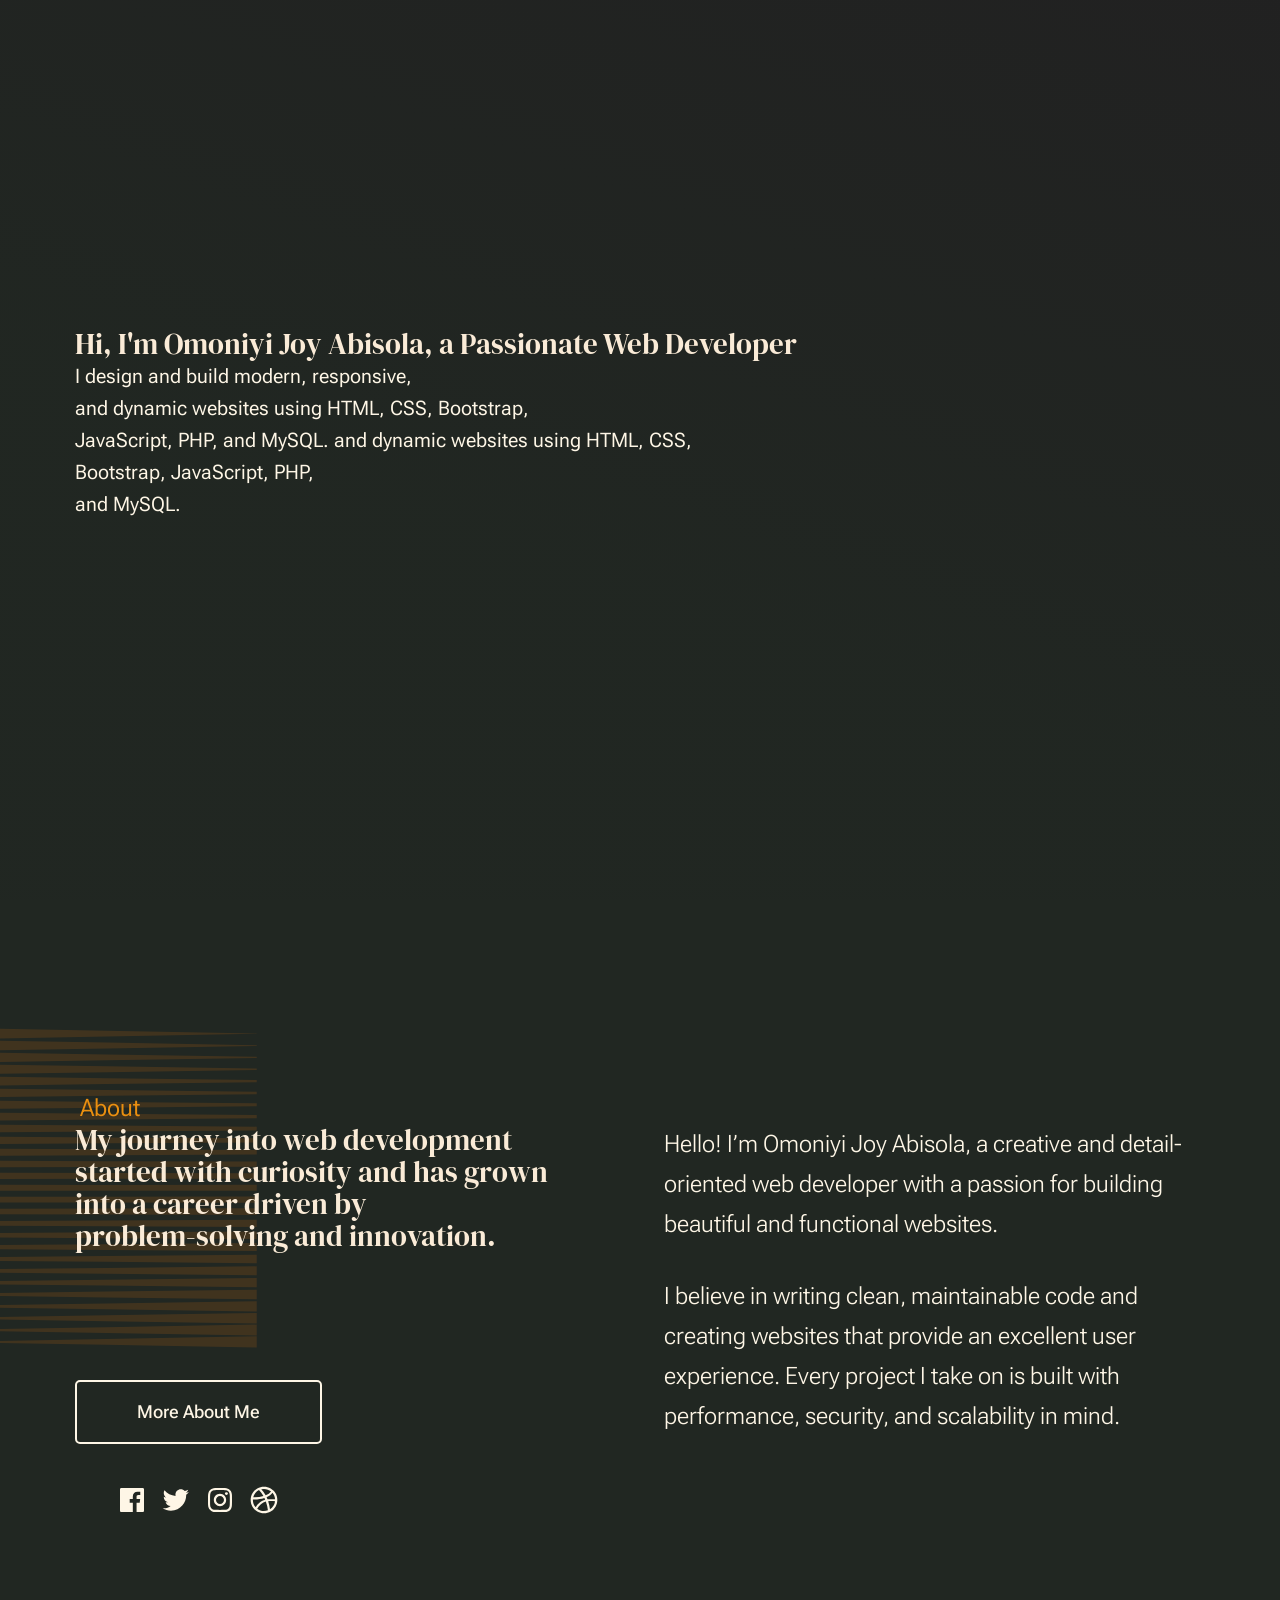
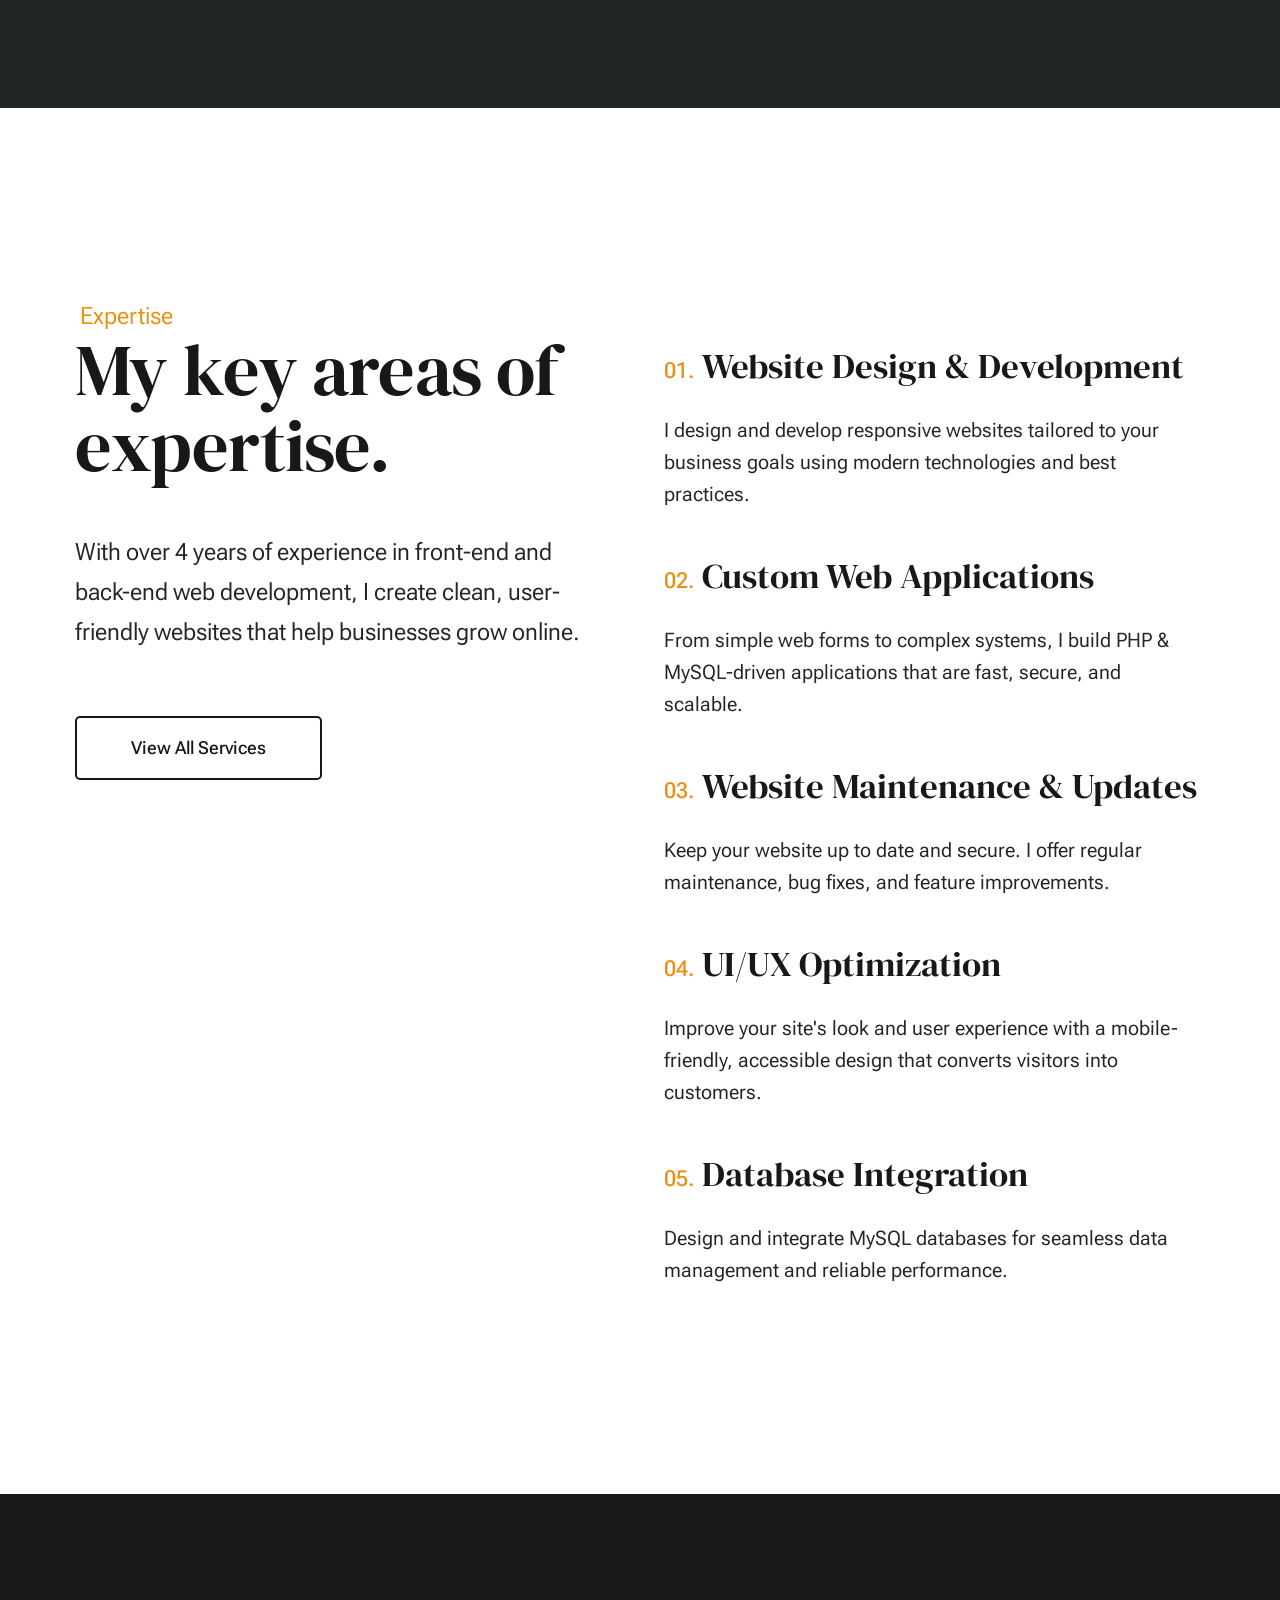
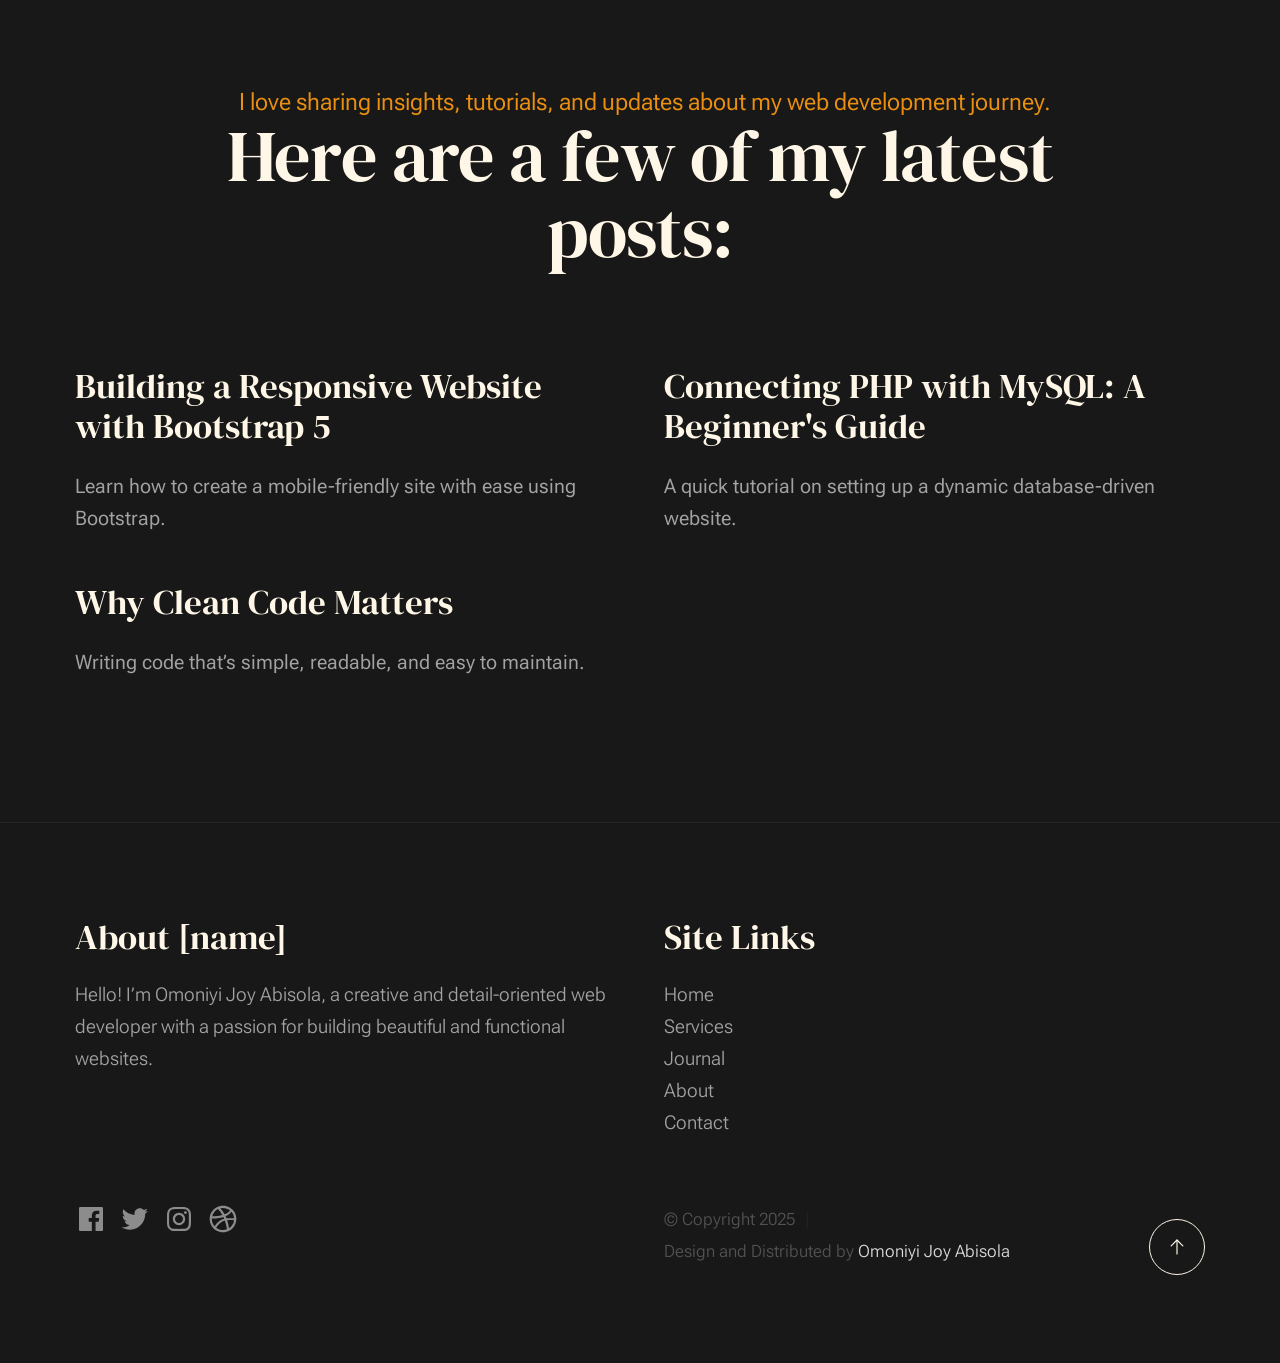
<file: index.html>
<!DOCTYPE html>
<html lang="en" class="no-js" >
<head>

    <!--- basic page needs
    ================================================== -->
    <meta charset="utf-8">
    <meta name="viewport" content="width=device-width, initial-scale=1">
    <title>Joy</title>

    <script>
        document.documentElement.classList.remove('no-js');
        document.documentElement.classList.add('js');
    </script>

    <!-- CSS
    ================================================== -->
    <link rel="stylesheet" href="css/vendor.css">
    <link rel="stylesheet" href="css/styles.css">

    <!-- favicons
    ================================================== -->
    <link rel="apple-touch-icon" sizes="180x180" href="apple-touch-icon.png">
    <link rel="icon" type="image/png" sizes="32x32" href="favicon-32x32.png">
    <link rel="icon" type="image/png" sizes="16x16" href="favicon-16x16.png">
    <link rel="manifest" href="site.webmanifest">

</head>


<body id="top">

    
    <!-- preloader
    ================================================== -->
    <div id="preloader">
        <div id="loader" class="dots-fade">
            <div></div>
            <div></div>
            <div></div>
        </div>
    </div>


    <!-- page wrap
    ================================================== -->
    <div id="page" class="s-pagewrap ss-home">


        <!-- # site header 
        ================================================== -->
        <header class="s-header">

            <div class="row s-header__inner width-sixteen-col">

                <div class="s-header__block">
                    <div class="s-header__logo">
                        <a class="logo" href="index.html">
                            <strong style="color: antiquewhite; margin: 0px; font-family: Monospace; font-size: 40px;">Joy</strong>
                        </a>
                    </div>

                    <a class="s-header__menu-toggle" href="#0"><span>Menu</span></a>
                </div> <!-- end s-header__block -->

                <nav class="s-header__nav">
    
                    <ul class="s-header__menu-links">
                        <li><a href="about.html">About</a></li>
                        <li><a href="services.html">Services</a></li>
                        <li><a href="blog.html">Journal</a></li>
                        <li><a href="contact.html">Contact</a></li>
                    </ul> <!-- s-header__menu-links -->

                    <div class="s-header__contact">
                        <a href="contact.html" class="btn btn--primary s-header__contact-btn">Let's Work Together</a>                        
                    </div> <!-- s-header__contact -->
    
                </nav> <!-- end s-header__nav -->

            </div> <!-- end s-header__inner -->

        </header> <!-- end s-header -->


        <!-- # site main content
        ================================================== -->
        <section id="content" class="s-content">

            <!-- intro
            ----------------------------------------------- -->
            <section id="intro" class="s-intro">

                <div class="row s-intro__content width-sixteen-col">

                    <div class="column lg-12 s-intro__content-inner grid-block">
                        
                        <div class="s-intro__content-text">
                            <h4 style="color: antiquewhite; margin: 0px;">Hi, I'm Omoniyi Joy Abisola, a Passionate Web Developer</h4>
                            <span>
                            I design and build modern, responsive, <br>
                            and dynamic websites using HTML, CSS, Bootstrap,<br>
                             JavaScript, PHP, and MySQL.
                            and dynamic websites using HTML, CSS,<br>
                            Bootstrap, JavaScript, PHP,<br>
                            and MySQL.
                            </span>
                        </div> <!-- s-intro__content-text -->

                        <div class="s-intro__content-media"> 
                            <div class="s-intro__content-media-inner">                               
                                <img src="images/intro-bg.jpg" alt="">
                                <div class="lines">                               
                                    <span></span>                                  
                                </div>
                            </div>
                        </div> <!-- s-intro__content-media -->                      

                        <div class="s-intro__scroll-down">
                            <a href="#about" class="smoothscroll">
                                <div class="scroll-icon">
                                    <svg xmlns="http://www.w3.org/2000/svg" viewBox="0 0 24 24" width="36" height="36" fill="none" stroke="#97b34a" stroke-width="1" stroke-linecap="round" stroke-linejoin="round">&lt;!--!  Atomicons Free 1.00 by @atisalab License - https://atomicons.com/license/ (Icons: CC BY 4.0) Copyright 2021 Atomicons --&gt;<polyline points="7 13 12 18 17 13"></polyline><line x1="12" y1="18" x2="12" y2="6"></line></svg>
                                </div>
                                <span>Scroll for more</span>
                            </a>
                        </div> <!-- s-intro__scroll-down -->
                        
                    </div> <!-- s-intro__content-inner -->

                </div> <!-- s-intro__content -->

            </section> <!-- end s-intro -->

            <!-- about
            ----------------------------------------------- -->
            <section id="about" class="s-about target-section">

                <div class="row s-about__content width-sixteen-col">
                    <div class="column grid-block grid-section-split">

                        <img src="images/geometric_shape.svg" alt="" class="s-about__content-imgbg">

                        <div class="section-header grid-section-split__header">
                            <div class="text-pretitle">About</div>                           
                            <h4 style="color: antiquewhite; margin: 0px;">
                                My journey into web development<br>
                                started with curiosity and has grown<br>
                                into a career driven by <br>
                                problem-solving and innovation.
                            </h4>                           
                        </div> <!-- end section-header -->

                        <div class="s-about__content-main grid-section-split__primary">
                            <p class="attention-getter">
                                Hello! I’m Omoniyi Joy Abisola, a creative and detail-oriented web developer with a passion for building beautiful and functional websites.
                            </p>
                            <p class="attention-getter">
                                I believe in writing clean, maintainable code and creating websites that provide an excellent user experience.
                                Every project I take on is built with performance, security, and scalability in mind.
                            </p>
                        </div> <!-- end s-about__content-main -->

                        <div class="s-about__content-btn grid-section-split__bottom">
                            <a href="about.html" class="btn btn--stroke u-fullwidth">More About Me</a>

                            <ul class="s-about__social social-list">
                                <li>
                                    <a href="#0">
                                        <svg xmlns="http://www.w3.org/2000/svg" width="24" height="24" viewBox="0 0 24 24" style="fill:rgba(0, 0, 0, 1);"><path d="M20,3H4C3.447,3,3,3.448,3,4v16c0,0.552,0.447,1,1,1h8.615v-6.96h-2.338v-2.725h2.338v-2c0-2.325,1.42-3.592,3.5-3.592 c0.699-0.002,1.399,0.034,2.095,0.107v2.42h-1.435c-1.128,0-1.348,0.538-1.348,1.325v1.735h2.697l-0.35,2.725h-2.348V21H20 c0.553,0,1-0.448,1-1V4C21,3.448,20.553,3,20,3z"></path></svg>
                                        <span class="u-screen-reader-text">Facebook</span>
                                    </a>
                                </li>
                                <li>
                                    <a href="#0">
                                        <svg xmlns="http://www.w3.org/2000/svg" width="24" height="24" viewBox="0 0 24 24" style="fill:rgba(0, 0, 0, 1);"><path d="M19.633,7.997c0.013,0.175,0.013,0.349,0.013,0.523c0,5.325-4.053,11.461-11.46,11.461c-2.282,0-4.402-0.661-6.186-1.809 c0.324,0.037,0.636,0.05,0.973,0.05c1.883,0,3.616-0.636,5.001-1.721c-1.771-0.037-3.255-1.197-3.767-2.793 c0.249,0.037,0.499,0.062,0.761,0.062c0.361,0,0.724-0.05,1.061-0.137c-1.847-0.374-3.23-1.995-3.23-3.953v-0.05 c0.537,0.299,1.16,0.486,1.82,0.511C3.534,9.419,2.823,8.184,2.823,6.787c0-0.748,0.199-1.434,0.548-2.032 c1.983,2.443,4.964,4.04,8.306,4.215c-0.062-0.3-0.1-0.611-0.1-0.923c0-2.22,1.796-4.028,4.028-4.028 c1.16,0,2.207,0.486,2.943,1.272c0.91-0.175,1.782-0.512,2.556-0.973c-0.299,0.935-0.936,1.721-1.771,2.22 c0.811-0.088,1.597-0.312,2.319-0.624C21.104,6.712,20.419,7.423,19.633,7.997z"></path></svg>
                                        <span class="u-screen-reader-text">Twitter</span>
                                    </a>
                                </li>
                                <li>
                                    <a href="#0">
                                        <svg xmlns="http://www.w3.org/2000/svg" width="24" height="24" viewBox="0 0 24 24" style="fill:rgba(0, 0, 0, 1);"><path d="M11.999,7.377c-2.554,0-4.623,2.07-4.623,4.623c0,2.554,2.069,4.624,4.623,4.624c2.552,0,4.623-2.07,4.623-4.624 C16.622,9.447,14.551,7.377,11.999,7.377L11.999,7.377z M11.999,15.004c-1.659,0-3.004-1.345-3.004-3.003 c0-1.659,1.345-3.003,3.004-3.003s3.002,1.344,3.002,3.003C15.001,13.659,13.658,15.004,11.999,15.004L11.999,15.004z"></path><circle cx="16.806" cy="7.207" r="1.078"></circle><path d="M20.533,6.111c-0.469-1.209-1.424-2.165-2.633-2.632c-0.699-0.263-1.438-0.404-2.186-0.42 c-0.963-0.042-1.268-0.054-3.71-0.054s-2.755,0-3.71,0.054C7.548,3.074,6.809,3.215,6.11,3.479C4.9,3.946,3.945,4.902,3.477,6.111 c-0.263,0.7-0.404,1.438-0.419,2.186c-0.043,0.962-0.056,1.267-0.056,3.71c0,2.442,0,2.753,0.056,3.71 c0.015,0.748,0.156,1.486,0.419,2.187c0.469,1.208,1.424,2.164,2.634,2.632c0.696,0.272,1.435,0.426,2.185,0.45 c0.963,0.042,1.268,0.055,3.71,0.055s2.755,0,3.71-0.055c0.747-0.015,1.486-0.157,2.186-0.419c1.209-0.469,2.164-1.424,2.633-2.633 c0.263-0.7,0.404-1.438,0.419-2.186c0.043-0.962,0.056-1.267,0.056-3.71s0-2.753-0.056-3.71C20.941,7.57,20.801,6.819,20.533,6.111z M19.315,15.643c-0.007,0.576-0.111,1.147-0.311,1.688c-0.305,0.787-0.926,1.409-1.712,1.711c-0.535,0.199-1.099,0.303-1.67,0.311 c-0.95,0.044-1.218,0.055-3.654,0.055c-2.438,0-2.687,0-3.655-0.055c-0.569-0.007-1.135-0.112-1.669-0.311 c-0.789-0.301-1.414-0.923-1.719-1.711c-0.196-0.534-0.302-1.099-0.311-1.669c-0.043-0.95-0.053-1.218-0.053-3.654 c0-2.437,0-2.686,0.053-3.655c0.007-0.576,0.111-1.146,0.311-1.687c0.305-0.789,0.93-1.41,1.719-1.712 c0.534-0.198,1.1-0.303,1.669-0.311c0.951-0.043,1.218-0.055,3.655-0.055c2.437,0,2.687,0,3.654,0.055 c0.571,0.007,1.135,0.112,1.67,0.311c0.786,0.303,1.407,0.925,1.712,1.712c0.196,0.534,0.302,1.099,0.311,1.669 c0.043,0.951,0.054,1.218,0.054,3.655c0,2.436,0,2.698-0.043,3.654H19.315z"></path></svg>
                                        <span class="u-screen-reader-text">Instagram</span>
                                    </a>
                                </li>
                                <li>
                                    <a href="#0">
                                        <svg xmlns="http://www.w3.org/2000/svg" width="24" height="24" viewBox="0 0 24 24" style="fill: rgba(0, 0, 0, 1);"><path d="M20.66 6.98a9.932 9.932 0 0 0-3.641-3.64C15.486 2.447 13.813 2 12 2s-3.486.447-5.02 1.34c-1.533.893-2.747 2.107-3.64 3.64S2 10.187 2 12s.446 3.487 1.34 5.02a9.924 9.924 0 0 0 3.641 3.64C8.514 21.553 10.187 22 12 22s3.486-.447 5.02-1.34a9.932 9.932 0 0 0 3.641-3.64C21.554 15.487 22 13.813 22 12s-.446-3.487-1.34-5.02zM12 3.66c2 0 3.772.64 5.32 1.919-.92 1.174-2.286 2.14-4.1 2.9-1.002-1.813-2.088-3.327-3.261-4.54A7.715 7.715 0 0 1 12 3.66zM5.51 6.8a8.116 8.116 0 0 1 2.711-2.22c1.212 1.201 2.325 2.7 3.34 4.5-2 .6-4.114.9-6.341.9-.573 0-1.006-.013-1.3-.04A8.549 8.549 0 0 1 5.51 6.8zM3.66 12c0-.054.003-.12.01-.2.007-.08.01-.146.01-.2.254.014.641.02 1.161.02 2.666 0 5.146-.367 7.439-1.1.187.373.381.793.58 1.26-1.32.293-2.674 1.006-4.061 2.14S6.4 16.247 5.76 17.5c-1.4-1.587-2.1-3.42-2.1-5.5zM12 20.34c-1.894 0-3.594-.587-5.101-1.759.601-1.187 1.524-2.322 2.771-3.401 1.246-1.08 2.483-1.753 3.71-2.02a29.441 29.441 0 0 1 1.56 6.62 8.166 8.166 0 0 1-2.94.56zm7.08-3.96a8.351 8.351 0 0 1-2.58 2.621c-.24-2.08-.7-4.107-1.379-6.081.932-.066 1.765-.1 2.5-.1.799 0 1.686.034 2.659.1a8.098 8.098 0 0 1-1.2 3.46zm-1.24-5c-1.16 0-2.233.047-3.22.14a27.053 27.053 0 0 0-.68-1.62c2.066-.906 3.532-2.006 4.399-3.3 1.2 1.414 1.854 3.027 1.96 4.84-.812-.04-1.632-.06-2.459-.06z"></path></svg>
                                        <span class="u-screen-reader-text">Dribbble</span>
                                    </a>
                                </li>
                            </ul> <!-- end s-footer__social -->
                        </div> <!-- end s-about__content-btn -->
                    
                    </div> <!-- content-inner -->
                </div>
                
            </section> <!-- end s-about -->

            <!-- expertise
            ----------------------------------------------- -->
            <section id="expertise" class="s-expertise">

                <div class="row s-expertise__content width-sixteen-col">
                    <div class="column xl-12 grid-block grid-section-split">

                        <div class="section-header grid-section-split__header">
                            <div class="text-pretitle">Expertise</div>                           
                            <h2 class="text-display-title">
                            My key areas of expertise.
                            </h2>     
                            
                            <p class="lead">
                            With over 4 years of experience in front-end and back-end web development, I create clean, user-friendly websites that help businesses grow online.
                            </p>
                        </div> <!-- end section-header -->

                        <div class="s-expertise__content-main grid-section-split__primary">

                            <div class="grid-list-items list-items show-ctr">
                                <div class="grid-list-items__item list-items__item">
                                    <div class="grid-list-items__title list-items__item-header">
                                        <h3 class="list-items__item-title">Website Design & Development</h3>
                                    </div>
                                    <div class="grid-list-items__text list-items__item-text">
                                        <p>
                                        I design and develop responsive websites tailored to your business goals using modern technologies and best practices.
                                        </p>
                                    </div>
                                </div> <!-- list-item -->
                                <div class="grid-list-items__item list-items__item">
                                    <div class="grid-list-items__title list-items__item-header">
                                        <h3 class="list-items__item-title">Custom Web Applications</h3>
                                    </div>
                                    <div class="grid-list-items__text list-items__item-text">
                                        <p>
                                        From simple web forms to complex systems, I build PHP & MySQL-driven applications that are fast, secure, and scalable.
                                        </p>
                                    </div>
                                </div> <!-- list-expertise__item -->
                                <div class="grid-list-items__item list-items__item">
                                    <div class="grid-list-items__title list-items__item-header">
                                        <h3 class="list-items__item-title">Website Maintenance & Updates</h3>
                                    </div>
                                    <div class="grid-list-items__text list-items__item-text">
                                        <p>
                                        Keep your website up to date and secure. I offer regular maintenance, bug fixes, and feature improvements.
                                        </p>
                                    </div>
                                </div> <!-- list-expertise__item -->
                                <div class="grid-list-items__item list-items__item">
                                    <div class="grid-list-items__title list-items__item-header">
                                        <h3 class="list-items__item-title">UI/UX Optimization</h3>
                                    </div>
                                    <div class="grid-list-items__text list-items__item-text">
                                        <p>
                                        Improve your site's look and user experience with a mobile-friendly, accessible design that converts visitors into customers.
                                        </p>
                                    </div>
                                </div> <!-- list-expertise__item -->
                                <div class="grid-list-items__item list-items__item">
                                    <div class="grid-list-items__title list-items__item-header">
                                        <h3 class="list-items__item-title">Database Integration</h3>
                                    </div>
                                    <div class="grid-list-items__text list-items__item-text">
                                        <p>
                                        Design and integrate MySQL databases for seamless data management and reliable performance.
                                        </p>
                                    </div>
                                </div> <!-- list-expertise__item -->

                            </div> <!-- grid-list-items -->
                        </div> <!-- end s-expertise__content-main -->

                        <div class="s-expertise__content-btn grid-section-split__bottom">
                            <a href="services.html" class="btn btn--stroke u-fullwidth">View All Services</a>
                        </div> <!-- end s-about__content-btn -->

                    </div> <!-- end grid-block-->
                </div> <!-- end s-expertise__content -->

            </section> <!-- end s-expertise -->

        <!-- # journal
        ================================================== -->
        <section id="journal" class="s-journal">

            <div class="row s-journal__content width-sixteen-col">
                <div class="column xl-12 grid-block">

                    <div class="grid-full section-header text-center">
                        <div class="text-pretitle">I love sharing insights, tutorials, and updates about my web development journey.</div>                           
                        <h5 class="text-display-title">
                        Here are a few of my latest posts:
                        </h5>  
                    </div> <!-- end section-header --> 

                    <div class="grid-full s-journal__content-main grid-list-items">

                        <div class="grid-list-items__item blog-card">
                            <div class="blog-card__header">
                                <h3 class="blog-card__title">Building a Responsive Website with Bootstrap 5</h3>
                            </div>
                            <div class="blog-card__text">
                                <p>
                                Learn how to create a mobile-friendly site with ease using Bootstrap.
                                </p>
                            </div>
                        </div> <!-- end blog-card -->
                        <div class="grid-list-items__item blog-card">
                            <div class="blog-card__header">
                                <h3 class="blog-card__title">Connecting PHP with MySQL: A Beginner's Guide</h3>
                            </div>
                            <div class="blog-card__text">
                                <p>
                                A quick tutorial on setting up a dynamic database-driven website.
                                </p>
                            </div>
                        </div> <!-- end blog-card -->
                        <div class="grid-list-items__item blog-card">
                            <div class="blog-card__header">
                                <h3 class="blog-card__title">Why Clean Code Matters</h3>
                            </div>
                            <div class="blog-card__text">
                                <p>
                                Writing code that’s simple, readable, and easy to maintain.
                                </p>
                            </div>
                        </div> <!-- end blog card -->

                    </div> <!-- end grid-list-items -->

                </div> <!-- end grid-block-->
            </div> <!-- end s-journal__content -->

        </section> <!-- end s-journal -->


        <!-- # footer 
        ================================================== -->
        <footer class="s-footer">
            <div class="row s-footer__content">
                <div class="column xl-6 lg-6 md-12 s-footer__block s-footer__about">                    
                    <h3>About [name]</h3>
                    <p>
                    Hello! I’m  Omoniyi Joy Abisola, a creative and detail-oriented web developer with a passion for building beautiful and functional websites.
                    </p>               
                </div>                
                <div class="column xl-3 lg-6 md-12 s-footer__block s-footer__site-links">
                    <h3>Site Links</h3>
                    <ul class="link-list">
                        <li><a href="index.html">Home</a></li>
                        <li><a href="services.html">Services</a></li>
                        <li><a href="blog.html">Journal</a></li>
                        <li><a href="about.html">About</a></li>
                        <li><a href="contact.html">Contact</a></li>
                    </ul>
                </div>
            </div>    
            
            <div class="row s-footer__bottom">
                <div class="column xl-6 lg-12">
                    <ul class="s-footer__social social-list">
                        <li>
                            <a href="#0">
                                <svg xmlns="http://www.w3.org/2000/svg" width="24" height="24" viewBox="0 0 24 24" style="fill:rgba(0, 0, 0, 1);"><path d="M20,3H4C3.447,3,3,3.448,3,4v16c0,0.552,0.447,1,1,1h8.615v-6.96h-2.338v-2.725h2.338v-2c0-2.325,1.42-3.592,3.5-3.592 c0.699-0.002,1.399,0.034,2.095,0.107v2.42h-1.435c-1.128,0-1.348,0.538-1.348,1.325v1.735h2.697l-0.35,2.725h-2.348V21H20 c0.553,0,1-0.448,1-1V4C21,3.448,20.553,3,20,3z"></path></svg>
                                <span class="u-screen-reader-text">Facebook</span>
                            </a>
                        </li>
                        <li>
                            <a href="#0">
                                <svg xmlns="http://www.w3.org/2000/svg" width="24" height="24" viewBox="0 0 24 24" style="fill:rgba(0, 0, 0, 1);"><path d="M19.633,7.997c0.013,0.175,0.013,0.349,0.013,0.523c0,5.325-4.053,11.461-11.46,11.461c-2.282,0-4.402-0.661-6.186-1.809 c0.324,0.037,0.636,0.05,0.973,0.05c1.883,0,3.616-0.636,5.001-1.721c-1.771-0.037-3.255-1.197-3.767-2.793 c0.249,0.037,0.499,0.062,0.761,0.062c0.361,0,0.724-0.05,1.061-0.137c-1.847-0.374-3.23-1.995-3.23-3.953v-0.05 c0.537,0.299,1.16,0.486,1.82,0.511C3.534,9.419,2.823,8.184,2.823,6.787c0-0.748,0.199-1.434,0.548-2.032 c1.983,2.443,4.964,4.04,8.306,4.215c-0.062-0.3-0.1-0.611-0.1-0.923c0-2.22,1.796-4.028,4.028-4.028 c1.16,0,2.207,0.486,2.943,1.272c0.91-0.175,1.782-0.512,2.556-0.973c-0.299,0.935-0.936,1.721-1.771,2.22 c0.811-0.088,1.597-0.312,2.319-0.624C21.104,6.712,20.419,7.423,19.633,7.997z"></path></svg>
                                <span class="u-screen-reader-text">Twitter</span>
                            </a>
                        </li>
                        <li>
                            <a href="#0">
                                <svg xmlns="http://www.w3.org/2000/svg" width="24" height="24" viewBox="0 0 24 24" style="fill:rgba(0, 0, 0, 1);"><path d="M11.999,7.377c-2.554,0-4.623,2.07-4.623,4.623c0,2.554,2.069,4.624,4.623,4.624c2.552,0,4.623-2.07,4.623-4.624 C16.622,9.447,14.551,7.377,11.999,7.377L11.999,7.377z M11.999,15.004c-1.659,0-3.004-1.345-3.004-3.003 c0-1.659,1.345-3.003,3.004-3.003s3.002,1.344,3.002,3.003C15.001,13.659,13.658,15.004,11.999,15.004L11.999,15.004z"></path><circle cx="16.806" cy="7.207" r="1.078"></circle><path d="M20.533,6.111c-0.469-1.209-1.424-2.165-2.633-2.632c-0.699-0.263-1.438-0.404-2.186-0.42 c-0.963-0.042-1.268-0.054-3.71-0.054s-2.755,0-3.71,0.054C7.548,3.074,6.809,3.215,6.11,3.479C4.9,3.946,3.945,4.902,3.477,6.111 c-0.263,0.7-0.404,1.438-0.419,2.186c-0.043,0.962-0.056,1.267-0.056,3.71c0,2.442,0,2.753,0.056,3.71 c0.015,0.748,0.156,1.486,0.419,2.187c0.469,1.208,1.424,2.164,2.634,2.632c0.696,0.272,1.435,0.426,2.185,0.45 c0.963,0.042,1.268,0.055,3.71,0.055s2.755,0,3.71-0.055c0.747-0.015,1.486-0.157,2.186-0.419c1.209-0.469,2.164-1.424,2.633-2.633 c0.263-0.7,0.404-1.438,0.419-2.186c0.043-0.962,0.056-1.267,0.056-3.71s0-2.753-0.056-3.71C20.941,7.57,20.801,6.819,20.533,6.111z M19.315,15.643c-0.007,0.576-0.111,1.147-0.311,1.688c-0.305,0.787-0.926,1.409-1.712,1.711c-0.535,0.199-1.099,0.303-1.67,0.311 c-0.95,0.044-1.218,0.055-3.654,0.055c-2.438,0-2.687,0-3.655-0.055c-0.569-0.007-1.135-0.112-1.669-0.311 c-0.789-0.301-1.414-0.923-1.719-1.711c-0.196-0.534-0.302-1.099-0.311-1.669c-0.043-0.95-0.053-1.218-0.053-3.654 c0-2.437,0-2.686,0.053-3.655c0.007-0.576,0.111-1.146,0.311-1.687c0.305-0.789,0.93-1.41,1.719-1.712 c0.534-0.198,1.1-0.303,1.669-0.311c0.951-0.043,1.218-0.055,3.655-0.055c2.437,0,2.687,0,3.654,0.055 c0.571,0.007,1.135,0.112,1.67,0.311c0.786,0.303,1.407,0.925,1.712,1.712c0.196,0.534,0.302,1.099,0.311,1.669 c0.043,0.951,0.054,1.218,0.054,3.655c0,2.436,0,2.698-0.043,3.654H19.315z"></path></svg>
                                <span class="u-screen-reader-text">Instagram</span>
                            </a>
                        </li>
                        <li>
                            <a href="#0">
                                <svg xmlns="http://www.w3.org/2000/svg" width="24" height="24" viewBox="0 0 24 24" style="fill: rgba(0, 0, 0, 1);"><path d="M20.66 6.98a9.932 9.932 0 0 0-3.641-3.64C15.486 2.447 13.813 2 12 2s-3.486.447-5.02 1.34c-1.533.893-2.747 2.107-3.64 3.64S2 10.187 2 12s.446 3.487 1.34 5.02a9.924 9.924 0 0 0 3.641 3.64C8.514 21.553 10.187 22 12 22s3.486-.447 5.02-1.34a9.932 9.932 0 0 0 3.641-3.64C21.554 15.487 22 13.813 22 12s-.446-3.487-1.34-5.02zM12 3.66c2 0 3.772.64 5.32 1.919-.92 1.174-2.286 2.14-4.1 2.9-1.002-1.813-2.088-3.327-3.261-4.54A7.715 7.715 0 0 1 12 3.66zM5.51 6.8a8.116 8.116 0 0 1 2.711-2.22c1.212 1.201 2.325 2.7 3.34 4.5-2 .6-4.114.9-6.341.9-.573 0-1.006-.013-1.3-.04A8.549 8.549 0 0 1 5.51 6.8zM3.66 12c0-.054.003-.12.01-.2.007-.08.01-.146.01-.2.254.014.641.02 1.161.02 2.666 0 5.146-.367 7.439-1.1.187.373.381.793.58 1.26-1.32.293-2.674 1.006-4.061 2.14S6.4 16.247 5.76 17.5c-1.4-1.587-2.1-3.42-2.1-5.5zM12 20.34c-1.894 0-3.594-.587-5.101-1.759.601-1.187 1.524-2.322 2.771-3.401 1.246-1.08 2.483-1.753 3.71-2.02a29.441 29.441 0 0 1 1.56 6.62 8.166 8.166 0 0 1-2.94.56zm7.08-3.96a8.351 8.351 0 0 1-2.58 2.621c-.24-2.08-.7-4.107-1.379-6.081.932-.066 1.765-.1 2.5-.1.799 0 1.686.034 2.659.1a8.098 8.098 0 0 1-1.2 3.46zm-1.24-5c-1.16 0-2.233.047-3.22.14a27.053 27.053 0 0 0-.68-1.62c2.066-.906 3.532-2.006 4.399-3.3 1.2 1.414 1.854 3.027 1.96 4.84-.812-.04-1.632-.06-2.459-.06z"></path></svg>
                                <span class="u-screen-reader-text">Dribbble</span>
                            </a>
                        </li>
                    </ul> <!-- end s-footer__social -->
                </div>
                <div class="column xl-6 lg-12">
                    <p class="ss-copyright">
                        <span>© Copyright 2025</span> 
                        <span>Design and Distributed by <a href="#"> Omoniyi Joy Abisola</a></span>
                    </p>
                </div>

                <div class="ss-go-top">
                    <a class="smoothscroll" title="Back to Top" href="#top">
                        <svg xmlns="http://www.w3.org/2000/svg" viewBox="0 0 24 24" width="36" height="36" fill="none" stroke="#ffffff" stroke-width="1" stroke-linecap="round" stroke-linejoin="round">&lt;!--!  Atomicons Free 1.00 by @atisalab License - https://atomicons.com/license/ (Icons: CC BY 4.0) Copyright 2021 Atomicons --&gt;<polyline points="17 11 12 6 7 11"></polyline><line x1="12" y1="18" x2="12" y2="6"></line></svg>
                    </a>
                </div> <!-- end ss-go-top -->
            </div>
            
        </footer> <!-- end s-footer -->

    </div> <!-- end page-wrap -->

    <!-- Java Script
    ================================================== -->
    <script src="js/plugins.js"></script>
    <script src="js/main.js"></script>

</body>
</html>
</file>
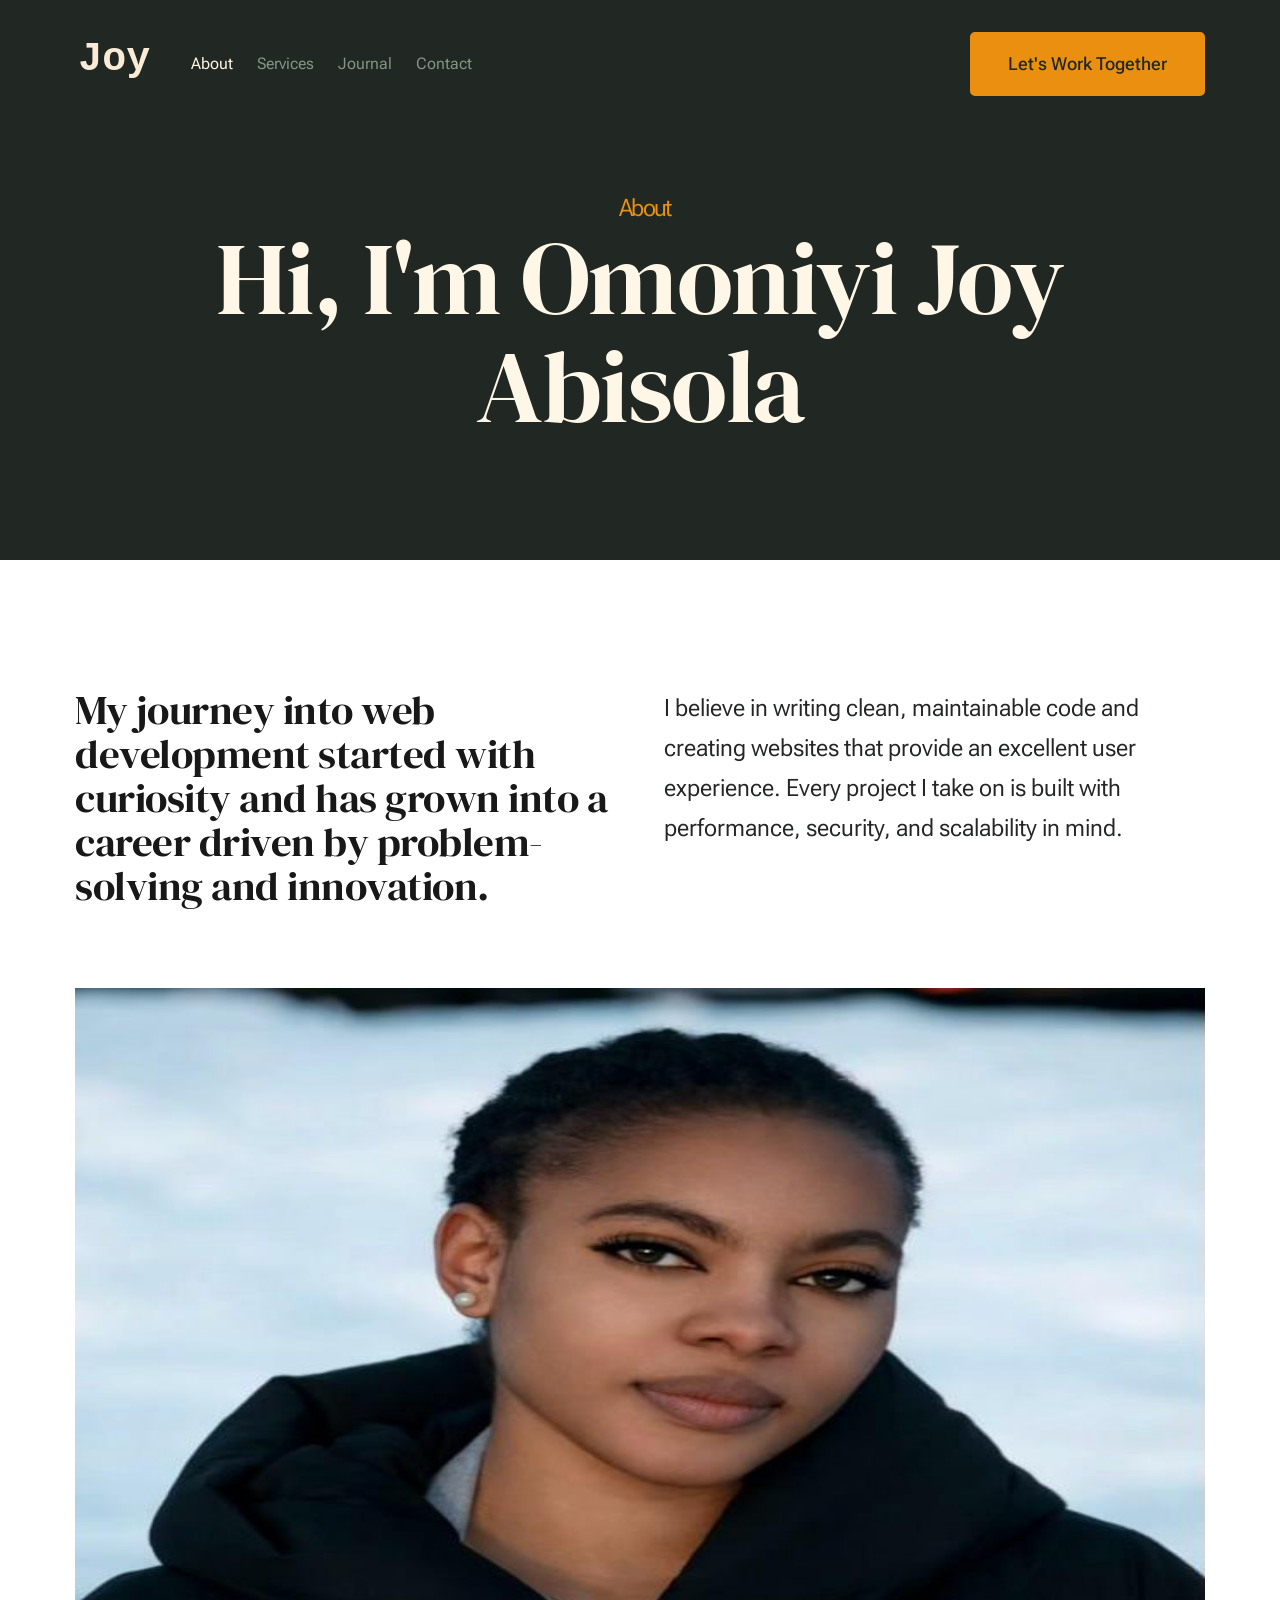
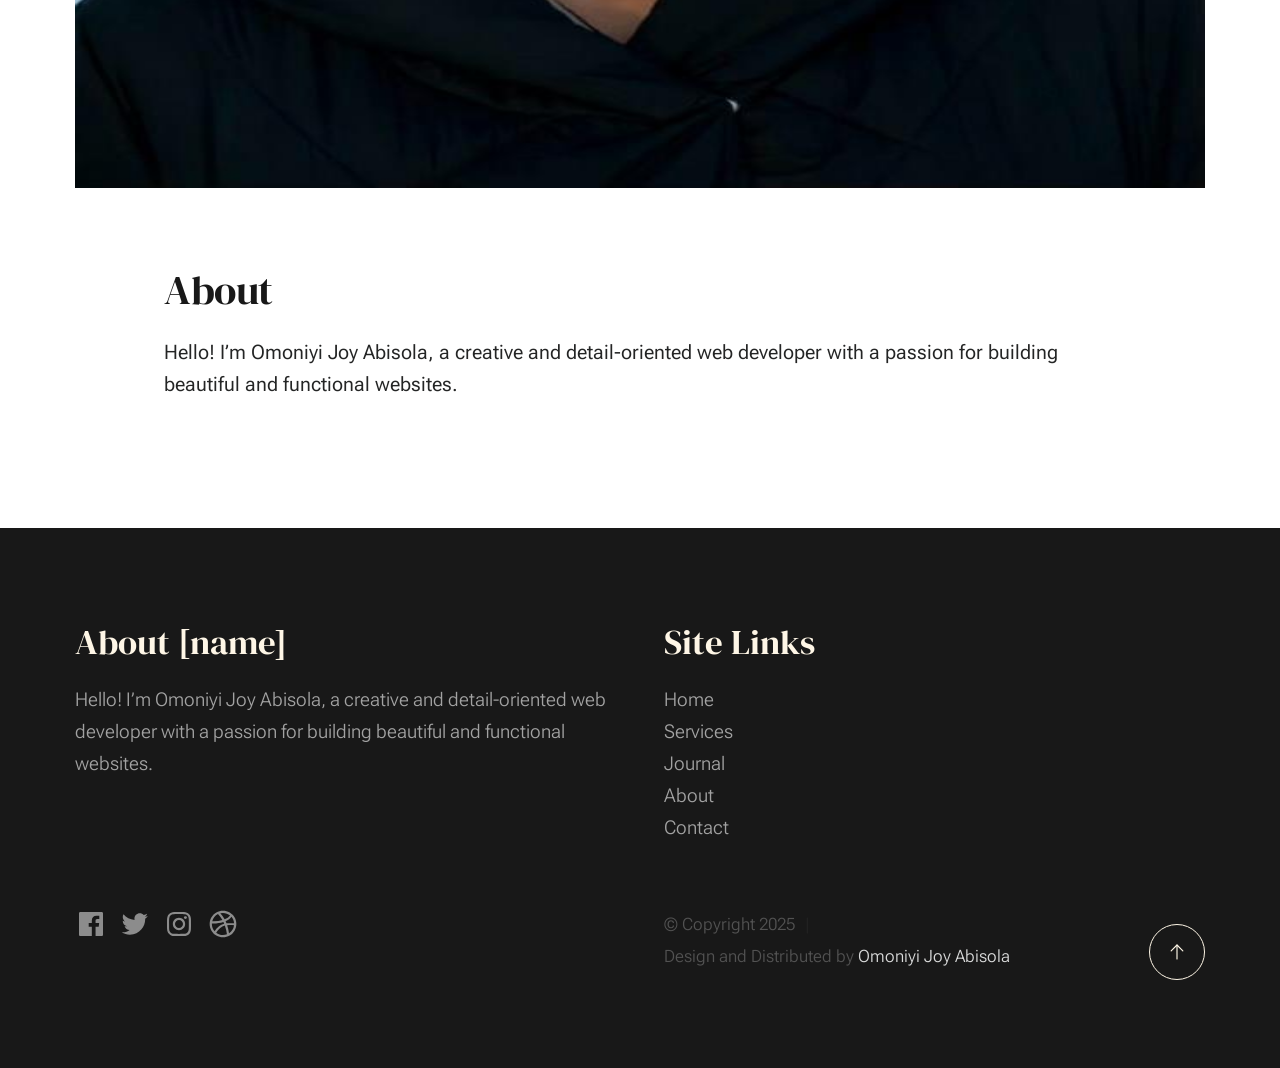
<file: about.html>
<!DOCTYPE html>
<html lang="en" class="no-js" >
<head>

    <!--- basic page needs
    ================================================== -->
    <meta charset="utf-8">
    <meta name="viewport" content="width=device-width, initial-scale=1">
    <title>About - Joy</title>

    <script>
        document.documentElement.classList.remove('no-js');
        document.documentElement.classList.add('js');
    </script>

    <!-- CSS
    ================================================== -->
    <link rel="stylesheet" href="css/vendor.css">
    <link rel="stylesheet" href="css/styles.css">

    <!-- favicons
    ================================================== -->
    <link rel="apple-touch-icon" sizes="180x180" href="apple-touch-icon.png">
    <link rel="icon" type="image/png" sizes="32x32" href="favicon-32x32.png">
    <link rel="icon" type="image/png" sizes="16x16" href="favicon-16x16.png">
    <link rel="manifest" href="site.webmanifest">

</head>


<body id="top">


    <!-- preloader
    ================================================== -->
    <div id="preloader">
        <div id="loader" class="dots-fade">
            <div></div>
            <div></div>
            <div></div>
        </div>
    </div>


    <!-- page wrap
    ================================================== -->
    <div id="page" class="s-pagewrap">


        <!-- # site header 
        ================================================== -->
        <header class="s-header">

            <div class="row s-header__inner width-sixteen-col">

                <div class="s-header__block">
                    <div class="s-header__logo">
                       <a class="logo" href="index.html">
                            <strong style="color: antiquewhite; margin: 0px; font-family: Monospace; font-size: 40px;">Joy</strong>
                        </a>
                    </div>

                    <a class="s-header__menu-toggle" href="#0"><span>Menu</span></a>
                </div> <!-- end s-header__block -->

                <nav class="s-header__nav">
    
                    <ul class="s-header__menu-links">
                        <li class="current"><a href="about.html">About</a></li>
                        <li><a href="services.html">Services</a></li>
                        <li><a href="blog.html">Journal</a></li>
                        <li><a href="contact.html">Contact</a></li>
                    </ul> <!-- s-header__menu-links -->

                    <div class="s-header__contact">
                        <a href="contact.html" class="btn btn--primary s-header__contact-btn">Let's Work Together</a>                        
                    </div> <!-- s-header__contact -->
    
                </nav> <!-- end s-header__nav -->

            </div> <!-- end s-header__inner -->

        </header> <!-- end s-header -->


        <!-- # site main content
        ================================================== -->
        <section id="content" class="s-content">

               <section class="s-pageheader pageheader">
                    <div class="row">
                        <div class="column xl-12">
                            <h1 class="page-title">
                                <span class="page-title__small-type text-pretitle">About</span>
                                Hi, I'm Omoniyi Joy Abisola
                            </h1>
                            
                        </div>
                    </div>
               </section> <!-- end pageheader --> 

               <section class="s-pagecontent pagecontent">

                    <div class="row pageintro">
                        <div class="column xl-6 lg-12">
                            <h2 style="margin: 0px;">My journey into web development started with curiosity and has grown into a career driven by problem-solving and innovation.</h2>
                        </div>
                        <div class="column xl-6 lg-12 u-flexitem-x-right">
                            <p class="lead">
                                I believe in writing clean, maintainable code and creating websites that provide an excellent user experience.
                                Every project I take on is built with performance, security, and scalability in mind.
                            </p>
                        </div>                       
                    </div> <!-- end pageintro -->   
                    
                    <div class="row pagemedia">
                        <d class="column xl-12">
                            <figure class="page-media">                                
                                <img src="images/intro-bg.jpg" style="width: 100%; height: 800px;">
                            </figure>
                        </d>
                    </div> <!-- end pagemedia -->

                    <div class="row width-narrower pagemain">
                        <div class="column xl-12"> 

                            <h2>About</h2>
                            <p>
                            Hello! I’m  Omoniyi Joy Abisola, a creative and detail-oriented web developer with a passion for building beautiful and functional websites.
                            </p>
<!--
                            <h2 class="u-add-bottom">My Values & Beliefs</h2>

                            <div class="grid-list-items list-items">
                                <div class="grid-list-items__item list-items__item u-remove-bottom">
                                    <div class="list-items__item-header">
                                        <h6 class="list-items__item-small-title">Consectetur</h6>
                                    </div>
                                    <p>
                                    Lorem ipsum dolor sit amet consectetur adipisicing elit. Mollitia accusamus consectetur adipisicing elit excepturi corrupti 
                                    nam quae exercitationem cupiditate, provident ipsa delectus vero possimus reprehenderit quas ut officiis tempora voluptatum 
                                    quibusdam consectetur commodi.
                                    </p>
                                </div>
                                <div class="grid-list-items__item list-items__item u-remove-bottom">
                                    <div class="list-items__item-header">
                                        <h6 class="list-items__item-small-title">Adipisicing</h6>
                                    </div>
                                    <p> 
                                    Molestias, autem impedit culpa dolores excepturi, quidem unde ducimus, rerum commodi deserunt earum, minus voluptatum.
                                    Lorem ipsum dolor sit amet consectetur, adipisicing elit. Saepe doloremque provident quas quae exercitationem laboriosam.
                                    </p>
                                </div>
                                <div class="grid-list-items__item list-items__item u-remove-bottom">
                                    <div class="list-items__item-header">
                                        <h6 class="list-items__item-small-title">Doloremque</h6>
                                    </div>
                                    <p>
                                    Mollitia accusamus consectetur. Lorem ipsum dolor sit amet consectetur adipisicing elit. Adipisicing elit excepturi corrupti 
                                    nam quae exercitationem cupiditate, provident ipsa delectus vero possimus reprehenderit quas ut officiis tempora voluptatum 
                                    quibusdam consectetur commodi!
                                    </p>
                                </div>
                                <div class="grid-list-items__item list-items__item u-remove-bottom">
                                    <div class="list-items__item-header">
                                        <h6 class="list-items__item-small-title">Assumenda</h6>
                                    </div>
                                    <p>
                                    Lorem ipsum dolor sit amet consectetur, adipisicing elit. Saepe doloremque provident quas quae exercitationem laboriosam. 
                                    Molestias, autem? Impedit culpa dolores excepturi, quidem unde ducimus, rerum commodi deserunt earum, minus voluptatum?
                                    </p>
                                </div>
                            </div> --> <!--grid-list-items -->

                            <!--
                            <h2>Why Work With Me</h2>
                            <p>
                            Lorem ipsum dolor sit amet consectetur adipisicing elit. Eaque temporibus culpa perferendis expedita assumenda mollitia magnam, 
                            facilis voluptates voluptatum animi numquam quas ea praesentium quaerat maxime sunt odit inventore itaque est et autem sequi nulla. 
                            Distinctio obcaecati nesciunt asperiores dolorum tenetur voluptates, nemo alias doloremque. Quos cumque ipsum laudantium odio vero aut 
                            odit nostrum aliquam? Nostrum in facilis, minus fuga quasi voluptas explicabo possimus incidunt, expedita tempora eius rem nobis sequi. 
                            Doloribus esse sint suscipit quam nisi blanditiis voluptate explicabo.
                            </p>

                            <p>
                            Quibusdam quis autem voluptatibus earum vel ex error ea magni. Rerum quam quos. Aut asperiores sit mollitia. Rem neque et voluptatem 
                            eos quia sed eligendi et. Eaque velit eligendi ut magnam. Cumque ducimus laborum doloribus facere maxime vel earum quidem enim suscipit. 
                            Numquam, corporis accusamus commodi saepe nostrum nesciunt nisi rem necessitatibus unde laboriosam molestias, quam ipsa voluptatum sed 
                            ex cumque facilis assumenda maiores tempore reiciendis enim accusantium?
                            </p>                   

                            <h2>A Few More Words About Myself</h2>
                            <p>
                            Lorem ipsum dolor sit amet consectetur adipisicing elit. Et assumenda debitis aut quidem ad voluptates quibusdam soluta temporibus, 
                            eveniet nobis tempore sunt, provident sapiente accusamus dignissimos voluptatum fugiat nulla dicta nihil molestiae aspernatur error in. 
                            Ut quo porro voluptatum delectus asperiores culpa non cum facere minima nesciunt assumenda, praesentium reprehenderit accusamus, quam 
                            repellat nobis nemo? Ut magnam unde culpa pariatur possimus sunt fugiat ea maxime praesentium eaque quo odio sed eligendi harum dolor, 
                            repellendus reprehenderit facere nihil quam. Saepe, magni.
                            </p>

                        </div> --> <!-- end grid-block-->
                    <!-- </div> end pagemain -->

               <!--</section>  pagecontent 

               <section class="s-testimonials">-->

                    <!--<div class="s-testimonials__header row row-x-center text-center">
                        <div class="column xl-8 lg-12">
        
                            <p class="text-pretitle">
                            Testimonials
                            </p>
                            <h3>
                            Reviews From Real Clients
                            </h3>                        
        
                        </div>
                    </div> end s-testimonials__header -->

                    <!-- <div class="row s-testimonials__content">
                        <div class="column xl-12 testimonials">

                            <div class="swiper-container testimonials__slider page-slider">

                                <div class="swiper-wrapper">
                                    <div class="testimonials__slide swiper-slide">
                                        <p>
                                        Molestiae incidunt consequatur quis ipsa autem nam sit enim magni. Voluptas tempore rem. 
                                        Explicabo a quaerat sint autem dolore ducimus ut consequatur neque. Nisi dolores quaerat fuga rem nihil nostrum.
                                        Laudantium quia consequatur molestias.
                                        </p>
                                        <div class="testimonials__author">
                                            <img src="images/avatars/user-01.jpg" alt="Author image" class="testimonials__avatar">
                                            <cite class="testimonials__cite">
                                                <strong>John Rockefeller</strong>
                                                <span>Standard Oil Co.</span>
                                            </cite>
                                        </div>
                                    </div>
                                    <div class="testimonials__slide swiper-slide">
                                        <p>
                                        Voluptas tempore rem. Molestiae incidunt consequatur quis ipsa autem nam sit enim magni. 
                                        Explicabo a quaerat sint autem dolore ducimus ut consequatur neque. Nisi dolores quaerat fuga rem nihil nostrum.
                                        Laudantium quia consequatur molestias.
                                        </p>
                                        <div class="testimonials__author">
                                            <img src="images/avatars/user-04.jpg" alt="Author image" class="testimonials__avatar">
                                            <cite class="testimonials__cite">
                                                <strong>Andrew Carnegie</strong>
                                                <span>Carnegie Steel Co.</span>
                                            </cite>
                                        </div>
                                    </div>
                                    <div class="testimonials__slide swiper-slide">
                                        <p>
                                        Nisi dolores quaerat fuga rem nihil nostrum. Molestiae incidunt consequatur quis ipsa autem nam sit enim magni. 
                                        Voluptas tempore rem. Explicabo a quaerat sint autem dolore ducimus ut consequatur neque. 
                                        Laudantium quia consequatur molestias.
                                        </p>
                                        <div class="testimonials__author">
                                            <img src="images/avatars/user-06.jpg" alt="Author image" class="testimonials__avatar">
                                            <cite class="testimonials__cite">
                                                <strong>Henry Ford</strong>
                                                <span>Ford Motor Co.</span>
                                            </cite>
                                        </div>
                                    </div>
                                    <div class="testimonials__slide swiper-slide">
                                        <p>
                                        Molestiae incidunt consequatur quis ipsa autem nam sit enim magni. Voluptas tempore rem. 
                                        Explicabo a quaerat sint autem dolore ducimus ut consequatur neque. Nisi dolores quaerat fuga rem nihil nostrum.
                                        Laudantium quia consequatur molestias.
                                        </p>
                                        <div class="testimonials__author">
                                            <img src="images/avatars/user-02.jpg" alt="Author image" class="testimonials__avatar">
                                            <cite class="testimonials__cite">
                                                <strong>John Morgan</strong>
                                                <span>JP Morgan & Co.</span>
                                            </cite>
                                        </div>
                                    </div> 
                                </div> end swiper-wrapper --> 

                            <!--    <div class="swiper-pagination"></div>

                            </div> end testimonials__slider --> 

                        <!--</div>  testimonials -->
                    <!--</div> end s-testimonials__content -->

                <!--</section> end s-testimonials -->

        </section> <!-- s-content-->

        <!-- # cta
        ================================================== -->
         <!-- <section id="cta" class="s-cta">

            <div class="row row-x-center text-center">
                <div class="column xl-8 lg-12">

                    <div class="s-cta__content">
                        <h2 class="text-display-title">
                        Get started with a consultation today.
                        </h2>
                        <p class="lead">
                        Lorem ipsum dolor sit, amet consectetur adipisicing elit. Quis rem, esse doloribus sint eaque at debitis enim vitae minus expedita ratione dignissimos sit nostrum optio sequi. Ipsa at beatae quam.
                        </p>
                        <a href="contact.html" class="btn btn--primary">Let's Work Together</a>
                    </div>

                </div>
            </div>

        </section>end s-cta -->


        <!-- # footer 
        ================================================== -->
        <footer class="s-footer">
            <div class="row s-footer__content">
                <div class="column xl-6 lg-6 md-12 s-footer__block s-footer__about">                    
                    <h3>About [name]</h3>
                    <p>
                    Hello! I’m  Omoniyi Joy Abisola, a creative and detail-oriented web developer with a passion for building beautiful and functional websites.
                    </p>               
                </div>                
                <div class="column xl-3 lg-6 md-12 s-footer__block s-footer__site-links">
                    <h3>Site Links</h3>
                    <ul class="link-list">
                        <li><a href="index.html">Home</a></li>
                        <li><a href="services.html">Services</a></li>
                        <li><a href="blog.html">Journal</a></li>
                        <li><a href="about.html">About</a></li>
                        <li><a href="contact.html">Contact</a></li>
                    </ul>
                </div>
            </div>    
            
            <div class="row s-footer__bottom">
                <div class="column xl-6 lg-12">
                    <ul class="s-footer__social social-list">
                        <li>
                            <a href="#0">
                                <svg xmlns="http://www.w3.org/2000/svg" width="24" height="24" viewBox="0 0 24 24" style="fill:rgba(0, 0, 0, 1);"><path d="M20,3H4C3.447,3,3,3.448,3,4v16c0,0.552,0.447,1,1,1h8.615v-6.96h-2.338v-2.725h2.338v-2c0-2.325,1.42-3.592,3.5-3.592 c0.699-0.002,1.399,0.034,2.095,0.107v2.42h-1.435c-1.128,0-1.348,0.538-1.348,1.325v1.735h2.697l-0.35,2.725h-2.348V21H20 c0.553,0,1-0.448,1-1V4C21,3.448,20.553,3,20,3z"></path></svg>
                                <span class="u-screen-reader-text">Facebook</span>
                            </a>
                        </li>
                        <li>
                            <a href="#0">
                                <svg xmlns="http://www.w3.org/2000/svg" width="24" height="24" viewBox="0 0 24 24" style="fill:rgba(0, 0, 0, 1);"><path d="M19.633,7.997c0.013,0.175,0.013,0.349,0.013,0.523c0,5.325-4.053,11.461-11.46,11.461c-2.282,0-4.402-0.661-6.186-1.809 c0.324,0.037,0.636,0.05,0.973,0.05c1.883,0,3.616-0.636,5.001-1.721c-1.771-0.037-3.255-1.197-3.767-2.793 c0.249,0.037,0.499,0.062,0.761,0.062c0.361,0,0.724-0.05,1.061-0.137c-1.847-0.374-3.23-1.995-3.23-3.953v-0.05 c0.537,0.299,1.16,0.486,1.82,0.511C3.534,9.419,2.823,8.184,2.823,6.787c0-0.748,0.199-1.434,0.548-2.032 c1.983,2.443,4.964,4.04,8.306,4.215c-0.062-0.3-0.1-0.611-0.1-0.923c0-2.22,1.796-4.028,4.028-4.028 c1.16,0,2.207,0.486,2.943,1.272c0.91-0.175,1.782-0.512,2.556-0.973c-0.299,0.935-0.936,1.721-1.771,2.22 c0.811-0.088,1.597-0.312,2.319-0.624C21.104,6.712,20.419,7.423,19.633,7.997z"></path></svg>
                                <span class="u-screen-reader-text">Twitter</span>
                            </a>
                        </li>
                        <li>
                            <a href="#0">
                                <svg xmlns="http://www.w3.org/2000/svg" width="24" height="24" viewBox="0 0 24 24" style="fill:rgba(0, 0, 0, 1);"><path d="M11.999,7.377c-2.554,0-4.623,2.07-4.623,4.623c0,2.554,2.069,4.624,4.623,4.624c2.552,0,4.623-2.07,4.623-4.624 C16.622,9.447,14.551,7.377,11.999,7.377L11.999,7.377z M11.999,15.004c-1.659,0-3.004-1.345-3.004-3.003 c0-1.659,1.345-3.003,3.004-3.003s3.002,1.344,3.002,3.003C15.001,13.659,13.658,15.004,11.999,15.004L11.999,15.004z"></path><circle cx="16.806" cy="7.207" r="1.078"></circle><path d="M20.533,6.111c-0.469-1.209-1.424-2.165-2.633-2.632c-0.699-0.263-1.438-0.404-2.186-0.42 c-0.963-0.042-1.268-0.054-3.71-0.054s-2.755,0-3.71,0.054C7.548,3.074,6.809,3.215,6.11,3.479C4.9,3.946,3.945,4.902,3.477,6.111 c-0.263,0.7-0.404,1.438-0.419,2.186c-0.043,0.962-0.056,1.267-0.056,3.71c0,2.442,0,2.753,0.056,3.71 c0.015,0.748,0.156,1.486,0.419,2.187c0.469,1.208,1.424,2.164,2.634,2.632c0.696,0.272,1.435,0.426,2.185,0.45 c0.963,0.042,1.268,0.055,3.71,0.055s2.755,0,3.71-0.055c0.747-0.015,1.486-0.157,2.186-0.419c1.209-0.469,2.164-1.424,2.633-2.633 c0.263-0.7,0.404-1.438,0.419-2.186c0.043-0.962,0.056-1.267,0.056-3.71s0-2.753-0.056-3.71C20.941,7.57,20.801,6.819,20.533,6.111z M19.315,15.643c-0.007,0.576-0.111,1.147-0.311,1.688c-0.305,0.787-0.926,1.409-1.712,1.711c-0.535,0.199-1.099,0.303-1.67,0.311 c-0.95,0.044-1.218,0.055-3.654,0.055c-2.438,0-2.687,0-3.655-0.055c-0.569-0.007-1.135-0.112-1.669-0.311 c-0.789-0.301-1.414-0.923-1.719-1.711c-0.196-0.534-0.302-1.099-0.311-1.669c-0.043-0.95-0.053-1.218-0.053-3.654 c0-2.437,0-2.686,0.053-3.655c0.007-0.576,0.111-1.146,0.311-1.687c0.305-0.789,0.93-1.41,1.719-1.712 c0.534-0.198,1.1-0.303,1.669-0.311c0.951-0.043,1.218-0.055,3.655-0.055c2.437,0,2.687,0,3.654,0.055 c0.571,0.007,1.135,0.112,1.67,0.311c0.786,0.303,1.407,0.925,1.712,1.712c0.196,0.534,0.302,1.099,0.311,1.669 c0.043,0.951,0.054,1.218,0.054,3.655c0,2.436,0,2.698-0.043,3.654H19.315z"></path></svg>
                                <span class="u-screen-reader-text">Instagram</span>
                            </a>
                        </li>
                        <li>
                            <a href="#0">
                                <svg xmlns="http://www.w3.org/2000/svg" width="24" height="24" viewBox="0 0 24 24" style="fill: rgba(0, 0, 0, 1);"><path d="M20.66 6.98a9.932 9.932 0 0 0-3.641-3.64C15.486 2.447 13.813 2 12 2s-3.486.447-5.02 1.34c-1.533.893-2.747 2.107-3.64 3.64S2 10.187 2 12s.446 3.487 1.34 5.02a9.924 9.924 0 0 0 3.641 3.64C8.514 21.553 10.187 22 12 22s3.486-.447 5.02-1.34a9.932 9.932 0 0 0 3.641-3.64C21.554 15.487 22 13.813 22 12s-.446-3.487-1.34-5.02zM12 3.66c2 0 3.772.64 5.32 1.919-.92 1.174-2.286 2.14-4.1 2.9-1.002-1.813-2.088-3.327-3.261-4.54A7.715 7.715 0 0 1 12 3.66zM5.51 6.8a8.116 8.116 0 0 1 2.711-2.22c1.212 1.201 2.325 2.7 3.34 4.5-2 .6-4.114.9-6.341.9-.573 0-1.006-.013-1.3-.04A8.549 8.549 0 0 1 5.51 6.8zM3.66 12c0-.054.003-.12.01-.2.007-.08.01-.146.01-.2.254.014.641.02 1.161.02 2.666 0 5.146-.367 7.439-1.1.187.373.381.793.58 1.26-1.32.293-2.674 1.006-4.061 2.14S6.4 16.247 5.76 17.5c-1.4-1.587-2.1-3.42-2.1-5.5zM12 20.34c-1.894 0-3.594-.587-5.101-1.759.601-1.187 1.524-2.322 2.771-3.401 1.246-1.08 2.483-1.753 3.71-2.02a29.441 29.441 0 0 1 1.56 6.62 8.166 8.166 0 0 1-2.94.56zm7.08-3.96a8.351 8.351 0 0 1-2.58 2.621c-.24-2.08-.7-4.107-1.379-6.081.932-.066 1.765-.1 2.5-.1.799 0 1.686.034 2.659.1a8.098 8.098 0 0 1-1.2 3.46zm-1.24-5c-1.16 0-2.233.047-3.22.14a27.053 27.053 0 0 0-.68-1.62c2.066-.906 3.532-2.006 4.399-3.3 1.2 1.414 1.854 3.027 1.96 4.84-.812-.04-1.632-.06-2.459-.06z"></path></svg>
                                <span class="u-screen-reader-text">Dribbble</span>
                            </a>
                        </li>
                    </ul> <!-- end s-footer__social -->
                </div>
                <div class="column xl-6 lg-12">
                    <p class="ss-copyright">
                        <span>© Copyright 2025</span> 
                        <span>Design and Distributed by <a href="#">Omoniyi Joy Abisola</a></span>
                    </p>
                </div>

                <div class="ss-go-top">
                    <a class="smoothscroll" title="Back to Top" href="#top">
                        <svg xmlns="http://www.w3.org/2000/svg" viewBox="0 0 24 24" width="36" height="36" fill="none" stroke="#ffffff" stroke-width="1" stroke-linecap="round" stroke-linejoin="round">&lt;!--!  Atomicons Free 1.00 by @atisalab License - https://atomicons.com/license/ (Icons: CC BY 4.0) Copyright 2021 Atomicons --&gt;<polyline points="17 11 12 6 7 11"></polyline><line x1="12" y1="18" x2="12" y2="6"></line></svg>
                    </a>
                </div> <!-- end ss-go-top -->
            </div>
            
        </footer> <!-- end s-footer -->

    </div> <!-- end page-wrap -->

    <!-- Java Script
    ================================================== -->
    <script src="js/plugins.js"></script>
    <script src="js/main.js"></script>

</body>
</html>
</file>
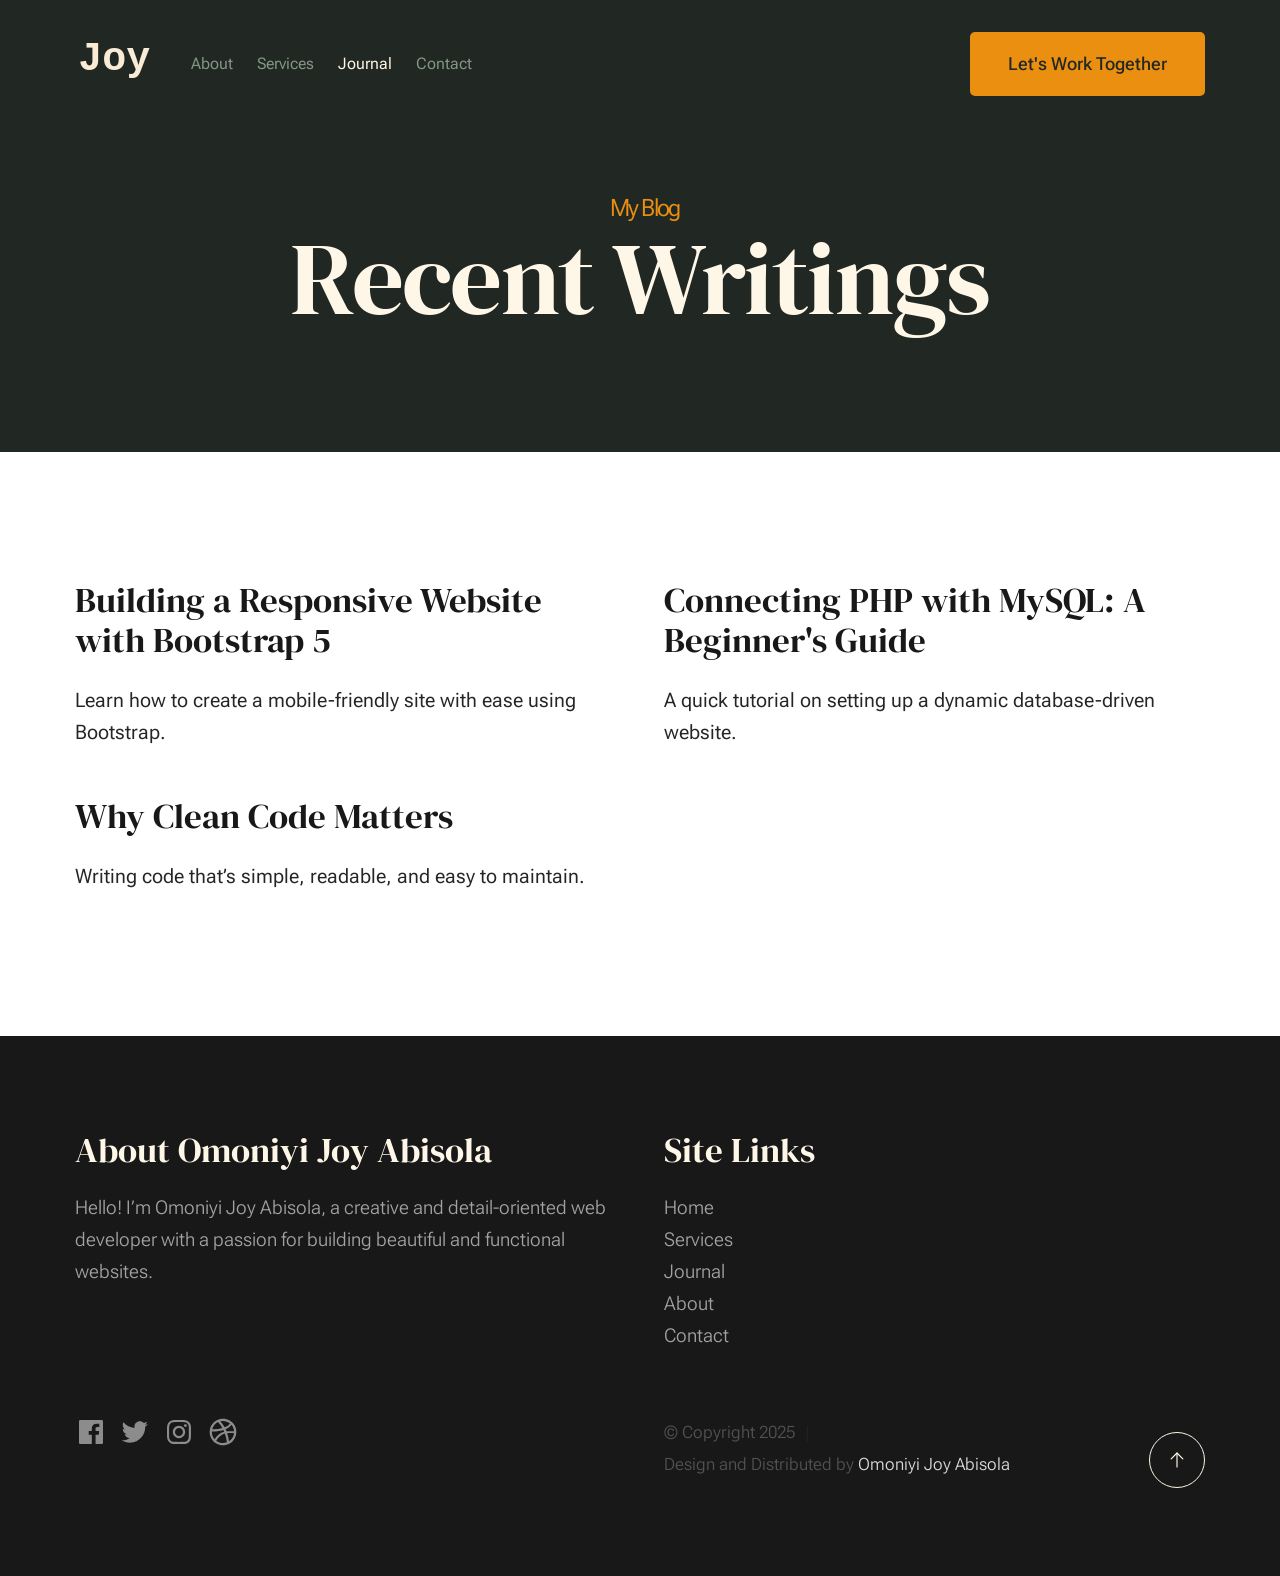
<file: blog.html>
<!DOCTYPE html>
<html lang="en" class="no-js" >
<head>

    <!--- basic page needs
    ================================================== -->
    <meta charset="utf-8">
    <meta name="viewport" content="width=device-width, initial-scale=1">
    <title>Blog - Joy</title>

    <script>
        document.documentElement.classList.remove('no-js');
        document.documentElement.classList.add('js');
    </script>

    <!-- CSS
    ================================================== -->
    <link rel="stylesheet" href="css/vendor.css">
    <link rel="stylesheet" href="css/styles.css">

    <!-- favicons
    ================================================== -->
    <link rel="apple-touch-icon" sizes="180x180" href="apple-touch-icon.png">
    <link rel="icon" type="image/png" sizes="32x32" href="favicon-32x32.png">
    <link rel="icon" type="image/png" sizes="16x16" href="favicon-16x16.png">
    <link rel="manifest" href="site.webmanifest">

</head>


<body id="top">


    <!-- preloader
    ================================================== -->
    <div id="preloader">
        <div id="loader" class="dots-fade">
            <div></div>
            <div></div>
            <div></div>
        </div>
    </div>


    <!-- page wrap
    ================================================== -->
    <div id="page" class="s-pagewrap">

        <!-- # site header 
        ================================================== -->
        <header class="s-header">

            <div class="row s-header__inner width-sixteen-col">

                <div class="s-header__block">
                    <div class="s-header__logo">
                       <a class="logo" href="index.html">
                            <strong style="color: antiquewhite; margin: 0px; font-family: Monospace; font-size: 40px;">Joy</strong>
                        </a>
                    </div>

                    <a class="s-header__menu-toggle" href="#0"><span>Menu</span></a>
                </div> <!-- end s-header__block -->

                <nav class="s-header__nav">
    
                    <ul class="s-header__menu-links">
                        <li><a href="about.html">About</a></li>
                        <li><a href="services.html">Services</a></li>
                        <li class="current"><a href="blog.html">Journal</a></li>
                        <li><a href="contact.html">Contact</a></li>
                    </ul> <!-- s-header__menu-links -->

                    <div class="s-header__contact">
                        <a href="contact.html" class="btn btn--primary s-header__contact-btn">Let's Work Together</a>                        
                    </div> <!-- s-header__contact -->
    
                </nav> <!-- end s-header__nav -->

            </div> <!-- end s-header__inner -->

        </header> <!-- end s-header -->


        <!-- # site main content
        ================================================== -->
        <section id="content" class="s-content">

               <section class="s-pageheader pageheader">
                    <div class="row">
                        <div class="column xl-12">
                            <h1 class="page-title">
                                <span class="page-title__small-type text-pretitle">My Blog</span>
                                Recent Writings
                            </h1>
                        </div>
                    </div>
               </section>   

               <section class="s-pagecontent pagecontent">

                    <div class="row">
                        <div class="column xl-12 grid-block">          
        
                            <!-- <div class="grid-full">         -->
                                <div class="grid-full grid-list-items">

                                    <div class="grid-list-items__item blog-card">
                                        <div class="blog-card__header">
                                            <h3 class="blog-card__title">Building a Responsive Website with Bootstrap 5</h3>
                                        </div>
                                        <div class="blog-card__text">
                                            <p>
                                            Learn how to create a mobile-friendly site with ease using Bootstrap.
                                            </p>
                                        </div>
                                    </div> <!-- end blog-card -->
                                    <div class="grid-list-items__item blog-card">
                                        <div class="blog-card__header">
                                            <h3 class="blog-card__title">Connecting PHP with MySQL: A Beginner's Guide</h3>
                                        </div>
                                        <div class="blog-card__text">
                                            <p>
                                            A quick tutorial on setting up a dynamic database-driven website.
                                            </p>
                                        </div>
                                    </div> <!-- end blog-card -->
                                    <div class="grid-list-items__item blog-card">
                                        <div class="blog-card__header">
                                            <h3 class="blog-card__title">Why Clean Code Matters</h3>
                                        </div>
                                        <div class="blog-card__text">
                                            <p>
                                            Writing code that’s simple, readable, and easy to maintain.
                                            </p>
                                        </div>
                                    </div> <!-- end blog card -->
                                    
        
                                </div> <!-- grid-list-items -->
                            <!-- </div>     -->

                        </div> <!-- end grid-block-->
                    </div> <!-- end row -->

                    <!-- pagination 
                    <div class="row navigation pagination">
                        <div class="column xl-12">
                            <nav class="pgn">
                                <ul>
                                    <li>
                                        <a class="pgn__prev" href="#0">
                                            <svg xmlns="http://www.w3.org/2000/svg" width="24" height="24" viewBox="0 0 24 24"><path d="M12.707 17.293L8.414 13H18v-2H8.414l4.293-4.293-1.414-1.414L4.586 12l6.707 6.707z"/></svg>
                                        </a>
                                    </li>
                                    <li><a class="pgn__num" href="#0">1</a></li>
                                    <li><span class="pgn__num current">2</span></li>
                                    <li><a class="pgn__num" href="#0">3</a></li>
                                    <li><a class="pgn__num" href="#0">4</a></li>
                                    <li><a class="pgn__num" href="#0">5</a></li>
                                    <li><span class="pgn__num dots">…</span></li>
                                    <li><a class="pgn__num" href="#0">8</a></li>
                                    <li>
                                        <a class="pgn__next" href="#0">
                                            <svg xmlns="http://www.w3.org/2000/svg" width="24" height="24" viewBox="0 0 24 24"><path d="M11.293 17.293l1.414 1.414L19.414 12l-6.707-6.707-1.414 1.414L15.586 11H6v2h9.586z"/></svg>
                                        </a>
                                    </li>
                                </ul>
                            </nav>
                        </div>--> <!-- end column -->
                    <!-- </div> end pagination -->

               </section>

        </section> <!-- s-content-->

      


                <!-- # footer 
        ================================================== -->
        <footer class="s-footer">
            <div class="row s-footer__content">
                <div class="column xl-6 lg-6 md-12 s-footer__block s-footer__about">                    
                    <h3>About Omoniyi Joy Abisola</h3>
                    <p>
                    Hello! I’m Omoniyi Joy Abisola, a creative and detail-oriented web developer with a passion for building beautiful and functional websites.
                    </p>               
                </div>                
                <div class="column xl-3 lg-6 md-12 s-footer__block s-footer__site-links">
                    <h3>Site Links</h3>
                    <ul class="link-list">
                        <li><a href="index.html">Home</a></li>
                        <li><a href="services.html">Services</a></li>
                        <li><a href="blog.html">Journal</a></li>
                        <li><a href="about.html">About</a></li>
                        <li><a href="contact.html">Contact</a></li>
                    </ul>
                </div>
            </div>    
            
            <div class="row s-footer__bottom">
                <div class="column xl-6 lg-12">
                    <ul class="s-footer__social social-list">
                        <li>
                            <a href="#0">
                                <svg xmlns="http://www.w3.org/2000/svg" width="24" height="24" viewBox="0 0 24 24" style="fill:rgba(0, 0, 0, 1);"><path d="M20,3H4C3.447,3,3,3.448,3,4v16c0,0.552,0.447,1,1,1h8.615v-6.96h-2.338v-2.725h2.338v-2c0-2.325,1.42-3.592,3.5-3.592 c0.699-0.002,1.399,0.034,2.095,0.107v2.42h-1.435c-1.128,0-1.348,0.538-1.348,1.325v1.735h2.697l-0.35,2.725h-2.348V21H20 c0.553,0,1-0.448,1-1V4C21,3.448,20.553,3,20,3z"></path></svg>
                                <span class="u-screen-reader-text">Facebook</span>
                            </a>
                        </li>
                        <li>
                            <a href="#0">
                                <svg xmlns="http://www.w3.org/2000/svg" width="24" height="24" viewBox="0 0 24 24" style="fill:rgba(0, 0, 0, 1);"><path d="M19.633,7.997c0.013,0.175,0.013,0.349,0.013,0.523c0,5.325-4.053,11.461-11.46,11.461c-2.282,0-4.402-0.661-6.186-1.809 c0.324,0.037,0.636,0.05,0.973,0.05c1.883,0,3.616-0.636,5.001-1.721c-1.771-0.037-3.255-1.197-3.767-2.793 c0.249,0.037,0.499,0.062,0.761,0.062c0.361,0,0.724-0.05,1.061-0.137c-1.847-0.374-3.23-1.995-3.23-3.953v-0.05 c0.537,0.299,1.16,0.486,1.82,0.511C3.534,9.419,2.823,8.184,2.823,6.787c0-0.748,0.199-1.434,0.548-2.032 c1.983,2.443,4.964,4.04,8.306,4.215c-0.062-0.3-0.1-0.611-0.1-0.923c0-2.22,1.796-4.028,4.028-4.028 c1.16,0,2.207,0.486,2.943,1.272c0.91-0.175,1.782-0.512,2.556-0.973c-0.299,0.935-0.936,1.721-1.771,2.22 c0.811-0.088,1.597-0.312,2.319-0.624C21.104,6.712,20.419,7.423,19.633,7.997z"></path></svg>
                                <span class="u-screen-reader-text">Twitter</span>
                            </a>
                        </li>
                        <li>
                            <a href="#0">
                                <svg xmlns="http://www.w3.org/2000/svg" width="24" height="24" viewBox="0 0 24 24" style="fill:rgba(0, 0, 0, 1);"><path d="M11.999,7.377c-2.554,0-4.623,2.07-4.623,4.623c0,2.554,2.069,4.624,4.623,4.624c2.552,0,4.623-2.07,4.623-4.624 C16.622,9.447,14.551,7.377,11.999,7.377L11.999,7.377z M11.999,15.004c-1.659,0-3.004-1.345-3.004-3.003 c0-1.659,1.345-3.003,3.004-3.003s3.002,1.344,3.002,3.003C15.001,13.659,13.658,15.004,11.999,15.004L11.999,15.004z"></path><circle cx="16.806" cy="7.207" r="1.078"></circle><path d="M20.533,6.111c-0.469-1.209-1.424-2.165-2.633-2.632c-0.699-0.263-1.438-0.404-2.186-0.42 c-0.963-0.042-1.268-0.054-3.71-0.054s-2.755,0-3.71,0.054C7.548,3.074,6.809,3.215,6.11,3.479C4.9,3.946,3.945,4.902,3.477,6.111 c-0.263,0.7-0.404,1.438-0.419,2.186c-0.043,0.962-0.056,1.267-0.056,3.71c0,2.442,0,2.753,0.056,3.71 c0.015,0.748,0.156,1.486,0.419,2.187c0.469,1.208,1.424,2.164,2.634,2.632c0.696,0.272,1.435,0.426,2.185,0.45 c0.963,0.042,1.268,0.055,3.71,0.055s2.755,0,3.71-0.055c0.747-0.015,1.486-0.157,2.186-0.419c1.209-0.469,2.164-1.424,2.633-2.633 c0.263-0.7,0.404-1.438,0.419-2.186c0.043-0.962,0.056-1.267,0.056-3.71s0-2.753-0.056-3.71C20.941,7.57,20.801,6.819,20.533,6.111z M19.315,15.643c-0.007,0.576-0.111,1.147-0.311,1.688c-0.305,0.787-0.926,1.409-1.712,1.711c-0.535,0.199-1.099,0.303-1.67,0.311 c-0.95,0.044-1.218,0.055-3.654,0.055c-2.438,0-2.687,0-3.655-0.055c-0.569-0.007-1.135-0.112-1.669-0.311 c-0.789-0.301-1.414-0.923-1.719-1.711c-0.196-0.534-0.302-1.099-0.311-1.669c-0.043-0.95-0.053-1.218-0.053-3.654 c0-2.437,0-2.686,0.053-3.655c0.007-0.576,0.111-1.146,0.311-1.687c0.305-0.789,0.93-1.41,1.719-1.712 c0.534-0.198,1.1-0.303,1.669-0.311c0.951-0.043,1.218-0.055,3.655-0.055c2.437,0,2.687,0,3.654,0.055 c0.571,0.007,1.135,0.112,1.67,0.311c0.786,0.303,1.407,0.925,1.712,1.712c0.196,0.534,0.302,1.099,0.311,1.669 c0.043,0.951,0.054,1.218,0.054,3.655c0,2.436,0,2.698-0.043,3.654H19.315z"></path></svg>
                                <span class="u-screen-reader-text">Instagram</span>
                            </a>
                        </li>
                        <li>
                            <a href="#0">
                                <svg xmlns="http://www.w3.org/2000/svg" width="24" height="24" viewBox="0 0 24 24" style="fill: rgba(0, 0, 0, 1);"><path d="M20.66 6.98a9.932 9.932 0 0 0-3.641-3.64C15.486 2.447 13.813 2 12 2s-3.486.447-5.02 1.34c-1.533.893-2.747 2.107-3.64 3.64S2 10.187 2 12s.446 3.487 1.34 5.02a9.924 9.924 0 0 0 3.641 3.64C8.514 21.553 10.187 22 12 22s3.486-.447 5.02-1.34a9.932 9.932 0 0 0 3.641-3.64C21.554 15.487 22 13.813 22 12s-.446-3.487-1.34-5.02zM12 3.66c2 0 3.772.64 5.32 1.919-.92 1.174-2.286 2.14-4.1 2.9-1.002-1.813-2.088-3.327-3.261-4.54A7.715 7.715 0 0 1 12 3.66zM5.51 6.8a8.116 8.116 0 0 1 2.711-2.22c1.212 1.201 2.325 2.7 3.34 4.5-2 .6-4.114.9-6.341.9-.573 0-1.006-.013-1.3-.04A8.549 8.549 0 0 1 5.51 6.8zM3.66 12c0-.054.003-.12.01-.2.007-.08.01-.146.01-.2.254.014.641.02 1.161.02 2.666 0 5.146-.367 7.439-1.1.187.373.381.793.58 1.26-1.32.293-2.674 1.006-4.061 2.14S6.4 16.247 5.76 17.5c-1.4-1.587-2.1-3.42-2.1-5.5zM12 20.34c-1.894 0-3.594-.587-5.101-1.759.601-1.187 1.524-2.322 2.771-3.401 1.246-1.08 2.483-1.753 3.71-2.02a29.441 29.441 0 0 1 1.56 6.62 8.166 8.166 0 0 1-2.94.56zm7.08-3.96a8.351 8.351 0 0 1-2.58 2.621c-.24-2.08-.7-4.107-1.379-6.081.932-.066 1.765-.1 2.5-.1.799 0 1.686.034 2.659.1a8.098 8.098 0 0 1-1.2 3.46zm-1.24-5c-1.16 0-2.233.047-3.22.14a27.053 27.053 0 0 0-.68-1.62c2.066-.906 3.532-2.006 4.399-3.3 1.2 1.414 1.854 3.027 1.96 4.84-.812-.04-1.632-.06-2.459-.06z"></path></svg>
                                <span class="u-screen-reader-text">Dribbble</span>
                            </a>
                        </li>
                    </ul> <!-- end s-footer__social -->
                </div>
                <div class="column xl-6 lg-12">
                    <p class="ss-copyright">
                        <span>© Copyright 2025</span> 
                        <span>Design and Distributed by <a href="#">Omoniyi Joy Abisola</a></span>
                    </p>
                </div>

                <div class="ss-go-top">
                    <a class="smoothscroll" title="Back to Top" href="#top">
                        <svg xmlns="http://www.w3.org/2000/svg" viewBox="0 0 24 24" width="36" height="36" fill="none" stroke="#ffffff" stroke-width="1" stroke-linecap="round" stroke-linejoin="round">&lt;!--!  Atomicons Free 1.00 by @atisalab License - https://atomicons.com/license/ (Icons: CC BY 4.0) Copyright 2021 Atomicons --&gt;<polyline points="17 11 12 6 7 11"></polyline><line x1="12" y1="18" x2="12" y2="6"></line></svg>
                    </a>
                </div> <!-- end ss-go-top -->
            </div>
            
        </footer> <!-- end s-footer -->

    </div> <!-- end page-wrap -->

    <!-- Java Script
    ================================================== -->
    <script src="js/plugins.js"></script>
    <script src="js/main.js"></script>

</body>
</html>
</file>
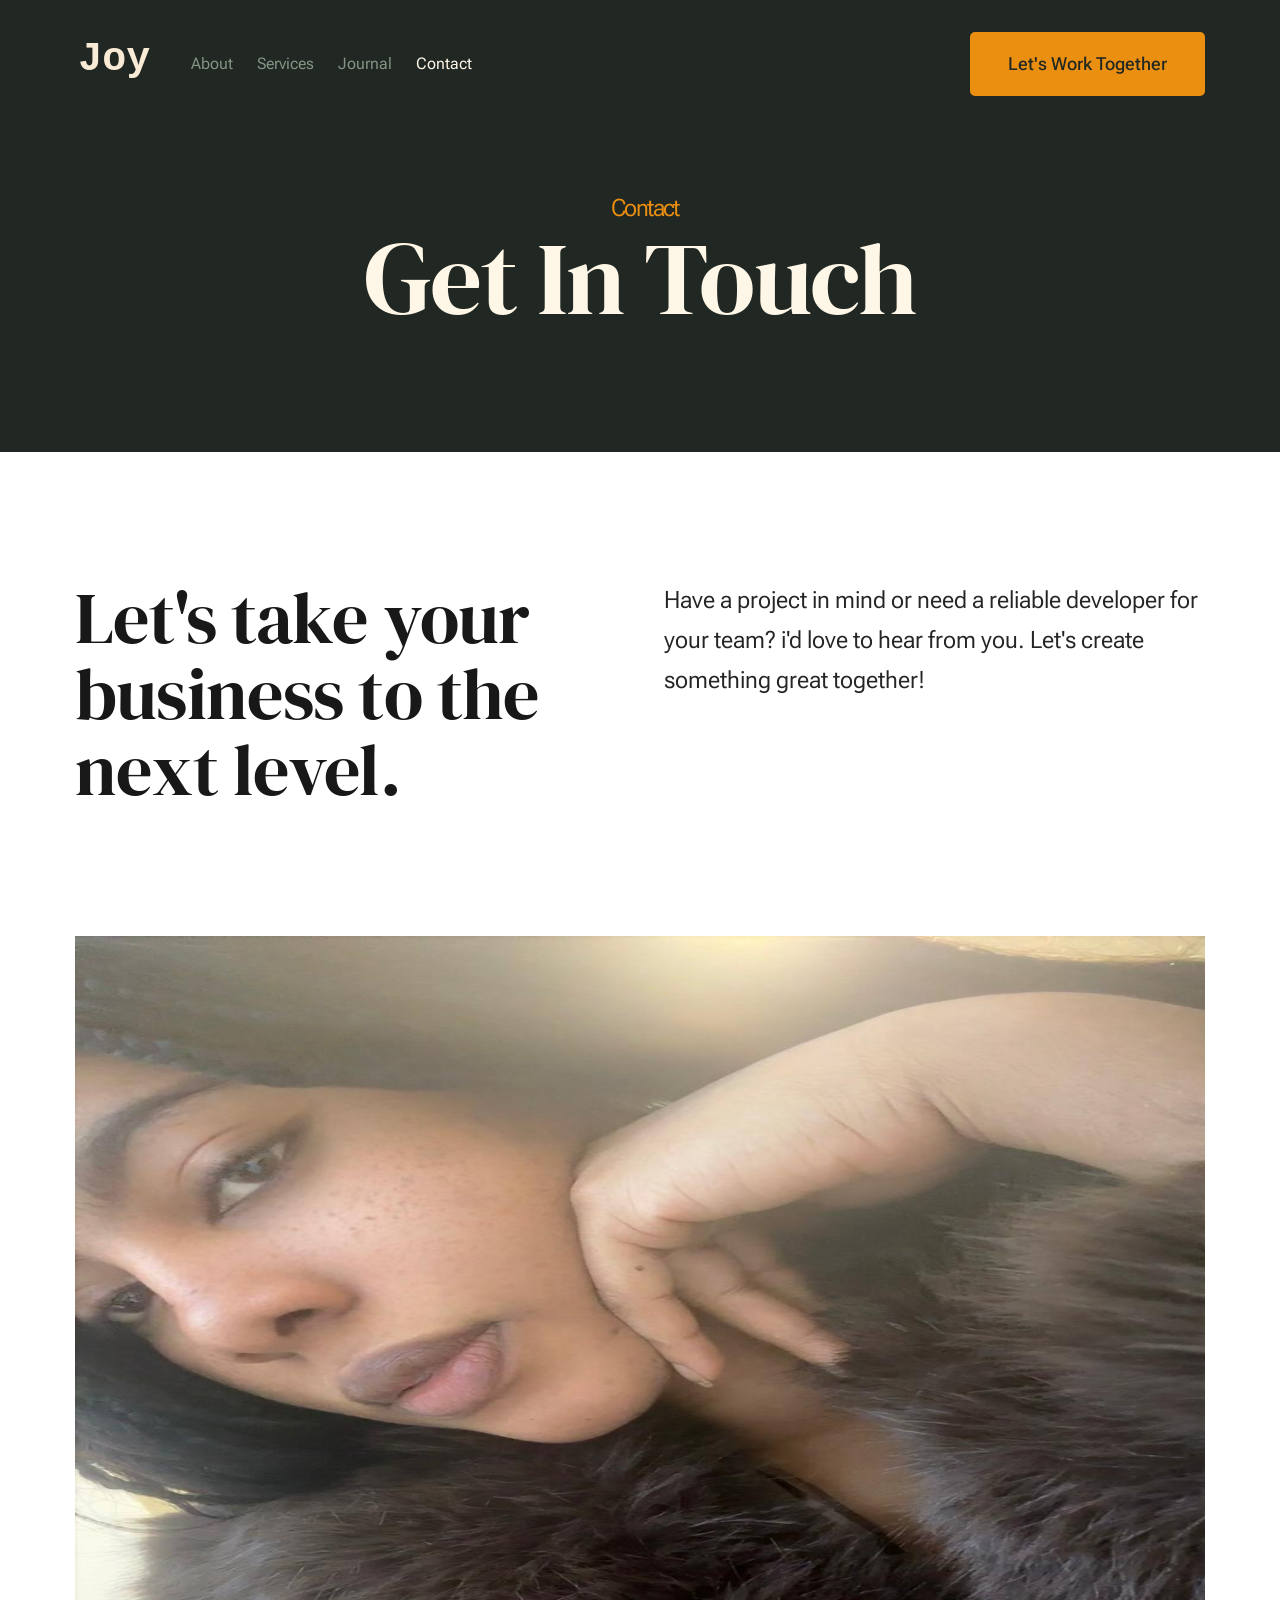
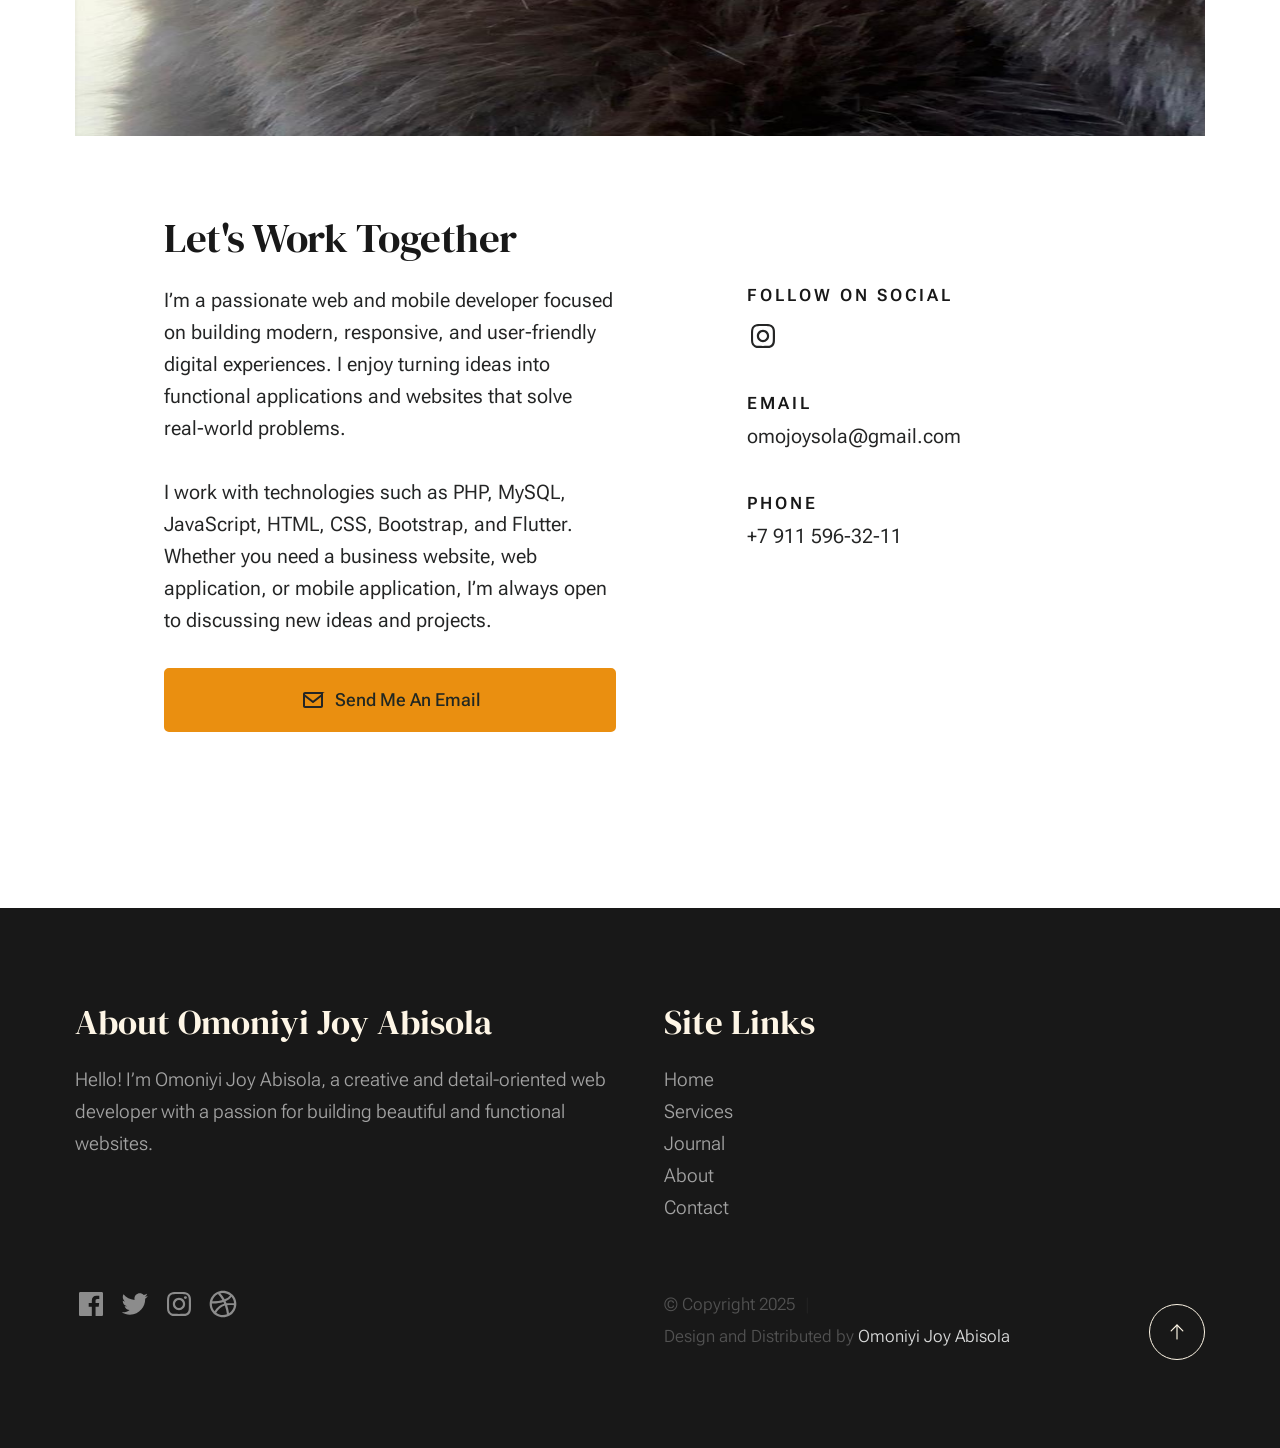
<file: contact.html>
<!DOCTYPE html>
<html lang="en" class="no-js" >
<head>

    <!--- basic page needs
    ================================================== -->
    <meta charset="utf-8">
    <meta name="viewport" content="width=device-width, initial-scale=1">
    <title>Contact - Joy</title>

    <script>
        document.documentElement.classList.remove('no-js');
        document.documentElement.classList.add('js');
    </script>

    <!-- CSS
    ================================================== -->
    <link rel="stylesheet" href="css/vendor.css">
    <link rel="stylesheet" href="css/styles.css">

    <!-- favicons
    ================================================== -->
    <link rel="apple-touch-icon" sizes="180x180" href="apple-touch-icon.png">
    <link rel="icon" type="image/png" sizes="32x32" href="favicon-32x32.png">
    <link rel="icon" type="image/png" sizes="16x16" href="favicon-16x16.png">
    <link rel="manifest" href="site.webmanifest">

</head>


<body id="top">


    <!-- preloader
    ================================================== -->
    <div id="preloader">
        <div id="loader" class="dots-fade">
            <div></div>
            <div></div>
            <div></div>
        </div>
    </div>


    <!-- page wrap
    ================================================== -->
    <div id="page" class="s-pagewrap">


        <!-- # site header 
        ================================================== -->
        <header class="s-header">
            <div class="row s-header__inner width-sixteen-col">

                <div class="s-header__block">
                    <div class="s-header__logo">
                        <a class="logo" href="index.html">
                            <strong style="color: antiquewhite; margin: 0px; font-family: Monospace; font-size: 40px;">Joy</strong>
                        </a>
                    </div>

                    <a class="s-header__menu-toggle" href="#0"><span>Menu</span></a>
                </div> <!-- end s-header__block -->

                <nav class="s-header__nav">
    
                    <ul class="s-header__menu-links">
                        <li><a href="about.html">About</a></li>
                        <li><a href="services.html">Services</a></li>
                        <li><a href="blog.html">Journal</a></li>
                        <li class="current"><a href="contact.html">Contact</a></li>
                    </ul> <!-- s-header__menu-links -->

                    <div class="s-header__contact">
                        <a href="contact.html" class="btn btn--primary s-header__contact-btn">Let's Work Together</a>                        
                    </div> <!-- s-header__contact -->
    
                </nav> <!-- end s-header__nav -->

            </div> <!-- end s-header__inner -->
        </header> <!-- end s-header -->


        <!-- # site main content
        ================================================== -->
        <section id="content" class="s-content">

               <section class="s-pageheader pageheader">
                    <div class="row">
                        <div class="column xl-12">
                            <h1 class="page-title">
                                <span class="page-title__small-type text-pretitle">Contact</span>
                                Get In Touch
                            </h1>                            
                        </div>
                    </div>
               </section> <!--pageheader -->  

               <section class="s-pagecontent pagecontent">

                    <div class="row pageintro">
                        <div class="column xl-6 lg-12">
                            <h2 class="text-display-title">Let's take your business to the next level.</h2>
                        </div>
                        <div class="column xl-6 lg-12 u-flexitem-x-right">
                            <p class="lead">
                            Have a project in mind or need a reliable developer for your team?
                            i'd love to hear from you. Let's create something great together!
                            </p>
                        </div>                       
                    </div> <!-- pageintro -->   
                    
                    <div class="row pagemedia">
                        <d class="column xl-12">
                            <figure class="page-media">                                
                                <img src="images/WhatsApp Image 2026-09-04 at 3.23.21 PM.jpeg" style="width: 100%; height: 800px;">
                            </figure>
                        </d>    
                    </div> <!-- pagemedia --> 

                    <div class="row width-narrower pagemain">
                        <div class="column xl-12">
                            <h2>Let's Work Together</h2>

                            <div class="row">
                                <div class="column xl-6 md-12 contact-cta">     
                                   <p>
    I’m a passionate web and mobile developer focused on building modern, responsive, 
    and user-friendly digital experiences. I enjoy turning ideas into functional 
    applications and websites that solve real-world problems.
</p>

<p>
    I work with technologies such as PHP, MySQL, JavaScript, HTML, CSS, Bootstrap, 
    and Flutter. Whether you need a business website, web application, or mobile 
    application, I’m always open to discussing new ideas and projects.
</p>

<a href="mailto:your-email@example.com" class="btn btn--primary u-fullwidth contact-btn">
    <svg xmlns="http://www.w3.org/2000/svg" width="24" height="24" viewBox="0 0 24 24" style="fill: rgba(0, 0, 0, 1);">
        <path d="M20 4H4c-1.103 0-2 .897-2 2v12c0 1.103.897 2 2 2h16c1.103 0 2-.897 2-2V6c0-1.103.897-2 2-2zm0 2v.511l-8 6.223-8-6.222V6h16zM4 18V9.044l7.386 5.745a.994.994 0 0 0 1.228 0L20 9.044 20.002 18H4z"></path>
    </svg>
    Send Me An Email
</a>

                                </div> 
                                <div class="column xl-5 md-12 u-flexitem-x-right">

                                    <div class="contact-block">
                                        <h6>Follow On Social</h6>
                                        <ul class="contact-social social-list">
                                            <li>
                                                <a href="https://www.instagram.com/iiam_bisola?igsi=MTVwODY3dzIxbTYxbw%3D%3D&utm_source=qr">
                                                    <svg xmlns="http://www.w3.org/2000/svg" width="24" height="24" viewBox="0 0 24 24" style="fill:rgba(0, 0, 0, 1);transform:;-ms-filter:"><path d="M11.999,7.377c-2.554,0-4.623,2.07-4.623,4.623c0,2.554,2.069,4.624,4.623,4.624c2.552,0,4.623-2.07,4.623-4.624 C16.622,9.447,14.551,7.377,11.999,7.377L11.999,7.377z M11.999,15.004c-1.659,0-3.004-1.345-3.004-3.003 c0-1.659,1.345-3.003,3.004-3.003s3.002,1.344,3.002,3.003C15.001,13.659,13.658,15.004,11.999,15.004L11.999,15.004z"></path><circle cx="16.806" cy="7.207" r="1.078"></circle><path d="M20.533,6.111c-0.469-1.209-1.424-2.165-2.633-2.632c-0.699-0.263-1.438-0.404-2.186-0.42 c-0.963-0.042-1.268-0.054-3.71-0.054s-2.755,0-3.71,0.054C7.548,3.074,6.809,3.215,6.11,3.479C4.9,3.946,3.945,4.902,3.477,6.111 c-0.263,0.7-0.404,1.438-0.419,2.186c-0.043,0.962-0.056,1.267-0.056,3.71c0,2.442,0,2.753,0.056,3.71 c0.015,0.748,0.156,1.486,0.419,2.187c0.469,1.208,1.424,2.164,2.634,2.632c0.696,0.272,1.435,0.426,2.185,0.45 c0.963,0.042,1.268,0.055,3.71,0.055s2.755,0,3.71-0.055c0.747-0.015,1.486-0.157,2.186-0.419c1.209-0.469,2.164-1.424,2.633-2.633 c0.263-0.7,0.404-1.438,0.419-2.186c0.043-0.962,0.056-1.267,0.056-3.71s0-2.753-0.056-3.71C20.941,7.57,20.801,6.819,20.533,6.111z M19.315,15.643c-0.007,0.576-0.111,1.147-0.311,1.688c-0.305,0.787-0.926,1.409-1.712,1.711c-0.535,0.199-1.099,0.303-1.67,0.311 c-0.95,0.044-1.218,0.055-3.654,0.055c-2.438,0-2.687,0-3.655-0.055c-0.569-0.007-1.135-0.112-1.669-0.311 c-0.789-0.301-1.414-0.923-1.719-1.711c-0.196-0.534-0.302-1.099-0.311-1.669c-0.043-0.95-0.053-1.218-0.053-3.654 c0-2.437,0-2.686,0.053-3.655c0.007-0.576,0.111-1.146,0.311-1.687c0.305-0.789,0.93-1.41,1.719-1.712 c0.534-0.198,1.1-0.303,1.669-0.311c0.951-0.043,1.218-0.055,3.655-0.055c2.437,0,2.687,0,3.654,0.055 c0.571,0.007,1.135,0.112,1.67,0.311c0.786,0.303,1.407,0.925,1.712,1.712c0.196,0.534,0.302,1.099,0.311,1.669 c0.043,0.951,0.054,1.218,0.054,3.655c0,2.436,0,2.698-0.043,3.654H19.315z"></path></svg>
                                                    <span class="u-screen-reader-text">Instagram</span>
                                                </a>
                                            </li>
                                        </ul> <!-- end s-footer__social -->
                                    </div>

                                    <div class="contact-block">
                                        <h6>Email</h6>
                                        <a href="mailto:#0">omojoysola@gmail.com</a>
                                    </div>

                                    <div class="contact-block">
                                        <h6>Phone</h6>
                                        <ul class="contact-list">
                                            <li><a href="tel:197-543-2345">+7 911 596-32-11</a></li>
                                    </div>

                                </div>
                            </div>
                        </div>                        
                    </div> <!-- end pagemain -->

               </section> <!-- pagecontent -->

<!-- end s-testimonials -->

        </section> <!-- s-content-->

        <!-- # footer 
        ================================================== -->
   <footer class="s-footer">
            <div class="row s-footer__content">
                <div class="column xl-6 lg-6 md-12 s-footer__block s-footer__about">                    
                    <h3>About Omoniyi Joy Abisola</h3>
                    <p>
                    Hello! I’m Omoniyi Joy Abisola, a creative and detail-oriented web developer with a passion for building beautiful and functional websites.
                    </p>               
                </div>                
                <div class="column xl-3 lg-6 md-12 s-footer__block s-footer__site-links">
                    <h3>Site Links</h3>
                    <ul class="link-list">
                        <li><a href="index.html">Home</a></li>
                        <li><a href="services.html">Services</a></li>
                        <li><a href="blog.html">Journal</a></li>
                        <li><a href="about.html">About</a></li>
                        <li><a href="contact.html">Contact</a></li>
                    </ul>
                </div>
            </div>    
            
            <div class="row s-footer__bottom">
                <div class="column xl-6 lg-12">
                    <ul class="s-footer__social social-list">
                        <li>
                            <a href="#0">
                                <svg xmlns="http://www.w3.org/2000/svg" width="24" height="24" viewBox="0 0 24 24" style="fill:rgba(0, 0, 0, 1);"><path d="M20,3H4C3.447,3,3,3.448,3,4v16c0,0.552,0.447,1,1,1h8.615v-6.96h-2.338v-2.725h2.338v-2c0-2.325,1.42-3.592,3.5-3.592 c0.699-0.002,1.399,0.034,2.095,0.107v2.42h-1.435c-1.128,0-1.348,0.538-1.348,1.325v1.735h2.697l-0.35,2.725h-2.348V21H20 c0.553,0,1-0.448,1-1V4C21,3.448,20.553,3,20,3z"></path></svg>
                                <span class="u-screen-reader-text">Facebook</span>
                            </a>
                        </li>
                        <li>
                            <a href="#0">
                                <svg xmlns="http://www.w3.org/2000/svg" width="24" height="24" viewBox="0 0 24 24" style="fill:rgba(0, 0, 0, 1);"><path d="M19.633,7.997c0.013,0.175,0.013,0.349,0.013,0.523c0,5.325-4.053,11.461-11.46,11.461c-2.282,0-4.402-0.661-6.186-1.809 c0.324,0.037,0.636,0.05,0.973,0.05c1.883,0,3.616-0.636,5.001-1.721c-1.771-0.037-3.255-1.197-3.767-2.793 c0.249,0.037,0.499,0.062,0.761,0.062c0.361,0,0.724-0.05,1.061-0.137c-1.847-0.374-3.23-1.995-3.23-3.953v-0.05 c0.537,0.299,1.16,0.486,1.82,0.511C3.534,9.419,2.823,8.184,2.823,6.787c0-0.748,0.199-1.434,0.548-2.032 c1.983,2.443,4.964,4.04,8.306,4.215c-0.062-0.3-0.1-0.611-0.1-0.923c0-2.22,1.796-4.028,4.028-4.028 c1.16,0,2.207,0.486,2.943,1.272c0.91-0.175,1.782-0.512,2.556-0.973c-0.299,0.935-0.936,1.721-1.771,2.22 c0.811-0.088,1.597-0.312,2.319-0.624C21.104,6.712,20.419,7.423,19.633,7.997z"></path></svg>
                                <span class="u-screen-reader-text">Twitter</span>
                            </a>
                        </li>
                        <li>
                            <a href="#0">
                                <svg xmlns="http://www.w3.org/2000/svg" width="24" height="24" viewBox="0 0 24 24" style="fill:rgba(0, 0, 0, 1);"><path d="M11.999,7.377c-2.554,0-4.623,2.07-4.623,4.623c0,2.554,2.069,4.624,4.623,4.624c2.552,0,4.623-2.07,4.623-4.624 C16.622,9.447,14.551,7.377,11.999,7.377L11.999,7.377z M11.999,15.004c-1.659,0-3.004-1.345-3.004-3.003 c0-1.659,1.345-3.003,3.004-3.003s3.002,1.344,3.002,3.003C15.001,13.659,13.658,15.004,11.999,15.004L11.999,15.004z"></path><circle cx="16.806" cy="7.207" r="1.078"></circle><path d="M20.533,6.111c-0.469-1.209-1.424-2.165-2.633-2.632c-0.699-0.263-1.438-0.404-2.186-0.42 c-0.963-0.042-1.268-0.054-3.71-0.054s-2.755,0-3.71,0.054C7.548,3.074,6.809,3.215,6.11,3.479C4.9,3.946,3.945,4.902,3.477,6.111 c-0.263,0.7-0.404,1.438-0.419,2.186c-0.043,0.962-0.056,1.267-0.056,3.71c0,2.442,0,2.753,0.056,3.71 c0.015,0.748,0.156,1.486,0.419,2.187c0.469,1.208,1.424,2.164,2.634,2.632c0.696,0.272,1.435,0.426,2.185,0.45 c0.963,0.042,1.268,0.055,3.71,0.055s2.755,0,3.71-0.055c0.747-0.015,1.486-0.157,2.186-0.419c1.209-0.469,2.164-1.424,2.633-2.633 c0.263-0.7,0.404-1.438,0.419-2.186c0.043-0.962,0.056-1.267,0.056-3.71s0-2.753-0.056-3.71C20.941,7.57,20.801,6.819,20.533,6.111z M19.315,15.643c-0.007,0.576-0.111,1.147-0.311,1.688c-0.305,0.787-0.926,1.409-1.712,1.711c-0.535,0.199-1.099,0.303-1.67,0.311 c-0.95,0.044-1.218,0.055-3.654,0.055c-2.438,0-2.687,0-3.655-0.055c-0.569-0.007-1.135-0.112-1.669-0.311 c-0.789-0.301-1.414-0.923-1.719-1.711c-0.196-0.534-0.302-1.099-0.311-1.669c-0.043-0.95-0.053-1.218-0.053-3.654 c0-2.437,0-2.686,0.053-3.655c0.007-0.576,0.111-1.146,0.311-1.687c0.305-0.789,0.93-1.41,1.719-1.712 c0.534-0.198,1.1-0.303,1.669-0.311c0.951-0.043,1.218-0.055,3.655-0.055c2.437,0,2.687,0,3.654,0.055 c0.571,0.007,1.135,0.112,1.67,0.311c0.786,0.303,1.407,0.925,1.712,1.712c0.196,0.534,0.302,1.099,0.311,1.669 c0.043,0.951,0.054,1.218,0.054,3.655c0,2.436,0,2.698-0.043,3.654H19.315z"></path></svg>
                                <span class="u-screen-reader-text">Instagram</span>
                            </a>
                        </li>
                        <li>
                            <a href="#0">
                                <svg xmlns="http://www.w3.org/2000/svg" width="24" height="24" viewBox="0 0 24 24" style="fill: rgba(0, 0, 0, 1);"><path d="M20.66 6.98a9.932 9.932 0 0 0-3.641-3.64C15.486 2.447 13.813 2 12 2s-3.486.447-5.02 1.34c-1.533.893-2.747 2.107-3.64 3.64S2 10.187 2 12s.446 3.487 1.34 5.02a9.924 9.924 0 0 0 3.641 3.64C8.514 21.553 10.187 22 12 22s3.486-.447 5.02-1.34a9.932 9.932 0 0 0 3.641-3.64C21.554 15.487 22 13.813 22 12s-.446-3.487-1.34-5.02zM12 3.66c2 0 3.772.64 5.32 1.919-.92 1.174-2.286 2.14-4.1 2.9-1.002-1.813-2.088-3.327-3.261-4.54A7.715 7.715 0 0 1 12 3.66zM5.51 6.8a8.116 8.116 0 0 1 2.711-2.22c1.212 1.201 2.325 2.7 3.34 4.5-2 .6-4.114.9-6.341.9-.573 0-1.006-.013-1.3-.04A8.549 8.549 0 0 1 5.51 6.8zM3.66 12c0-.054.003-.12.01-.2.007-.08.01-.146.01-.2.254.014.641.02 1.161.02 2.666 0 5.146-.367 7.439-1.1.187.373.381.793.58 1.26-1.32.293-2.674 1.006-4.061 2.14S6.4 16.247 5.76 17.5c-1.4-1.587-2.1-3.42-2.1-5.5zM12 20.34c-1.894 0-3.594-.587-5.101-1.759.601-1.187 1.524-2.322 2.771-3.401 1.246-1.08 2.483-1.753 3.71-2.02a29.441 29.441 0 0 1 1.56 6.62 8.166 8.166 0 0 1-2.94.56zm7.08-3.96a8.351 8.351 0 0 1-2.58 2.621c-.24-2.08-.7-4.107-1.379-6.081.932-.066 1.765-.1 2.5-.1.799 0 1.686.034 2.659.1a8.098 8.098 0 0 1-1.2 3.46zm-1.24-5c-1.16 0-2.233.047-3.22.14a27.053 27.053 0 0 0-.68-1.62c2.066-.906 3.532-2.006 4.399-3.3 1.2 1.414 1.854 3.027 1.96 4.84-.812-.04-1.632-.06-2.459-.06z"></path></svg>
                                <span class="u-screen-reader-text">Dribbble</span>
                            </a>
                        </li>
                    </ul> <!-- end s-footer__social -->
                </div>
                <div class="column xl-6 lg-12">
                    <p class="ss-copyright">
                        <span>© Copyright 2025</span> 
                        <span>Design and Distributed by <a href="#">Omoniyi Joy Abisola</a></span>
                    </p>
                </div>

                <div class="ss-go-top">
                    <a class="smoothscroll" title="Back to Top" href="#top">
                        <svg xmlns="http://www.w3.org/2000/svg" viewBox="0 0 24 24" width="36" height="36" fill="none" stroke="#ffffff" stroke-width="1" stroke-linecap="round" stroke-linejoin="round">&lt;!--!  Atomicons Free 1.00 by @atisalab License - https://atomicons.com/license/ (Icons: CC BY 4.0) Copyright 2021 Atomicons --&gt;<polyline points="17 11 12 6 7 11"></polyline><line x1="12" y1="18" x2="12" y2="6"></line></svg>
                    </a>
                </div> <!-- end ss-go-top -->
            </div>
            
        </footer> <!-- end s-footer -->

    </div> <!-- end page-wrap -->

    <!-- Java Script
    ================================================== -->
    <script src="js/plugins.js"></script>
    <script src="js/main.js"></script>

</body>
</html>
</file>
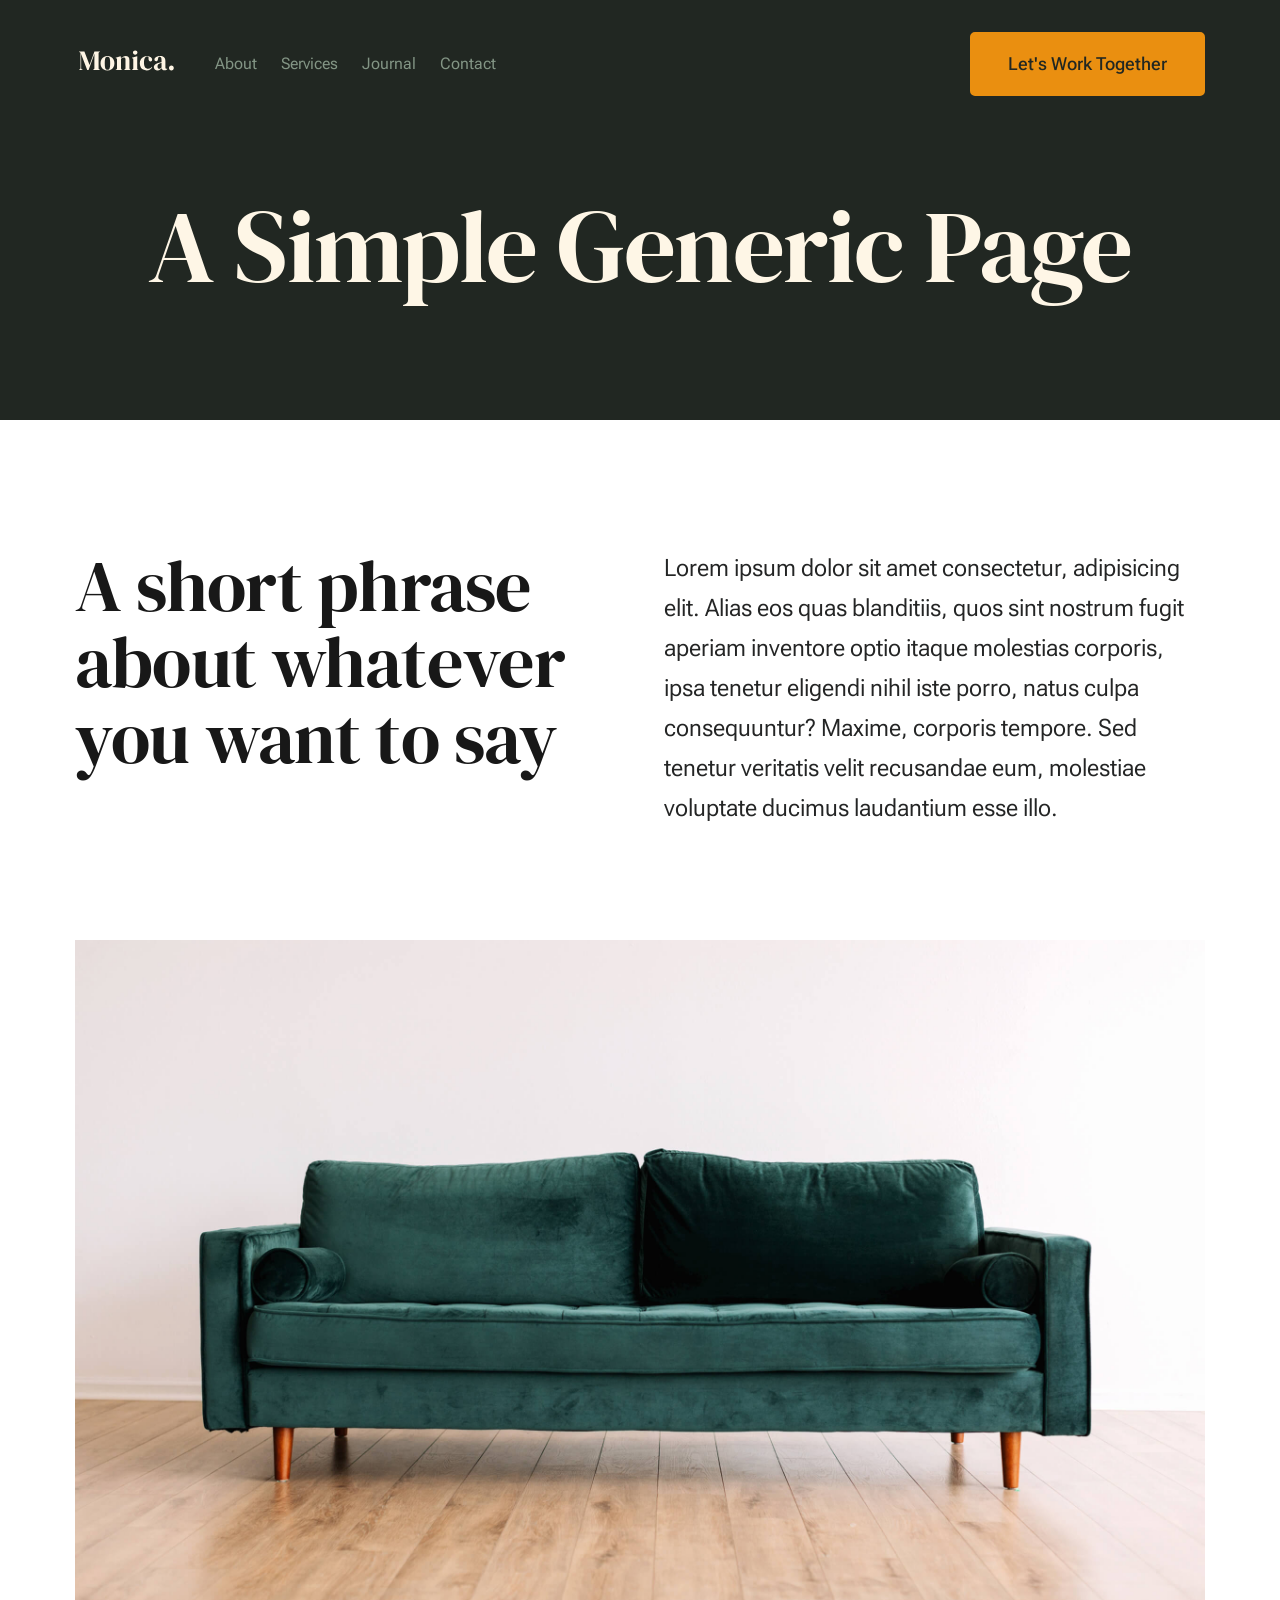
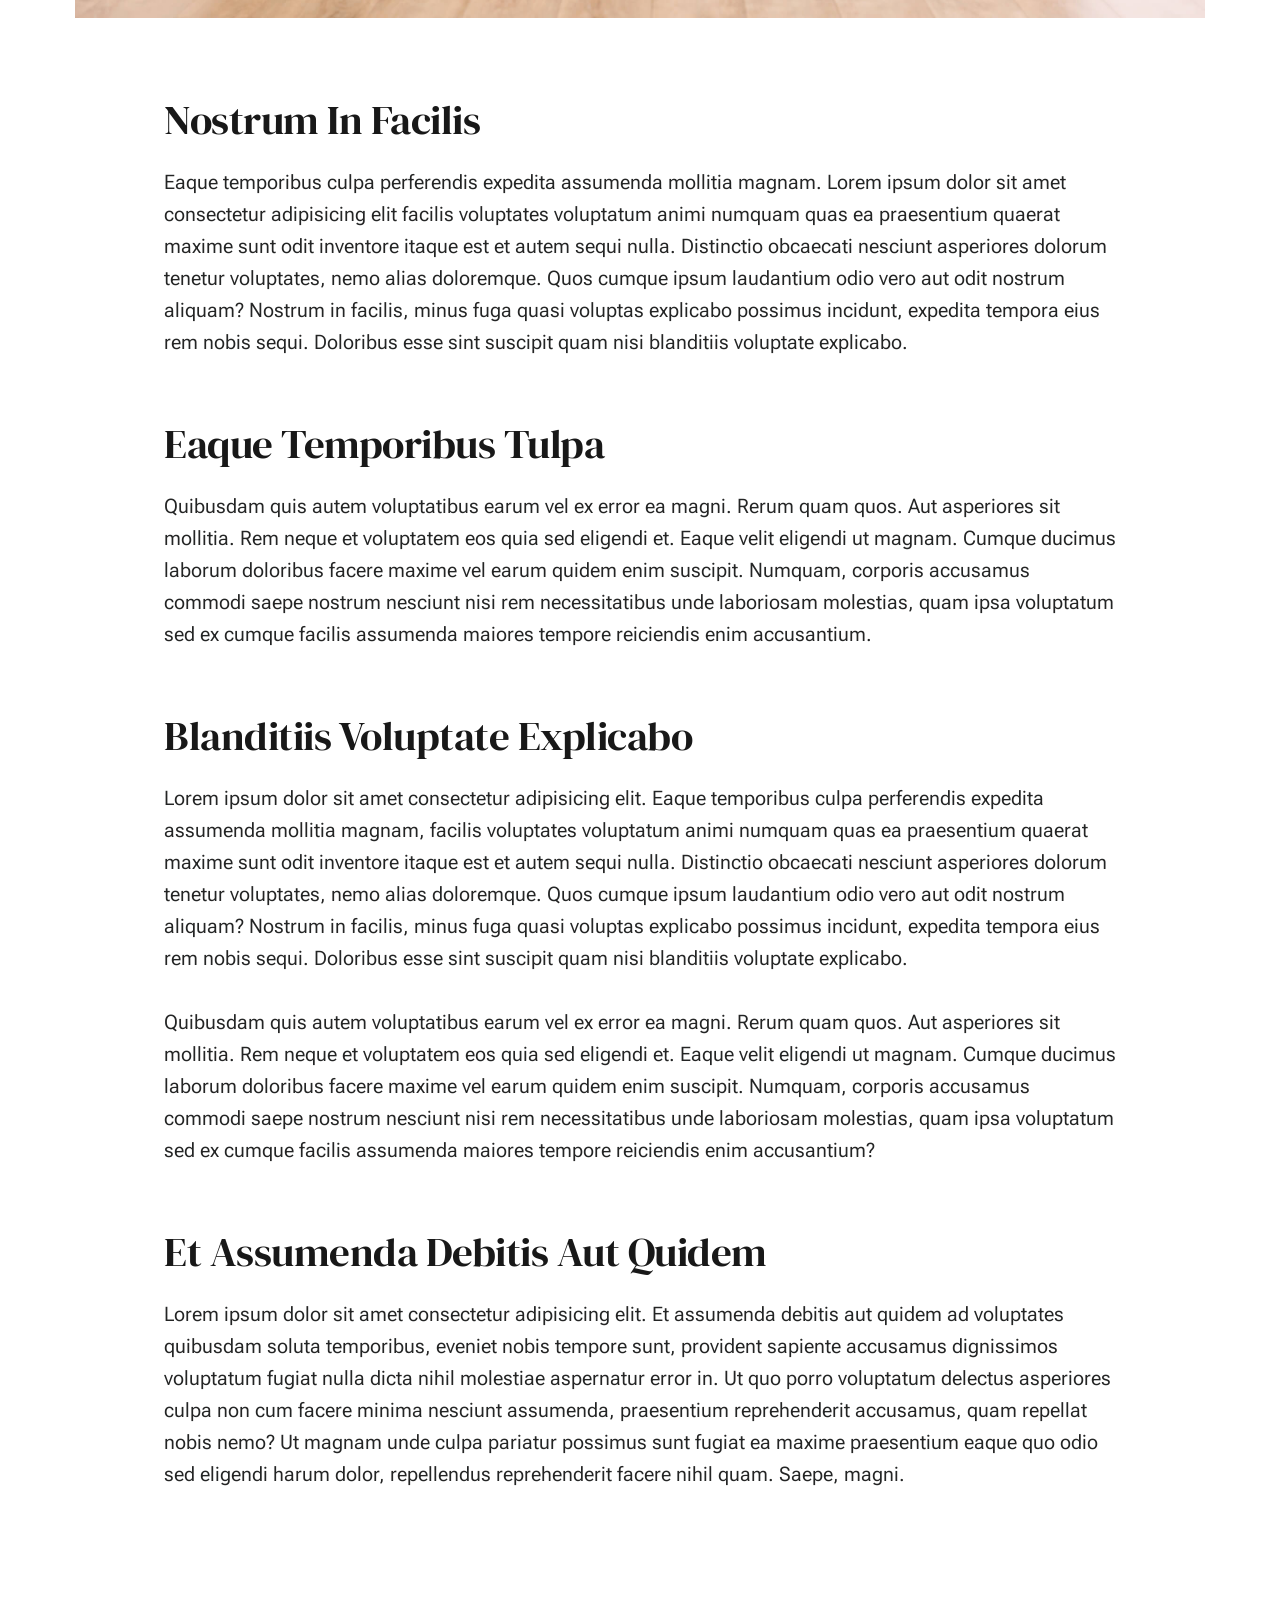
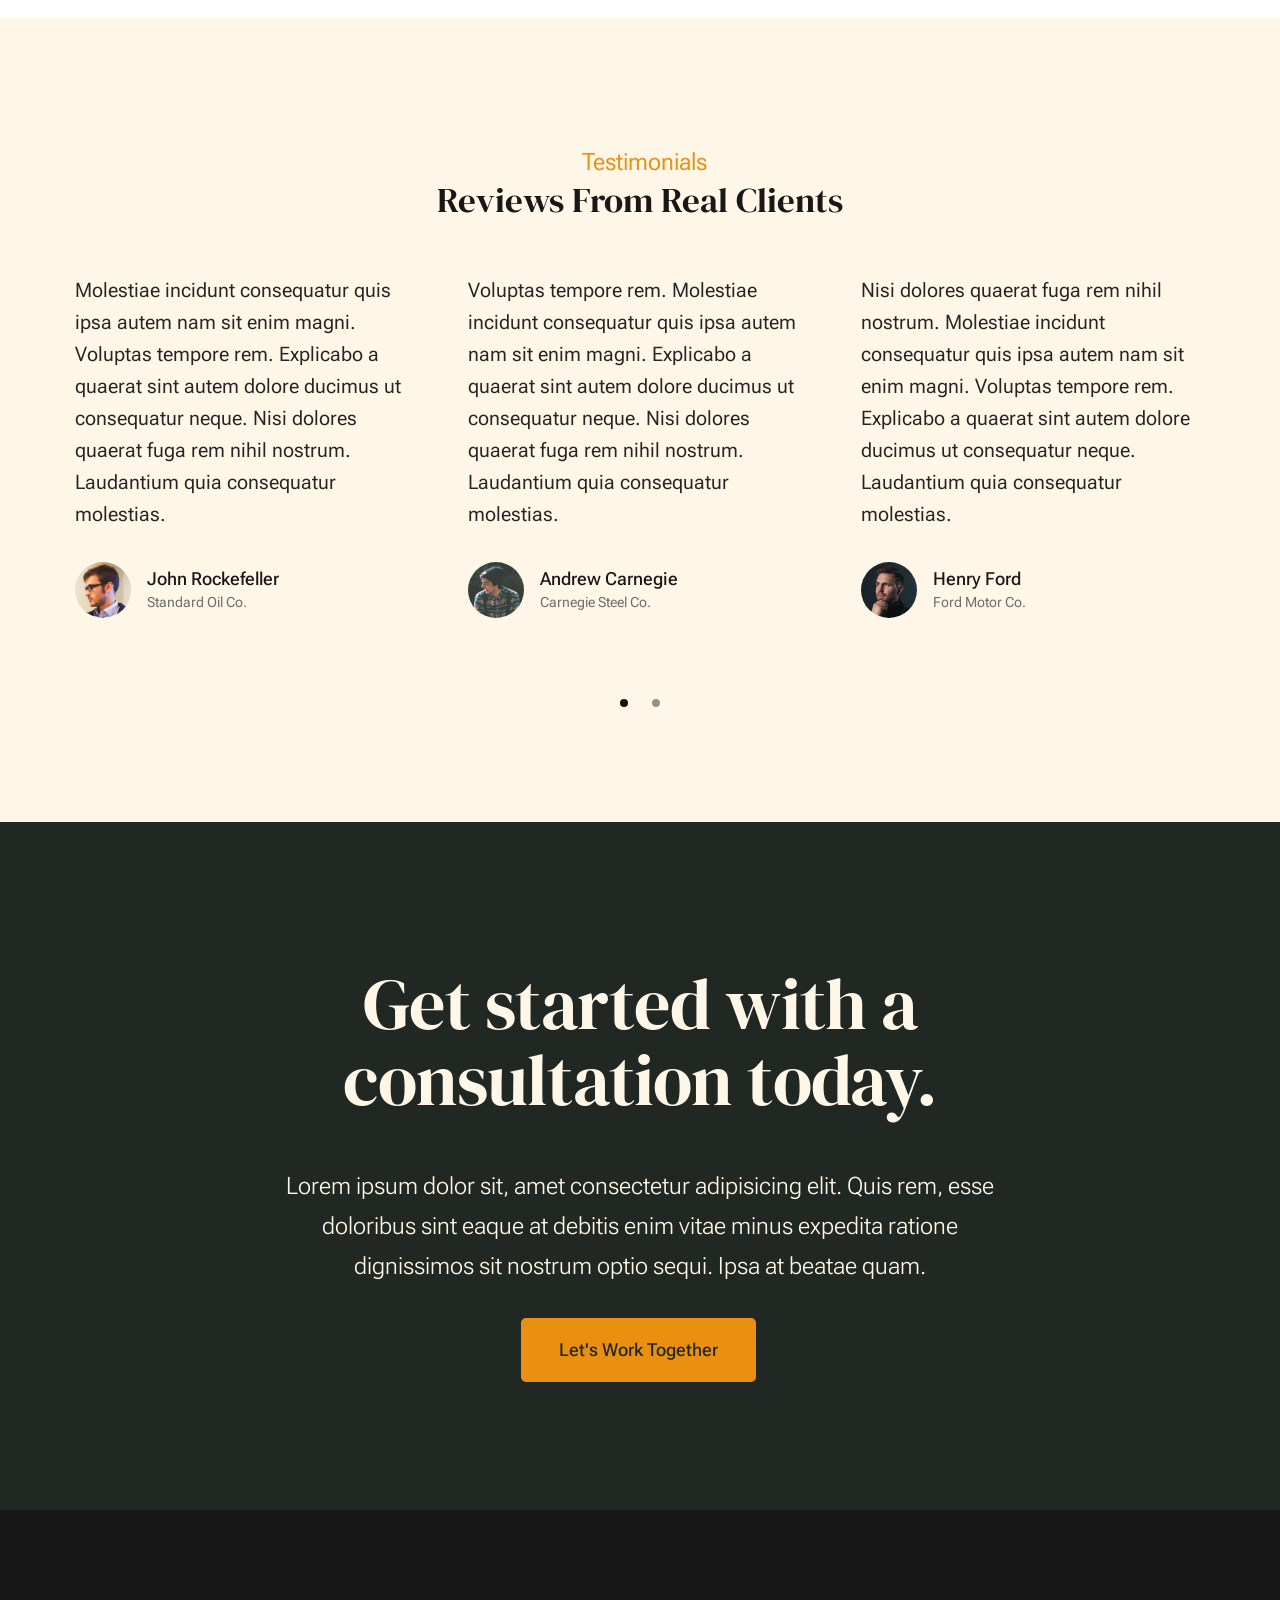
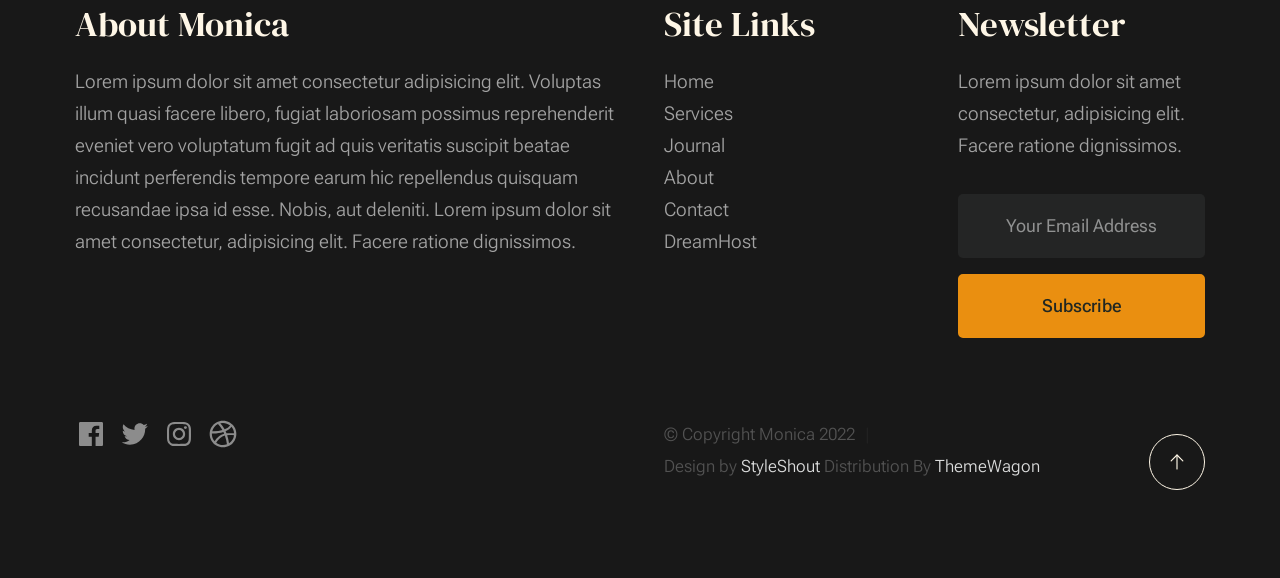
<file: generic.html>
<!DOCTYPE html>
<html lang="en" class="no-js" >
<head>

    <!--- basic page needs
    ================================================== -->
    <meta charset="utf-8">
    <meta name="viewport" content="width=device-width, initial-scale=1">
    <title>Generic - Joy</title>

    <script>
        document.documentElement.classList.remove('no-js');
        document.documentElement.classList.add('js');
    </script>

    <!-- CSS
    ================================================== -->
    <link rel="stylesheet" href="css/vendor.css">
    <link rel="stylesheet" href="css/styles.css">

    <!-- favicons
    ================================================== -->
    <link rel="apple-touch-icon" sizes="180x180" href="apple-touch-icon.png">
    <link rel="icon" type="image/png" sizes="32x32" href="favicon-32x32.png">
    <link rel="icon" type="image/png" sizes="16x16" href="favicon-16x16.png">
    <link rel="manifest" href="site.webmanifest">

</head>


<body id="top">


    <!-- preloader
    ================================================== -->
    <div id="preloader">
        <div id="loader" class="dots-fade">
            <div></div>
            <div></div>
            <div></div>
        </div>
    </div>


    <!-- page wrap
    ================================================== -->
    <div id="page" class="s-pagewrap">


        <!-- # site header 
        ================================================== -->
        <header class="s-header">

            <div class="row s-header__inner width-sixteen-col">

                <div class="s-header__block">
                    <div class="s-header__logo">
                        <a class="logo" href="index.html">
                            <img src="images/logo.svg" alt="Homepage">
                        </a>
                    </div>

                    <a class="s-header__menu-toggle" href="#0"><span>Menu</span></a>
                </div> <!-- end s-header__block -->

                <nav class="s-header__nav">
    
                    <ul class="s-header__menu-links">
                        <li><a href="about.html">About</a></li>
                        <li><a href="services.html">Services</a></li>
                        <li><a href="blog.html">Journal</a></li>
                        <li><a href="contact.html">Contact</a></li>
                    </ul> <!-- s-header__menu-links -->

                    <div class="s-header__contact">
                        <a href="contact.html" class="btn btn--primary s-header__contact-btn">Let's Work Together</a>                        
                    </div> <!-- s-header__contact -->
    
                </nav> <!-- end s-header__nav -->

            </div> <!-- end s-header__inner -->

        </header> <!-- end s-header -->


        <!-- # site main content
        ================================================== -->
        <section id="content" class="s-content">

               <section class="s-pageheader pageheader">
                    <div class="row">
                        <div class="column xl-12">
                            <h1 class="page-title">
                               A Simple Generic Page
                            </h1>
                            
                        </div>
                    </div>
               </section> <!-- end pageheader --> 

               <section class="s-pagecontent pagecontent">

                    <div class="row pageintro">
                        <div class="column xl-6 lg-12">
                            <h2 class="text-display-title">A short phrase about whatever you want to say</h2>
                        </div>
                        <div class="column xl-6 lg-12 u-flexitem-x-right">
                            <p class="lead">
                            Lorem ipsum dolor sit amet consectetur, adipisicing elit. Alias eos quas blanditiis, quos sint nostrum fugit aperiam 
                            inventore optio itaque molestias corporis, ipsa tenetur eligendi nihil iste porro, natus culpa consequuntur? Maxime, 
                            corporis tempore. Sed tenetur veritatis velit recusandae eum, molestiae voluptate ducimus laudantium esse illo. 
                            </p>
                        </div>                       
                    </div> <!-- end pageintro -->   
                    
                    <div class="row pagemedia">
                        <d class="column xl-12">
                            <figure class="page-media">                                
                                <img src="images/sample-1200.jpg" 
                                     srcset="images/sample-2400.jpg 2400w, 
                                             images/sample-1200.jpg 1200w, 
                                             images/sample-600.jpg 600w" sizes="(max-width: 2400px) 100vw, 2400px" alt="">
                            </figure>
                        </d>
                    </div> <!-- end pagemedia -->

                    <div class="row width-narrower pagemain">
                        <div class="column xl-12"> 

                            <h2>Nostrum In Facilis</h2>
                            <p>
                            Eaque temporibus culpa perferendis expedita assumenda mollitia magnam. Lorem ipsum dolor sit amet consectetur adipisicing elit
                            facilis voluptates voluptatum animi numquam quas ea praesentium quaerat maxime sunt odit inventore itaque est et autem sequi nulla. 
                            Distinctio obcaecati nesciunt asperiores dolorum tenetur voluptates, nemo alias doloremque. Quos cumque ipsum laudantium odio vero 
                            aut odit nostrum aliquam? Nostrum in facilis, minus fuga quasi voluptas explicabo possimus incidunt, expedita tempora eius rem nobis sequi. 
                            Doloribus esse sint suscipit quam nisi blanditiis voluptate explicabo.
                            </p>

                            <h2>Eaque Temporibus Tulpa</h2>

                            <p>
                            Quibusdam quis autem voluptatibus earum vel ex error ea magni. Rerum quam quos. Aut asperiores sit mollitia. Rem neque et voluptatem 
                            eos quia sed eligendi et. Eaque velit eligendi ut magnam. Cumque ducimus laborum doloribus facere maxime vel earum quidem enim suscipit. 
                            Numquam, corporis accusamus commodi saepe nostrum nesciunt nisi rem necessitatibus unde laboriosam molestias, quam ipsa voluptatum sed 
                            ex cumque facilis assumenda maiores tempore reiciendis enim accusantium.
                            </p>

                            <h2>Blanditiis Voluptate Explicabo</h2>
                            <p>
                            Lorem ipsum dolor sit amet consectetur adipisicing elit. Eaque temporibus culpa perferendis expedita assumenda mollitia magnam, 
                            facilis voluptates voluptatum animi numquam quas ea praesentium quaerat maxime sunt odit inventore itaque est et autem sequi nulla. 
                            Distinctio obcaecati nesciunt asperiores dolorum tenetur voluptates, nemo alias doloremque. Quos cumque ipsum laudantium odio vero aut 
                            odit nostrum aliquam? Nostrum in facilis, minus fuga quasi voluptas explicabo possimus incidunt, expedita tempora eius rem nobis sequi. 
                            Doloribus esse sint suscipit quam nisi blanditiis voluptate explicabo.
                            </p>

                            <p>
                            Quibusdam quis autem voluptatibus earum vel ex error ea magni. Rerum quam quos. Aut asperiores sit mollitia. Rem neque et voluptatem 
                            eos quia sed eligendi et. Eaque velit eligendi ut magnam. Cumque ducimus laborum doloribus facere maxime vel earum quidem enim suscipit. 
                            Numquam, corporis accusamus commodi saepe nostrum nesciunt nisi rem necessitatibus unde laboriosam molestias, quam ipsa voluptatum sed 
                            ex cumque facilis assumenda maiores tempore reiciendis enim accusantium?
                            </p>                   

                            <h2>Et Assumenda Debitis Aut Quidem</h2>
                            <p>
                            Lorem ipsum dolor sit amet consectetur adipisicing elit. Et assumenda debitis aut quidem ad voluptates quibusdam soluta temporibus, 
                            eveniet nobis tempore sunt, provident sapiente accusamus dignissimos voluptatum fugiat nulla dicta nihil molestiae aspernatur error in. 
                            Ut quo porro voluptatum delectus asperiores culpa non cum facere minima nesciunt assumenda, praesentium reprehenderit accusamus, quam 
                            repellat nobis nemo? Ut magnam unde culpa pariatur possimus sunt fugiat ea maxime praesentium eaque quo odio sed eligendi harum dolor, 
                            repellendus reprehenderit facere nihil quam. Saepe, magni.
                            </p>

                        </div> <!-- end grid-block-->
                    </div> <!-- end pagemain -->

               </section> <!-- pagecontent -->

               <section class="s-testimonials">

                    <div class="s-testimonials__header row row-x-center text-center">
                        <div class="column xl-8 lg-12">
        
                            <p class="text-pretitle">
                            Testimonials
                            </p>
                            <h3>
                            Reviews From Real Clients
                            </h3>                        
        
                        </div>
                    </div> <!--end s-testimonials__header -->

                    <div class="row s-testimonials__content">
                        <div class="column xl-12 testimonials">

                            <div class="swiper-container testimonials__slider page-slider">

                                <div class="swiper-wrapper">
                                    <div class="testimonials__slide swiper-slide">
                                        <p>
                                        Molestiae incidunt consequatur quis ipsa autem nam sit enim magni. Voluptas tempore rem. 
                                        Explicabo a quaerat sint autem dolore ducimus ut consequatur neque. Nisi dolores quaerat fuga rem nihil nostrum.
                                        Laudantium quia consequatur molestias.
                                        </p>
                                        <div class="testimonials__author">
                                            <img src="images/avatars/user-01.jpg" alt="Author image" class="testimonials__avatar">
                                            <cite class="testimonials__cite">
                                                <strong>John Rockefeller</strong>
                                                <span>Standard Oil Co.</span>
                                            </cite>
                                        </div>
                                    </div>
                                    <div class="testimonials__slide swiper-slide">
                                        <p>
                                        Voluptas tempore rem. Molestiae incidunt consequatur quis ipsa autem nam sit enim magni. 
                                        Explicabo a quaerat sint autem dolore ducimus ut consequatur neque. Nisi dolores quaerat fuga rem nihil nostrum.
                                        Laudantium quia consequatur molestias.
                                        </p>
                                        <div class="testimonials__author">
                                            <img src="images/avatars/user-04.jpg" alt="Author image" class="testimonials__avatar">
                                            <cite class="testimonials__cite">
                                                <strong>Andrew Carnegie</strong>
                                                <span>Carnegie Steel Co.</span>
                                            </cite>
                                        </div>
                                    </div>
                                    <div class="testimonials__slide swiper-slide">
                                        <p>
                                        Nisi dolores quaerat fuga rem nihil nostrum. Molestiae incidunt consequatur quis ipsa autem nam sit enim magni. 
                                        Voluptas tempore rem. Explicabo a quaerat sint autem dolore ducimus ut consequatur neque. 
                                        Laudantium quia consequatur molestias.
                                        </p>
                                        <div class="testimonials__author">
                                            <img src="images/avatars/user-06.jpg" alt="Author image" class="testimonials__avatar">
                                            <cite class="testimonials__cite">
                                                <strong>Henry Ford</strong>
                                                <span>Ford Motor Co.</span>
                                            </cite>
                                        </div>
                                    </div>
                                    <div class="testimonials__slide swiper-slide">
                                        <p>
                                        Molestiae incidunt consequatur quis ipsa autem nam sit enim magni. Voluptas tempore rem. 
                                        Explicabo a quaerat sint autem dolore ducimus ut consequatur neque. Nisi dolores quaerat fuga rem nihil nostrum.
                                        Laudantium quia consequatur molestias.
                                        </p>
                                        <div class="testimonials__author">
                                            <img src="images/avatars/user-02.jpg" alt="Author image" class="testimonials__avatar">
                                            <cite class="testimonials__cite">
                                                <strong>John Morgan</strong>
                                                <span>JP Morgan & Co.</span>
                                            </cite>
                                        </div>
                                    </div> 
                                </div> <!-- end swiper-wrapper --> 

                                <div class="swiper-pagination"></div>

                            </div> <!--end testimonials__slider --> 

                        </div> <!-- testimonials -->
                    </div> <!--end s-testimonials__content -->

               </section> <!-- end s-testimonials -->

        </section> <!-- s-content-->

        <!-- # cta
        ================================================== -->
        <section id="cta" class="s-cta">

            <div class="row row-x-center text-center">
                <div class="column xl-8 lg-12">

                    <div class="s-cta__content">
                        <h2 class="text-display-title">
                        Get started with a consultation today.
                        </h2>
                        <p class="lead">
                        Lorem ipsum dolor sit, amet consectetur adipisicing elit. Quis rem, esse doloribus sint eaque at debitis enim vitae minus expedita ratione dignissimos sit nostrum optio sequi. Ipsa at beatae quam.
                        </p>
                        <a href="contact.html" class="btn btn--primary">Let's Work Together</a>
                    </div>

                </div>
            </div>

        </section> <!-- end s-cta -->


        <!-- # footer 
        ================================================== -->
        <footer class="s-footer">
            <div class="row s-footer__content">
                <div class="column xl-6 lg-6 md-12 s-footer__block s-footer__about">                    
                    <h3>About Monica</h3>
                    <p>
                    Lorem ipsum dolor sit amet consectetur adipisicing elit. Voluptas illum quasi facere libero, 
                    fugiat laboriosam possimus reprehenderit eveniet vero voluptatum fugit ad quis veritatis suscipit beatae 
                    incidunt perferendis tempore earum hic repellendus quisquam recusandae ipsa id esse. Nobis, aut deleniti.
                    Lorem ipsum dolor sit amet consectetur, adipisicing elit. Facere ratione dignissimos.
                    </p>               
                </div>                
                <div class="column xl-3 lg-6 md-12 s-footer__block s-footer__site-links">
                    <h3>Site Links</h3>
                    <ul class="link-list">
                        <li><a href="index.html">Home</a></li>
                        <li><a href="services.html">Services</a></li>
                        <li><a href="blog.html">Journal</a></li>
                        <li><a href="about.html">About</a></li>
                        <li><a href="contact.html">Contact</a></li>
                        <li><a href="https://www.dreamhost.com/r.cgi?287326">DreamHost</a></li>
                    </ul>
                </div>
                <div class="column xl-3 lg-6 md-12 tab-12 s-footer__block s-footer__newsletter">
                    <h3>Newsletter</h3>

                    <p>
                    Lorem ipsum dolor sit amet consectetur, adipisicing elit. Facere ratione dignissimos.
                    </p>

                    <div class="subscribe-form">
                        <form id="mc-form" class="mc-form">
                            <input type="email" name="EMAIL" id="mce-EMAIL" class="u-fullwidth text-center" placeholder="Your Email Address" title="The domain portion of the email address is invalid (the portion after the @)." pattern="^([^\x00-\x20\x22\x28\x29\x2c\x2e\x3a-\x3c\x3e\x40\x5b-\x5d\x7f-\xff]+|\x22([^\x0d\x22\x5c\x80-\xff]|\x5c[\x00-\x7f])*\x22)(\x2e([^\x00-\x20\x22\x28\x29\x2c\x2e\x3a-\x3c\x3e\x40\x5b-\x5d\x7f-\xff]+|\x22([^\x0d\x22\x5c\x80-\xff]|\x5c[\x00-\x7f])*\x22))*\x40([^\x00-\x20\x22\x28\x29\x2c\x2e\x3a-\x3c\x3e\x40\x5b-\x5d\x7f-\xff]+|\x5b([^\x0d\x5b-\x5d\x80-\xff]|\x5c[\x00-\x7f])*\x5d)(\x2e([^\x00-\x20\x22\x28\x29\x2c\x2e\x3a-\x3c\x3e\x40\x5b-\x5d\x7f-\xff]+|\x5b([^\x0d\x5b-\x5d\x80-\xff]|\x5c[\x00-\x7f])*\x5d))*(\.\w{2,})+$" required>
                            <input type="submit" name="subscribe" value="Subscribe" class="btn btn--primary btn--small u-fullwidth">
                            <!-- <div style="position: absolute; left: -5000px;" aria-hidden="true"><input type="text" name="b_cdb7b577e41181934ed6a6a44_9a91cfe7b3" tabindex="-1" value=""></div> -->
                            <div class="mc-status"></div>
                        </form>
                    </div>
                </div>
            </div>    
            
            <div class="row s-footer__bottom">
                <div class="column xl-6 lg-12">
                    <ul class="s-footer__social social-list">
                        <li>
                            <a href="#0">
                                <svg xmlns="http://www.w3.org/2000/svg" width="24" height="24" viewBox="0 0 24 24" style="fill:rgba(0, 0, 0, 1);transform:;-ms-filter:"><path d="M20,3H4C3.447,3,3,3.448,3,4v16c0,0.552,0.447,1,1,1h8.615v-6.96h-2.338v-2.725h2.338v-2c0-2.325,1.42-3.592,3.5-3.592 c0.699-0.002,1.399,0.034,2.095,0.107v2.42h-1.435c-1.128,0-1.348,0.538-1.348,1.325v1.735h2.697l-0.35,2.725h-2.348V21H20 c0.553,0,1-0.448,1-1V4C21,3.448,20.553,3,20,3z"></path></svg>
                                <span class="u-screen-reader-text">Facebook</span>
                            </a>
                        </li>
                        <li>
                            <a href="#0">
                                <svg xmlns="http://www.w3.org/2000/svg" width="24" height="24" viewBox="0 0 24 24" style="fill:rgba(0, 0, 0, 1);transform:;-ms-filter:"><path d="M19.633,7.997c0.013,0.175,0.013,0.349,0.013,0.523c0,5.325-4.053,11.461-11.46,11.461c-2.282,0-4.402-0.661-6.186-1.809 c0.324,0.037,0.636,0.05,0.973,0.05c1.883,0,3.616-0.636,5.001-1.721c-1.771-0.037-3.255-1.197-3.767-2.793 c0.249,0.037,0.499,0.062,0.761,0.062c0.361,0,0.724-0.05,1.061-0.137c-1.847-0.374-3.23-1.995-3.23-3.953v-0.05 c0.537,0.299,1.16,0.486,1.82,0.511C3.534,9.419,2.823,8.184,2.823,6.787c0-0.748,0.199-1.434,0.548-2.032 c1.983,2.443,4.964,4.04,8.306,4.215c-0.062-0.3-0.1-0.611-0.1-0.923c0-2.22,1.796-4.028,4.028-4.028 c1.16,0,2.207,0.486,2.943,1.272c0.91-0.175,1.782-0.512,2.556-0.973c-0.299,0.935-0.936,1.721-1.771,2.22 c0.811-0.088,1.597-0.312,2.319-0.624C21.104,6.712,20.419,7.423,19.633,7.997z"></path></svg>
                                <span class="u-screen-reader-text">Twitter</span>
                            </a>
                        </li>
                        <li>
                            <a href="#0">
                                <svg xmlns="http://www.w3.org/2000/svg" width="24" height="24" viewBox="0 0 24 24" style="fill:rgba(0, 0, 0, 1);transform:;-ms-filter:"><path d="M11.999,7.377c-2.554,0-4.623,2.07-4.623,4.623c0,2.554,2.069,4.624,4.623,4.624c2.552,0,4.623-2.07,4.623-4.624 C16.622,9.447,14.551,7.377,11.999,7.377L11.999,7.377z M11.999,15.004c-1.659,0-3.004-1.345-3.004-3.003 c0-1.659,1.345-3.003,3.004-3.003s3.002,1.344,3.002,3.003C15.001,13.659,13.658,15.004,11.999,15.004L11.999,15.004z"></path><circle cx="16.806" cy="7.207" r="1.078"></circle><path d="M20.533,6.111c-0.469-1.209-1.424-2.165-2.633-2.632c-0.699-0.263-1.438-0.404-2.186-0.42 c-0.963-0.042-1.268-0.054-3.71-0.054s-2.755,0-3.71,0.054C7.548,3.074,6.809,3.215,6.11,3.479C4.9,3.946,3.945,4.902,3.477,6.111 c-0.263,0.7-0.404,1.438-0.419,2.186c-0.043,0.962-0.056,1.267-0.056,3.71c0,2.442,0,2.753,0.056,3.71 c0.015,0.748,0.156,1.486,0.419,2.187c0.469,1.208,1.424,2.164,2.634,2.632c0.696,0.272,1.435,0.426,2.185,0.45 c0.963,0.042,1.268,0.055,3.71,0.055s2.755,0,3.71-0.055c0.747-0.015,1.486-0.157,2.186-0.419c1.209-0.469,2.164-1.424,2.633-2.633 c0.263-0.7,0.404-1.438,0.419-2.186c0.043-0.962,0.056-1.267,0.056-3.71s0-2.753-0.056-3.71C20.941,7.57,20.801,6.819,20.533,6.111z M19.315,15.643c-0.007,0.576-0.111,1.147-0.311,1.688c-0.305,0.787-0.926,1.409-1.712,1.711c-0.535,0.199-1.099,0.303-1.67,0.311 c-0.95,0.044-1.218,0.055-3.654,0.055c-2.438,0-2.687,0-3.655-0.055c-0.569-0.007-1.135-0.112-1.669-0.311 c-0.789-0.301-1.414-0.923-1.719-1.711c-0.196-0.534-0.302-1.099-0.311-1.669c-0.043-0.95-0.053-1.218-0.053-3.654 c0-2.437,0-2.686,0.053-3.655c0.007-0.576,0.111-1.146,0.311-1.687c0.305-0.789,0.93-1.41,1.719-1.712 c0.534-0.198,1.1-0.303,1.669-0.311c0.951-0.043,1.218-0.055,3.655-0.055c2.437,0,2.687,0,3.654,0.055 c0.571,0.007,1.135,0.112,1.67,0.311c0.786,0.303,1.407,0.925,1.712,1.712c0.196,0.534,0.302,1.099,0.311,1.669 c0.043,0.951,0.054,1.218,0.054,3.655c0,2.436,0,2.698-0.043,3.654H19.315z"></path></svg>
                                <span class="u-screen-reader-text">Instagram</span>
                            </a>
                        </li>
                        <li>
                            <a href="#0">
                                <svg xmlns="http://www.w3.org/2000/svg" width="24" height="24" viewBox="0 0 24 24" style="fill: rgba(0, 0, 0, 1);transform: ;msFilter:;"><path d="M20.66 6.98a9.932 9.932 0 0 0-3.641-3.64C15.486 2.447 13.813 2 12 2s-3.486.447-5.02 1.34c-1.533.893-2.747 2.107-3.64 3.64S2 10.187 2 12s.446 3.487 1.34 5.02a9.924 9.924 0 0 0 3.641 3.64C8.514 21.553 10.187 22 12 22s3.486-.447 5.02-1.34a9.932 9.932 0 0 0 3.641-3.64C21.554 15.487 22 13.813 22 12s-.446-3.487-1.34-5.02zM12 3.66c2 0 3.772.64 5.32 1.919-.92 1.174-2.286 2.14-4.1 2.9-1.002-1.813-2.088-3.327-3.261-4.54A7.715 7.715 0 0 1 12 3.66zM5.51 6.8a8.116 8.116 0 0 1 2.711-2.22c1.212 1.201 2.325 2.7 3.34 4.5-2 .6-4.114.9-6.341.9-.573 0-1.006-.013-1.3-.04A8.549 8.549 0 0 1 5.51 6.8zM3.66 12c0-.054.003-.12.01-.2.007-.08.01-.146.01-.2.254.014.641.02 1.161.02 2.666 0 5.146-.367 7.439-1.1.187.373.381.793.58 1.26-1.32.293-2.674 1.006-4.061 2.14S6.4 16.247 5.76 17.5c-1.4-1.587-2.1-3.42-2.1-5.5zM12 20.34c-1.894 0-3.594-.587-5.101-1.759.601-1.187 1.524-2.322 2.771-3.401 1.246-1.08 2.483-1.753 3.71-2.02a29.441 29.441 0 0 1 1.56 6.62 8.166 8.166 0 0 1-2.94.56zm7.08-3.96a8.351 8.351 0 0 1-2.58 2.621c-.24-2.08-.7-4.107-1.379-6.081.932-.066 1.765-.1 2.5-.1.799 0 1.686.034 2.659.1a8.098 8.098 0 0 1-1.2 3.46zm-1.24-5c-1.16 0-2.233.047-3.22.14a27.053 27.053 0 0 0-.68-1.62c2.066-.906 3.532-2.006 4.399-3.3 1.2 1.414 1.854 3.027 1.96 4.84-.812-.04-1.632-.06-2.459-.06z"></path></svg>
                                <span class="u-screen-reader-text">Dribbble</span>
                            </a>
                        </li>
                    </ul> <!-- end s-footer__social -->
                </div>
                <div class="column xl-6 lg-12">
                    <p class="ss-copyright">
                        <span>© Copyright Monica 2022</span> 
                        <span>Design by <a href="https://www.styleshout.com/">StyleShout</a> Distribution By <a href="https://themewagon.com">ThemeWagon</a></span>
                    </p>
                </div>

                <div class="ss-go-top">
                    <a class="smoothscroll" title="Back to Top" href="#top">
                        <svg xmlns="http://www.w3.org/2000/svg" viewBox="0 0 24 24" width="36" height="36" fill="none" stroke="#ffffff" stroke-width="1" stroke-linecap="round" stroke-linejoin="round">&lt;!--!  Atomicons Free 1.00 by @atisalab License - https://atomicons.com/license/ (Icons: CC BY 4.0) Copyright 2021 Atomicons --&gt;<polyline points="17 11 12 6 7 11"></polyline><line x1="12" y1="18" x2="12" y2="6"></line></svg>
                    </a>
                </div> <!-- end ss-go-top -->
            </div>
            
        </footer> <!-- end s-footer -->

    </div> <!-- end page-wrap -->

    <!-- Java Script
    ================================================== -->
    <script src="js/plugins.js"></script>
    <script src="js/main.js"></script>

</body>
</html>
</file>
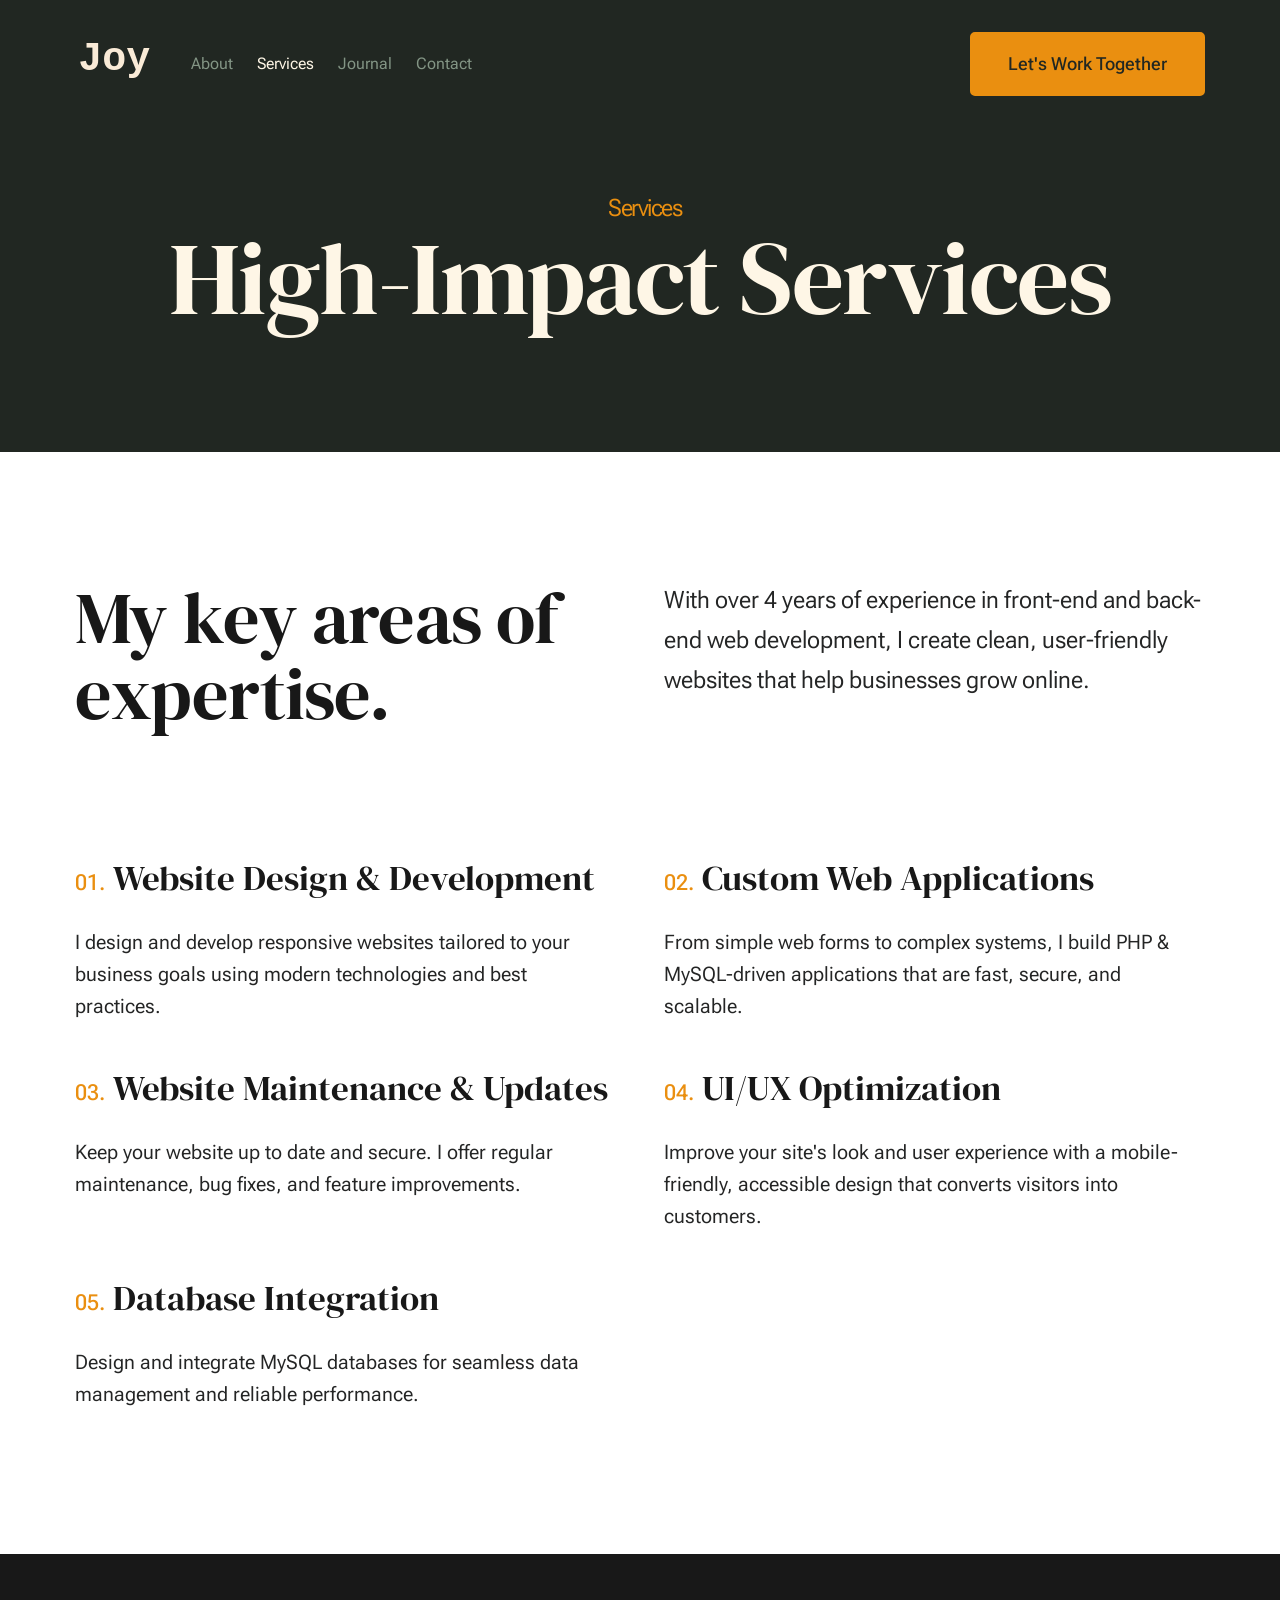
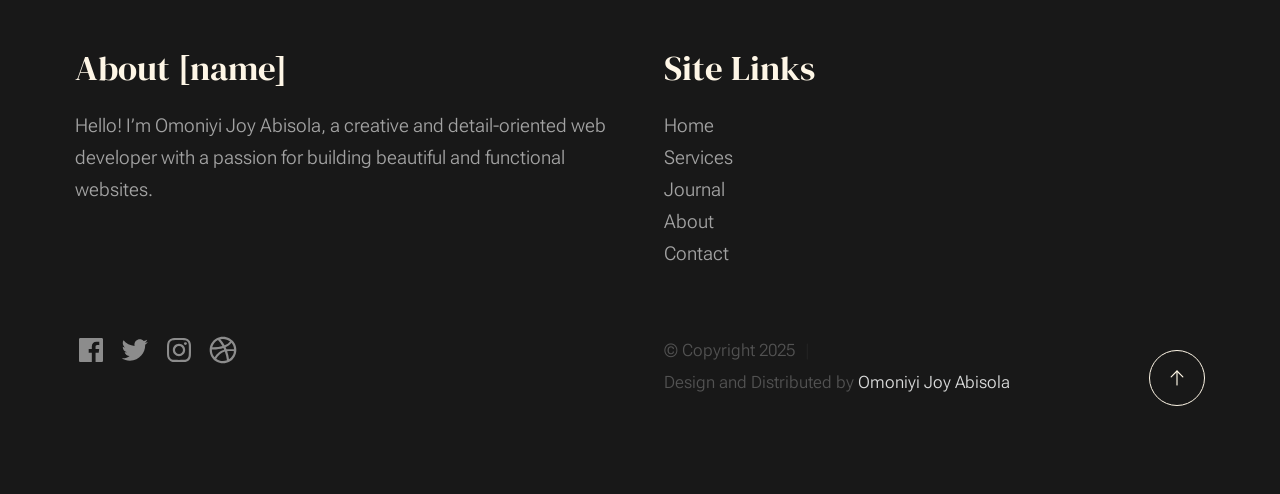
<file: services.html>
<!DOCTYPE html>
<html lang="en" class="no-js" >
<head>

    <!--- basic page needs
    ================================================== -->
    <meta charset="utf-8">
    <meta name="viewport" content="width=device-width, initial-scale=1">
    <title>Services - Joy</title>

    <script>
        document.documentElement.classList.remove('no-js');
        document.documentElement.classList.add('js');
    </script>

    <!-- CSS
    ================================================== -->
    <link rel="stylesheet" href="css/vendor.css">
    <link rel="stylesheet" href="css/styles.css">

    <!-- favicons
    ================================================== -->
    <link rel="apple-touch-icon" sizes="180x180" href="apple-touch-icon.png">
    <link rel="icon" type="image/png" sizes="32x32" href="favicon-32x32.png">
    <link rel="icon" type="image/png" sizes="16x16" href="favicon-16x16.png">
    <link rel="manifest" href="site.webmanifest">

</head>


<body id="top">


    <!-- preloader
    ================================================== -->
    <div id="preloader">
        <div id="loader" class="dots-fade">
            <div></div>
            <div></div>
            <div></div>
        </div>
    </div>


    <!-- page wrap
    ================================================== -->
    <div id="page" class="s-pagewrap">

        <!-- # site header 
        ================================================== -->
        <header class="s-header">

            <div class="row s-header__inner width-sixteen-col">

                <div class="s-header__block">
                    <div class="s-header__logo">
                        <a class="logo" href="index.html">
                            <strong style="color: antiquewhite; margin: 0px; font-family: Monospace; font-size: 40px;">Joy</strong>
                        </a>
                    </div>

                    <a class="s-header__menu-toggle" href="#0"><span>Menu</span></a>
                </div> <!-- end s-header__block -->

                <nav class="s-header__nav">
    
                    <ul class="s-header__menu-links">
                        <li><a href="about.html">About</a></li>
                        <li class="current"><a href="services.html">Services</a></li>
                        <li><a href="blog.html">Journal</a></li>
                        <li><a href="contact.html">Contact</a></li>
                    </ul> <!-- s-header__menu-links -->

                    <div class="s-header__contact">
                        <a href="contact.html" class="btn btn--primary s-header__contact-btn">Let's Work Together</a>                        
                    </div> <!-- s-header__contact -->
    
                </nav> <!-- end s-header__nav -->

            </div> <!-- end s-header__inner -->

        </header> <!-- end s-header -->

        <!-- # site main content
        ================================================== -->
        <section id="content" class="s-content">

               <section class="s-pageheader pageheader">
                    <div class="row">
                        <div class="column xl-12">
                            <h1 class="page-title">
                                <span class="page-title__small-type text-pretitle">Services</span>
                                High-Impact Services
                            </h1>
                            
                        </div>
                    </div>
               </section> <!-- pageheader -->  

               <section class="s-pagecontent pagecontent">

                    <div class="row pageintro">
                        <div class="column xl-6 lg-12">
                            <h2 class="text-display-title">My key areas of expertise.</h2>
                        </div>
                        <div class="column xl-6 lg-12 u-flexitem-x-right">
                            <p class="lead">
                            With over 4 years of experience in front-end and back-end web development, I create clean, user-friendly websites that help businesses grow online.
                            </p>
                        </div>                       
                    </div>  <!-- pageintro -->       

                    <div class="row">
                        <div class="column xl-12 grid-block">             
                            
                            <div class="grid-full grid-list-items list-items show-ctr">
                                
                                <div class="grid-list-items__item list-items__item">
                                    <div class="list-items__item-header">
                                        <h3 class="list-items__item-title">Website Design & Development</h3>
                                    </div>
                                    <div class="list-items__item-text">
                                        <p>
                                        I design and develop responsive websites tailored to your business goals using modern technologies and best practices.
                                        </p>
                                    </div>
                                </div> <!-- end list-items__item -->
                                <div class="grid-list-items__item list-items__item">
                                    <div class="list-items__item-header">
                                        <h3 class="list-items__item-title">Custom Web Applications</h3>
                                    </div>
                                    <div class="list-items__item-text">
                                        <p>
                                            From simple web forms to complex systems, I build PHP & MySQL-driven applications that are fast, secure, and scalable.
                                        </p>
                                    </div>
                                </div> <!-- end list-items__item -->
                                <div class="grid-list-items__item list-items__item">
                                    <div class="list-items__item-header">
                                        <h3 class="list-items__item-title">Website Maintenance & Updates</h3>
                                    </div>
                                    <div class="list-items__item-text">
                                        <p>
                                        Keep your website up to date and secure. I offer regular maintenance, bug fixes, and feature improvements.
                                        </p>
                                    </div>
                                </div> <!-- end list-items__item -->
                                <div class="grid-list-items__item list-items__item">
                                    <div class="list-items__item-header">
                                        <h3 class="list-items__item-title">UI/UX Optimization</h3>
                                    </div>
                                    <div class="list-items__item-text">
                                        <p>
                                        Improve your site's look and user experience with a mobile-friendly, accessible design that converts visitors into customers.
                                        </p>
                                    </div>
                                </div> <!-- end list-items__item -->
                                <div class="grid-list-items__item list-items__item">
                                    <div class="list-items__item-header">
                                        <h3 class="list-items__item-title">Database Integration</h3>
                                    </div>
                                    <div class="list-items__item-text">
                                        <p>
                                        Design and integrate MySQL databases for seamless data management and reliable performance.
                                        </p>
                                    </div>
                                </div> <!-- end list-items__item -->
    
                            </div> <!-- grid-list-items -->
                           

                        </div> <!-- end grid-block-->
                    </div> <!-- end row -->

               </section> <!-- pagecontent -->

              

        </section> <!-- s-content-->

        <!-- # cta
        ================================================== -->


        <!-- # footer 
        ================================================== -->
        <footer class="s-footer">
            <div class="row s-footer__content">
                <div class="column xl-6 lg-6 md-12 s-footer__block s-footer__about">                    
                    <h3>About [name]</h3>
                    <p>
                    Hello! I’m Omoniyi Joy Abisola, a creative and detail-oriented web developer with a passion for building beautiful and functional websites.
                    </p>               
                </div>                
                <div class="column xl-3 lg-6 md-12 s-footer__block s-footer__site-links">
                    <h3>Site Links</h3>
                    <ul class="link-list">
                        <li><a href="index.html">Home</a></li>
                        <li><a href="services.html">Services</a></li>
                        <li><a href="blog.html">Journal</a></li>
                        <li><a href="about.html">About</a></li>
                        <li><a href="contact.html">Contact</a></li>
                    </ul>
                </div>
            </div>    
            
            <div class="row s-footer__bottom">
                <div class="column xl-6 lg-12">
                    <ul class="s-footer__social social-list">
                        <li>
                            <a href="#0">
                                <svg xmlns="http://www.w3.org/2000/svg" width="24" height="24" viewBox="0 0 24 24" style="fill:rgba(0, 0, 0, 1);"><path d="M20,3H4C3.447,3,3,3.448,3,4v16c0,0.552,0.447,1,1,1h8.615v-6.96h-2.338v-2.725h2.338v-2c0-2.325,1.42-3.592,3.5-3.592 c0.699-0.002,1.399,0.034,2.095,0.107v2.42h-1.435c-1.128,0-1.348,0.538-1.348,1.325v1.735h2.697l-0.35,2.725h-2.348V21H20 c0.553,0,1-0.448,1-1V4C21,3.448,20.553,3,20,3z"></path></svg>
                                <span class="u-screen-reader-text">Facebook</span>
                            </a>
                        </li>
                        <li>
                            <a href="#0">
                                <svg xmlns="http://www.w3.org/2000/svg" width="24" height="24" viewBox="0 0 24 24" style="fill:rgba(0, 0, 0, 1);"><path d="M19.633,7.997c0.013,0.175,0.013,0.349,0.013,0.523c0,5.325-4.053,11.461-11.46,11.461c-2.282,0-4.402-0.661-6.186-1.809 c0.324,0.037,0.636,0.05,0.973,0.05c1.883,0,3.616-0.636,5.001-1.721c-1.771-0.037-3.255-1.197-3.767-2.793 c0.249,0.037,0.499,0.062,0.761,0.062c0.361,0,0.724-0.05,1.061-0.137c-1.847-0.374-3.23-1.995-3.23-3.953v-0.05 c0.537,0.299,1.16,0.486,1.82,0.511C3.534,9.419,2.823,8.184,2.823,6.787c0-0.748,0.199-1.434,0.548-2.032 c1.983,2.443,4.964,4.04,8.306,4.215c-0.062-0.3-0.1-0.611-0.1-0.923c0-2.22,1.796-4.028,4.028-4.028 c1.16,0,2.207,0.486,2.943,1.272c0.91-0.175,1.782-0.512,2.556-0.973c-0.299,0.935-0.936,1.721-1.771,2.22 c0.811-0.088,1.597-0.312,2.319-0.624C21.104,6.712,20.419,7.423,19.633,7.997z"></path></svg>
                                <span class="u-screen-reader-text">Twitter</span>
                            </a>
                        </li>
                        <li>
                            <a href="#0">
                                <svg xmlns="http://www.w3.org/2000/svg" width="24" height="24" viewBox="0 0 24 24" style="fill:rgba(0, 0, 0, 1);"><path d="M11.999,7.377c-2.554,0-4.623,2.07-4.623,4.623c0,2.554,2.069,4.624,4.623,4.624c2.552,0,4.623-2.07,4.623-4.624 C16.622,9.447,14.551,7.377,11.999,7.377L11.999,7.377z M11.999,15.004c-1.659,0-3.004-1.345-3.004-3.003 c0-1.659,1.345-3.003,3.004-3.003s3.002,1.344,3.002,3.003C15.001,13.659,13.658,15.004,11.999,15.004L11.999,15.004z"></path><circle cx="16.806" cy="7.207" r="1.078"></circle><path d="M20.533,6.111c-0.469-1.209-1.424-2.165-2.633-2.632c-0.699-0.263-1.438-0.404-2.186-0.42 c-0.963-0.042-1.268-0.054-3.71-0.054s-2.755,0-3.71,0.054C7.548,3.074,6.809,3.215,6.11,3.479C4.9,3.946,3.945,4.902,3.477,6.111 c-0.263,0.7-0.404,1.438-0.419,2.186c-0.043,0.962-0.056,1.267-0.056,3.71c0,2.442,0,2.753,0.056,3.71 c0.015,0.748,0.156,1.486,0.419,2.187c0.469,1.208,1.424,2.164,2.634,2.632c0.696,0.272,1.435,0.426,2.185,0.45 c0.963,0.042,1.268,0.055,3.71,0.055s2.755,0,3.71-0.055c0.747-0.015,1.486-0.157,2.186-0.419c1.209-0.469,2.164-1.424,2.633-2.633 c0.263-0.7,0.404-1.438,0.419-2.186c0.043-0.962,0.056-1.267,0.056-3.71s0-2.753-0.056-3.71C20.941,7.57,20.801,6.819,20.533,6.111z M19.315,15.643c-0.007,0.576-0.111,1.147-0.311,1.688c-0.305,0.787-0.926,1.409-1.712,1.711c-0.535,0.199-1.099,0.303-1.67,0.311 c-0.95,0.044-1.218,0.055-3.654,0.055c-2.438,0-2.687,0-3.655-0.055c-0.569-0.007-1.135-0.112-1.669-0.311 c-0.789-0.301-1.414-0.923-1.719-1.711c-0.196-0.534-0.302-1.099-0.311-1.669c-0.043-0.95-0.053-1.218-0.053-3.654 c0-2.437,0-2.686,0.053-3.655c0.007-0.576,0.111-1.146,0.311-1.687c0.305-0.789,0.93-1.41,1.719-1.712 c0.534-0.198,1.1-0.303,1.669-0.311c0.951-0.043,1.218-0.055,3.655-0.055c2.437,0,2.687,0,3.654,0.055 c0.571,0.007,1.135,0.112,1.67,0.311c0.786,0.303,1.407,0.925,1.712,1.712c0.196,0.534,0.302,1.099,0.311,1.669 c0.043,0.951,0.054,1.218,0.054,3.655c0,2.436,0,2.698-0.043,3.654H19.315z"></path></svg>
                                <span class="u-screen-reader-text">Instagram</span>
                            </a>
                        </li>
                        <li>
                            <a href="#0">
                                <svg xmlns="http://www.w3.org/2000/svg" width="24" height="24" viewBox="0 0 24 24" style="fill: rgba(0, 0, 0, 1);"><path d="M20.66 6.98a9.932 9.932 0 0 0-3.641-3.64C15.486 2.447 13.813 2 12 2s-3.486.447-5.02 1.34c-1.533.893-2.747 2.107-3.64 3.64S2 10.187 2 12s.446 3.487 1.34 5.02a9.924 9.924 0 0 0 3.641 3.64C8.514 21.553 10.187 22 12 22s3.486-.447 5.02-1.34a9.932 9.932 0 0 0 3.641-3.64C21.554 15.487 22 13.813 22 12s-.446-3.487-1.34-5.02zM12 3.66c2 0 3.772.64 5.32 1.919-.92 1.174-2.286 2.14-4.1 2.9-1.002-1.813-2.088-3.327-3.261-4.54A7.715 7.715 0 0 1 12 3.66zM5.51 6.8a8.116 8.116 0 0 1 2.711-2.22c1.212 1.201 2.325 2.7 3.34 4.5-2 .6-4.114.9-6.341.9-.573 0-1.006-.013-1.3-.04A8.549 8.549 0 0 1 5.51 6.8zM3.66 12c0-.054.003-.12.01-.2.007-.08.01-.146.01-.2.254.014.641.02 1.161.02 2.666 0 5.146-.367 7.439-1.1.187.373.381.793.58 1.26-1.32.293-2.674 1.006-4.061 2.14S6.4 16.247 5.76 17.5c-1.4-1.587-2.1-3.42-2.1-5.5zM12 20.34c-1.894 0-3.594-.587-5.101-1.759.601-1.187 1.524-2.322 2.771-3.401 1.246-1.08 2.483-1.753 3.71-2.02a29.441 29.441 0 0 1 1.56 6.62 8.166 8.166 0 0 1-2.94.56zm7.08-3.96a8.351 8.351 0 0 1-2.58 2.621c-.24-2.08-.7-4.107-1.379-6.081.932-.066 1.765-.1 2.5-.1.799 0 1.686.034 2.659.1a8.098 8.098 0 0 1-1.2 3.46zm-1.24-5c-1.16 0-2.233.047-3.22.14a27.053 27.053 0 0 0-.68-1.62c2.066-.906 3.532-2.006 4.399-3.3 1.2 1.414 1.854 3.027 1.96 4.84-.812-.04-1.632-.06-2.459-.06z"></path></svg>
                                <span class="u-screen-reader-text">Dribbble</span>
                            </a>
                        </li>
                    </ul> <!-- end s-footer__social -->
                </div>
                <div class="column xl-6 lg-12">
                    <p class="ss-copyright">
                        <span>© Copyright 2025</span> 
                        <span>Design and Distributed by <a href="#">Omoniyi Joy Abisola</a></span>
                    </p>
                </div>

                <div class="ss-go-top">
                    <a class="smoothscroll" title="Back to Top" href="#top">
                        <svg xmlns="http://www.w3.org/2000/svg" viewBox="0 0 24 24" width="36" height="36" fill="none" stroke="#ffffff" stroke-width="1" stroke-linecap="round" stroke-linejoin="round">&lt;!--!  Atomicons Free 1.00 by @atisalab License - https://atomicons.com/license/ (Icons: CC BY 4.0) Copyright 2021 Atomicons --&gt;<polyline points="17 11 12 6 7 11"></polyline><line x1="12" y1="18" x2="12" y2="6"></line></svg>
                    </a>
                </div> <!-- end ss-go-top -->
            </div>
            
        </footer> <!-- end s-footer -->
    </div> <!-- end page-wrap -->

    <!-- Java Script
    ================================================== -->
    <script src="js/plugins.js"></script>
    <script src="js/main.js"></script>

</body>
</html>
</file>
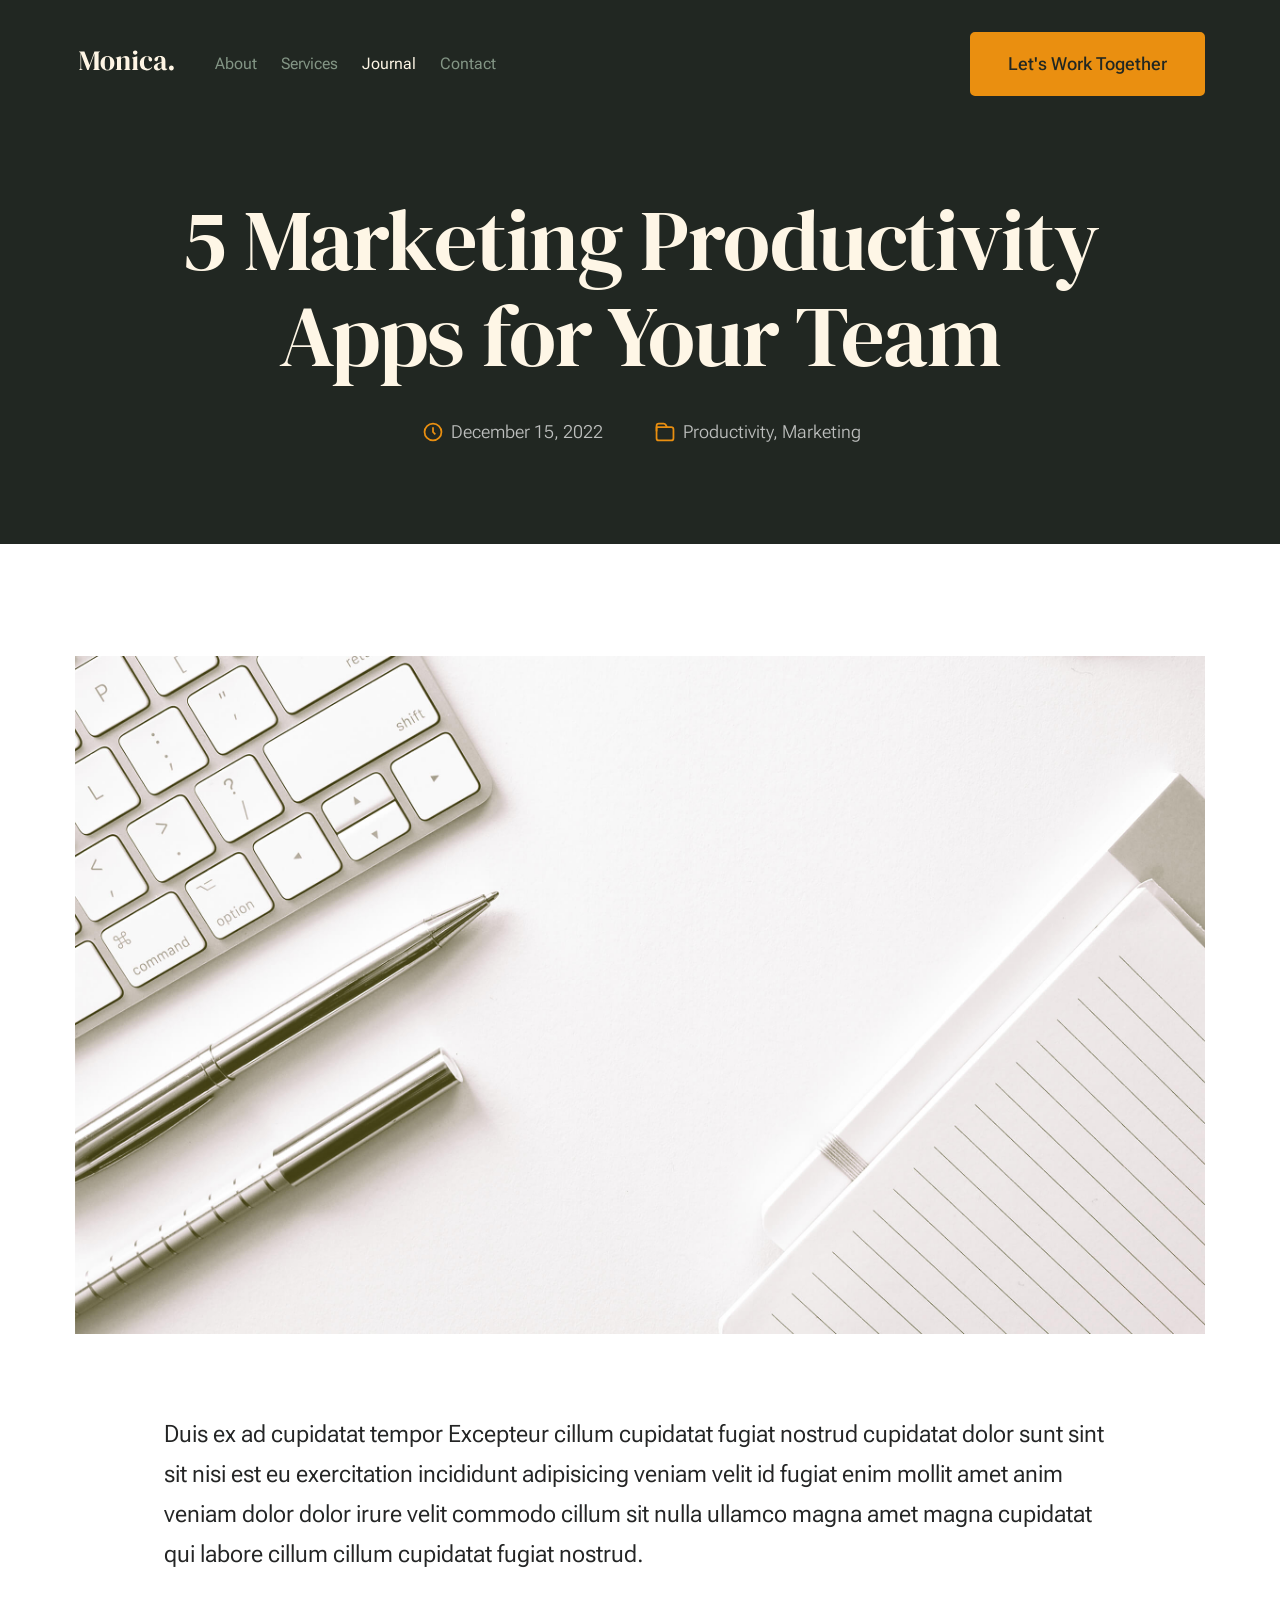
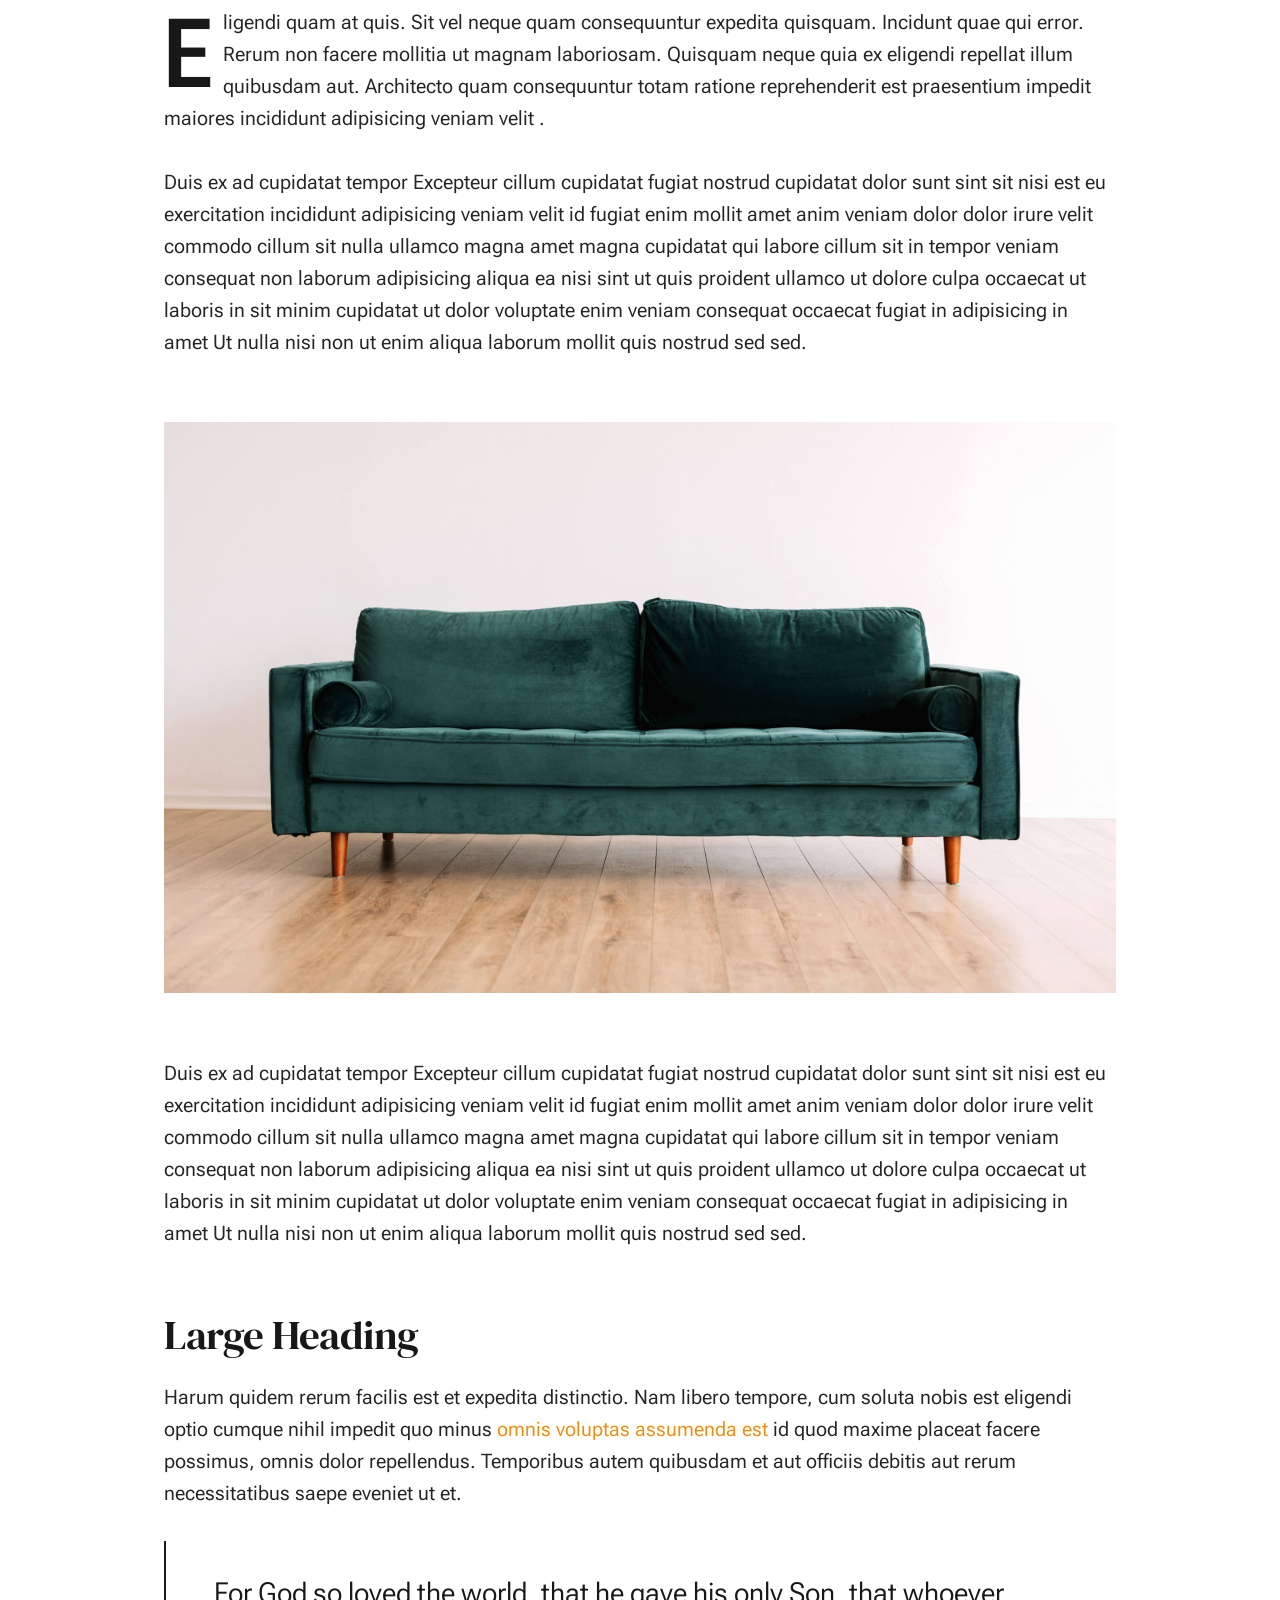
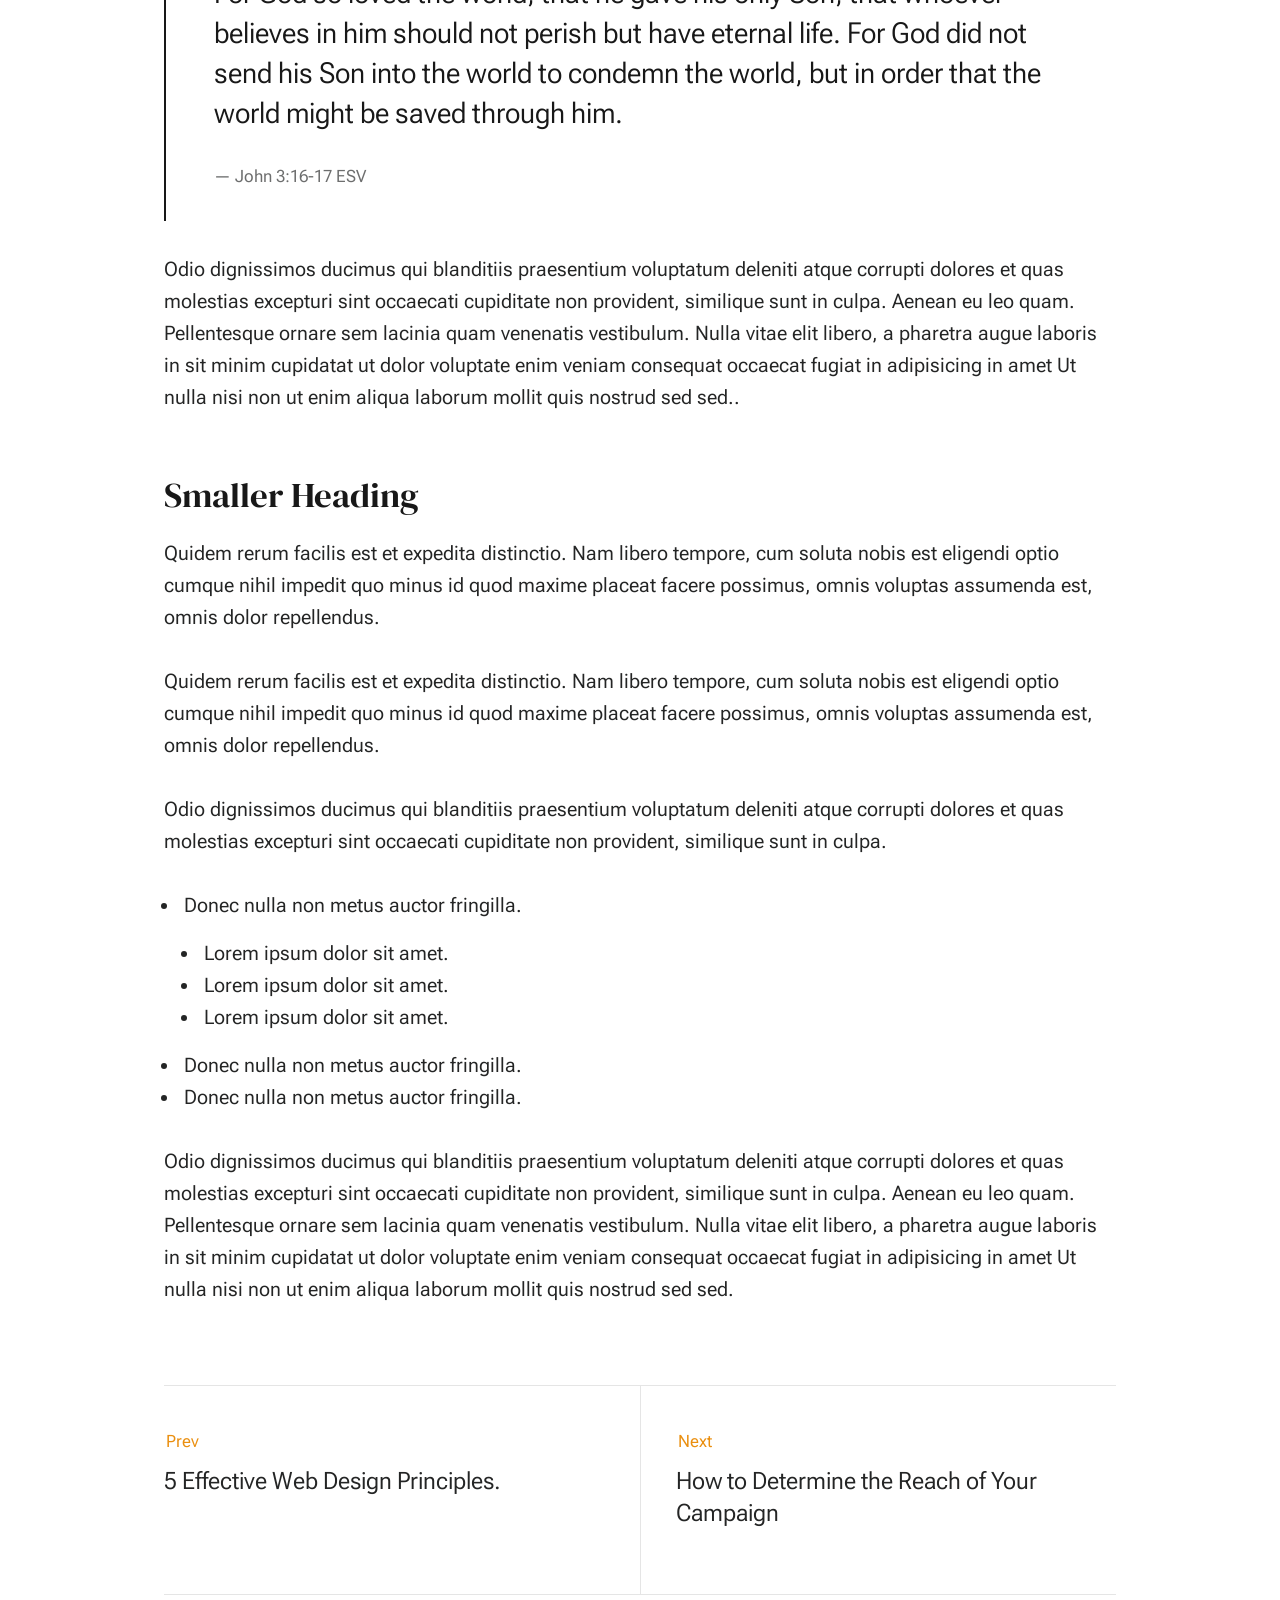
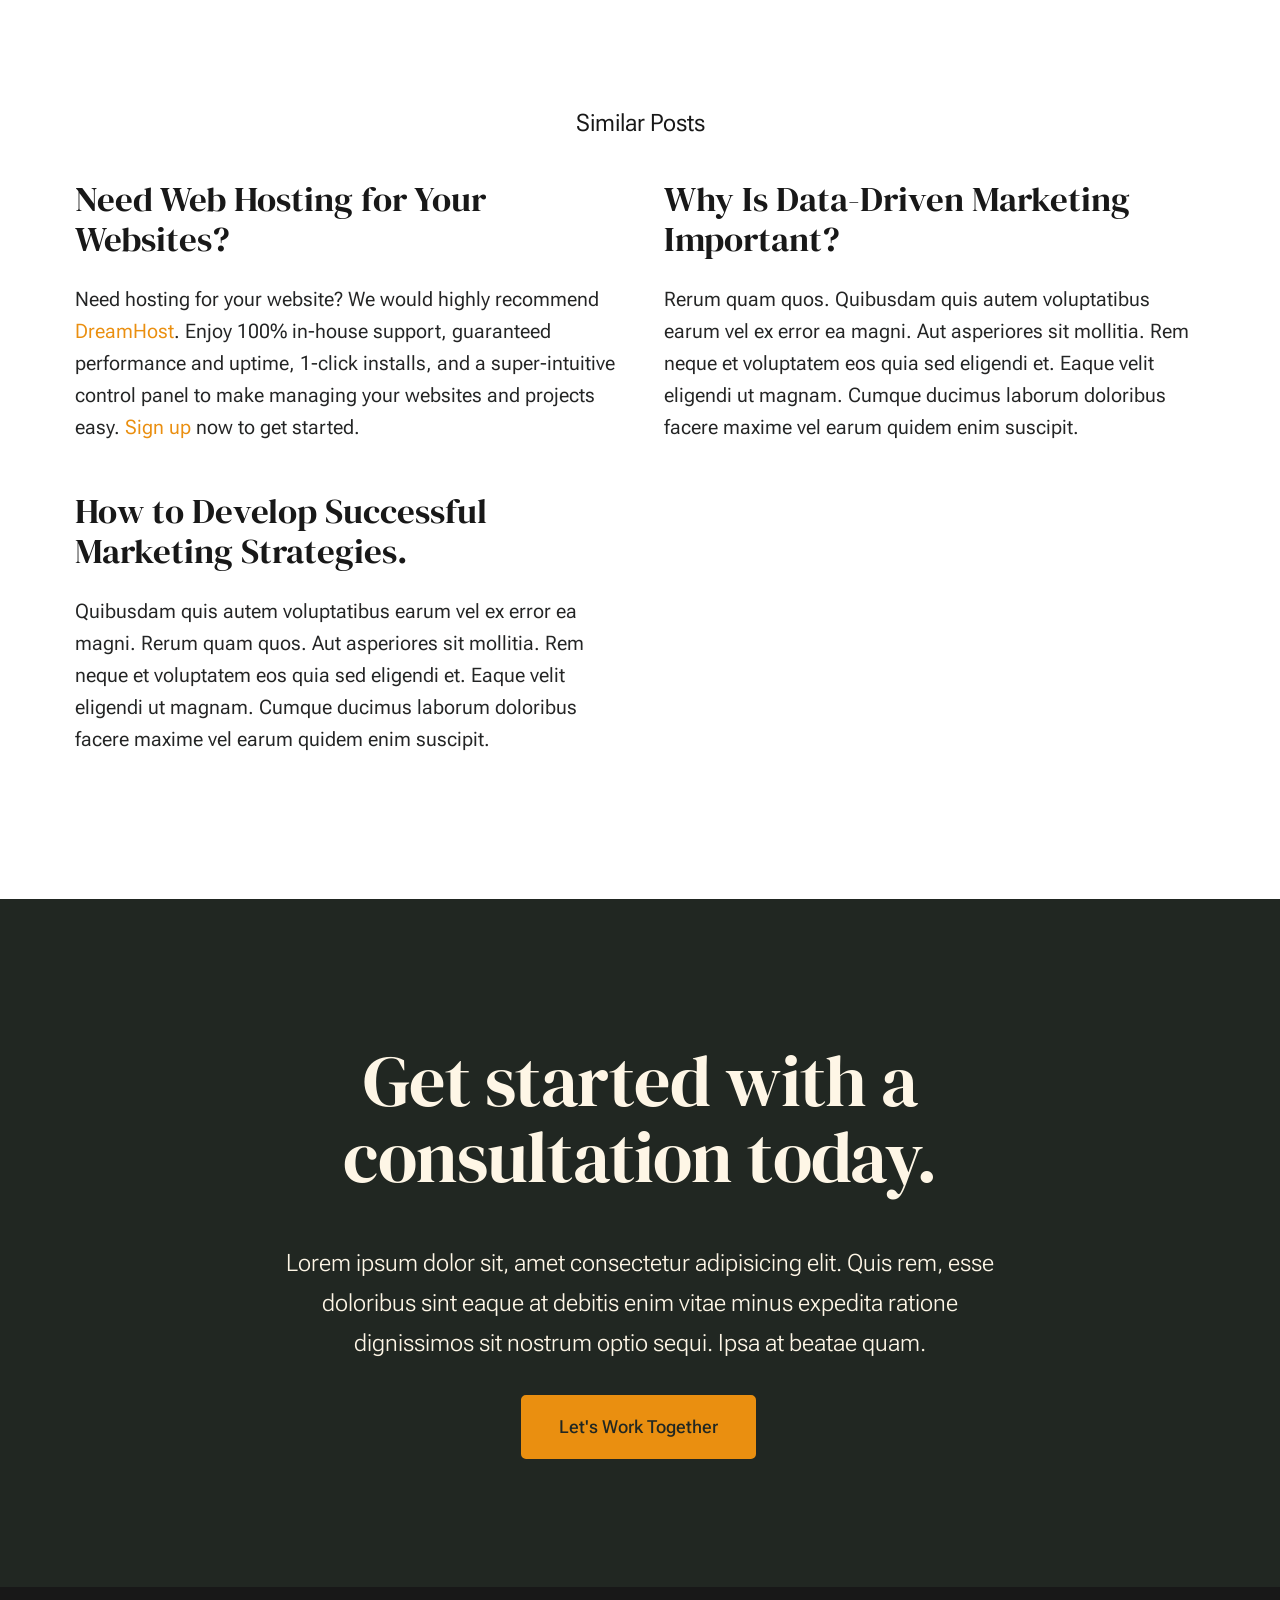
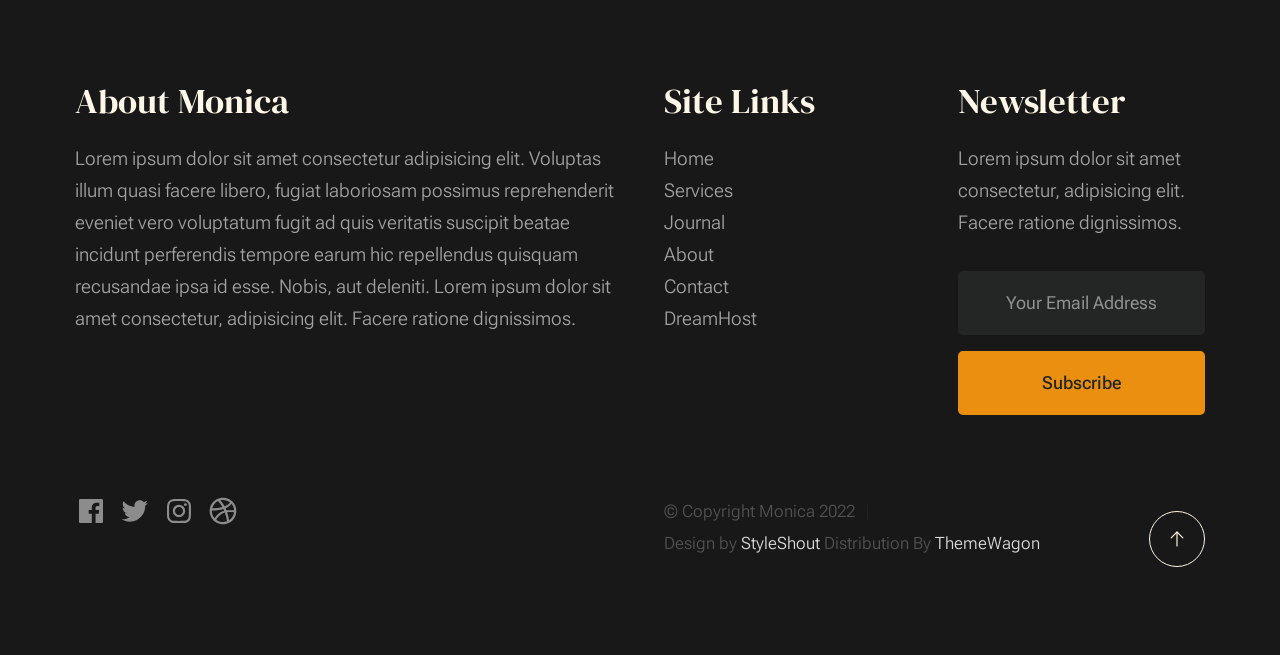
<file: single.html>
<!DOCTYPE html>
<html lang="en" class="no-js" >
<head>

    <!--- basic page needs
    ================================================== -->
    <meta charset="utf-8">
    <meta name="viewport" content="width=device-width, initial-scale=1">
    <title>Single - Monica</title>

    <script>
        document.documentElement.classList.remove('no-js');
        document.documentElement.classList.add('js');
    </script>

    <!-- CSS
    ================================================== -->
    <link rel="stylesheet" href="css/vendor.css">
    <link rel="stylesheet" href="css/styles.css">

    <!-- favicons
    ================================================== -->
    <link rel="apple-touch-icon" sizes="180x180" href="apple-touch-icon.png">
    <link rel="icon" type="image/png" sizes="32x32" href="favicon-32x32.png">
    <link rel="icon" type="image/png" sizes="16x16" href="favicon-16x16.png">
    <link rel="manifest" href="site.webmanifest">

</head>


<body id="top">


    <!-- preloader
    ================================================== -->
    <div id="preloader">
        <div id="loader" class="dots-fade">
            <div></div>
            <div></div>
            <div></div>
        </div>
    </div>


    <!-- page wrap
    ================================================== -->
    <div id="page" class="s-pagewrap">


        <!-- # site header 
        ================================================== -->
        <header class="s-header">

            <div class="row s-header__inner width-sixteen-col">

                <div class="s-header__block">
                    <div class="s-header__logo">
                        <a class="logo" href="index.html">
                            <img src="images/logo.svg" alt="Homepage">
                        </a>
                    </div>

                    <a class="s-header__menu-toggle" href="#0"><span>Menu</span></a>
                </div> <!-- end s-header__block -->

                <nav class="s-header__nav">    
                    <ul class="s-header__menu-links">
                        <li><a href="about.html">About</a></li>
                        <li><a href="services.html">Services</a></li>
                        <li class="current"><a href="blog.html">Journal</a></li>
                        <li><a href="contact.html">Contact</a></li>
                    </ul> <!-- s-header__menu-links -->

                    <div class="s-header__contact">
                        <a href="contact.html" class="btn btn--primary s-header__contact-btn">Let's Work Together</a>
                        
                    </div> <!-- s-header__contact -->    
                </nav> <!-- end s-header__nav -->

            </div> <!-- end s-header__inner -->

        </header> <!-- end s-header -->


        <!-- # site main content
        ================================================== -->
        <article id="content" class="s-content entry">

            <div class="s-pageheader entry__header">
                <div class="row">
                    <div class="column xl-12">

                        <h1 class="entry__title">
                            5 Marketing Productivity Apps for Your Team
                        </h1> <!-- end entry__title -->

                        <div class="entry__meta">
                            <div class="entry__meta-date">
                                <svg width="24" height="24" fill="none" viewBox="0 0 24 24">
                                    <circle cx="12" cy="12" r="7.25" stroke="currentColor" stroke-width="1.5"></circle>
                                    <path stroke="currentColor" stroke-width="1.5" d="M12 8V12L14 14"></path>
                                </svg>
                                December 15, 2022 
                            </div>
                            <div class="entry__meta-cat">
                                <svg width="24" height="24" fill="none" viewBox="0 0 24 24">
                                    <path stroke="currentColor" stroke-linecap="round" stroke-linejoin="round" stroke-width="1.5" d="M19.25 17.25V9.75C19.25 8.64543 18.3546 7.75 17.25 7.75H4.75V17.25C4.75 18.3546 5.64543 19.25 6.75 19.25H17.25C18.3546 19.25 19.25 18.3546 19.25 17.25Z"></path>
                                    <path stroke="currentColor" stroke-linecap="round" stroke-linejoin="round" stroke-width="1.5" d="M13.5 7.5L12.5685 5.7923C12.2181 5.14977 11.5446 4.75 10.8127 4.75H6.75C5.64543 4.75 4.75 5.64543 4.75 6.75V11"></path>
                                </svg>                                      
                                <span class="cat-links">
                                    <a href="blog.html">Productivity</a>
                                    <a href="blog.html">Marketing</a>
                                </span>
                            </div>
                        </div> <!-- end entry__meta -->

                    </div>
                </div>
            </div> <!-- end entry__header --> 

            <div class="s-pagecontent entry__content">

                <div class="row entry__media">
                    <div class="column xl-12">
                        <figure class="featured-image">
                            <img src="images/thumbs/single/standard-1200.jpg" 
                                 srcset="images/thumbs/single/standard-2400.jpg 2400w, 
                                         images/thumbs/single/standard-1200.jpg 1200w, 
                                         images/thumbs/single/standard-600.jpg 600w" sizes="(max-width: 2400px) 100vw, 2400px" alt="">
                        </figure>
                    </div>
                </div> <!-- end entry__media -->

                <div class="row entry__primary width-narrower">
                    <div class="column xl-12"> 

                            <p class="lead">
                            Duis ex ad cupidatat tempor Excepteur cillum cupidatat fugiat nostrud cupidatat dolor 
                            sunt sint sit nisi est eu exercitation incididunt adipisicing veniam velit id fugiat 
                            enim mollit amet anim veniam dolor dolor irure velit commodo cillum sit nulla ullamco 
                            magna amet magna cupidatat qui labore cillum cillum cupidatat fugiat nostrud. </p> 

                            <p class="drop-cap">
                            Eligendi quam at quis. Sit vel neque quam consequuntur expedita quisquam. Incidunt quae 
                            qui error. Rerum non facere mollitia ut magnam laboriosam. Quisquam neque quia ex eligendi 
                            repellat illum quibusdam aut. Architecto quam consequuntur totam ratione reprehenderit est 
                            praesentium impedit maiores incididunt adipisicing veniam velit .
                            </p>
    
                            <p>
                            Duis ex ad cupidatat tempor Excepteur cillum cupidatat fugiat nostrud cupidatat dolor 
                            sunt sint sit nisi est eu exercitation incididunt adipisicing veniam velit id fugiat 
                            enim mollit amet anim veniam dolor dolor irure velit commodo cillum sit nulla ullamco 
                            magna amet magna cupidatat qui labore cillum sit in tempor veniam consequat non laborum 
                            adipisicing aliqua ea nisi sint ut quis proident ullamco ut dolore culpa occaecat ut 
                            laboris in sit minim cupidatat ut dolor voluptate enim veniam consequat occaecat fugiat 
                            in adipisicing in amet Ut nulla nisi non ut enim aliqua laborum mollit quis nostrud sed sed.
                            </p>
            
                            <figure class="alignwide">
                                <img src="images/sample-1200.jpg" 
                                     srcset="images/sample-2400.jpg 2400w, 
                                             images/sample-1200.jpg 1200w, 
                                             images/sample-600.jpg 600w" sizes="(max-width: 2400px) 100vw, 2400px" alt="">
                            </figure>
    
                            <p>
                            Duis ex ad cupidatat tempor Excepteur cillum cupidatat fugiat nostrud cupidatat dolor 
                            sunt sint sit nisi est eu exercitation incididunt adipisicing veniam velit id fugiat 
                            enim mollit amet anim veniam dolor dolor irure velit commodo cillum sit nulla ullamco 
                            magna amet magna cupidatat qui labore cillum sit in tempor veniam consequat non laborum 
                            adipisicing aliqua ea nisi sint ut quis proident ullamco ut dolore culpa occaecat ut 
                            laboris in sit minim cupidatat ut dolor voluptate enim veniam consequat occaecat fugiat 
                            in adipisicing in amet Ut nulla nisi non ut enim aliqua laborum mollit quis nostrud sed sed.
                            </p>
    
                            <h2>Large Heading</h2>
        
                            <p>
                            Harum quidem rerum facilis est et expedita distinctio. Nam libero tempore, cum soluta 
                            nobis est eligendi optio cumque nihil impedit quo minus <a href="http://#">omnis voluptas assumenda est</a> 
                            id quod maxime placeat facere possimus, omnis dolor repellendus. Temporibus autem quibusdam et 
                            aut officiis debitis aut rerum necessitatibus saepe eveniet ut et.</p>
    
                            <blockquote>
                                <p>
                                For God so loved the world, that he gave his only Son, that whoever believes in 
                                him should not perish but have eternal life. For God did not send his Son into 
                                the world to condemn the world, but in order that the world might be 
                                saved through him.
                                </p>
                                <cite>John 3:16-17 ESV</cite>
                            </blockquote>
    
                            <p>
                            Odio dignissimos ducimus qui blanditiis praesentium voluptatum deleniti atque corrupti dolores 
                            et quas molestias excepturi sint occaecati cupiditate non provident, similique sunt in culpa. 
                            Aenean eu leo quam. Pellentesque ornare sem lacinia quam venenatis vestibulum. Nulla vitae elit 
                            libero, a pharetra augue laboris in sit minim cupidatat ut dolor voluptate enim veniam consequat 
                            occaecat fugiat in adipisicing in amet Ut nulla nisi non ut enim aliqua laborum mollit quis nostrud sed sed..</p>
    
                            <h3>Smaller Heading</h3>
    
                            <p>
                            Quidem rerum facilis est et expedita distinctio. Nam libero tempore, cum soluta nobis est 
                            eligendi optio cumque nihil impedit quo minus id quod maxime placeat facere possimus, omnis voluptas 
                            assumenda est, omnis dolor repellendus.
                            </p>
    
                            <p>
                            Quidem rerum facilis est et expedita distinctio. Nam libero tempore, cum soluta nobis est 
                            eligendi optio cumque nihil impedit quo minus id quod maxime placeat facere possimus, omnis voluptas 
                            assumenda est, omnis dolor repellendus.
                            </p>
                                    
                            <p>
                            Odio dignissimos ducimus qui blanditiis praesentium voluptatum deleniti atque corrupti dolores et 
                            quas molestias excepturi sint occaecati cupiditate non provident, similique sunt in culpa.</p>
    
                            <ul>
                                <li>Donec nulla non metus auctor fringilla.
                                    <ul>
                                        <li>Lorem ipsum dolor sit amet.</li>
                                        <li>Lorem ipsum dolor sit amet.</li>
                                        <li>Lorem ipsum dolor sit amet.</li>
                                    </ul>
                                </li>
                                <li>Donec nulla non metus auctor fringilla.</li>
                                <li>Donec nulla non metus auctor fringilla.</li>
                            </ul>
    
                            <p>
                            Odio dignissimos ducimus qui blanditiis praesentium voluptatum deleniti atque corrupti dolores et quas 
                            molestias excepturi sint occaecati cupiditate non provident, similique sunt in culpa. Aenean eu leo quam. 
                            Pellentesque ornare sem lacinia quam venenatis vestibulum. Nulla vitae elit libero, a pharetra augue 
                            laboris in sit minim cupidatat ut dolor voluptate enim veniam consequat occaecat fugiat in adipisicing 
                            in amet Ut nulla nisi non ut enim aliqua laborum mollit quis nostrud sed sed.
                            </p>        

                            <div class="post-nav">
                                <div class="post-nav__prev">
                                    <a href="single-standard.html" rel="prev">
                                        <span>Prev</span>
                                        5 Effective Web Design Principles. 
                                    </a>
                                </div>
                                <div class="post-nav__next">
                                    <a href="single-standard.html" rel="next">
                                        <span>Next</span>
                                        How to Determine the Reach of Your Campaign
                                    </a>
                                </div>
                            </div> <!-- end post-nav -->                                                   
                   
                    </div> <!-- end column-->
                </div> <!-- end entry__primary -->    
                
                <div class="row related-posts">
                    <div class="column xl-12">

                        <h4 class="text-center">Similar Posts</h4>

                        <div class="grid-list-items">
                
                            <div class="grid-list-items__item blog-card">
                                <div class="blog-card__header">
                                    <h3 class="blog-card__title"><a href="https://www.dreamhost.com/r.cgi?287326">Need Web Hosting for Your Websites?</a></h3>
                                </div>
                                <div class="blog-card__text">
                                    <p>
                                    Need hosting for your website? We would highly recommend <a href="https://www.dreamhost.com/r.cgi?287326">DreamHost</a>.
                                    Enjoy 100% in-house support, guaranteed performance and uptime, 1-click installs, and a super-intuitive control 
                                    panel to make managing your websites and projects easy. <a href="https://www.dreamhost.com/r.cgi?287326">Sign up</a> now to get started.
                                    </p>
                                </div>
                            </div> <!-- end blog-card -->
                            <div class="grid-list-items__item blog-card">
                                <div class="blog-card__header">
                                    <h3 class="blog-card__title"><a href="single.html">Why Is Data-Driven Marketing Important?</a></h3>
                                </div>
                                <div class="blog-card__text">
                                    <p>
                                    Rerum quam quos. Quibusdam quis autem voluptatibus earum vel ex error ea magni. Aut asperiores 
                                    sit mollitia. Rem neque et voluptatem eos quia sed eligendi et. Eaque velit eligendi ut 
                                    magnam. Cumque ducimus laborum doloribus facere maxime vel earum quidem enim suscipit.
                                    </p>
                                </div>
                            </div> <!-- end blog-card -->
                            <div class="grid-list-items__item blog-card">
                                <div class="blog-card__header">
                                    <h3 class="blog-card__title"><a href="single.html">How to Develop Successful Marketing Strategies.</a></h3>
                                </div>
                                <div class="blog-card__text">
                                    <p>
                                    Quibusdam quis autem voluptatibus earum vel ex error ea magni. Rerum quam quos. Aut asperiores 
                                    sit mollitia. Rem neque et voluptatem eos quia sed eligendi et. Eaque velit eligendi ut 
                                    magnam. Cumque ducimus laborum doloribus facere maxime vel earum quidem enim suscipit.
                                    </p>
                                </div>
                            </div> <!-- end blog card -->
                        
                        </div> <!-- end grid-list-items -->
                          
                    </div> <!-- end column -->
                </div> <!-- end related-posts --> 

            </div> <!-- end entry__content -->

        </article> <!-- s-content entry-->
        

        <!-- # cta
        ================================================== -->
        <section id="cta" class="s-cta">

            <div class="row row-x-center text-center">
                <div class="column xl-8 lg-12">

                    <div class="s-cta__content">
                        <h2 class="text-display-title">
                        Get started with a consultation today.
                        </h2>
                        <p class="lead">
                        Lorem ipsum dolor sit, amet consectetur adipisicing elit. Quis rem, esse doloribus sint eaque at debitis enim vitae minus expedita ratione dignissimos sit nostrum optio sequi. Ipsa at beatae quam.
                        </p>
                        <a href="contact.html" class="btn btn--primary">Let's Work Together</a>
                    </div>

                </div>
            </div>

        </section> <!-- end s-cta -->


        <!-- # footer 
        ================================================== -->
        <footer class="s-footer">
            <div class="row s-footer__content">
                <div class="column xl-6 lg-6 md-12 s-footer__block s-footer__about">                    
                    <h3>About Monica</h3>
                    <p>
                    Lorem ipsum dolor sit amet consectetur adipisicing elit. Voluptas illum quasi facere libero, 
                    fugiat laboriosam possimus reprehenderit eveniet vero voluptatum fugit ad quis veritatis suscipit beatae 
                    incidunt perferendis tempore earum hic repellendus quisquam recusandae ipsa id esse. Nobis, aut deleniti.
                    Lorem ipsum dolor sit amet consectetur, adipisicing elit. Facere ratione dignissimos.
                    </p>               
                </div>                
                <div class="column xl-3 lg-6 md-12 s-footer__block s-footer__site-links">
                    <h3>Site Links</h3>
                    <ul class="link-list">
                        <li><a href="index.html">Home</a></li>
                        <li><a href="services.html">Services</a></li>
                        <li><a href="blog.html">Journal</a></li>
                        <li><a href="about.html">About</a></li>
                        <li><a href="contact.html">Contact</a></li>
                        <li><a href="https://www.dreamhost.com/r.cgi?287326">DreamHost</a></li>
                    </ul>
                </div>
                <div class="column xl-3 lg-6 md-12 tab-12 s-footer__block s-footer__newsletter">
                    <h3>Newsletter</h3>

                    <p>
                    Lorem ipsum dolor sit amet consectetur, adipisicing elit. Facere ratione dignissimos.
                    </p>

                    <div class="subscribe-form">
                        <form id="mc-form" class="mc-form">
                            <input type="email" name="EMAIL" id="mce-EMAIL" class="u-fullwidth text-center" placeholder="Your Email Address" title="The domain portion of the email address is invalid (the portion after the @)." pattern="^([^\x00-\x20\x22\x28\x29\x2c\x2e\x3a-\x3c\x3e\x40\x5b-\x5d\x7f-\xff]+|\x22([^\x0d\x22\x5c\x80-\xff]|\x5c[\x00-\x7f])*\x22)(\x2e([^\x00-\x20\x22\x28\x29\x2c\x2e\x3a-\x3c\x3e\x40\x5b-\x5d\x7f-\xff]+|\x22([^\x0d\x22\x5c\x80-\xff]|\x5c[\x00-\x7f])*\x22))*\x40([^\x00-\x20\x22\x28\x29\x2c\x2e\x3a-\x3c\x3e\x40\x5b-\x5d\x7f-\xff]+|\x5b([^\x0d\x5b-\x5d\x80-\xff]|\x5c[\x00-\x7f])*\x5d)(\x2e([^\x00-\x20\x22\x28\x29\x2c\x2e\x3a-\x3c\x3e\x40\x5b-\x5d\x7f-\xff]+|\x5b([^\x0d\x5b-\x5d\x80-\xff]|\x5c[\x00-\x7f])*\x5d))*(\.\w{2,})+$" required>
                            <input type="submit" name="subscribe" value="Subscribe" class="btn btn--primary btn--small u-fullwidth">
                            <!-- <div style="position: absolute; left: -5000px;" aria-hidden="true"><input type="text" name="b_cdb7b577e41181934ed6a6a44_9a91cfe7b3" tabindex="-1" value=""></div> -->
                            <div class="mc-status"></div>
                        </form>
                    </div>
                </div>
            </div>    
            
            <div class="row s-footer__bottom">
                <div class="column xl-6 lg-12">
                    <ul class="s-footer__social social-list">
                        <li>
                            <a href="#0">
                                <svg xmlns="http://www.w3.org/2000/svg" width="24" height="24" viewBox="0 0 24 24" style="fill:rgba(0, 0, 0, 1);transform:;-ms-filter:"><path d="M20,3H4C3.447,3,3,3.448,3,4v16c0,0.552,0.447,1,1,1h8.615v-6.96h-2.338v-2.725h2.338v-2c0-2.325,1.42-3.592,3.5-3.592 c0.699-0.002,1.399,0.034,2.095,0.107v2.42h-1.435c-1.128,0-1.348,0.538-1.348,1.325v1.735h2.697l-0.35,2.725h-2.348V21H20 c0.553,0,1-0.448,1-1V4C21,3.448,20.553,3,20,3z"></path></svg>
                                <span class="u-screen-reader-text">Facebook</span>
                            </a>
                        </li>
                        <li>
                            <a href="#0">
                                <svg xmlns="http://www.w3.org/2000/svg" width="24" height="24" viewBox="0 0 24 24" style="fill:rgba(0, 0, 0, 1);transform:;-ms-filter:"><path d="M19.633,7.997c0.013,0.175,0.013,0.349,0.013,0.523c0,5.325-4.053,11.461-11.46,11.461c-2.282,0-4.402-0.661-6.186-1.809 c0.324,0.037,0.636,0.05,0.973,0.05c1.883,0,3.616-0.636,5.001-1.721c-1.771-0.037-3.255-1.197-3.767-2.793 c0.249,0.037,0.499,0.062,0.761,0.062c0.361,0,0.724-0.05,1.061-0.137c-1.847-0.374-3.23-1.995-3.23-3.953v-0.05 c0.537,0.299,1.16,0.486,1.82,0.511C3.534,9.419,2.823,8.184,2.823,6.787c0-0.748,0.199-1.434,0.548-2.032 c1.983,2.443,4.964,4.04,8.306,4.215c-0.062-0.3-0.1-0.611-0.1-0.923c0-2.22,1.796-4.028,4.028-4.028 c1.16,0,2.207,0.486,2.943,1.272c0.91-0.175,1.782-0.512,2.556-0.973c-0.299,0.935-0.936,1.721-1.771,2.22 c0.811-0.088,1.597-0.312,2.319-0.624C21.104,6.712,20.419,7.423,19.633,7.997z"></path></svg>
                                <span class="u-screen-reader-text">Twitter</span>
                            </a>
                        </li>
                        <li>
                            <a href="#0">
                                <svg xmlns="http://www.w3.org/2000/svg" width="24" height="24" viewBox="0 0 24 24" style="fill:rgba(0, 0, 0, 1);transform:;-ms-filter:"><path d="M11.999,7.377c-2.554,0-4.623,2.07-4.623,4.623c0,2.554,2.069,4.624,4.623,4.624c2.552,0,4.623-2.07,4.623-4.624 C16.622,9.447,14.551,7.377,11.999,7.377L11.999,7.377z M11.999,15.004c-1.659,0-3.004-1.345-3.004-3.003 c0-1.659,1.345-3.003,3.004-3.003s3.002,1.344,3.002,3.003C15.001,13.659,13.658,15.004,11.999,15.004L11.999,15.004z"></path><circle cx="16.806" cy="7.207" r="1.078"></circle><path d="M20.533,6.111c-0.469-1.209-1.424-2.165-2.633-2.632c-0.699-0.263-1.438-0.404-2.186-0.42 c-0.963-0.042-1.268-0.054-3.71-0.054s-2.755,0-3.71,0.054C7.548,3.074,6.809,3.215,6.11,3.479C4.9,3.946,3.945,4.902,3.477,6.111 c-0.263,0.7-0.404,1.438-0.419,2.186c-0.043,0.962-0.056,1.267-0.056,3.71c0,2.442,0,2.753,0.056,3.71 c0.015,0.748,0.156,1.486,0.419,2.187c0.469,1.208,1.424,2.164,2.634,2.632c0.696,0.272,1.435,0.426,2.185,0.45 c0.963,0.042,1.268,0.055,3.71,0.055s2.755,0,3.71-0.055c0.747-0.015,1.486-0.157,2.186-0.419c1.209-0.469,2.164-1.424,2.633-2.633 c0.263-0.7,0.404-1.438,0.419-2.186c0.043-0.962,0.056-1.267,0.056-3.71s0-2.753-0.056-3.71C20.941,7.57,20.801,6.819,20.533,6.111z M19.315,15.643c-0.007,0.576-0.111,1.147-0.311,1.688c-0.305,0.787-0.926,1.409-1.712,1.711c-0.535,0.199-1.099,0.303-1.67,0.311 c-0.95,0.044-1.218,0.055-3.654,0.055c-2.438,0-2.687,0-3.655-0.055c-0.569-0.007-1.135-0.112-1.669-0.311 c-0.789-0.301-1.414-0.923-1.719-1.711c-0.196-0.534-0.302-1.099-0.311-1.669c-0.043-0.95-0.053-1.218-0.053-3.654 c0-2.437,0-2.686,0.053-3.655c0.007-0.576,0.111-1.146,0.311-1.687c0.305-0.789,0.93-1.41,1.719-1.712 c0.534-0.198,1.1-0.303,1.669-0.311c0.951-0.043,1.218-0.055,3.655-0.055c2.437,0,2.687,0,3.654,0.055 c0.571,0.007,1.135,0.112,1.67,0.311c0.786,0.303,1.407,0.925,1.712,1.712c0.196,0.534,0.302,1.099,0.311,1.669 c0.043,0.951,0.054,1.218,0.054,3.655c0,2.436,0,2.698-0.043,3.654H19.315z"></path></svg>
                                <span class="u-screen-reader-text">Instagram</span>
                            </a>
                        </li>
                        <li>
                            <a href="#0">
                                <svg xmlns="http://www.w3.org/2000/svg" width="24" height="24" viewBox="0 0 24 24" style="fill: rgba(0, 0, 0, 1);transform: ;msFilter:;"><path d="M20.66 6.98a9.932 9.932 0 0 0-3.641-3.64C15.486 2.447 13.813 2 12 2s-3.486.447-5.02 1.34c-1.533.893-2.747 2.107-3.64 3.64S2 10.187 2 12s.446 3.487 1.34 5.02a9.924 9.924 0 0 0 3.641 3.64C8.514 21.553 10.187 22 12 22s3.486-.447 5.02-1.34a9.932 9.932 0 0 0 3.641-3.64C21.554 15.487 22 13.813 22 12s-.446-3.487-1.34-5.02zM12 3.66c2 0 3.772.64 5.32 1.919-.92 1.174-2.286 2.14-4.1 2.9-1.002-1.813-2.088-3.327-3.261-4.54A7.715 7.715 0 0 1 12 3.66zM5.51 6.8a8.116 8.116 0 0 1 2.711-2.22c1.212 1.201 2.325 2.7 3.34 4.5-2 .6-4.114.9-6.341.9-.573 0-1.006-.013-1.3-.04A8.549 8.549 0 0 1 5.51 6.8zM3.66 12c0-.054.003-.12.01-.2.007-.08.01-.146.01-.2.254.014.641.02 1.161.02 2.666 0 5.146-.367 7.439-1.1.187.373.381.793.58 1.26-1.32.293-2.674 1.006-4.061 2.14S6.4 16.247 5.76 17.5c-1.4-1.587-2.1-3.42-2.1-5.5zM12 20.34c-1.894 0-3.594-.587-5.101-1.759.601-1.187 1.524-2.322 2.771-3.401 1.246-1.08 2.483-1.753 3.71-2.02a29.441 29.441 0 0 1 1.56 6.62 8.166 8.166 0 0 1-2.94.56zm7.08-3.96a8.351 8.351 0 0 1-2.58 2.621c-.24-2.08-.7-4.107-1.379-6.081.932-.066 1.765-.1 2.5-.1.799 0 1.686.034 2.659.1a8.098 8.098 0 0 1-1.2 3.46zm-1.24-5c-1.16 0-2.233.047-3.22.14a27.053 27.053 0 0 0-.68-1.62c2.066-.906 3.532-2.006 4.399-3.3 1.2 1.414 1.854 3.027 1.96 4.84-.812-.04-1.632-.06-2.459-.06z"></path></svg>
                                <span class="u-screen-reader-text">Dribbble</span>
                            </a>
                        </li>
                    </ul> <!-- end s-footer__social -->
                </div>
                <div class="column xl-6 lg-12">
                    <p class="ss-copyright">
                        <span>© Copyright Monica 2022</span> 
                        <span>Design by <a href="https://www.styleshout.com/">StyleShout</a> Distribution By <a href="https://themewagon.com">ThemeWagon</a></span>
                    </p>
                </div>

                <div class="ss-go-top">
                    <a class="smoothscroll" title="Back to Top" href="#top">
                        <svg xmlns="http://www.w3.org/2000/svg" viewBox="0 0 24 24" width="36" height="36" fill="none" stroke="#ffffff" stroke-width="1" stroke-linecap="round" stroke-linejoin="round">&lt;!--!  Atomicons Free 1.00 by @atisalab License - https://atomicons.com/license/ (Icons: CC BY 4.0) Copyright 2021 Atomicons --&gt;<polyline points="17 11 12 6 7 11"></polyline><line x1="12" y1="18" x2="12" y2="6"></line></svg>
                    </a>
                </div> <!-- end ss-go-top -->
            </div>
            
        </footer> <!-- end s-footer -->

    </div> <!-- end page-wrap -->

    <!-- Java Script
    ================================================== -->
    <script src="js/plugins.js"></script>
    <script src="js/main.js"></script>

</body>
</html>
</file>
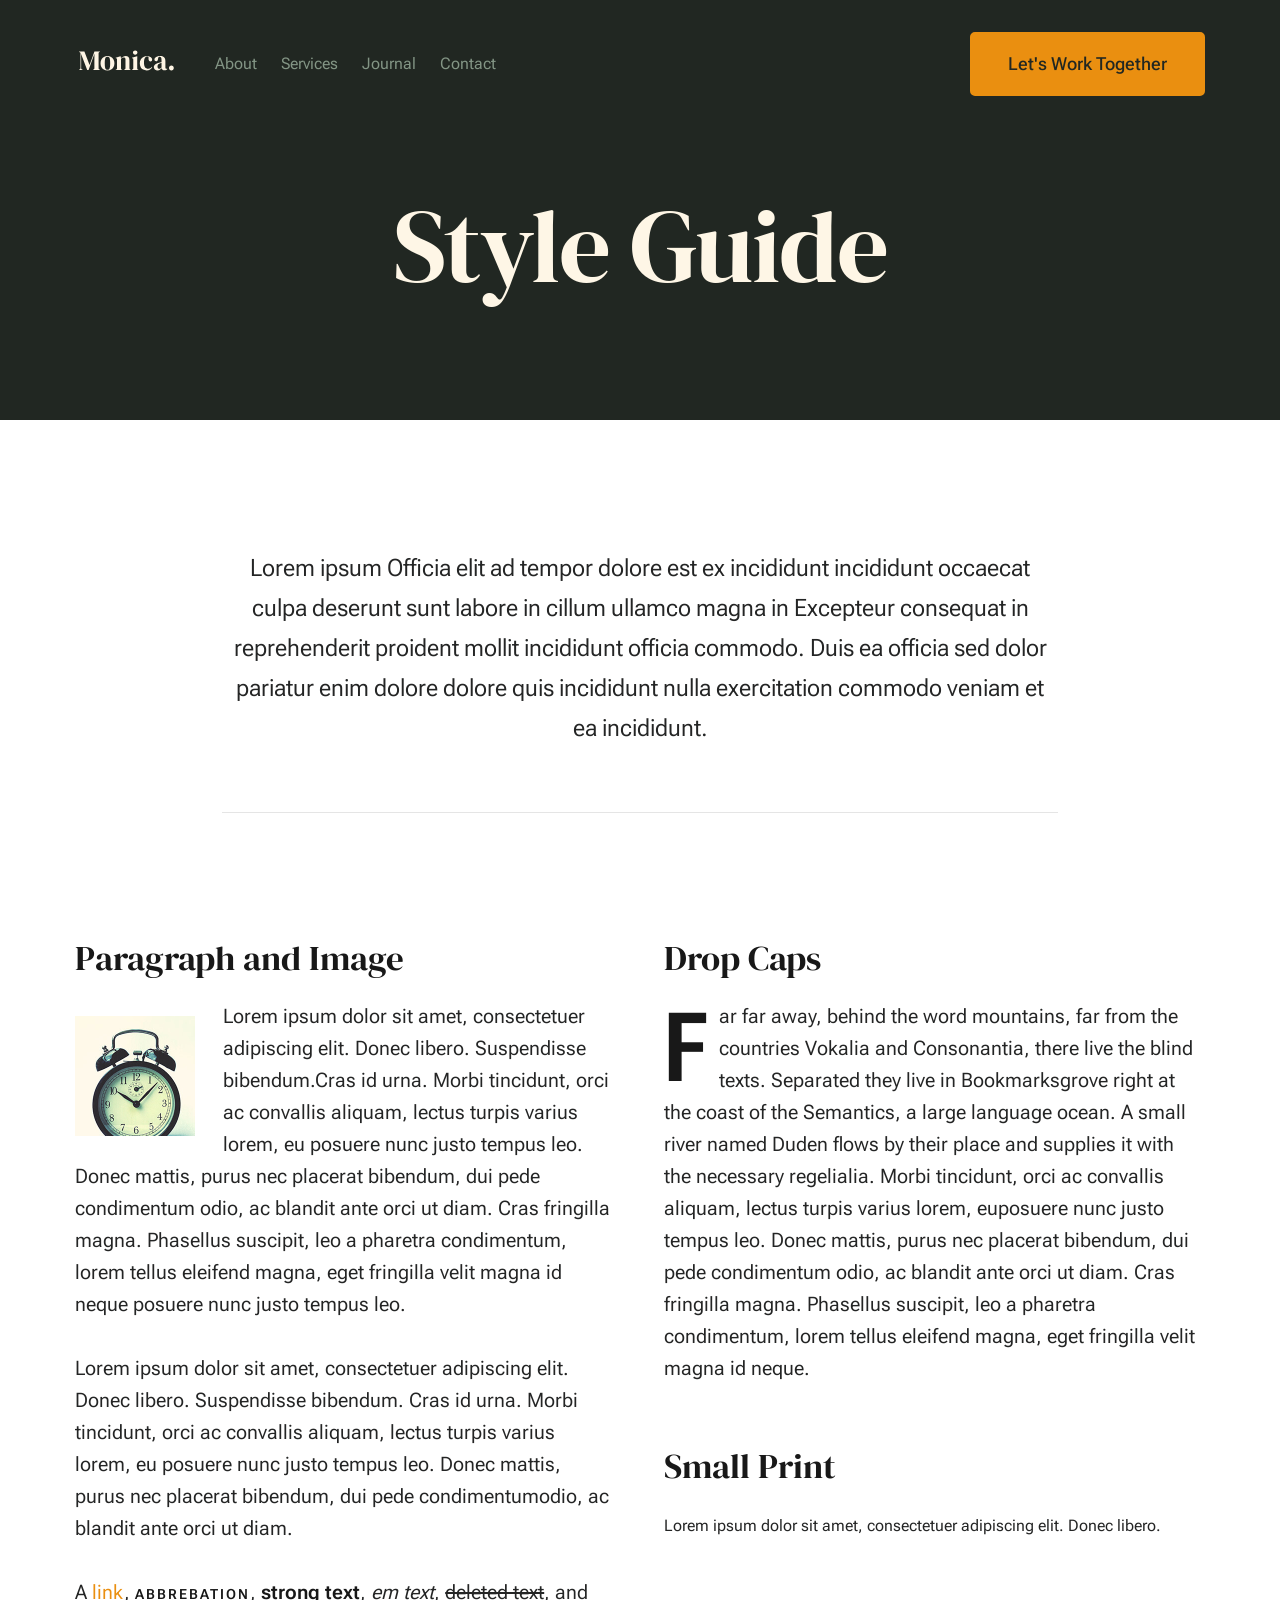
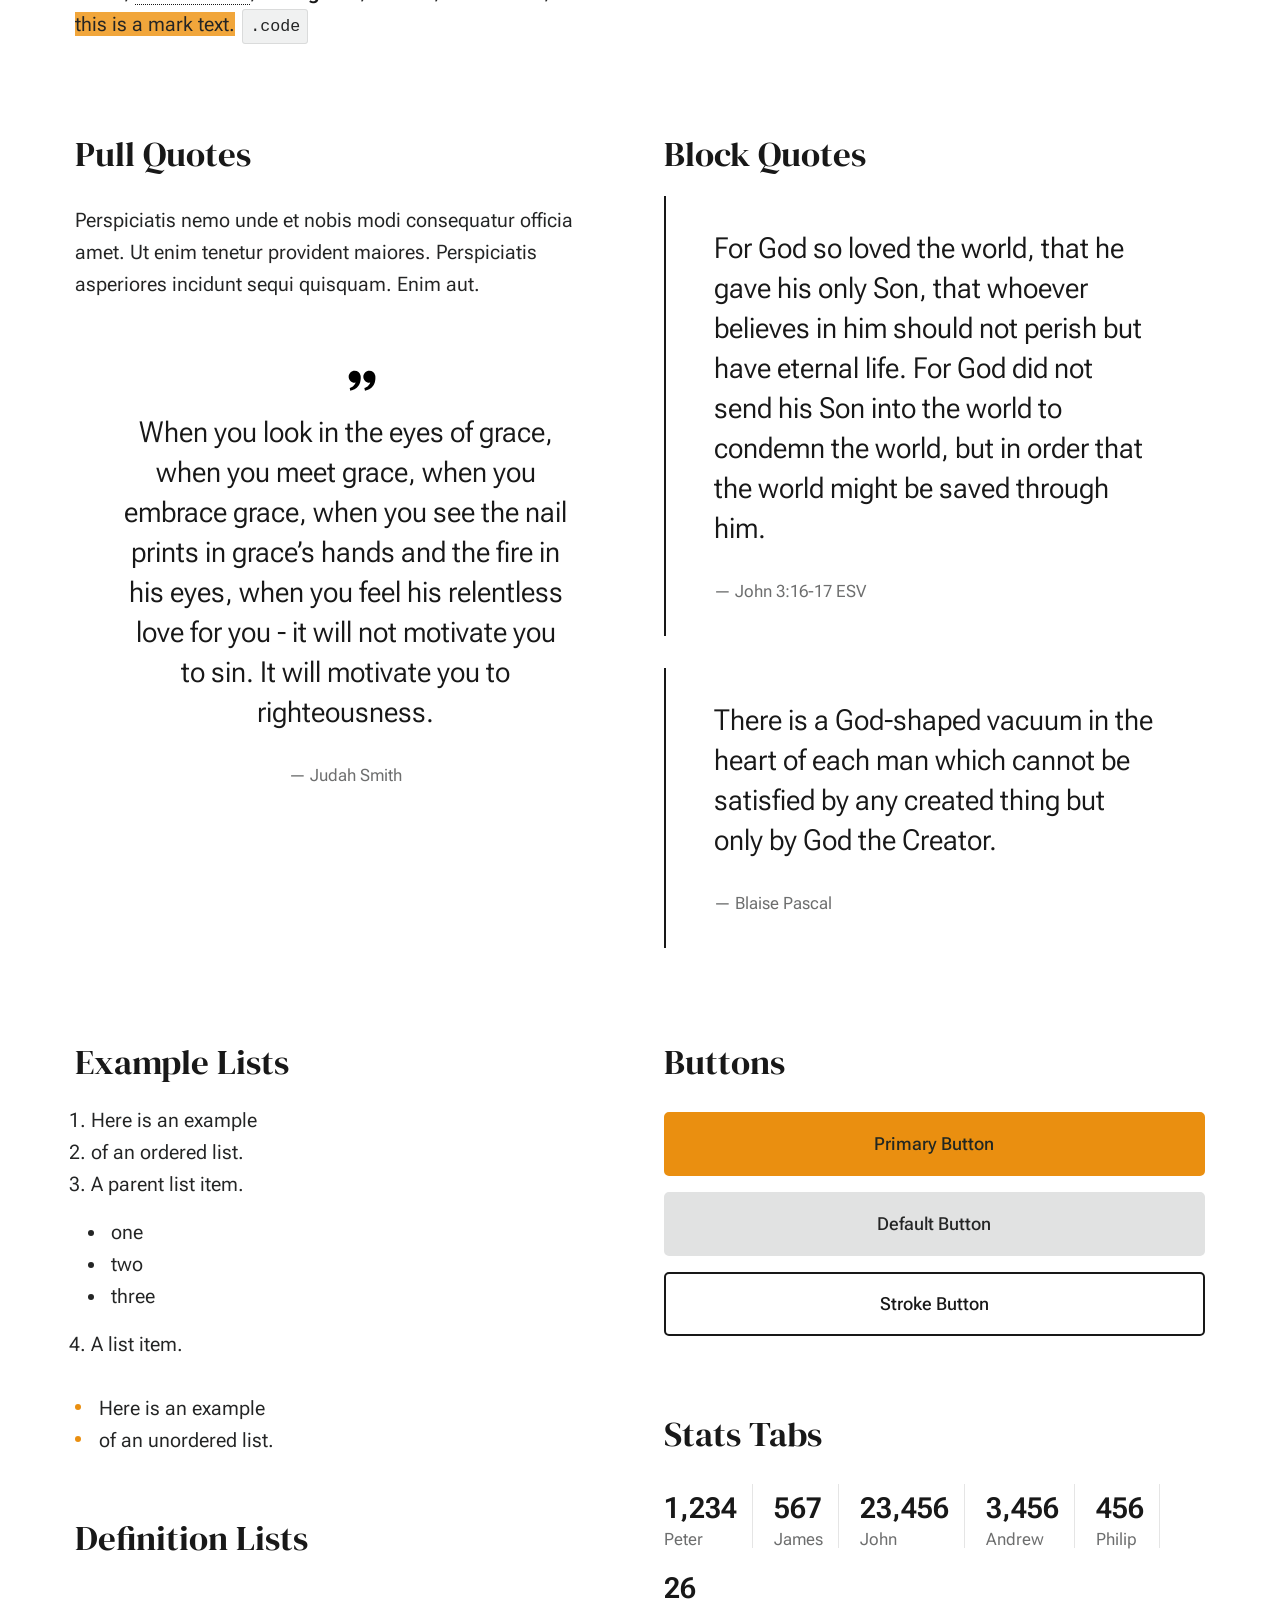
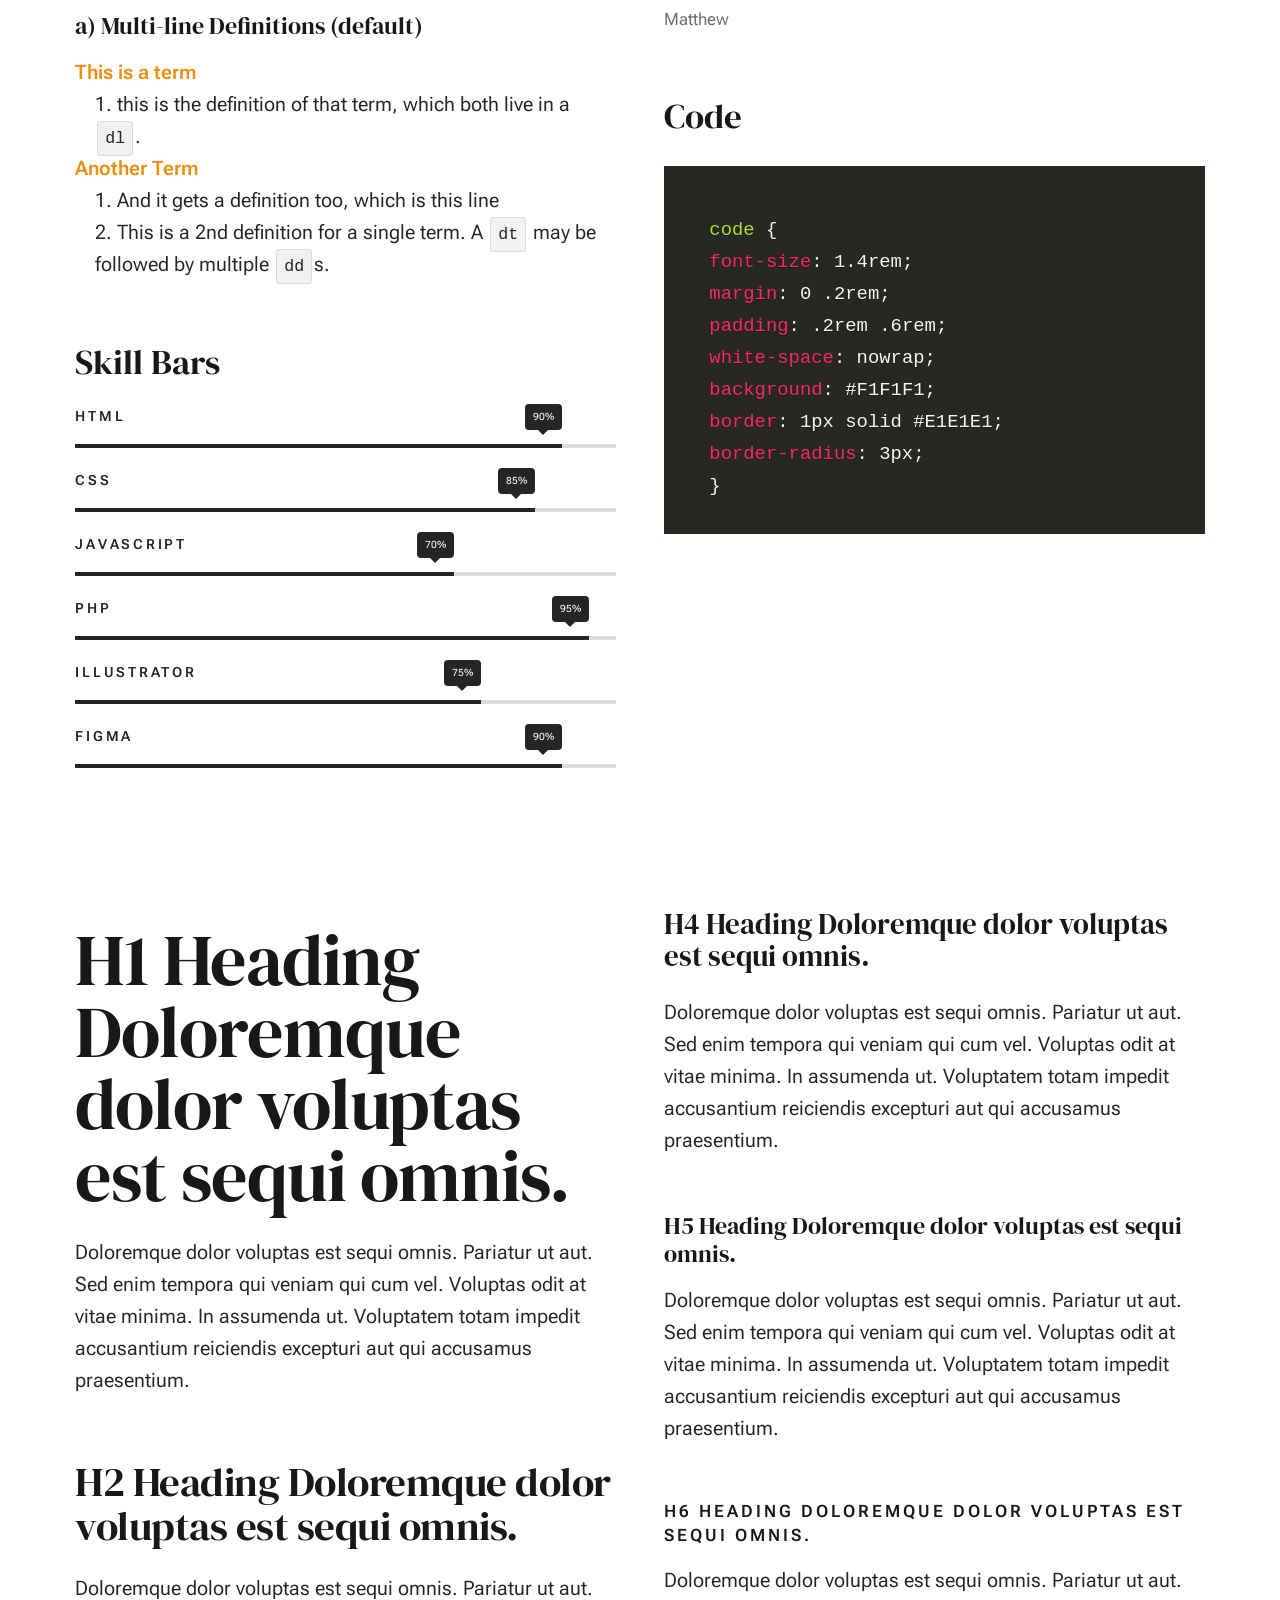
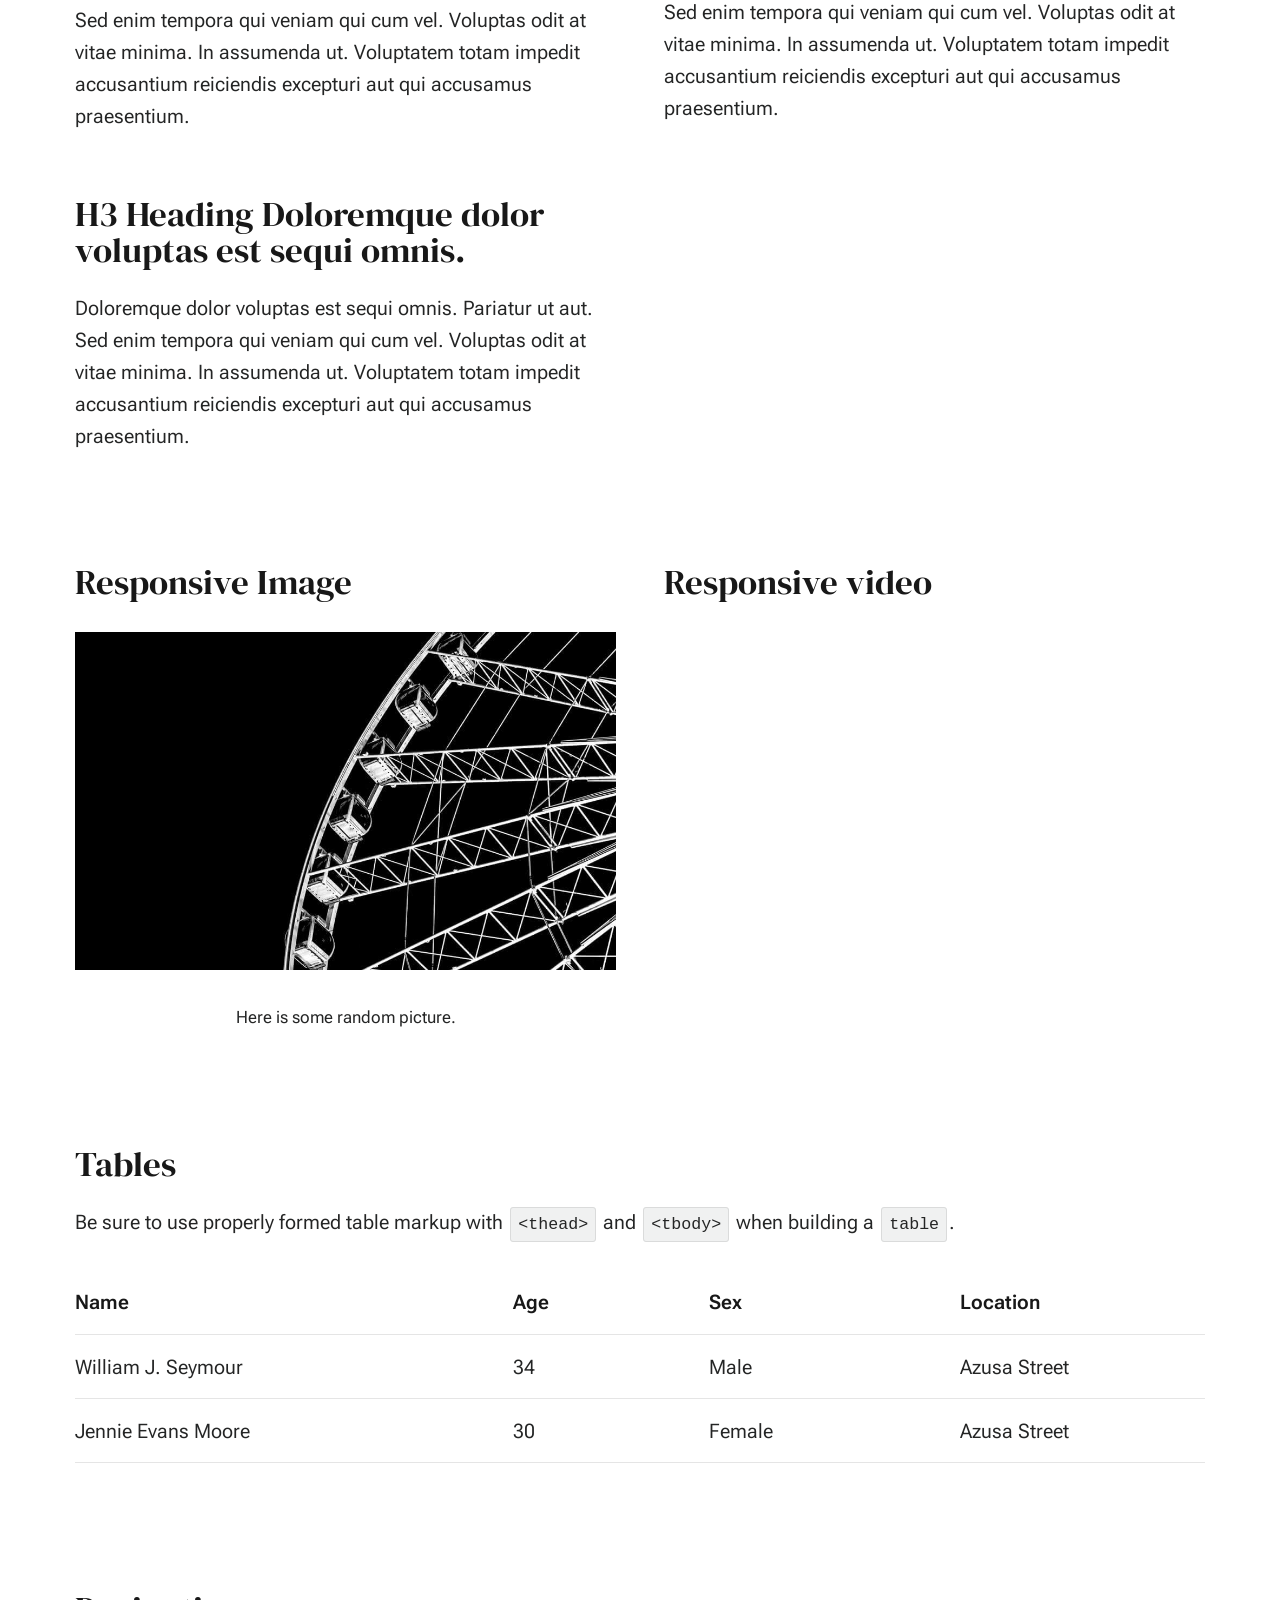
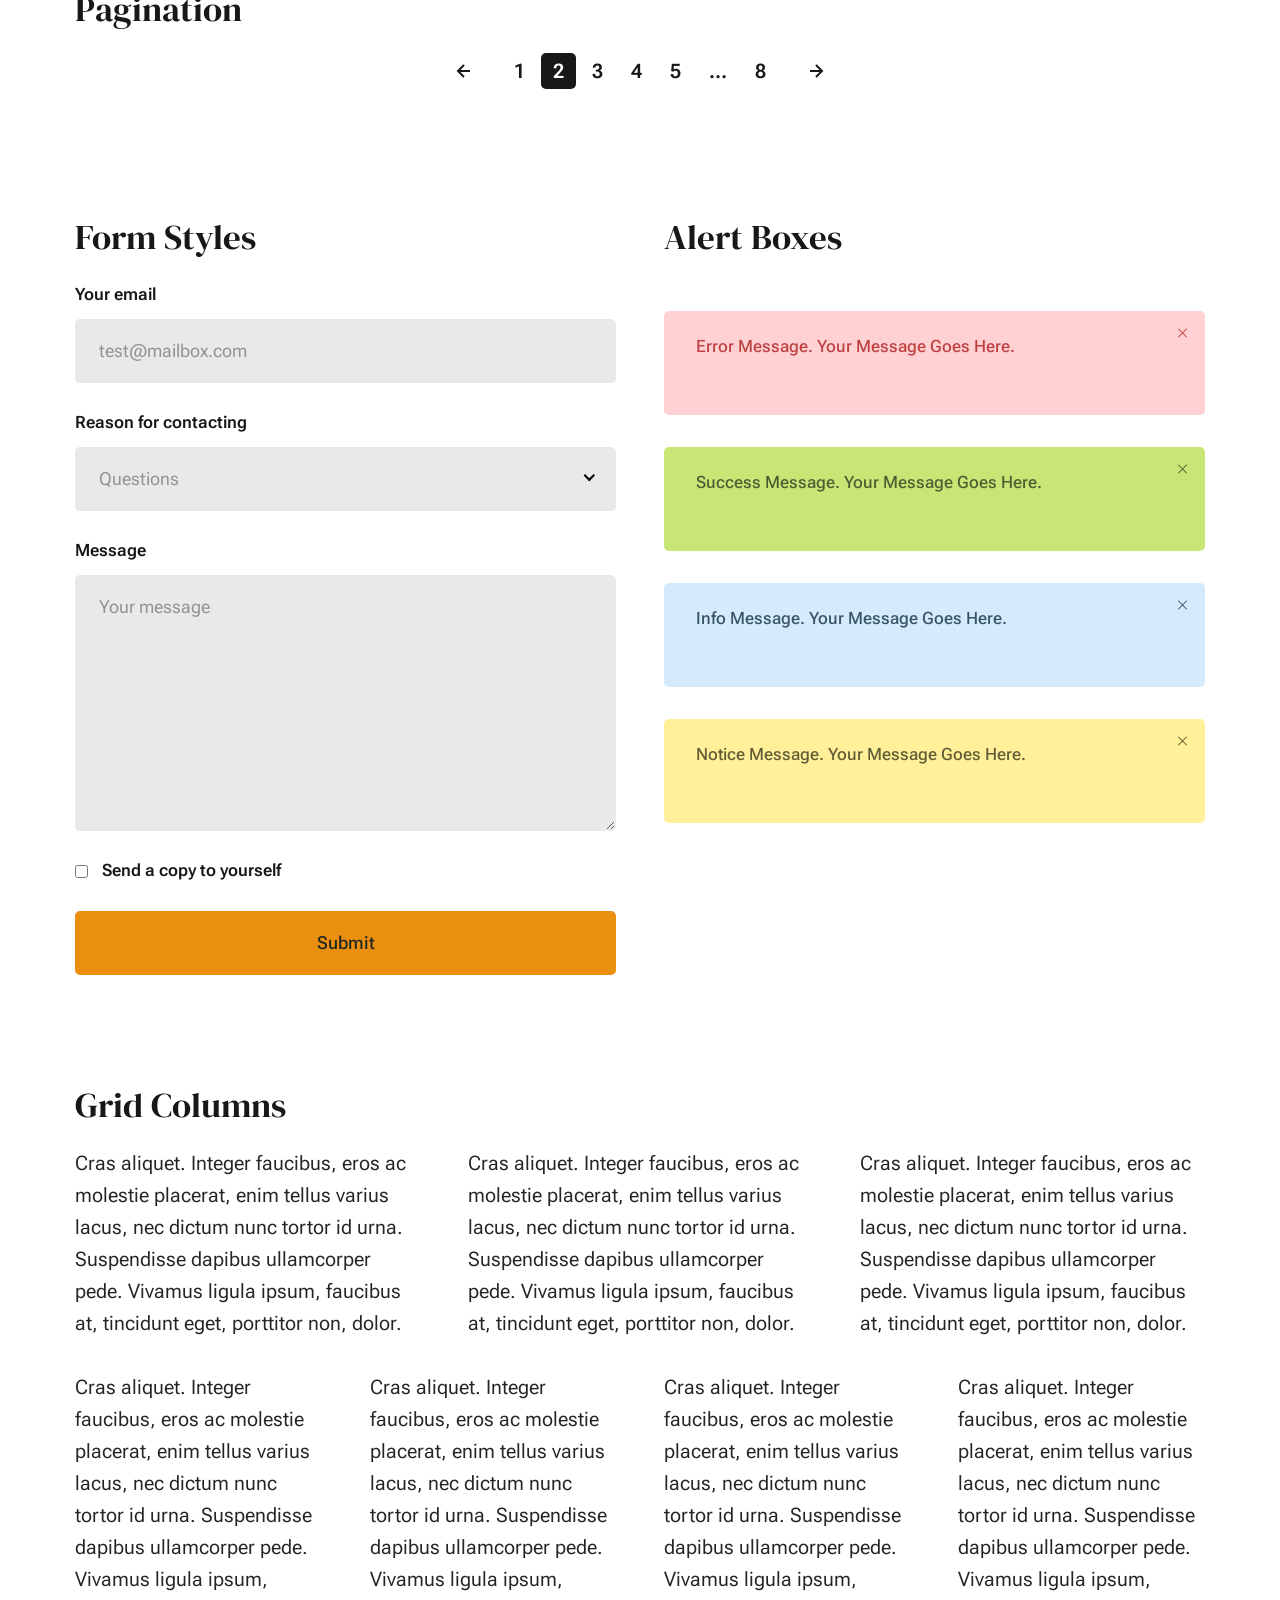
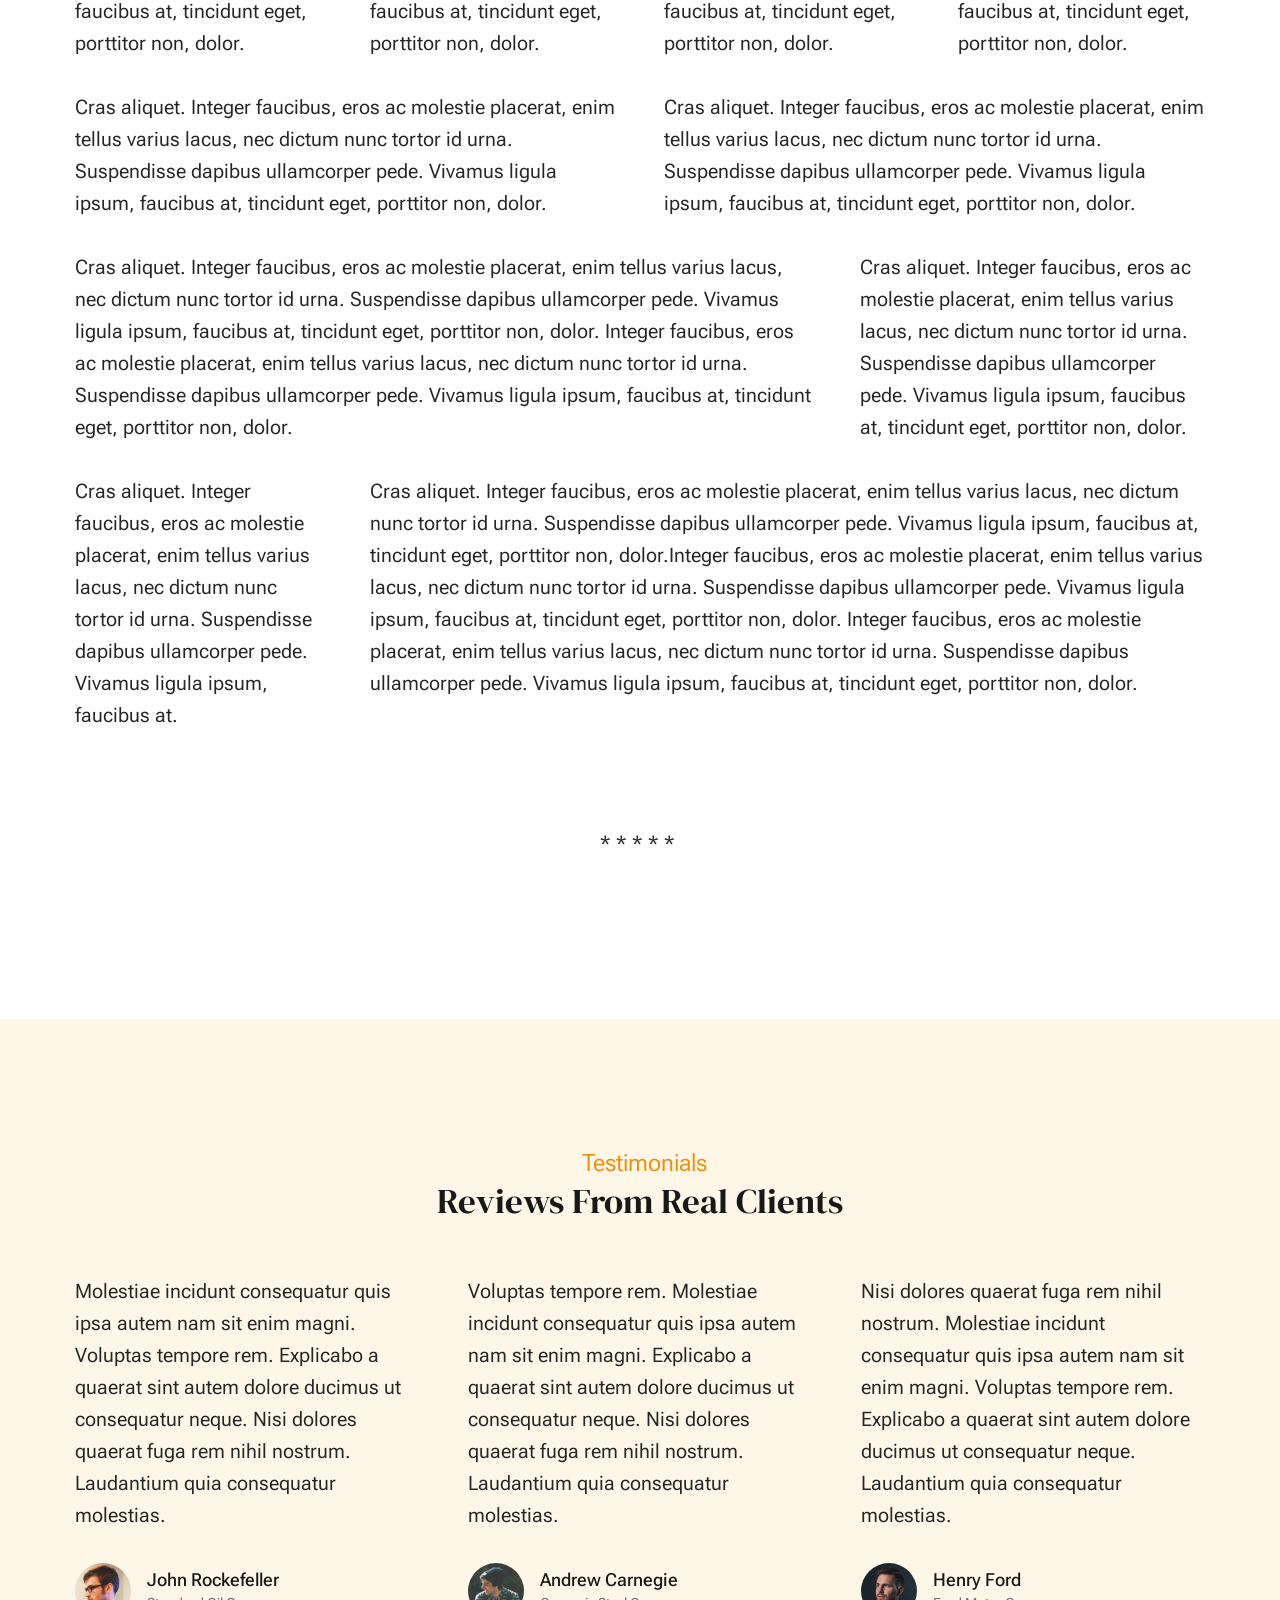
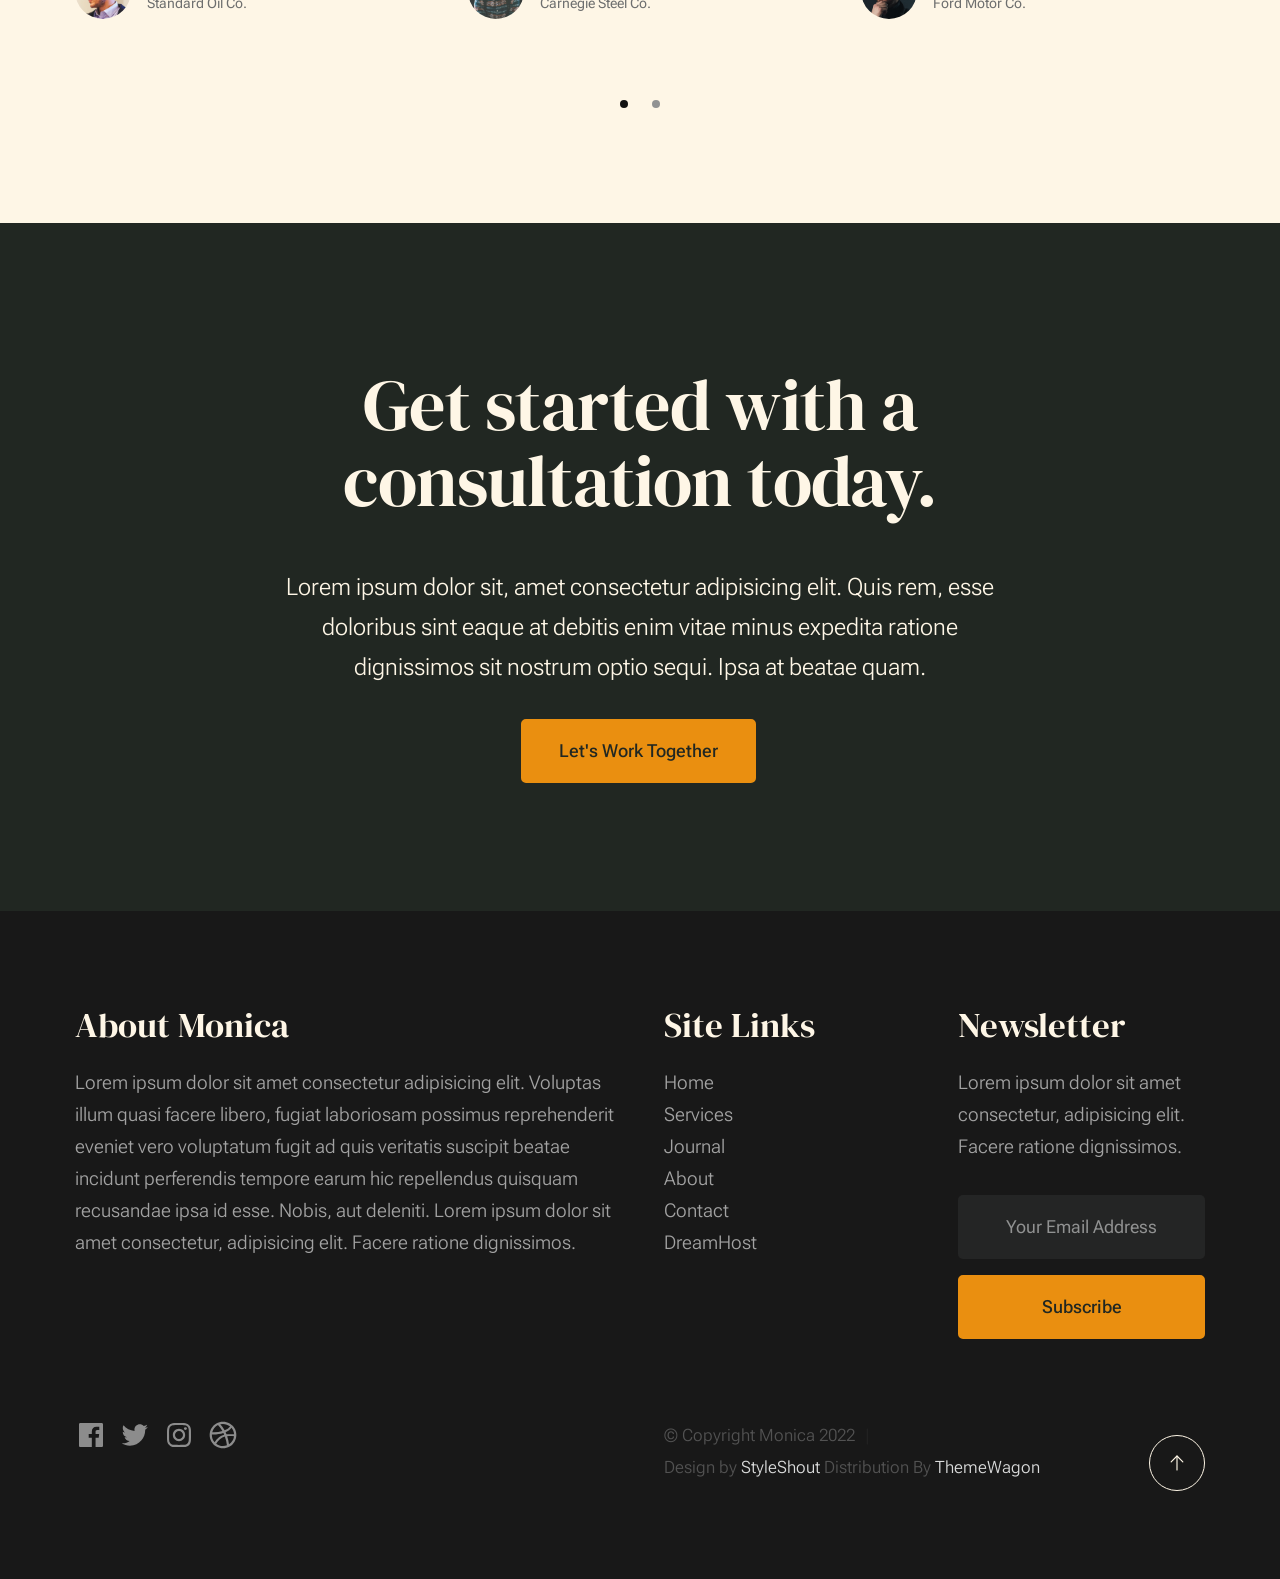
<file: styles.html>
<!DOCTYPE html>
<html lang="en" class="no-js" >
<head>

    <!--- basic page needs
    ================================================== -->
    <meta charset="utf-8">
    <meta name="viewport" content="width=device-width, initial-scale=1">
    <title>Styles - Monica</title>

    <script>
        document.documentElement.classList.remove('no-js');
        document.documentElement.classList.add('js');
    </script>

    <!-- CSS
    ================================================== -->
    <link rel="stylesheet" href="css/vendor.css">
    <link rel="stylesheet" href="css/styles.css">

    <!-- favicons
    ================================================== -->
    <link rel="apple-touch-icon" sizes="180x180" href="apple-touch-icon.png">
    <link rel="icon" type="image/png" sizes="32x32" href="favicon-32x32.png">
    <link rel="icon" type="image/png" sizes="16x16" href="favicon-16x16.png">
    <link rel="manifest" href="site.webmanifest">

</head>


<body id="top">


    <!-- preloader
    ================================================== -->
    <div id="preloader">
        <div id="loader" class="dots-fade">
            <div></div>
            <div></div>
            <div></div>
        </div>
    </div>


    <!-- page wrap
    ================================================== -->
    <div id="page" class="s-pagewrap">


        <!-- # site header 
        ================================================== -->
        <header class="s-header">

            <div class="row s-header__inner width-sixteen-col">

                <div class="s-header__block">
                    <div class="s-header__logo">
                        <a class="logo" href="index.html">
                            <img src="images/logo.svg" alt="Homepage">
                        </a>
                    </div>

                    <a class="s-header__menu-toggle" href="#0"><span>Menu</span></a>
                </div> <!-- end s-header__block -->

                <nav class="s-header__nav">
    
                    <ul class="s-header__menu-links">
                        <li><a href="about.html">About</a></li>
                        <li><a href="services.html">Services</a></li>
                        <li><a href="blog.html">Journal</a></li>
                        <li><a href="contact.html">Contact</a></li>
                    </ul> <!-- s-header__menu-links -->

                    <div class="s-header__contact">
                        <a href="contact.html" class="btn btn--primary s-header__contact-btn">Let's Work Together</a>                        
                    </div> <!-- s-header__contact -->
    
                </nav> <!-- end s-header__nav -->

            </div> <!-- end s-header__inner -->

        </header> <!-- end s-header -->


        <!-- # site main content
        ================================================== -->
        <section id="content" class="s-content">

               <section class="s-pageheader pageheader">
                    <div class="row">
                        <div class="column xl-12">
                            <h1 class="page-title">
                               Style Guide
                            </h1>                            
                        </div>
                    </div>
               </section> <!-- end pageheader --> 

               <section class="s-pagecontent pagecontent">

                    <div class="row row-x-center text-center">

                        <div class="column tab-12 xl-9">
            
                            <p class="lead">Lorem ipsum Officia elit ad tempor dolore est ex incididunt incididunt occaecat culpa deserunt 
                            sunt labore in cillum ullamco magna in Excepteur consequat in reprehenderit proident mollit incididunt officia commodo.
                            Duis ea officia sed dolor pariatur enim dolore dolore quis incididunt nulla exercitation commodo veniam et ea incididunt.
                            </p>
            
                            <hr>
                        </div>
            
                    </div> <!-- end row -->
            
                    <div class="row">
            
                        <div class="column mob-12 md-6 stack-on-900">
            
                            <h3>Paragraph and Image</h3>
            
                            <p><a href="#"><img width="120" height="120" class="u-pull-left" alt="sample-image" src="images/sample-image.jpg"></a>
                            Lorem ipsum dolor sit amet, consectetuer adipiscing elit. Donec libero. Suspendisse bibendum.Cras id urna. Morbi 
                            tincidunt, orci ac convallis aliquam, lectus turpis varius lorem, eu posuere nunc justo tempus leo. Donec mattis, 
                            purus nec placerat bibendum, dui pede condimentum odio, ac blandit ante orci ut diam. Cras fringilla magna. 
                            Phasellus suscipit, leo a pharetra condimentum, lorem tellus eleifend magna, eget fringilla velit magna id 
                            neque posuere nunc justo tempus leo. </p>
            
                            <p>
                            Lorem ipsum dolor sit amet, consectetuer adipiscing elit. Donec libero. Suspendisse bibendum. Cras id urna. 
                            Morbi tincidunt, orci ac convallis aliquam, lectus turpis varius lorem, eu posuere nunc justo tempus leo. 
                            Donec mattis, purus nec placerat bibendum, dui pede condimentumodio, ac blandit ante orci ut diam.	
                            </p>
            
                            <p>A <a href="#">link</a>,
                            <abbr title="this really isn't a very good description">abbrebation</abbr>,
                            <strong>strong text</strong>,
                            <em>em text</em>,
                            <del>deleted text</del>, and
                            <mark>this is a mark text.</mark>
                            <code>.code</code>
                            </p>
            
                        </div>
            
                        <div class="column mob-12 md-6">
            
                            <h3>Drop Caps</h3>
            
                            <p class="drop-cap">Far far away, behind the word mountains, far from the countries Vokalia and Consonantia,
                            there live the blind texts. Separated they live in Bookmarksgrove right at the coast of the
                            Semantics, a large language ocean. A small river named Duden flows by their place and supplies it with the 
                            necessary regelialia. Morbi tincidunt, orci ac convallis aliquam, lectus turpis varius lorem, 
                            euposuere nunc justo tempus leo. Donec mattis, purus nec placerat bibendum, dui pede condimentum odio, 
                            ac blandit ante orci ut diam. Cras fringilla magna. Phasellus suscipit, leo a pharetra condimentum, 
                            lorem tellus eleifend magna, eget fringilla velit magna id neque.
                            </p>
            
                            <h3>Small Print</h3>
            
                            <p><small>Lorem ipsum dolor sit amet, consectetuer adipiscing elit. Donec libero.</small></p>
                            
                    
            
                        </div>
            
                    </div> <!-- end row -->
            
                    <div class="row">
            
                        <div class="column xl-6 md-12">
            
                            <h3 class="u-add-bottom">Pull Quotes</h3>
            
                            <p>
                            Perspiciatis nemo unde et nobis modi consequatur officia amet. Ut enim 
                            tenetur provident maiores. Perspiciatis asperiores incidunt sequi 
                            quisquam. Enim aut. 
                            </p>
            
                            <figure class="pull-quote">
                                <blockquote>
                                    <p>
                                    When you look in the eyes of grace, when you meet grace, 
                                    when you embrace grace, when you see the nail prints in 
                                    grace’s hands and the fire in his eyes, when you feel his 
                                    relentless love for you - it will not motivate you to sin. 
                                    It will motivate you to righteousness.
                                    </p>
            
                                    <footer>
                                        <cite>Judah Smith</cite>
                                    </footer>
                                </blockquote>
                            </figure>
            
            
                        </div>
            
                        <div class="column xl-6 md-12">
            
                            <h3 class="h-add-bottom">Block Quotes</h3>
            
                            <blockquote cite="http://where-i-got-my-info-from.com">
                                <p>
                                For God so loved the world, that he gave his only Son, that whoever believes in 
                                him should not perish but have eternal life. For God did not send his Son into 
                                the world to condemn the world, but in order that the world might be 
                                saved through him.
                                </p>
            
                                <footer>
                                    <cite>
                                        <a href="#0">John 3:16-17 ESV</a>
                                    </cite>
                                </footer>
            
                            </blockquote>
            
                            <blockquote>
                                <p>There is a God-shaped vacuum in the heart of each man which cannot be satisfied 
                                by any created thing but only by God the Creator.</p>
            
                                <footer>
                                    <cite>Blaise Pascal</cite>
                                </footer>
            
                            </blockquote>
            
                        </div>
            
                    </div> <!-- end row -->
            
                    <div class="row u-add-half-bottom">
            
                        <div class="column xl-6 md-12">
            
                            <h3>Example Lists</h3>
            
                            <ol>
                                <li>Here is an example</li>
                                <li>of an ordered list.</li>
                                <li>A parent list item.
                                    <ul>
                                        <li>one</li>
                                        <li>two</li>
                                        <li>three</li>
                                    </ul>
                                    </li>
                                    <li>A list item.</li>
                                </ol>
            
                            <ul class="disc">
                                <li>Here is an example</li>
                                <li>of an unordered list.</li>
                            </ul>
            
                            <h3>Definition Lists</h3>
            
                            <h5>a) Multi-line Definitions (default) </h5>
            
                            <dl class="dictionary-style">
                                <dt><strong>This is a term</strong></dt>
                                    <dd>this is the definition of that term, which both live in a <code>dl</code>.</dd>
                                <dt><strong>Another Term</strong></dt>
                                    <dd>And it gets a definition too, which is this line</dd>
                                    <dd>This is a 2<sup>nd</sup> definition for a single term. A <code>dt</code> may be followed by multiple <code>dd</code>s.</dd>
                            </dl>
            
                            <h3 class="u-add-bottom">Skill Bars</h3>
            
                            <ul class="skill-bars">
                                <li>
                                <div class="progress percent90"><span>90%</span></div>
                                <strong>HTML</strong>
                                </li>
                                <li>
                                <div class="progress percent85"><span>85%</span></div>
                                <strong>CSS</strong>
                                </li>
                                <li>
                                <div class="progress percent70"><span>70%</span></div>
                                <strong>Javascript</strong>
                                </li>
                                <li>
                                <div class="progress percent95"><span>95%</span></div>
                                <strong>PHP</strong>
                                </li>
                                <li>
                                <div class="progress percent75"><span>75%</span></div>
                                <strong>Illustrator</strong>
                                </li>
                                <li>
                                <div class="progress percent90"><span>90%</span></div>
                                <strong>Figma</strong>
                                </li>
                            </ul>
            
                        </div>
            
                        <div class="column xl-6 md-12">
            
                            <h3 class="u-add-bottom">Buttons</h3>
            
                            <p>
                                <a class="btn btn--primary u-fullwidth" href="#0">Primary Button</a>
                                <a class="btn u-fullwidth" href="#0">Default Button</a>
                                <a class="btn btn--stroke u-fullwidth" href="#0">Stroke Button</a>
                            </p>
            
                            <h3>Stats Tabs</h3>
            
                            <ul class="stats-tabs">
                                <li><a href="#0">1,234 <em>Peter</em></a></li>
                                <li><a href="#0">567 <em>James</em></a></li>
                                <li><a href="#0">23,456 <em>John</em></a></li>
                                <li><a href="#0">3,456 <em>Andrew</em></a></li>
                                <li><a href="#0">456 <em>Philip</em></a></li>
                                <li><a href="#0">26 <em>Matthew</em></a></li>
                            </ul>
            
                            <h3 class="u-add-bottom">Code</h3>
            
<pre><code class="language-css">
    code {
    font-size: 1.4rem;
    margin: 0 .2rem;
    padding: .2rem .6rem;
    white-space: nowrap;
    background: #F1F1F1;
    border: 1px solid #E1E1E1;	
    border-radius: 3px;
    }
</code></pre>
            
                        </div>
            
                    </div> <!-- end row -->
            
                    <div class="row u-add-half-bottom">
            
                        <div class="column xl-6 md-12">
                                
                            <h1>H1 Heading Doloremque dolor voluptas est sequi omnis.</h1>
                            <p>Doloremque dolor voluptas est sequi omnis. Pariatur ut aut. Sed enim tempora qui veniam qui cum vel. 
                            Voluptas odit at vitae minima. In assumenda ut. Voluptatem totam impedit accusantium reiciendis excepturi aut qui accusamus praesentium.</p>
            
                            <h2>H2 Heading Doloremque dolor voluptas est sequi omnis.</h2>
                            <p>Doloremque dolor voluptas est sequi omnis. Pariatur ut aut. Sed enim tempora qui veniam qui cum vel. 
                            Voluptas odit at vitae minima. In assumenda ut. Voluptatem totam impedit accusantium reiciendis excepturi aut qui accusamus praesentium.</p>
            
                            <h3>H3 Heading Doloremque dolor voluptas est sequi omnis.</h3>
                            <p>Doloremque dolor voluptas est sequi omnis. Pariatur ut aut. Sed enim tempora qui veniam qui cum vel. 
                            Voluptas odit at vitae minima. In assumenda ut. Voluptatem totam impedit accusantium reiciendis excepturi aut qui accusamus praesentium.</p>
            
                            
                        </div>
            
                        <div class="column xl-6 md-12">
                            <h4>H4 Heading Doloremque dolor voluptas est sequi omnis.</h4>
                            <p>Doloremque dolor voluptas est sequi omnis. Pariatur ut aut. Sed enim tempora qui veniam qui cum vel. 
                            Voluptas odit at vitae minima. In assumenda ut. Voluptatem totam impedit accusantium reiciendis excepturi aut qui accusamus praesentium.</p>
            
                            <h5>H5 Heading Doloremque dolor voluptas est sequi omnis.</h5>
                            <p>Doloremque dolor voluptas est sequi omnis. Pariatur ut aut. Sed enim tempora qui veniam qui cum vel. 
                            Voluptas odit at vitae minima. In assumenda ut. Voluptatem totam impedit accusantium reiciendis excepturi aut qui accusamus praesentium.</p>
            
                            <h6>H6 Heading Doloremque dolor voluptas est sequi omnis.</h6>
                            <p>Doloremque dolor voluptas est sequi omnis. Pariatur ut aut. Sed enim tempora qui veniam qui cum vel. 
                            Voluptas odit at vitae minima. In assumenda ut. Voluptatem totam impedit accusantium reiciendis excepturi aut qui accusamus praesentium.</p>
                
                            
                        </div>
            
                    </div> <!-- end row -->
            
                    <div class="row u-add-half-bottom">
            
                        <div class="column xl-6 md-12">
            
                            <h3 class="u-add-bottom">Responsive Image</h3>
            
                            <figure>
                                <img src="images/wheel-500.jpg" 
                                srcset="images/wheel-1000.jpg 1000w, 
                                images/wheel-500.jpg 500w" 
                                sizes="(max-width: 1000px) 100vw, 1000px" alt="">
            
                                <figcaption>
                                    Here is some random picture.
                                </figcaption>
                            </figure>
            
                        </div>
            
                        <div class="column xl-6 md-12">
            
                            <h3 class="u-add-bottom">Responsive video</h3>
            
                            <div class="video-container">
                            <iframe src="https://player.vimeo.com/video/14592941?color=00a650&title=0&byline=0&portrait=0" width="500" height="281" frameborder="0" webkitallowfullscreen mozallowfullscreen allowfullscreen></iframe> 
                            </div>
            
                        </div>
                        
                    </div> <!-- end row -->
            
                    <div class="row u-add-bottom">
            
                        <div class="column xl-12">
            
                            <h3>Tables</h3>
                            <p>Be sure to use properly formed table markup with <code>&lt;thead&gt;</code> and <code>&lt;tbody&gt;</code> when building a <code>table</code>.</p>
            
                            <div class="table-responsive">
            
                                <table>
                                        <thead>
                                        <tr>
                                            <th>Name</th>
                                            <th>Age</th>
                                            <th>Sex</th>
                                            <th>Location</th>
                                        </tr>
                                        </thead>
                                        <tbody>
                                        <tr>
                                            <td>William J. Seymour</td>
                                            <td>34</td>
                                            <td>Male</td>
                                            <td>Azusa Street</td>
                                        </tr>
                                        <tr>
                                            <td>Jennie Evans Moore</td>
                                            <td>30</td>
                                            <td>Female</td>
                                            <td>Azusa Street</td>
                                        </tr>
                                        </tbody>
                                </table>
            
                            </div>
            
                        </div>
                        
                    </div> <!-- end row -->
            
                    <div class="row">
            
                        <div class="column xl-12">
                            <h3>Pagination</h3>
            
                            <nav class="pgn">
                                <ul>
                                    <li>
                                        <a class="pgn__prev" href="#0">
                                            <svg xmlns="http://www.w3.org/2000/svg" width="24" height="24" viewBox="0 0 24 24"><path d="M12.707 17.293L8.414 13H18v-2H8.414l4.293-4.293-1.414-1.414L4.586 12l6.707 6.707z"/></svg>
                                        </a>
                                    </li>
                                    <li><a class="pgn__num" href="#0">1</a></li>
                                    <li><span class="pgn__num current">2</span></li>
                                    <li><a class="pgn__num" href="#0">3</a></li>
                                    <li><a class="pgn__num" href="#0">4</a></li>
                                    <li><a class="pgn__num" href="#0">5</a></li>
                                    <li><span class="pgn__num dots">…</span></li>
                                    <li><a class="pgn__num" href="#0">8</a></li>
                                    <li>
                                        <a class="pgn__next" href="#0">
                                            <svg xmlns="http://www.w3.org/2000/svg" width="24" height="24" viewBox="0 0 24 24"><path d="M11.293 17.293l1.414 1.414L19.414 12l-6.707-6.707-1.414 1.414L15.586 11H6v2h9.586z"/></svg>
                                        </a>
                                    </li>
                                </ul>
                            </nav>
                        </div>
            
                    </div> <!-- end row -->
            
                    <div class="row">
            
                        <div class="column xl-6 md-12">
            
                            <h3 class="u-add-bottom">Form Styles</h3>
            
                            <form>
                                <div>
                                    <label for="sampleInput">Your email</label>
                                    <input class="u-fullwidth" type="email" placeholder="test@mailbox.com" id="sampleInput">
                                </div>
                                <div>
                                    <label for="sampleRecipientInput">Reason for contacting</label>
                                    <div class="ss-custom-select">
                                        <select class="u-fullwidth" id="sampleRecipientInput">
                                            <option value="Option 1">Questions</option>
                                            <option value="Option 2">Report</option>
                                            <option value="Option 3">Others</option>
                                        </select>
                                    </div>
                                </div>
                                
                                <label for="exampleMessage">Message</label>
                                <textarea class="u-fullwidth" placeholder="Your message" id="exampleMessage"></textarea>
            
                                <label class="u-add-bottom">
                                    <input type="checkbox">
                                    <span class="label-text">Send a copy to yourself</span>
                                </label>
                            
                                <input class="btn--primary u-fullwidth" type="submit" value="Submit">
                            </form>
            
                        </div>
            
                        <div class="column xl-6 md-12">
            
                            <h3>Alert Boxes</h3>
            
                            <br>
                            
                            <div class="alert-box alert-box--error">
                                <p>Error Message. Your Message Goes Here.</p>
                                <span class="alert-box__close"></span>
                            </div><!-- end error -->
                                    
                            <div class="alert-box alert-box--success">
                                <p>Success Message. Your Message Goes Here.</p>
                                <span class="alert-box__close"></span>
                            </div><!-- end success -->
                                    
                            <div class="alert-box alert-box--info">
                                <p>Info Message. Your Message Goes Here.</p>
                                <span class="alert-box__close"></span>
                            </div><!-- end info -->
                                    
                            <div class="alert-box alert-box--notice">
                                <p>Notice Message. Your Message Goes Here.</p>
                                <span class="alert-box__close"></span>
                            </div><!-- end notice -->
                        
                        </div>
            
                    </div> <!-- end row -->
            
                    <div class="row">
            
                        <div class="xl-12 column">
                        <h3 class="half-bottom">Grid Columns</h3>
                        </div>
            
                    </div> <!-- Row End-->
            
                    <!--<h4>1/3 Columns</h4>  -->
            
                    <div class="row">
            
                        <div class="xl-4 md-12 column">
                            <p>
                            Cras aliquet. Integer faucibus, eros ac molestie placerat, enim tellus varius lacus,
                            nec dictum nunc tortor id urna. Suspendisse dapibus ullamcorper pede. Vivamus ligula ipsum,
                            faucibus at, tincidunt eget, porttitor non, dolor. 
                            </p>
                        </div>
            
                        <div class="xl-4 md-12 column">
                            <p>
                            Cras aliquet. Integer faucibus, eros ac molestie placerat, enim tellus varius lacus,
                            nec dictum nunc tortor id urna. Suspendisse dapibus ullamcorper pede. Vivamus ligula ipsum,
                            faucibus at, tincidunt eget, porttitor non, dolor. 
                            </p>
                        </div>
            
                        <div class="xl-4 md-12 column">
                            <p>
                            Cras aliquet. Integer faucibus, eros ac molestie placerat, enim tellus varius lacus,
                            nec dictum nunc tortor id urna. Suspendisse dapibus ullamcorper pede. Vivamus ligula ipsum,
                            faucibus at, tincidunt eget, porttitor non, dolor. 
                            </p>
                        </div>
            
                    </div>
            
                    <!--<h4>1/4 Columns</h4>  -->
            
                    <div class="row">
            
                        <div class="xl-3 md-6 tab-12 column">
                            <p>
                            Cras aliquet. Integer faucibus, eros ac molestie placerat, enim tellus varius lacus,
                            nec dictum nunc tortor id urna. Suspendisse dapibus ullamcorper pede. Vivamus ligula ipsum,
                            faucibus at, tincidunt eget, porttitor non, dolor. 
                            </p>
                        </div>
            
                        <div class="xl-3 md-6 tab-12 column">
                            <p>
                            Cras aliquet. Integer faucibus, eros ac molestie placerat, enim tellus varius lacus,
                            nec dictum nunc tortor id urna. Suspendisse dapibus ullamcorper pede. Vivamus ligula ipsum,
                            faucibus at, tincidunt eget, porttitor non, dolor. 
                            </p>
                        </div>
            
                        <div class="xl-3 md-6 tab-12 column">
                            <p>
                            Cras aliquet. Integer faucibus, eros ac molestie placerat, enim tellus varius lacus,
                            nec dictum nunc tortor id urna. Suspendisse dapibus ullamcorper pede. Vivamus ligula ipsum,
                            faucibus at, tincidunt eget, porttitor non, dolor. 
                            </p>
                        </div>
            
                        <div class="xl-3 md-6 tab-12 column">
                            <p>
                            Cras aliquet. Integer faucibus, eros ac molestie placerat, enim tellus varius lacus,
                            nec dictum nunc tortor id urna. Suspendisse dapibus ullamcorper pede. Vivamus ligula ipsum,
                            faucibus at, tincidunt eget, porttitor non, dolor. 
                            </p>
                        </div>
            
                    </div>
            
                    <!--<h4>1/2 Columns</h4>  -->
            
                    <div class="row">
            
                        <div class="xl-6 tab-12 column">
                            <p>
                            Cras aliquet. Integer faucibus, eros ac molestie placerat, enim tellus varius lacus,
                            nec dictum nunc tortor id urna. Suspendisse dapibus ullamcorper pede. Vivamus ligula ipsum,
                            faucibus at, tincidunt eget, porttitor non, dolor. 
                            </p>
                        </div>
            
                        <div class="xl-6 tab-12 column">
                            <p>
                            Cras aliquet. Integer faucibus, eros ac molestie placerat, enim tellus varius lacus,
                            nec dictum nunc tortor id urna. Suspendisse dapibus ullamcorper pede. Vivamus ligula ipsum,
                            faucibus at, tincidunt eget, porttitor non, dolor. 
                            </p>
                        </div>
            
                    </div>
            
                    <!--<h4>2/3 Columns</h4>  -->
            
                    <div class="row">
            
                        <div class="xl-8 md-7 tab-12 column">
                            <p>
                            Cras aliquet. Integer faucibus, eros ac molestie placerat, enim tellus varius lacus,
                            nec dictum nunc tortor id urna. Suspendisse dapibus ullamcorper pede. Vivamus ligula ipsum,
                            faucibus at, tincidunt eget, porttitor non, dolor. Integer faucibus, eros ac molestie placerat, enim tellus varius lacus,
                            nec dictum nunc tortor id urna. Suspendisse dapibus ullamcorper pede. Vivamus ligula ipsum,
                            faucibus at, tincidunt eget, porttitor non, dolor.
                            </p>
                        </div>
            
                        <div class="xl-4 md-5 tab-12 column">
                            <p>
                            Cras aliquet. Integer faucibus, eros ac molestie placerat, enim tellus varius lacus,
                            nec dictum nunc tortor id urna. Suspendisse dapibus ullamcorper pede. Vivamus ligula ipsum,
                            faucibus at, tincidunt eget, porttitor non, dolor. 
                            </p>
                        </div>
            
                    </div>
            
                    <!--<h4>3/4 Columns</h4>  -->
            
                    <div class="row">
            
                        <div class="xl-3 md-5 tab-12 column">
                            <p>
                            Cras aliquet. Integer faucibus, eros ac molestie placerat, enim tellus varius lacus,
                            nec dictum nunc tortor id urna. Suspendisse dapibus ullamcorper pede. Vivamus ligula ipsum,
                            faucibus at. 
                            </p>
                        </div>
            
                        <div class="xl-9 md-7 tab-12 column">
                            <p>
                            Cras aliquet. Integer faucibus, eros ac molestie placerat, enim tellus varius lacus,
                            nec dictum nunc tortor id urna. Suspendisse dapibus ullamcorper pede. Vivamus ligula ipsum,
                            faucibus at, tincidunt eget, porttitor non, dolor.Integer faucibus, eros ac molestie placerat, enim tellus varius lacus,
                            nec dictum nunc tortor id urna. Suspendisse dapibus ullamcorper pede. Vivamus ligula ipsum,
                            faucibus at, tincidunt eget, porttitor non, dolor. Integer faucibus, eros ac molestie placerat, enim tellus varius lacus,
                            nec dictum nunc tortor id urna. Suspendisse dapibus ullamcorper pede. Vivamus ligula ipsum,
                            faucibus at, tincidunt eget, porttitor non, dolor.
                            </p>
                        </div>
            
                    </div> 
            
                    <hr class="fancy">

               </section> <!-- pagecontent -->

               <section class="s-testimonials">

                    <div class="s-testimonials__header row row-x-center text-center">
                        <div class="column xl-8 lg-12">
        
                            <p class="text-pretitle">
                            Testimonials
                            </p>
                            <h3>
                            Reviews From Real Clients
                            </h3>                        
        
                        </div>
                    </div> <!--end s-testimonials__header -->

                    <div class="row s-testimonials__content">
                        <div class="column xl-12 testimonials">

                            <div class="swiper-container testimonials__slider page-slider">

                                <div class="swiper-wrapper">
                                    <div class="testimonials__slide swiper-slide">
                                        <p>
                                        Molestiae incidunt consequatur quis ipsa autem nam sit enim magni. Voluptas tempore rem. 
                                        Explicabo a quaerat sint autem dolore ducimus ut consequatur neque. Nisi dolores quaerat fuga rem nihil nostrum.
                                        Laudantium quia consequatur molestias.
                                        </p>
                                        <div class="testimonials__author">
                                            <img src="images/avatars/user-01.jpg" alt="Author image" class="testimonials__avatar">
                                            <cite class="testimonials__cite">
                                                <strong>John Rockefeller</strong>
                                                <span>Standard Oil Co.</span>
                                            </cite>
                                        </div>
                                    </div>
                                    <div class="testimonials__slide swiper-slide">
                                        <p>
                                        Voluptas tempore rem. Molestiae incidunt consequatur quis ipsa autem nam sit enim magni. 
                                        Explicabo a quaerat sint autem dolore ducimus ut consequatur neque. Nisi dolores quaerat fuga rem nihil nostrum.
                                        Laudantium quia consequatur molestias.
                                        </p>
                                        <div class="testimonials__author">
                                            <img src="images/avatars/user-04.jpg" alt="Author image" class="testimonials__avatar">
                                            <cite class="testimonials__cite">
                                                <strong>Andrew Carnegie</strong>
                                                <span>Carnegie Steel Co.</span>
                                            </cite>
                                        </div>
                                    </div>
                                    <div class="testimonials__slide swiper-slide">
                                        <p>
                                        Nisi dolores quaerat fuga rem nihil nostrum. Molestiae incidunt consequatur quis ipsa autem nam sit enim magni. 
                                        Voluptas tempore rem. Explicabo a quaerat sint autem dolore ducimus ut consequatur neque. 
                                        Laudantium quia consequatur molestias.
                                        </p>
                                        <div class="testimonials__author">
                                            <img src="images/avatars/user-06.jpg" alt="Author image" class="testimonials__avatar">
                                            <cite class="testimonials__cite">
                                                <strong>Henry Ford</strong>
                                                <span>Ford Motor Co.</span>
                                            </cite>
                                        </div>
                                    </div>
                                    <div class="testimonials__slide swiper-slide">
                                        <p>
                                        Molestiae incidunt consequatur quis ipsa autem nam sit enim magni. Voluptas tempore rem. 
                                        Explicabo a quaerat sint autem dolore ducimus ut consequatur neque. Nisi dolores quaerat fuga rem nihil nostrum.
                                        Laudantium quia consequatur molestias.
                                        </p>
                                        <div class="testimonials__author">
                                            <img src="images/avatars/user-02.jpg" alt="Author image" class="testimonials__avatar">
                                            <cite class="testimonials__cite">
                                                <strong>John Morgan</strong>
                                                <span>JP Morgan & Co.</span>
                                            </cite>
                                        </div>
                                    </div> 
                                </div> <!-- end swiper-wrapper --> 

                                <div class="swiper-pagination"></div>

                            </div> <!--end testimonials__slider --> 

                        </div> <!-- testimonials -->
                    </div> <!--end s-testimonials__content -->

               </section> <!-- end s-testimonials -->

        </section> <!-- s-content-->

        <!-- # cta
        ================================================== -->
        <section id="cta" class="s-cta">

            <div class="row row-x-center text-center">
                <div class="column xl-8 lg-12">

                    <div class="s-cta__content">
                        <h2 class="text-display-title">
                        Get started with a consultation today.
                        </h2>
                        <p class="lead">
                        Lorem ipsum dolor sit, amet consectetur adipisicing elit. Quis rem, esse doloribus sint eaque at debitis enim vitae minus expedita ratione dignissimos sit nostrum optio sequi. Ipsa at beatae quam.
                        </p>
                        <a href="contact.html" class="btn btn--primary">Let's Work Together</a>
                    </div>

                </div>
            </div>

        </section> <!-- end s-cta -->


        <!-- # footer 
        ================================================== -->
        <footer class="s-footer">
            <div class="row s-footer__content">
                <div class="column xl-6 lg-6 md-12 s-footer__block s-footer__about">                    
                    <h3>About Monica</h3>
                    <p>
                    Lorem ipsum dolor sit amet consectetur adipisicing elit. Voluptas illum quasi facere libero, 
                    fugiat laboriosam possimus reprehenderit eveniet vero voluptatum fugit ad quis veritatis suscipit beatae 
                    incidunt perferendis tempore earum hic repellendus quisquam recusandae ipsa id esse. Nobis, aut deleniti.
                    Lorem ipsum dolor sit amet consectetur, adipisicing elit. Facere ratione dignissimos.
                    </p>               
                </div>                
                <div class="column xl-3 lg-6 md-12 s-footer__block s-footer__site-links">
                    <h3>Site Links</h3>
                    <ul class="link-list">
                        <li><a href="index.html">Home</a></li>
                        <li><a href="services.html">Services</a></li>
                        <li><a href="blog.html">Journal</a></li>
                        <li><a href="about.html">About</a></li>
                        <li><a href="contact.html">Contact</a></li>
                        <li><a href="https://www.dreamhost.com/r.cgi?287326">DreamHost</a></li>
                    </ul>
                </div>
                <div class="column xl-3 lg-6 md-12 tab-12 s-footer__block s-footer__newsletter">
                    <h3>Newsletter</h3>

                    <p>
                    Lorem ipsum dolor sit amet consectetur, adipisicing elit. Facere ratione dignissimos.
                    </p>

                    <div class="subscribe-form">
                        <form id="mc-form" class="mc-form">
                            <input type="email" name="EMAIL" id="mce-EMAIL" class="u-fullwidth text-center" placeholder="Your Email Address" title="The domain portion of the email address is invalid (the portion after the @)." pattern="^([^\x00-\x20\x22\x28\x29\x2c\x2e\x3a-\x3c\x3e\x40\x5b-\x5d\x7f-\xff]+|\x22([^\x0d\x22\x5c\x80-\xff]|\x5c[\x00-\x7f])*\x22)(\x2e([^\x00-\x20\x22\x28\x29\x2c\x2e\x3a-\x3c\x3e\x40\x5b-\x5d\x7f-\xff]+|\x22([^\x0d\x22\x5c\x80-\xff]|\x5c[\x00-\x7f])*\x22))*\x40([^\x00-\x20\x22\x28\x29\x2c\x2e\x3a-\x3c\x3e\x40\x5b-\x5d\x7f-\xff]+|\x5b([^\x0d\x5b-\x5d\x80-\xff]|\x5c[\x00-\x7f])*\x5d)(\x2e([^\x00-\x20\x22\x28\x29\x2c\x2e\x3a-\x3c\x3e\x40\x5b-\x5d\x7f-\xff]+|\x5b([^\x0d\x5b-\x5d\x80-\xff]|\x5c[\x00-\x7f])*\x5d))*(\.\w{2,})+$" required>
                            <input type="submit" name="subscribe" value="Subscribe" class="btn btn--primary btn--small u-fullwidth">
                            <!-- <div style="position: absolute; left: -5000px;" aria-hidden="true"><input type="text" name="b_cdb7b577e41181934ed6a6a44_9a91cfe7b3" tabindex="-1" value=""></div> -->
                            <div class="mc-status"></div>
                        </form>
                    </div>
                </div>
            </div>    
            
            <div class="row s-footer__bottom">
                <div class="column xl-6 lg-12">
                    <ul class="s-footer__social social-list">
                        <li>
                            <a href="#0">
                                <svg xmlns="http://www.w3.org/2000/svg" width="24" height="24" viewBox="0 0 24 24" style="fill:rgba(0, 0, 0, 1);transform:;-ms-filter:"><path d="M20,3H4C3.447,3,3,3.448,3,4v16c0,0.552,0.447,1,1,1h8.615v-6.96h-2.338v-2.725h2.338v-2c0-2.325,1.42-3.592,3.5-3.592 c0.699-0.002,1.399,0.034,2.095,0.107v2.42h-1.435c-1.128,0-1.348,0.538-1.348,1.325v1.735h2.697l-0.35,2.725h-2.348V21H20 c0.553,0,1-0.448,1-1V4C21,3.448,20.553,3,20,3z"></path></svg>
                                <span class="u-screen-reader-text">Facebook</span>
                            </a>
                        </li>
                        <li>
                            <a href="#0">
                                <svg xmlns="http://www.w3.org/2000/svg" width="24" height="24" viewBox="0 0 24 24" style="fill:rgba(0, 0, 0, 1);transform:;-ms-filter:"><path d="M19.633,7.997c0.013,0.175,0.013,0.349,0.013,0.523c0,5.325-4.053,11.461-11.46,11.461c-2.282,0-4.402-0.661-6.186-1.809 c0.324,0.037,0.636,0.05,0.973,0.05c1.883,0,3.616-0.636,5.001-1.721c-1.771-0.037-3.255-1.197-3.767-2.793 c0.249,0.037,0.499,0.062,0.761,0.062c0.361,0,0.724-0.05,1.061-0.137c-1.847-0.374-3.23-1.995-3.23-3.953v-0.05 c0.537,0.299,1.16,0.486,1.82,0.511C3.534,9.419,2.823,8.184,2.823,6.787c0-0.748,0.199-1.434,0.548-2.032 c1.983,2.443,4.964,4.04,8.306,4.215c-0.062-0.3-0.1-0.611-0.1-0.923c0-2.22,1.796-4.028,4.028-4.028 c1.16,0,2.207,0.486,2.943,1.272c0.91-0.175,1.782-0.512,2.556-0.973c-0.299,0.935-0.936,1.721-1.771,2.22 c0.811-0.088,1.597-0.312,2.319-0.624C21.104,6.712,20.419,7.423,19.633,7.997z"></path></svg>
                                <span class="u-screen-reader-text">Twitter</span>
                            </a>
                        </li>
                        <li>
                            <a href="#0">
                                <svg xmlns="http://www.w3.org/2000/svg" width="24" height="24" viewBox="0 0 24 24" style="fill:rgba(0, 0, 0, 1);transform:;-ms-filter:"><path d="M11.999,7.377c-2.554,0-4.623,2.07-4.623,4.623c0,2.554,2.069,4.624,4.623,4.624c2.552,0,4.623-2.07,4.623-4.624 C16.622,9.447,14.551,7.377,11.999,7.377L11.999,7.377z M11.999,15.004c-1.659,0-3.004-1.345-3.004-3.003 c0-1.659,1.345-3.003,3.004-3.003s3.002,1.344,3.002,3.003C15.001,13.659,13.658,15.004,11.999,15.004L11.999,15.004z"></path><circle cx="16.806" cy="7.207" r="1.078"></circle><path d="M20.533,6.111c-0.469-1.209-1.424-2.165-2.633-2.632c-0.699-0.263-1.438-0.404-2.186-0.42 c-0.963-0.042-1.268-0.054-3.71-0.054s-2.755,0-3.71,0.054C7.548,3.074,6.809,3.215,6.11,3.479C4.9,3.946,3.945,4.902,3.477,6.111 c-0.263,0.7-0.404,1.438-0.419,2.186c-0.043,0.962-0.056,1.267-0.056,3.71c0,2.442,0,2.753,0.056,3.71 c0.015,0.748,0.156,1.486,0.419,2.187c0.469,1.208,1.424,2.164,2.634,2.632c0.696,0.272,1.435,0.426,2.185,0.45 c0.963,0.042,1.268,0.055,3.71,0.055s2.755,0,3.71-0.055c0.747-0.015,1.486-0.157,2.186-0.419c1.209-0.469,2.164-1.424,2.633-2.633 c0.263-0.7,0.404-1.438,0.419-2.186c0.043-0.962,0.056-1.267,0.056-3.71s0-2.753-0.056-3.71C20.941,7.57,20.801,6.819,20.533,6.111z M19.315,15.643c-0.007,0.576-0.111,1.147-0.311,1.688c-0.305,0.787-0.926,1.409-1.712,1.711c-0.535,0.199-1.099,0.303-1.67,0.311 c-0.95,0.044-1.218,0.055-3.654,0.055c-2.438,0-2.687,0-3.655-0.055c-0.569-0.007-1.135-0.112-1.669-0.311 c-0.789-0.301-1.414-0.923-1.719-1.711c-0.196-0.534-0.302-1.099-0.311-1.669c-0.043-0.95-0.053-1.218-0.053-3.654 c0-2.437,0-2.686,0.053-3.655c0.007-0.576,0.111-1.146,0.311-1.687c0.305-0.789,0.93-1.41,1.719-1.712 c0.534-0.198,1.1-0.303,1.669-0.311c0.951-0.043,1.218-0.055,3.655-0.055c2.437,0,2.687,0,3.654,0.055 c0.571,0.007,1.135,0.112,1.67,0.311c0.786,0.303,1.407,0.925,1.712,1.712c0.196,0.534,0.302,1.099,0.311,1.669 c0.043,0.951,0.054,1.218,0.054,3.655c0,2.436,0,2.698-0.043,3.654H19.315z"></path></svg>
                                <span class="u-screen-reader-text">Instagram</span>
                            </a>
                        </li>
                        <li>
                            <a href="#0">
                                <svg xmlns="http://www.w3.org/2000/svg" width="24" height="24" viewBox="0 0 24 24" style="fill: rgba(0, 0, 0, 1);transform: ;msFilter:;"><path d="M20.66 6.98a9.932 9.932 0 0 0-3.641-3.64C15.486 2.447 13.813 2 12 2s-3.486.447-5.02 1.34c-1.533.893-2.747 2.107-3.64 3.64S2 10.187 2 12s.446 3.487 1.34 5.02a9.924 9.924 0 0 0 3.641 3.64C8.514 21.553 10.187 22 12 22s3.486-.447 5.02-1.34a9.932 9.932 0 0 0 3.641-3.64C21.554 15.487 22 13.813 22 12s-.446-3.487-1.34-5.02zM12 3.66c2 0 3.772.64 5.32 1.919-.92 1.174-2.286 2.14-4.1 2.9-1.002-1.813-2.088-3.327-3.261-4.54A7.715 7.715 0 0 1 12 3.66zM5.51 6.8a8.116 8.116 0 0 1 2.711-2.22c1.212 1.201 2.325 2.7 3.34 4.5-2 .6-4.114.9-6.341.9-.573 0-1.006-.013-1.3-.04A8.549 8.549 0 0 1 5.51 6.8zM3.66 12c0-.054.003-.12.01-.2.007-.08.01-.146.01-.2.254.014.641.02 1.161.02 2.666 0 5.146-.367 7.439-1.1.187.373.381.793.58 1.26-1.32.293-2.674 1.006-4.061 2.14S6.4 16.247 5.76 17.5c-1.4-1.587-2.1-3.42-2.1-5.5zM12 20.34c-1.894 0-3.594-.587-5.101-1.759.601-1.187 1.524-2.322 2.771-3.401 1.246-1.08 2.483-1.753 3.71-2.02a29.441 29.441 0 0 1 1.56 6.62 8.166 8.166 0 0 1-2.94.56zm7.08-3.96a8.351 8.351 0 0 1-2.58 2.621c-.24-2.08-.7-4.107-1.379-6.081.932-.066 1.765-.1 2.5-.1.799 0 1.686.034 2.659.1a8.098 8.098 0 0 1-1.2 3.46zm-1.24-5c-1.16 0-2.233.047-3.22.14a27.053 27.053 0 0 0-.68-1.62c2.066-.906 3.532-2.006 4.399-3.3 1.2 1.414 1.854 3.027 1.96 4.84-.812-.04-1.632-.06-2.459-.06z"></path></svg>
                                <span class="u-screen-reader-text">Dribbble</span>
                            </a>
                        </li>
                    </ul> <!-- end s-footer__social -->
                </div>
                <div class="column xl-6 lg-12">
                    <p class="ss-copyright">
                        <span>© Copyright Monica 2022</span> 
                        <span>Design by <a href="https://www.styleshout.com/">StyleShout</a> Distribution By <a href="https://themewagon.com">ThemeWagon</a></span>
                    </p>
                </div>

                <div class="ss-go-top">
                    <a class="smoothscroll" title="Back to Top" href="#top">
                        <svg xmlns="http://www.w3.org/2000/svg" viewBox="0 0 24 24" width="36" height="36" fill="none" stroke="#ffffff" stroke-width="1" stroke-linecap="round" stroke-linejoin="round">&lt;!--!  Atomicons Free 1.00 by @atisalab License - https://atomicons.com/license/ (Icons: CC BY 4.0) Copyright 2021 Atomicons --&gt;<polyline points="17 11 12 6 7 11"></polyline><line x1="12" y1="18" x2="12" y2="6"></line></svg>
                    </a>
                </div> <!-- end ss-go-top -->
            </div>
            
        </footer> <!-- end s-footer -->

    </div> <!-- end page-wrap -->

    <!-- Java Script
    ================================================== -->
    <script src="js/plugins.js"></script>
    <script src="js/main.js"></script>

</body>
</html>
</file>
<file: css/vendor.css>
/* ===================================================================
 * Monica Third-party Stylesheets
 * Template Ver. 1.0.0
 * 12-13-2022
 * -------------------------------------------------------------------
 *
 * TOC:
 * # PrismJS
 * # Swiper
 *
 * ------------------------------------------------------------------- */


/* ===================================================================
 * # PrismJS 1.20.0
 *   https://prismjs.com/download.html#themes=prism-okaidia&languages=markup+css+clike+javascript+markup-templating+php 
 *   
 *   okaidia theme for JavaScript, CSS and HTML
 *   Loosely based on Monokai textmate theme by http://www.monokai.nl/
 *   @author ocodia
 * ------------------------------------------------------------------- */
code[class*=language-],
pre[class*=language-] {
  color          : #f8f8f2;
  background     : none;
  text-shadow    : 0 1px rgba(0, 0, 0, 0.3);
  font-family    : var(--font-mono);
  font-size      : calc(var(--text-size) * 0.9444);
  text-align     : left;
  white-space    : pre;
  word-spacing   : normal;
  word-break     : normal;
  word-wrap      : normal;
  line-height    : var(--vspace-1);
  -moz-tab-size  : 4;
  -o-tab-size    : 4;
  tab-size       : 4;
  -webkit-hyphens: none;
  -ms-hyphens    : none;
  hyphens        : none;
}

/* Code blocks */
pre[class*=language-] {
  padding : var(--vspace-0_5) 0 var(--vspace-1);
  margin  : var(--vspace-1) 0;
  overflow: auto;
}

:not(pre)>code[class*=language-],
pre[class*=language-] {
  background: #272822;
}

/* Inline code */
:not(pre)>code[class*=language-] {
  padding    : 0.1em;
  white-space: normal;
}

.token.comment,
.token.prolog,
.token.doctype,
.token.cdata {
  color: slategray;
}

.token.punctuation {
  color: #f8f8f2;
}

.token.namespace {
  opacity: 0.7;
}

.token.property,
.token.tag,
.token.constant,
.token.symbol,
.token.deleted {
  color: #f92672;
}

.token.boolean,
.token.number {
  color: #ae81ff;
}

.token.selector,
.token.attr-name,
.token.string,
.token.char,
.token.builtin,
.token.inserted {
  color: #a6e22e;
}

.token.operator,
.token.entity,
.token.url,
.language-css .token.string,
.style .token.string,
.token.variable {
  color: #f8f8f2;
}

.token.atrule,
.token.attr-value,
.token.function,
.token.class-name {
  color: #e6db74;
}

.token.keyword {
  color: #66d9ef;
}

.token.regex,
.token.important {
  color: #fd971f;
}

.token.important,
.token.bold {
  font-weight: bold;
}

.token.italic {
  font-style: italic;
}

.token.entity {
  cursor: help;
}



/* ===================================================================
 * # Swiper 6.4.5
 *   Most modern mobile touch slider and framework with hardware accelerated transitions
 *   https://swiperjs.com
 *
 *   Copyright 2014-2020 Vladimir Kharlampidi
 *
 *   Released under the MIT License
 *
 *   Released on: December 18, 2020
 * ------------------------------------------------------------------- */
@font-face {
  font-family: "swiper-icons";
  src        : url("data:application/font-woff;charset=utf-8;base64, [base64]//wADZ2x5ZgAAAywAAADMAAAD2MHtryVoZWFkAAABbAAAADAAAAA2E2+eoWhoZWEAAAGcAAAAHwAAACQC9gDzaG10eAAAAigAAAAZAAAArgJkABFsb2NhAAAC0AAAAFoAAABaFQAUGG1heHAAAAG8AAAAHwAAACAAcABAbmFtZQAAA/gAAAE5AAACXvFdBwlwb3N0AAAFNAAAAGIAAACE5s74hXjaY2BkYGAAYpf5Hu/j+W2+MnAzMYDAzaX6QjD6/4//Bxj5GA8AuRwMYGkAPywL13jaY2BkYGA88P8Agx4j+/8fQDYfA1AEBWgDAIB2BOoAeNpjYGRgYNBh4GdgYgABEMnIABJzYNADCQAACWgAsQB42mNgYfzCOIGBlYGB0YcxjYGBwR1Kf2WQZGhhYGBiYGVmgAFGBiQQkOaawtDAoMBQxXjg/wEGPcYDDA4wNUA2CCgwsAAAO4EL6gAAeNpj2M0gyAACqxgGNWBkZ2D4/wMA+xkDdgAAAHjaY2BgYGaAYBkGRgYQiAHyGMF8FgYHIM3DwMHABGQrMOgyWDLEM1T9/w8UBfEMgLzE////P/5//f/V/xv+r4eaAAeMbAxwIUYmIMHEgKYAYjUcsDAwsLKxc3BycfPw8jEQA/[base64]/uznmfPFBNODM2K7MTQ45YEAZqGP81AmGGcF3iPqOop0r1SPTaTbVkfUe4HXj97wYE+yNwWYxwWu4v1ugWHgo3S1XdZEVqWM7ET0cfnLGxWfkgR42o2PvWrDMBSFj/IHLaF0zKjRgdiVMwScNRAoWUoH78Y2icB/yIY09An6AH2Bdu/UB+yxopYshQiEvnvu0dURgDt8QeC8PDw7Fpji3fEA4z/PEJ6YOB5hKh4dj3EvXhxPqH/SKUY3rJ7srZ4FZnh1PMAtPhwP6fl2PMJMPDgeQ4rY8YT6Gzao0eAEA409DuggmTnFnOcSCiEiLMgxCiTI6Cq5DZUd3Qmp10vO0LaLTd2cjN4fOumlc7lUYbSQcZFkutRG7g6JKZKy0RmdLY680CDnEJ+UMkpFFe1RN7nxdVpXrC4aTtnaurOnYercZg2YVmLN/d/gczfEimrE/fs/bOuq29Zmn8tloORaXgZgGa78yO9/cnXm2BpaGvq25Dv9S4E9+5SIc9PqupJKhYFSSl47+Qcr1mYNAAAAeNptw0cKwkAAAMDZJA8Q7OUJvkLsPfZ6zFVERPy8qHh2YER+3i/BP83vIBLLySsoKimrqKqpa2hp6+jq6RsYGhmbmJqZSy0sraxtbO3sHRydnEMU4uR6yx7JJXveP7WrDycAAAAAAAH//wACeNpjYGRgYOABYhkgZgJCZgZNBkYGLQZtIJsFLMYAAAw3ALgAeNolizEKgDAQBCchRbC2sFER0YD6qVQiBCv/H9ezGI6Z5XBAw8CBK/m5iQQVauVbXLnOrMZv2oLdKFa8Pjuru2hJzGabmOSLzNMzvutpB3N42mNgZGBg4GKQYzBhYMxJLMlj4GBgAYow/P/PAJJhLM6sSoWKfWCAAwDAjgbRAAB42mNgYGBkAIIbCZo5IPrmUn0hGA0AO8EFTQAA") format("woff");
  font-weight: 400;
  font-style : normal;
}

:root {
  --swiper-theme-color: #007aff;
}

.swiper-container {
  margin-left : auto;
  margin-right: auto;
  position    : relative;
  overflow    : hidden;
  list-style  : none;
  padding     : 0;
  /* Fix of Webkit flickering */
  z-index     : 1;
}

.swiper-container-vertical>.swiper-wrapper {
  flex-direction: column;
}

.swiper-wrapper {
  position           : relative;
  width              : 100%;
  height             : 100%;
  z-index            : 1;
  display            : flex;
  transition-property: transform;
  box-sizing         : content-box;
}

.swiper-container-android .swiper-slide,
.swiper-wrapper {
  transform: translate3d(0px, 0, 0);
}

.swiper-container-multirow>.swiper-wrapper {
  flex-wrap: wrap;
}

.swiper-container-multirow-column>.swiper-wrapper {
  flex-wrap     : wrap;
  flex-direction: column;
}

.swiper-container-free-mode>.swiper-wrapper {
  transition-timing-function: ease-out;
  margin                    : 0 auto;
}

.swiper-slide {
  flex-shrink        : 0;
  width              : 100%;
  height             : 100%;
  position           : relative;
  transition-property: transform;
}

.swiper-slide-invisible-blank {
  visibility: hidden;
}

/* Auto Height */
.swiper-container-autoheight,
.swiper-container-autoheight .swiper-slide {
  height: auto;
}

.swiper-container-autoheight .swiper-wrapper {
  align-items        : flex-start;
  transition-property: transform, height;
}

/* 3D Effects */
.swiper-container-3d {
  perspective: 1200px;
}

.swiper-container-3d .swiper-wrapper,
.swiper-container-3d .swiper-slide,
.swiper-container-3d .swiper-slide-shadow-left,
.swiper-container-3d .swiper-slide-shadow-right,
.swiper-container-3d .swiper-slide-shadow-top,
.swiper-container-3d .swiper-slide-shadow-bottom,
.swiper-container-3d .swiper-cube-shadow {
  transform-style: preserve-3d;
}

.swiper-container-3d .swiper-slide-shadow-left,
.swiper-container-3d .swiper-slide-shadow-right,
.swiper-container-3d .swiper-slide-shadow-top,
.swiper-container-3d .swiper-slide-shadow-bottom {
  position      : absolute;
  left          : 0;
  top           : 0;
  width         : 100%;
  height        : 100%;
  pointer-events: none;
  z-index       : 10;
}

.swiper-container-3d .swiper-slide-shadow-left {
  background-image: linear-gradient(to left, rgba(0, 0, 0, 0.5), rgba(0, 0, 0, 0));
}

.swiper-container-3d .swiper-slide-shadow-right {
  background-image: linear-gradient(to right, rgba(0, 0, 0, 0.5), rgba(0, 0, 0, 0));
}

.swiper-container-3d .swiper-slide-shadow-top {
  background-image: linear-gradient(to top, rgba(0, 0, 0, 0.5), rgba(0, 0, 0, 0));
}

.swiper-container-3d .swiper-slide-shadow-bottom {
  background-image: linear-gradient(to bottom, rgba(0, 0, 0, 0.5), rgba(0, 0, 0, 0));
}

/* CSS Mode */
.swiper-container-css-mode>.swiper-wrapper {
  overflow          : auto;
  scrollbar-width   : none;
  /* For Firefox */
  -ms-overflow-style: none;
  /* For Internet Explorer and Edge */
}

.swiper-container-css-mode>.swiper-wrapper::-webkit-scrollbar {
  display: none;
}

.swiper-container-css-mode>.swiper-wrapper>.swiper-slide {
  scroll-snap-align: start start;
}

.swiper-container-horizontal.swiper-container-css-mode>.swiper-wrapper {
  -ms-scroll-snap-type: x mandatory;
  scroll-snap-type    : x mandatory;
}

.swiper-container-vertical.swiper-container-css-mode>.swiper-wrapper {
  -ms-scroll-snap-type: y mandatory;
  scroll-snap-type    : y mandatory;
}

:root {
  --swiper-navigation-size   : 44px;
  /*
    --swiper-navigation-color: var(--swiper-theme-color);
    */
}

.swiper-button-prev,
.swiper-button-next {
  position       : absolute;
  top            : 50%;
  width          : calc(var(--swiper-navigation-size) / 44 * 27);
  height         : var(--swiper-navigation-size);
  margin-top     : calc(-1 * var(--swiper-navigation-size) / 2);
  z-index        : 10;
  cursor         : pointer;
  display        : flex;
  align-items    : center;
  justify-content: center;
  color          : var(--swiper-navigation-color, var(--swiper-theme-color));
}

.swiper-button-prev.swiper-button-disabled,
.swiper-button-next.swiper-button-disabled {
  opacity       : 0.35;
  cursor        : auto;
  pointer-events: none;
}

.swiper-button-prev:after,
.swiper-button-next:after {
  font-family   : swiper-icons;
  font-size     : var(--swiper-navigation-size);
  text-transform: none !important;
  letter-spacing: 0;
  text-transform: none;
  font-variant  : initial;
  line-height   : 1;
}

.swiper-button-prev,
.swiper-container-rtl .swiper-button-next {
  left : 10px;
  right: auto;
}

.swiper-button-prev:after,
.swiper-container-rtl .swiper-button-next:after {
  content: "prev";
}

.swiper-button-next,
.swiper-container-rtl .swiper-button-prev {
  right: 10px;
  left : auto;
}

.swiper-button-next:after,
.swiper-container-rtl .swiper-button-prev:after {
  content: "next";
}

.swiper-button-prev.swiper-button-white,
.swiper-button-next.swiper-button-white {
  --swiper-navigation-color: #ffffff;
}

.swiper-button-prev.swiper-button-black,
.swiper-button-next.swiper-button-black {
  --swiper-navigation-color: #000000;
}

.swiper-button-lock {
  display: none;
}

:root {
  /*
    --swiper-pagination-color: var(--swiper-theme-color);
    */
}

.swiper-pagination {
  position  : absolute;
  text-align: center;
  transition: 300ms opacity;
  transform : translate3d(0, 0, 0);
  z-index   : 10;
}

.swiper-pagination.swiper-pagination-hidden {
  opacity: 0;
}

/* Common Styles */
.swiper-pagination-fraction,
.swiper-pagination-custom,
.swiper-container-horizontal>.swiper-pagination-bullets {
  bottom: 10px;
  left  : 0;
  width : 100%;
}

/* Bullets */
.swiper-pagination-bullets-dynamic {
  overflow : hidden;
  font-size: 0;
}

.swiper-pagination-bullets-dynamic .swiper-pagination-bullet {
  transform: scale(0.33);
  position : relative;
}

.swiper-pagination-bullets-dynamic .swiper-pagination-bullet-active {
  transform: scale(1);
}

.swiper-pagination-bullets-dynamic .swiper-pagination-bullet-active-main {
  transform: scale(1);
}

.swiper-pagination-bullets-dynamic .swiper-pagination-bullet-active-prev {
  transform: scale(0.66);
}

.swiper-pagination-bullets-dynamic .swiper-pagination-bullet-active-prev-prev {
  transform: scale(0.33);
}

.swiper-pagination-bullets-dynamic .swiper-pagination-bullet-active-next {
  transform: scale(0.66);
}

.swiper-pagination-bullets-dynamic .swiper-pagination-bullet-active-next-next {
  transform: scale(0.33);
}

.swiper-pagination-bullet {
  width        : 8px;
  height       : 8px;
  display      : inline-block;
  border-radius: 100%;
  background   : #000;
  opacity      : 0.2;
}

button.swiper-pagination-bullet {
  border            : none;
  margin            : 0;
  padding           : 0;
  box-shadow        : none;
  -webkit-appearance: none;
  -moz-appearance   : none;
  appearance        : none;
}

.swiper-pagination-clickable .swiper-pagination-bullet {
  cursor: pointer;
}

.swiper-pagination-bullet-active {
  opacity   : 1;
  background: var(--swiper-pagination-color, var(--swiper-theme-color));
}

.swiper-container-vertical>.swiper-pagination-bullets {
  right    : 10px;
  top      : 50%;
  transform: translate3d(0px, -50%, 0);
}

.swiper-container-vertical>.swiper-pagination-bullets .swiper-pagination-bullet {
  margin : 6px 0;
  display: block;
}

.swiper-container-vertical>.swiper-pagination-bullets.swiper-pagination-bullets-dynamic {
  top      : 50%;
  transform: translateY(-50%);
  width    : 8px;
}

.swiper-container-vertical>.swiper-pagination-bullets.swiper-pagination-bullets-dynamic .swiper-pagination-bullet {
  display   : inline-block;
  transition: 200ms transform, 200ms top;
}

.swiper-container-horizontal>.swiper-pagination-bullets .swiper-pagination-bullet {
  margin: 0 4px;
}

.swiper-container-horizontal>.swiper-pagination-bullets.swiper-pagination-bullets-dynamic {
  left       : 50%;
  transform  : translateX(-50%);
  white-space: nowrap;
}

.swiper-container-horizontal>.swiper-pagination-bullets.swiper-pagination-bullets-dynamic .swiper-pagination-bullet {
  transition: 200ms transform, 200ms left;
}

.swiper-container-horizontal.swiper-container-rtl>.swiper-pagination-bullets-dynamic .swiper-pagination-bullet {
  transition: 200ms transform, 200ms right;
}

/* Progress */
.swiper-pagination-progressbar {
  background: rgba(0, 0, 0, 0.25);
  position  : absolute;
}

.swiper-pagination-progressbar .swiper-pagination-progressbar-fill {
  background      : var(--swiper-pagination-color, var(--swiper-theme-color));
  position        : absolute;
  left            : 0;
  top             : 0;
  width           : 100%;
  height          : 100%;
  transform       : scale(0);
  transform-origin: left top;
}

.swiper-container-rtl .swiper-pagination-progressbar .swiper-pagination-progressbar-fill {
  transform-origin: right top;
}

.swiper-container-horizontal>.swiper-pagination-progressbar,
.swiper-container-vertical>.swiper-pagination-progressbar.swiper-pagination-progressbar-opposite {
  width : 100%;
  height: 4px;
  left  : 0;
  top   : 0;
}

.swiper-container-vertical>.swiper-pagination-progressbar,
.swiper-container-horizontal>.swiper-pagination-progressbar.swiper-pagination-progressbar-opposite {
  width : 4px;
  height: 100%;
  left  : 0;
  top   : 0;
}

.swiper-pagination-white {
  --swiper-pagination-color: #ffffff;
}

.swiper-pagination-black {
  --swiper-pagination-color: #000000;
}

.swiper-pagination-lock {
  display: none;
}

/* Scrollbar */
.swiper-scrollbar {
  border-radius   : 10px;
  position        : relative;
  -ms-touch-action: none;
  background      : rgba(0, 0, 0, 0.1);
}

.swiper-container-horizontal>.swiper-scrollbar {
  position: absolute;
  left    : 1%;
  bottom  : 3px;
  z-index : 50;
  height  : 5px;
  width   : 98%;
}

.swiper-container-vertical>.swiper-scrollbar {
  position: absolute;
  right   : 3px;
  top     : 1%;
  z-index : 50;
  width   : 5px;
  height  : 98%;
}

.swiper-scrollbar-drag {
  height       : 100%;
  width        : 100%;
  position     : relative;
  background   : rgba(0, 0, 0, 0.5);
  border-radius: 10px;
  left         : 0;
  top          : 0;
}

.swiper-scrollbar-cursor-drag {
  cursor: move;
}

.swiper-scrollbar-lock {
  display: none;
}

.swiper-zoom-container {
  width          : 100%;
  height         : 100%;
  display        : flex;
  justify-content: center;
  align-items    : center;
  text-align     : center;
}

.swiper-zoom-container>img,
.swiper-zoom-container>svg,
.swiper-zoom-container>canvas {
  max-width    : 100%;
  max-height   : 100%;
  -o-object-fit: contain;
  object-fit   : contain;
}

.swiper-slide-zoomed {
  cursor: move;
}

/* Preloader */
:root {
  /*
    --swiper-preloader-color: var(--swiper-theme-color);
    */
}

.swiper-lazy-preloader {
  width            : 42px;
  height           : 42px;
  position         : absolute;
  left             : 50%;
  top              : 50%;
  margin-left      : -21px;
  margin-top       : -21px;
  z-index          : 10;
  transform-origin : 50%;
  -webkit-animation: swiper-preloader-spin 1s infinite linear;
  animation        : swiper-preloader-spin 1s infinite linear;
  box-sizing       : border-box;
  border           : 4px solid var(--swiper-preloader-color, var(--swiper-theme-color));
  border-radius    : 50%;
  border-top-color : transparent;
}

.swiper-lazy-preloader-white {
  --swiper-preloader-color: #fff;
}

.swiper-lazy-preloader-black {
  --swiper-preloader-color: #000;
}

@-webkit-keyframes swiper-preloader-spin {
  100% {
    transform: rotate(360deg);
  }
}

@keyframes swiper-preloader-spin {
  100% {
    transform: rotate(360deg);
  }
}

/* a11y */
.swiper-container .swiper-notification {
  position      : absolute;
  left          : 0;
  top           : 0;
  pointer-events: none;
  opacity       : 0;
  z-index       : -1000;
}

.swiper-container-fade.swiper-container-free-mode .swiper-slide {
  transition-timing-function: ease-out;
}

.swiper-container-fade .swiper-slide {
  pointer-events     : none;
  transition-property: opacity;
}

.swiper-container-fade .swiper-slide .swiper-slide {
  pointer-events: none;
}

.swiper-container-fade .swiper-slide-active,
.swiper-container-fade .swiper-slide-active .swiper-slide-active {
  pointer-events: auto;
}

.swiper-container-cube {
  overflow: visible;
}

.swiper-container-cube .swiper-slide {
  pointer-events             : none;
  -webkit-backface-visibility: hidden;
  backface-visibility        : hidden;
  z-index                    : 1;
  visibility                 : hidden;
  transform-origin           : 0 0;
  width                      : 100%;
  height                     : 100%;
}

.swiper-container-cube .swiper-slide .swiper-slide {
  pointer-events: none;
}

.swiper-container-cube.swiper-container-rtl .swiper-slide {
  transform-origin: 100% 0;
}

.swiper-container-cube .swiper-slide-active,
.swiper-container-cube .swiper-slide-active .swiper-slide-active {
  pointer-events: auto;
}

.swiper-container-cube .swiper-slide-active,
.swiper-container-cube .swiper-slide-next,
.swiper-container-cube .swiper-slide-prev,
.swiper-container-cube .swiper-slide-next+.swiper-slide {
  pointer-events: auto;
  visibility    : visible;
}

.swiper-container-cube .swiper-slide-shadow-top,
.swiper-container-cube .swiper-slide-shadow-bottom,
.swiper-container-cube .swiper-slide-shadow-left,
.swiper-container-cube .swiper-slide-shadow-right {
  z-index                    : 0;
  -webkit-backface-visibility: hidden;
  backface-visibility        : hidden;
}

.swiper-container-cube .swiper-cube-shadow {
  position  : absolute;
  left      : 0;
  bottom    : 0px;
  width     : 100%;
  height    : 100%;
  background: #000;
  opacity   : 0.6;
  filter    : blur(50px);
  z-index   : 0;
}

.swiper-container-flip {
  overflow: visible;
}

.swiper-container-flip .swiper-slide {
  pointer-events             : none;
  -webkit-backface-visibility: hidden;
  backface-visibility        : hidden;
  z-index                    : 1;
}

.swiper-container-flip .swiper-slide .swiper-slide {
  pointer-events: none;
}

.swiper-container-flip .swiper-slide-active,
.swiper-container-flip .swiper-slide-active .swiper-slide-active {
  pointer-events: auto;
}

.swiper-container-flip .swiper-slide-shadow-top,
.swiper-container-flip .swiper-slide-shadow-bottom,
.swiper-container-flip .swiper-slide-shadow-left,
.swiper-container-flip .swiper-slide-shadow-right {
  z-index                    : 0;
  -webkit-backface-visibility: hidden;
  backface-visibility        : hidden;
}
</file>
<file: css/styles.css>
@charset "UTF-8";
/* =================================================================== 
 * Monica Main Stylesheet
 * Template Ver. 1.0.0
 * 12-13-2022
 * ------------------------------------------------------------------
 *
 * TOC:
 * # SETTINGS
 *		## fonts
 *    	## colors
 *	  	## spacing and typescale
 *		## grid variables
 * # CSS RESET
 * # GRID
 *		## extra large devices
 *		## large devices
 *		## medium devices 
 *		## tablet devices
 *		## mobile devices
 *		## small mobile devices
 *		## additional column stackpoints 
 * # BASE SETUP
 * # UTILITY CLASSES
 * # TYPOGRAPHY 
 *		## additional typography & helper classes
 *		## lists
 *		## media 
 *		## spacing
 * # PRELOADER
 *		## page loaded
 * # FORM 
 *		## style placeholder text
 *		## change autocomplete styles in Chrome
 * # BUTTONS
 * # TABLE
 * # COMPONENTS
 *		## pagination 
 *		## alert box 
 *		## skillbars
 *		## stats tabs
 * # PROJECT-WIDE SHARED STYLES
 *		## list items
 *		## social list
 *		## blog card
 *		## testimonials
 *		## swiper overrides
 * # GRID-BASED LAYOUTS
 *		## grid block
 *		## list grid
 * # PAGE WRAP
 * # SITE HEADER
 *		## logo
 *		## main navigation
 *		## mobile menu toggle
 * # PAGEHEADER & PAGECONTENT
 * # INTRO
 *		## intro content
 *		## intro scroll down
 *		## intro transitions
 * # ABOUT
 * # EXPERTISE
 * # CLIENTS
 *		## clients list
 * # CTA
 * # JOURNAL
 * # FOOTER
 *		## newsletter
 *		## copyright
 *		## go top
 * # BLOG STYLES 
 * # PAGE STYLES 
 *		## services page
 *		## contact page
 *
 * ------------------------------------------------------------------ */


/* ===================================================================
 * # SETTINGS
 *
 *
 * ------------------------------------------------------------------- */

/* ------------------------------------------------------------------- 
 * ## fonts 
 * ------------------------------------------------------------------- */
@import url("https://fonts.googleapis.com/css2?family=DM+Serif+Display&family=Roboto+Flex:opsz,wght@8..144,300;8..144,400;8..144,500;8..144,600&display=swap");

:root {
	--font-1: "Roboto Flex", sans-serif;
	--font-2: "DM Serif Display", Serif;

  /* monospace
   */
	--font-mono: Consolas, "Andale Mono", Courier, "Courier New", monospace;
}

/* ------------------------------------------------------------------- 
 * ## colors
 * ------------------------------------------------------------------- */
:root {
  /* color-1(#EA9010)
   * color-2(#343D35)
   * color-3(#FEF5E4)
   */
	--color-1: hsla(35, 87%, 49%, 1);
	--color-2: hsla(127, 8%, 22%, 1);
	--color-3: hsla(39, 93%, 95%, 1);

  /* theme color variations
   */
	--color-1-lightest             : hsla(35, 87%, 96%, 1);
	--color-1-lighter              : hsla(35, 87%, 69%, 1);
	--color-1-light                : hsla(35, 87%, 59%, 1);
	--color-1-dark                 : hsla(35, 87%, 39%, 1);
	--color-1-darker               : hsla(35, 87%, 29%, 1);
	--color-1-darkest              : hsla(35, 87%, 10%, 1);

	--color-2-lightest             : hsla(127, 8%, 55%, 1);
	--color-2-lighter              : hsla(127, 8%, 42%, 1);
	--color-2-light                : hsla(127, 8%, 32%, 1);
	--color-2-dark                 : hsla(127, 8%, 14%, 1);
	--color-2-darker               : hsla(127, 8%, 2%, 1);
	
	--color-3-light                : hsla(39, 93%, 100%, 1);
	--color-3-dark                 : hsla(39, 93%, 85%, 1);
	--color-3-darker               : hsla(39, 93%, 75%, 1);

  /* feedback colors
   * color-error(#ffd1d2), color-success(#c8e675), 
   * color-info(#d7ecfb), color-notice(#fff099)
   */
	--color-error                  : hsla(359, 100%, 91%, 1);
	--color-success                : hsla(76, 69%, 68%, 1);
	--color-info                   : hsla(205, 82%, 91%, 1);
	--color-notice                 : hsla(51, 100%, 80%, 1);
	--color-error-content          : hsla(359, 50%, 50%, 1);
	--color-success-content        : hsla(76, 29%, 28%, 1);
	--color-info-content           : hsla(205, 32%, 31%, 1);
	--color-notice-content         : hsla(51, 30%, 30%, 1);

  /* shades 
   * generated using 
   * Tint & Shade Generator 
   * (https                     ://maketintsandshades.com/)
   */
	--color-black                  : #000000;
	--color-gray-19                : #121212;
	--color-gray-18                : #242525;
	--color-gray-17                : #363737;
	--color-gray-16                : #484949;
	--color-gray-15                : #5b5c5c;
	--color-gray-14                : #6d6e6e;
	--color-gray-13                : #7f8080;
	--color-gray-12                : #919292;
	--color-gray-11                : #a3a5a5;
	--color-gray-10                : #b5b7b7;
	--color-gray-9                 : #bcbebe;
	--color-gray-8                 : #c4c5c5;
	--color-gray-7                 : #cbcdcd;
	--color-gray-6                 : #d3d4d4;
	--color-gray-5                 : #dadbdb;
	--color-gray-4                 : #e1e2e2;
	--color-gray-3                 : #e9e9e9;
	--color-gray-2                 : #f0f1f1;
	--color-gray-1                 : #f8f8f8;
	--color-white                  : #ffffff;

  /* text
   */
	--color-text                   : var(--color-gray-18);
	--color-text-dark              : #181818;
	--color-text-light             : var(--color-gray-14);
	--color-placeholder            : var(--color-gray-12);

  /* link
   */
	--color-link                   : var(--color-1);
	--color-link-hover             : var(--color-2-lighter);
	--color-link-active            : var(--color-2-lighter);

  /* buttons
   */
	--color-btn                    : var(--color-gray-4);
	--color-btn-text               : var(--color-text);
	--color-btn-hover              : var(--color-gray-5);
	--color-btn-hover-text         : var(--color-text);
	--color-btn-primary            : var(--color-1);
	--color-btn-primary-text       : var(--color-2-dark);
	--color-btn-primary-hover      : var(--color-1-light);
	--color-btn-primary-hover-text : var(--color-2-dark);
	--color-btn-stroke             : var(--color-text-dark);
	--color-btn-stroke-text        : var(--color-text-dark);
	--color-btn-stroke-hover       : var(--color-text-dark);
	--color-btn-stroke-hover-text  : var(--color-white);

  /* preloader
   */
	--color-preloader-bg           : var(--color-2-dark);
	--color-loader                 : var(--color-white);
	--color-loader-light           : var(--color-2-light);

  /* others
   */
	--color-body                   : white;
	--color-border                 : rgba(0, 0, 0, .1);
	--border-radius                : 5px;
}

/* ------------------------------------------------------------------- 
 * ## spacing and typescale
 * ------------------------------------------------------------------- */
:root {
  /* spacing
   * base font size: 20px 
   * vertical space unit : 32px
   */
	--base-size        : 62.5%;
	--multiplier       : 1;
	--base-font-size   : calc(2rem * var(--multiplier));
	--space            : calc(3.2rem * var(--multiplier));

  /* vertical spacing 
   */
	--vspace-0_125     : calc(0.125 * var(--space));
	--vspace-0_25      : calc(0.25 * var(--space));
	--vspace-0_375     : calc(0.375 * var(--space));
	--vspace-0_5       : calc(0.5 * var(--space));
	--vspace-0_625     : calc(0.625 * var(--space));
	--vspace-0_75      : calc(0.75 * var(--space));
	--vspace-0_875     : calc(0.875 * var(--space));
	--vspace-1         : calc(var(--space));
	--vspace-1_25      : calc(1.25 * var(--space));
	--vspace-1_5       : calc(1.5 * var(--space));
	--vspace-1_75      : calc(1.75 * var(--space));
	--vspace-2         : calc(2 * var(--space));
	--vspace-2_5       : calc(2.5 * var(--space));
	--vspace-3         : calc(3 * var(--space));
	--vspace-3_5       : calc(3.5 * var(--space));
	--vspace-4         : calc(4 * var(--space));
	--vspace-4_5       : calc(4.5 * var(--space));
	--vspace-5         : calc(5 * var(--space));
	--vspace-5_5       : calc(5.5 * var(--space));
	--vspace-6         : calc(6 * var(--space));
	--vspace-6_5       : calc(6.5 * var(--space));
	--vspace-7         : calc(7 * var(--space));
	--vspace-7_5       : calc(7.5 * var(--space));
	--vspace-8         : calc(8 * var(--space));
	--vspace-8_5       : calc(8.5 * var(--space));
	--vspace-9         : calc(9 * var(--space));
	--vspace-9_5       : calc(9.5 * var(--space));
	--vspace-10        : calc(10 * var(--space));

  /* type scale
   * ratio 1        :2 | base: 20px
   * -------------------------------------------------------
   *
   * --text-huge-3    = (148.60px)
   * --text-huge-2    = (123.83px)
   * --text-huge-1    = (103.20px)
   * --text-display-3 = (86.00px)
   * --text-display-2 = (71.66px)
   * --text-display-1 = (59.72px)
   * --text-xxxl      = (49.77px)
   * --text-xxl       = (41.47px)
   * --text-xl        = (34.56px)
   * --text-lg        = (28.80px)
   * --text-md        = (24.00px)
   * --text-size      = (20.00px) BASE
   * --text-sm        = (16.67px)
   * --text-xs        = (13.89px)
   *
   * ---------------------------------------------------------
   */
	--text-scale-ratio : 1.2;
	--text-size        : var(--base-font-size);
	--text-xs          : calc((var(--text-size) / var(--text-scale-ratio)) / var(--text-scale-ratio));
	--text-sm          : calc(var(--text-xs) * var(--text-scale-ratio));
	--text-md          : calc(var(--text-sm) * var(--text-scale-ratio) * var(--text-scale-ratio));
	--text-lg          : calc(var(--text-md) * var(--text-scale-ratio));
	--text-xl          : calc(var(--text-lg) * var(--text-scale-ratio));
	--text-xxl         : calc(var(--text-xl) * var(--text-scale-ratio));
	--text-xxxl        : calc(var(--text-xxl) * var(--text-scale-ratio));
	--text-display-1   : calc(var(--text-xxxl) * var(--text-scale-ratio));
	--text-display-2   : calc(var(--text-display-1) * var(--text-scale-ratio));
	--text-display-3   : calc(var(--text-display-2) * var(--text-scale-ratio));
	--text-huge-1      : calc(var(--text-display-3) * var(--text-scale-ratio));
	--text-huge-2      : calc(var(--text-huge-1) * var(--text-scale-ratio));
	--text-huge-3      : calc(var(--text-huge-2) * var(--text-scale-ratio));

  /* default button height
   */
	--vspace-btn       : var(--vspace-2);
}

/* on mobile devices below 600px, change the value of '--multiplier' 
 * to adjust the values of base font size and vertical space unit.
 */
@media screen and (max-width: 600px) {
	:root {
		--multiplier: .9375;
	}
}

/* ------------------------------------------------------------------- 
 * ## grid variables
 * ------------------------------------------------------------------- */
:root {
  
  /* widths for rows and containers
   */
	--width-sixteen-cols: 1760px;
	--width-default     : 1320px;
	--width-wide        : 1600px;
	--width-wider       : 1800px;
	--width-narrow      : 1200px;
	--width-narrower    : 1000px;
	--width-narrowest   : 800px;
	--width-full        : 100%;
	--width-grid-max    : var(--width-default);

  /* gutter
   */
	--gutter            : 2.4rem;
}

/* on large screen devices
 */
@media screen and (max-width: 1000px) {
	:root {
		--gutter: 2.2rem;
	}
}

/* on small devices
 */
@media screen and (max-width: 600px) {
	:root {
		--gutter: 1rem;
	}
}



/* ====================================================================
 * # CSS RESET
 *
 *
 * --------------------------------------------------------------------
 * http://meyerweb.com/eric/tools/css/reset/ 
 * v2.0 | 20110126
 * License: none (public domain)
 * -------------------------------------------------------------------- */
html,
body,
div,
span,
applet,
object,
iframe,
h1,
h2,
h3,
h4,
h5,
h6,
p,
blockquote,
pre,
a,
abbr,
acronym,
address,
big,
cite,
code,
del,
dfn,
em,
img,
ins,
kbd,
q,
s,
samp,
small,
strike,
strong,
sub,
sup,
tt,
var,
b,
u,
i,
center,
dl,
dt,
dd,
ol,
ul,
li,
fieldset,
form,
label,
legend,
table,
caption,
tbody,
tfoot,
thead,
tr,
th,
td,
article,
aside,
canvas,
details,
embed,
figure,
figcaption,
footer,
header,
hgroup,
menu,
nav,
output,
ruby,
section,
summary,
time,
mark,
audio,
video {
	margin        : 0;
	padding       : 0;
	border        : 0;
	font-size     : 100%;
	font          : inherit;
	vertical-align: baseline;
}

/* HTML5 display-role reset for older browsers */
article,
aside,
details,
figcaption,
figure,
footer,
header,
hgroup,
menu,
nav,
section {
	display: block;
}

body {
	line-height: 1;
}

ol,
ul {
	list-style: none;
}

blockquote,
q {
	quotes: none;
}

blockquote:before,
blockquote:after,
q:before,
q:after {
	content: "";
	content: none;
}

table {
	border-collapse: collapse;
	border-spacing : 0;
}


/* ===================================================================
 * # GRID v5.0.0
 *
 *
 * -------------------------------------------------------------------
 * - Grid system based on the flex display property.
 *
 * - Grid breakpoints are based on MAXIMUM WIDTH media queries, 
 *   meaning they apply to that one breakpoint and ALL THOSE BELOW IT.
 *
 * - Grid columns without a specified width will automatically layout 
 *   as equal width columns.
 *
 * - On viewports 400px and below, all grid columns will stacked 
 *   vertically
 *
 * ------------------------------------------------------------------- */

/* row 
 */
.row {
	display  : flex;
	flex-flow: row wrap;
	width    : min(92%, var(--width-grid-max));
	margin   : 0 auto;
}

.row .row {
	width       : auto;
	margin-left : calc(var(--gutter) * -1);
	margin-right: calc(var(--gutter) * -1);
}

/* column
 */
.column {
	flex   : 1;
	padding: 0 var(--gutter);
}

.collapse>.column,
.column.collapse {
	padding: 0;
}

/* row utility classes
 */
.row.row-wrap {
	flex-wrap: wrap;
}

.row.row-nowrap {
	flex-wrap: nowrap;
}

.row.row-y-top {
	align-items: flex-start;
}

.row.row-y-bottom {
	align-items: flex-end;
}

.row.row-y-center {
	align-items: center;
}

.row.row-stretch {
	align-items: stretch;
}

.row.row-baseline {
	align-items: baseline;
}

.row.row-x-left {
	justify-content: flex-start;
}

.row.row-x-right {
	justify-content: flex-end;
}

.row.row-x-center {
	justify-content: center;
}

.row.row-center {
	align-items    : center;
	justify-content: center;
}

/* ------------------------- -------------------------------------------
 * ## extra large devices (1201px and above)
 * -------------------------------------------------------------------- */
.xl-1 {
	flex : none;
	width: 8.3333333333%;
}

.xl-2 {
	flex : none;
	width: 16.6666666667%;
}

.xl-3 {
	flex : none;
	width: 25%;
}

.xl-4 {
	flex : none;
	width: 33.3333333333%;
}

.xl-5 {
	flex : none;
	width: 41.6666666667%;
}

.xl-6 {
	flex : none;
	width: 50%;
}

.xl-7 {
	flex : none;
	width: 58.3333333333%;
}

.xl-8 {
	flex : none;
	width: 66.6666666667%;
}

.xl-9 {
	flex : none;
	width: 75%;
}

.xl-10 {
	flex : none;
	width: 83.3333333333%;
}

.xl-11 {
	flex : none;
	width: 91.6666666667%;
}

.xl-12 {
	flex : none;
	width: 100%;
}

/* --------------------------------------------------------------------
 * ## large devices (1001px to 1200px)
 * -------------------------------------------------------------------- */
@media screen and (max-width: 1200px) {
	.lg-1 {
		flex : none;
		width: 8.3333333333%;
	}

	.lg-2 {
		flex : none;
		width: 16.6666666667%;
	}

	.lg-3 {
		flex : none;
		width: 25%;
	}

	.lg-4 {
		flex : none;
		width: 33.3333333333%;
	}

	.lg-5 {
		flex : none;
		width: 41.6666666667%;
	}

	.lg-6 {
		flex : none;
		width: 50%;
	}

	.lg-7 {
		flex : none;
		width: 58.3333333333%;
	}

	.lg-8 {
		flex : none;
		width: 66.6666666667%;
	}

	.lg-9 {
		flex : none;
		width: 75%;
	}

	.lg-10 {
		flex : none;
		width: 83.3333333333%;
	}

	.lg-11 {
		flex : none;
		width: 91.6666666667%;
	}

	.lg-12 {
		flex : none;
		width: 100%;
	}
}

/* --------------------------------------------------------------------
 * ## medium devices (801px to 1000px)
 * -------------------------------------------------------------------- */
@media screen and (max-width: 1000px) {
	.md-1 {
		flex : none;
		width: 8.3333333333%;
	}

	.md-2 {
		flex : none;
		width: 16.6666666667%;
	}

	.md-3 {
		flex : none;
		width: 25%;
	}

	.md-4 {
		flex : none;
		width: 33.3333333333%;
	}

	.md-5 {
		flex : none;
		width: 41.6666666667%;
	}

	.md-6 {
		flex : none;
		width: 50%;
	}

	.md-7 {
		flex : none;
		width: 58.3333333333%;
	}

	.md-8 {
		flex : none;
		width: 66.6666666667%;
	}

	.md-9 {
		flex : none;
		width: 75%;
	}

	.md-10 {
		flex : none;
		width: 83.3333333333%;
	}

	.md-11 {
		flex : none;
		width: 91.6666666667%;
	}

	.md-12 {
		flex : none;
		width: 100%;
	}
}

/* --------------------------------------------------------------------
 * ## tablet devices (601px to 800px)  
 * -------------------------------------------------------------------- */
@media screen and (max-width: 800px) {
	.tab-1 {
		flex : none;
		width: 8.3333333333%;
	}

	.tab-2 {
		flex : none;
		width: 16.6666666667%;
	}

	.tab-3 {
		flex : none;
		width: 25%;
	}

	.tab-4 {
		flex : none;
		width: 33.3333333333%;
	}

	.tab-5 {
		flex : none;
		width: 41.6666666667%;
	}

	.tab-6 {
		flex : none;
		width: 50%;
	}

	.tab-7 {
		flex : none;
		width: 58.3333333333%;
	}

	.tab-8 {
		flex : none;
		width: 66.6666666667%;
	}

	.tab-9 {
		flex : none;
		width: 75%;
	}

	.tab-10 {
		flex : none;
		width: 83.3333333333%;
	}

	.tab-11 {
		flex : none;
		width: 91.6666666667%;
	}

	.tab-12 {
		flex : none;
		width: 100%;
	}
}

/* --------------------------------------------------------------------
 * ## mobile devices (401px to 600px)  
 * -------------------------------------------------------------------- */
@media screen and (max-width: 600px) {
	.row {
		width        : 100%;
		padding-left : 6vw;
		padding-right: 6vw;
	}

	.row .row {
		padding-left : 0;
		padding-right: 0;
	}

	.mob-1 {
		flex : none;
		width: 8.3333333333%;
	}

	.mob-2 {
		flex : none;
		width: 16.6666666667%;
	}

	.mob-3 {
		flex : none;
		width: 25%;
	}

	.mob-4 {
		flex : none;
		width: 33.3333333333%;
	}

	.mob-5 {
		flex : none;
		width: 41.6666666667%;
	}

	.mob-6 {
		flex : none;
		width: 50%;
	}

	.mob-7 {
		flex : none;
		width: 58.3333333333%;
	}

	.mob-8 {
		flex : none;
		width: 66.6666666667%;
	}

	.mob-9 {
		flex : none;
		width: 75%;
	}

	.mob-10 {
		flex : none;
		width: 83.3333333333%;
	}

	.mob-11 {
		flex : none;
		width: 91.6666666667%;
	}

	.mob-12 {
		flex : none;
		width: 100%;
	}
}

/* --------------------------------------------------------------------
 * ## small mobile devices (up to 400px)
 * -------------------------------------------------------------------- */

/* stack columns vertically
 */
@media screen and (max-width: 400px) {
	.row .row {
		margin-left : 0;
		margin-right: 0;
	}

	.column {
		flex        : none;
		width       : 100%;
		margin-left : 0;
		margin-right: 0;
		padding     : 0;
	}
}

/* --------------------------------------------------------------------
 * ## additional column stackpoints 
 * -------------------------------------------------------------------- */
@media screen and (max-width: 900px) {
	.stack-on-900 {
		flex        : none;
		width       : 100%;
		margin-left : 0;
		margin-right: 0;
	}
}

@media screen and (max-width: 700px) {
	.stack-on-700 {
		flex        : none;
		width       : 100%;
		margin-left : 0;
		margin-right: 0;
	}
}

@media screen and (max-width: 550px) {
	.stack-on-550 {
		flex        : none;
		width       : 100%;
		margin-left : 0;
		margin-right: 0;
	}
}


/* ===================================================================
 * # BASE SETUP
 *
 *
 * ------------------------------------------------------------------- */
html {
	font-size : var(--base-size);
	box-sizing: border-box;
}

*,
*::before,
*::after {
	box-sizing: inherit;
}

html,
body {
	height: 100%;
}

body {
	background-color          : var(--color-body);
	-webkit-overflow-scrolling: touch;
	-webkit-text-size-adjust  : 100%;
	-webkit-font-smoothing    : antialiased;
	-moz-osx-font-smoothing   : grayscale;
}

p {
	font-size     : inherit;
	text-rendering: optimizeLegibility;
}

a {
	text-decoration: none;
}

svg,
img,
video {
	max-width: 100%;
	height   : auto;
}

pre {
	overflow: auto;
}

div,
dl,
dt,
dd,
ul,
ol,
li,
h1,
h2,
h3,
h4,
h5,
h6,
pre,
form,
p,
blockquote,
th,
td {
	margin : 0;
	padding: 0;
}

input[type=email],
input[type=number],
input[type=search],
input[type=text],
input[type=tel],
input[type=url],
input[type=password],
textarea {
	-webkit-appearance: none;
	-moz-appearance   : none;
	appearance        : none;
}


/* ===================================================================
 * # UTILITY CLASSES
 *
 *
 * ------------------------------------------------------------------- */

/* flex item alignment classes
 */
.u-flexitem-center {
	margin    : auto;
	align-self: center;
}

.u-flexitem-left {
	margin-right: auto;
	align-self  : center;
}

.u-flexitem-right {
	margin-left: auto;
	align-self : center;
}

.u-flexitem-x-center {
	margin-right: auto;
	margin-left : auto;
}

.u-flexitem-x-left {
	margin-right: auto;
}

.u-flexitem-x-right {
	margin-left: auto;
}

.u-flexitem-y-center {
	align-self: center;
}

.u-flexitem-y-top {
	align-self: flex-start;
}

.u-flexitem-y-bottom {
	align-self: flex-end;
}

/* misc helper classes
 */
.u-screen-reader-text {
	clip             : rect(1px, 1px, 1px, 1px);
	-webkit-clip-path: inset(50%);
	clip-path        : inset(50%);
	height           : 1px;
	width            : 1px;
	margin           : -1px;
	overflow         : hidden;
	padding          : 0;
	border           : 0;
	position         : absolute;
	word-wrap        : normal !important;
}

.u-clearfix:after {
	content: "";
	display: table;
	clear  : both;
}

.u-flex-center {
	align-items    : center;
	justify-content: center;
}

.u-hidden {
	display: none;
}

.u-invisible {
	visibility: hidden;
}

.u-antialiased {
	-webkit-font-smoothing : antialiased;
	-moz-osx-font-smoothing: grayscale;
}

.u-overflow-hidden {
	overflow: hidden;
}

.u-remove-top {
	margin-top: 0;
}

.u-remove-bottom {
	margin-bottom: 0;
}

.u-add-half-bottom {
	margin-bottom: var(--vspace-0_5);
}

.u-add-bottom {
	margin-bottom: var(--vspace-1);
}

.u-no-border {
	border: none;
}

.u-fullwidth {
	width: 100%;
}

.u-pull-left {
	float: left;
}

.u-pull-right {
	float: right;
}


/* ===================================================================
 * # TYPOGRAPHY 
 *
 *
 * ------------------------------------------------------------------- 
 * type scale - ratio 1:2 | base: 20px
 * -------------------------------------------------------------------
 *
 * --text-huge-3    = (148.60px)
 * --text-huge-2    = (123.83px)
 * --text-huge-1    = (103.20px)
 * --text-display-3 = (86.00px)
 * --text-display-2 = (71.66px)
 * --text-display-1 = (59.72px)
 * --text-xxxl      = (49.77px)
 * --text-xxl       = (41.47px)
 * --text-xl        = (34.56px)
 * --text-lg        = (28.80px)
 * --text-md        = (24.00px)
 * --text-size      = (20.00px) BASE
 * --text-sm        = (16.67px)
 * --text-xs        = (13.89px)
 *
 * -------------------------------------------------------------------- */

/* --------------------------------------------------------------------
 * ## base type styles
 * -------------------------------------------------------------------- */
body {
	font-family: var(--font-1);
	font-size  : var(--base-font-size);
	font-weight: 400;
	line-height: var(--vspace-1);
	color      : var(--color-text);
}

/* links
 */
a {
	color     : var(--color-link);
	transition: all 0.3s ease-in-out;
}

a:focus,
a:hover,
a:active {
	color: var(--color-link-hover);
}

a:hover,
a:active {
	outline: 0;
}

/* headings
 */
h1,
h2,
h3,
h4,
h5,
h6,
.h1,
.h2,
.h3,
.h4,
.h5,
.h6 {
	font-family           : var(--font-2);
	font-weight           : 400;
	color                 : var(--color-text-dark);
	font-variant-ligatures: common-ligatures;
	text-rendering        : optimizeLegibility;
}

h1,
.h1 {
	margin-top   : var(--vspace-2_5);
	margin-bottom: var(--vspace-0_75);
}

h2,
.h2,
h3,
.h3,
h4,
.h4 {
	margin-top   : var(--vspace-2);
	margin-bottom: var(--vspace-0_75);
}

h5,
.h5,
h6,
.h6 {
	margin-top   : var(--vspace-1_75);
	margin-bottom: var(--vspace-0_5);
}

h1,
.h1 {
	font-size     : var(--text-display-2);
	line-height   : calc(2.25 * var(--space));
	letter-spacing: -0.015em;
}

@media screen and (max-width: 500px) {

	h1,
	.h1 {
		font-size  : var(--text-xxxl);
		line-height: calc(1.625 * var(--space));
	}
}

h2,
.h2 {
	font-size     : var(--text-xxl);
	line-height   : calc(1.375 * var(--space));
	letter-spacing: -0.012em;
}

h3,
.h3 {
	font-size  : var(--text-xl);
	line-height: calc(1.125 * var(--space));
}

h4,
.h4 {
	font-size  : var(--text-lg);
	line-height: var(--vspace-1);
}

h5,
.h5 {
	font-size  : var(--text-md);
	line-height: var(--vspace-0_875);
}

h6,
.h6 {
	font-family   : var(--font-1);
	font-weight   : 600;
	font-size     : var(--text-sm);
	line-height   : var(--vspace-0_75);
	text-transform: uppercase;
	letter-spacing: 0.3rem;
}

/* emphasis, italic,
 * strong, bold and small text
 */
em,
i,
strong,
b {
	font-size  : inherit;
	line-height: inherit;
}

em,
i {
	font-style: italic;
}

strong,
b {
	font-weight: 600;
	color      : var(--color-text-dark);
}

small {
	font-size  : 80%;
	font-weight: 400;
	line-height: var(--vspace-0_5);
}

/* blockquotes
 */
blockquote {
	margin     : 0 0 var(--vspace-1) 0;
	padding    : var(--vspace-1) var(--vspace-1_5);
	border-left: 2px solid var(--color-text-dark);
	position   : relative;
}

blockquote p {
	font-family: var(--font-1);
	font-weight: 400;
	font-size  : var(--text-lg);
	font-style : normal;
	line-height: var(--vspace-1_25);
	color      : var(--color-text-dark);
	padding    : 0;
}

blockquote cite {
	display    : block;
	font-family: var(--font-1);
	font-weight: 400;
	font-size  : var(--text-sm);
	line-height: var(--vspace-0_75);
	font-style : normal;
}

blockquote cite:before {
	content: "— ";
}

blockquote cite,
blockquote cite a,
blockquote cite a:visited {
	color : var(--color-text-light);
	border: none;
}

@media screen and (max-width: 500px) {
	blockquote {
		padding: var(--vspace-0_75) var(--vspace-0_75);
	}

	blockquote p {
		font-size  : var(--text-md);
		line-height: var(--vspace-1);
	}
}

/* figures
 */
figure img,
p img {
	margin        : 0;
	vertical-align: bottom;
}

figure {
	display     : block;
	margin-left : 0;
	margin-right: 0;
}

figure img+figcaption {
	margin-top: var(--vspace-1);
}

figcaption {
	/* font-style: italic; */
	font-size    : var(--text-sm);
	text-align   : center;
	margin-bottom: 0;
}

/* preformatted, code
 */
var,
kbd,
samp,
code,
pre {
	font-family: var(--font-mono);
}

pre {
	padding   : var(--vspace-0_75) var(--vspace-1) var(--vspace-1);
	background: var(--color-gray-2);
	overflow-x: auto;
}

code {
	font-size    : var(--text-sm);
	line-height  : 1.6rem;
	margin       : 0 0.2rem;
	padding      : calc((var(--vspace-1) - 1.6rem) / 2 - 0.1rem) 0.7rem;
	white-space  : nowrap;
	background   : var(--color-gray-2);
	border       : 1px solid var(--color-gray-5);
	color        : var(--color-text);
	border-radius: 3px;
}

pre>code {
	display    : block;
	white-space: pre;
	line-height: var(--vspace-1);
	padding    : 0;
	margin     : 0;
	border     : none;
}

/* deleted text, abbreviation,
 * & mark text
 */
del {
	text-decoration: line-through;
}

abbr {
	font-family   : var(--font-1);
	font-weight   : 600;
	font-variant  : small-caps;
	text-transform: lowercase;
	letter-spacing: 0.1em;
	color         : var(--color-text-dark);
}

abbr[title],
dfn[title] {
	border-bottom  : 1px dotted;
	cursor         : help;
	text-decoration: none;
}

mark {
	background: var(--color-1-light);
	color     : var(--color-text);
}

/* horizontal rule
 */
hr {
	border      : solid var(--color-border);
	border-width: 0.1rem 0 0;
	clear       : both;
	margin      : var(--vspace-2) 0 calc(var(--vspace-2) - 1px);
	height      : 0;
}

hr.fancy {
	border    : none;
	margin    : var(--vspace-2) 0;
	height    : var(--vspace-1);
	text-align: center;
}

hr.fancy::before {
	content       : "*****";
	letter-spacing: 0.3em;
}

/* --------------------------------------------------------------------
 * ## additional typography & helper classes
 * -------------------------------------------------------------------- */
.lead,
.attention-getter {
	font-family: var(--font-1);
	font-size  : var(--text-md);
	line-height: var(--vspace-1_25);
}

@media screen and (max-width: 800px) {

	.lead,
	.attention-getter {
		font-size  : calc(var(--text-size) * 1.1);
		line-height: calc(1.125 * var(--space));
	}
}

.pull-quote {
	position  : relative;
	padding   : 0;
	margin-top: 0;
	text-align: center;
}

.pull-quote blockquote {
	border     : none;
	margin     : 0 auto;
	max-width  : 62rem;
	padding-top: var(--vspace-2_5);
	position   : relative;
}

.pull-quote blockquote p {
	font-weight: 400;
	color      : var(--color-text-dark);
}

.pull-quote blockquote:before {
	content          : "";
	display          : block;
	height           : var(--vspace-1);
	width            : var(--vspace-1);
	background-repeat: no-repeat;
	background       : center center;
	background-size  : contain;
	background-image : url(../images/icons/icon-quote.svg);
	transform        : translate(-50%, 0, 0);
	position         : absolute;
	top              : var(--vspace-1);
	left             : 50%;
}

.drop-cap:first-letter {
	float         : left;
	font-family   : var(--font-1);
	font-weight   : 600;
	font-size     : calc(3 * var(--space));
	line-height   : 1;
	padding       : 0 0.125em 0 0;
	text-transform: uppercase;
	background    : transparent;
	color         : var(--color-text-dark);
}

.text-center {
	text-align: center;
}

.text-left {
	text-align: left;
}

.text-right {
	text-align: right;
}

/* --------------------------------------------------------------------
 * ## lists
 * -------------------------------------------------------------------- */
ol {
	list-style: decimal;
}

ul {
	list-style: disc;
}

li {
	display: list-item;
}

ol,
ul {
	margin-left: 1.6rem;
}

ul li {
	padding-left: 0.4rem;
}

ul ul,
ul ol,
ol ol,
ol ul {
	margin: 1.6rem 0 1.6rem 1.6rem;
}

ul.disc li {
	display   : list-item;
	list-style: none;
	padding   : 0 0 0 0.8rem;
	position  : relative;
}

ul.disc li::before {
	content       : "";
	display       : inline-block;
	width         : 6px;
	height        : 6px;
	border-radius : 50%;
	background    : var(--color-1);
	position      : absolute;
	left          : -0.8em;
	top           : calc(50% - 4px);
	vertical-align: middle;
}

dt {
	margin: 0;
	color : var(--color-1);
}

dt strong {
	color: var(--color-1);
}

dd {
	margin: 0 0 0 2rem;
}

/* definition list line style 
 */
.lining dt,
.lining dd {
	display: inline;
	margin : 0;
}

.lining dt+dt:before,
.lining dd+dt:before {
	content    : "\a";
	white-space: pre;
}

.lining dd+dd:before {
	content: ", ";
}

.lining dd+dd:before {
	content: ", ";
}

.lining dd:before {
	content    : ": ";
	margin-left: -0.2em;
}

/* definition list dictionary style 
 */
.dictionary-style dt {
	display      : inline;
	counter-reset: definitions;
}

.dictionary-style dt+dt:before {
	content    : ", ";
	margin-left: -0.2em;
}

.dictionary-style dd {
	display          : block;
	counter-increment: definitions;
}

.dictionary-style dd:before {
	content: counter(definitions, decimal) ". ";
}

/* ------------------------------------------------------------------- 
 * ## media 
 * ------------------------------------------------------------------- */

/* floated image
 */
img.u-pull-right {
	margin: var(--vspace-0_5) 0 var(--vspace-0_5) var(--vspace-0_875);
}

img.u-pull-left {
	margin: var(--vspace-0_5) var(--vspace-0_875) var(--vspace-0_5) 0;
}

/* responsive video container
 */
.video-container {
	--aspect-ratio: 16/9;
	position      : relative;
	height        : 0;
	overflow      : hidden;
	padding-bottom: calc(100% / (var(--aspect-ratio)));
}

.video-container iframe,
.video-container object,
.video-container embed,
.video-container video {
	position: absolute;
	top     : 0;
	left    : 0;
	width   : 100%;
	height  : 100%;
}

/* --------------------------------------------------------------------
 * ## spacing
 * -------------------------------------------------------------------- */
fieldset,
button,
.btn {
	margin-bottom: var(--vspace-0_5);
}

input,
textarea,
select,
pre,
blockquote,
figure,
figcaption,
table,
p,
ul,
ol,
dl,
form,
img,
.video-container,
.ss-custom-select {
	margin-bottom: var(--vspace-1);
}



/* ===================================================================
 * # PRELOADER
 * 
 * 
 * -------------------------------------------------------------------
 * - markup:
 *
 * <div id="preloader">
 *     <div id="loader" class="dots-fade">
 *         <div></div>
 *         <div></div>
 *         <div></div>
 *     </div>
 * </div>
 *
 * - loader class:
 * <dots-fade | dots-jump | dots-pulse>
 *
 * ------------------------------------------------------------------- */
#preloader {
	position       : fixed;
	display        : flex;
	flex-flow      : row wrap;
	justify-content: center;
	align-items    : center;
	background     : var(--color-preloader-bg);
	z-index        : 500;
	height         : 100vh;
	width          : 100%;
	opacity        : 1;
	overflow       : hidden;
}

.no-js #preloader {
	display: none;
}

#loader {
	position: relative;
	width   : 4px;
	height  : 4px;
	padding : 0;
	display : inline-block;
}

#loader>div {
	content      : "";
	background   : var(--color-loader);
	width        : 4px;
	height       : 4px;
	position     : absolute;
	top          : 0;
	left         : 0;
	border-radius: 50%;
}

#loader>div:nth-of-type(1) {
	left: 15px;
}

#loader>div:nth-of-type(3) {
	left: -15px;
}

/* dots jump */
.dots-jump>div {
	-webkit-animation      : dots-jump 1.2s infinite ease;
	animation              : dots-jump 1.2s infinite ease;
	-webkit-animation-delay: 0.2s;
	animation-delay        : 0.2s;
}

.dots-jump>div:nth-of-type(1) {
	-webkit-animation-delay: 0.4s;
	animation-delay        : 0.4s;
}

.dots-jump>div:nth-of-type(3) {
	-webkit-animation-delay: 0s;
	animation-delay        : 0s;
}

@-webkit-keyframes dots-jump {
	0% {
		top: 0;
	}

	40% {
		top: -6px;
	}

	80% {
		top: 0;
	}
}

@keyframes dots-jump {
	0% {
		top: 0;
	}

	40% {
		top: -6px;
	}

	80% {
		top: 0;
	}
}

/* dots fade */
.dots-fade>div {
	-webkit-animation      : dots-fade 1.6s infinite ease;
	animation              : dots-fade 1.6s infinite ease;
	-webkit-animation-delay: 0.4s;
	animation-delay        : 0.4s;
}

.dots-fade>div:nth-of-type(1) {
	-webkit-animation-delay: 0.8s;
	animation-delay        : 0.8s;
}

.dots-fade>div:nth-of-type(3) {
	-webkit-animation-delay: 0s;
	animation-delay        : 0s;
}

@-webkit-keyframes dots-fade {
	0% {
		opacity: 1;
	}

	40% {
		opacity: 0.2;
	}

	80% {
		opacity: 1;
	}
}

@keyframes dots-fade {
	0% {
		opacity: 1;
	}

	40% {
		opacity: 0.2;
	}

	80% {
		opacity: 1;
	}
}

/* dots pulse */
.dots-pulse>div {
	-webkit-animation      : dots-pulse 1.2s infinite ease;
	animation              : dots-pulse 1.2s infinite ease;
	-webkit-animation-delay: 0.2s;
	animation-delay        : 0.2s;
}

.dots-pulse>div:nth-of-type(1) {
	-webkit-animation-delay: 0.4s;
	animation-delay        : 0.4s;
}

.dots-pulse>div:nth-of-type(3) {
	-webkit-animation-delay: 0s;
	animation-delay        : 0s;
}

@-webkit-keyframes dots-pulse {
	0% {
		transform: scale(1);
	}

	40% {
		transform: scale(1.3);
	}

	80% {
		transform: scale(1);
	}
}

@keyframes dots-pulse {
	0% {
		transform: scale(1);
	}

	40% {
		transform: scale(1.3);
	}

	80% {
		transform: scale(1);
	}
}

/* ------------------------------------------------------------------- 
 * ## page loaded
 * ------------------------------------------------------------------- */
.ss-loaded #preloader {
	opacity   : 0;
	visibility: hidden;
	transition: all 0.6s 0.9s ease-in-out;
}

.ss-loaded #preloader #loader {
	opacity   : 0;
	transition: opacity 0.6s ease-in-out;
}



/* ===================================================================
 * # FORM 
 *
 *
 * ------------------------------------------------------------------- */
fieldset {
	border : none;
	padding: 0;
}

input[type=email],
input[type=number],
input[type=search],
input[type=text],
input[type=tel],
input[type=url],
input[type=password],
textarea,
select {
	--input-height     : var(--vspace-2);
	--input-line-height: var(--vspace-1);
	--input-vpadding   : calc(((var(--input-height) - var(--input-line-height)) / 2) - 1px);
	display            : block;
	height             : var(--input-height);
	padding            : var(--input-vpadding) calc(2.4rem - 1px);
	border             : 0;
	outline            : 0;
	color              : var(--color-placeholder);
	font-family        : var(--font-1);
	font-size          : var(--text-sm);
	font-size          : calc(var(--text-size) * 0.8889);
	line-height        : var(--input-line-height);
	max-width          : 100%;
	background-color   : var(--color-gray-3);
	border             : 1px solid transparent;
	transition         : all 0.3s ease-in-out;
	border-radius      : var(--border-radius);
}

.ss-custom-select {
	position: relative;
	padding : 0;
}

.ss-custom-select select {
	-webkit-appearance: none;
	-moz-appearance   : none;
	appearance        : none;
	text-indent       : 0.01px;
	text-overflow     : "";
	margin            : 0;
	vertical-align    : middle;
}

.ss-custom-select select option {
	padding-left : 2rem;
	padding-right: 2rem;
}

.ss-custom-select select::-ms-expand {
	display: none;
}

.ss-custom-select::after {
	border-bottom   : 2px solid rgb(0, 0, 0);
	border-right    : 2px solid rgb(0, 0, 0);
	content         : "";
	display         : block;
	height          : 8px;
	width           : 8px;
	margin-top      : -7px;
	pointer-events  : none;
	position        : absolute;
	right           : 2.4rem;
	top             : 50%;
	transition      : all 0.15s ease-in-out;
	transform-origin: 66% 66%;
	transform       : rotate(45deg);
}

textarea {
	min-height: calc(8 * var(--space));
}

input[type=email]:focus,
input[type=number]:focus,
input[type=search]:focus,
input[type=text]:focus,
input[type=tel]:focus,
input[type=url]:focus,
input[type=password]:focus,
textarea:focus,
select:focus {
	color           : var(--color-black);
	background-color: white;
	box-shadow      : 0 0 5px var(--color-1);
	border          : 1px solid var(--color-1-light);
}

label,
legend {
	font-family  : var(--font-1);
	font-weight  : 600;
	font-size    : var(--text-sm);
	line-height  : var(--vspace-0_5);
	margin-bottom: var(--vspace-0_5);
	color        : var(--color-text-dark);
	display      : block;
}

input[type=checkbox],
input[type=radio] {
	display: inline;
}

label>.label-text {
	display    : inline-block;
	margin-left: 1rem;
	font-family: var(--font-1);
	line-height: inherit;
}

label>input[type=checkbox],
label>input[type=radio] {
	margin  : 0;
	position: relative;
	top     : 2px;
}

/* ------------------------------------------------------------------- 
 * ## style placeholder text
 * ------------------------------------------------------------------- */

::-moz-placeholder {
	/* Mozilla Firefox 19+ */
	color  : var(--color-placeholder);
	opacity: 1;
}

:-ms-input-placeholder {
	/* Internet Explorer 10-11 */
	color: var(--color-placeholder);
}

::placeholder {
	/* Most modern browsers support this now. */
	color: var(--color-placeholder);
}

/* ------------------------------------------------------------------- 
 * ## change autocomplete styles in Chrome
 * ------------------------------------------------------------------- */
input:-webkit-autofill,
input:-webkit-autofill:hover,
input:-webkit-autofill:focus,
textarea:-webkit-autofill,
textarea:-webkit-autofill:hover,
textarea:-webkit-autofill:focus,
select:-webkit-autofill,
select:-webkit-autofill:hover,
select:-webkit-autofill:focus {
	-webkit-text-fill-color: var(--color-1);
	-webkit-transition     : background-color 5000s ease-in-out 0s;
	transition             : background-color 5000s ease-in-out 0s;
}

/* ===================================================================
 * # BUTTONS
 *
 *
 * ------------------------------------------------------------------- */
.btn,
button,
input[type=submit],
input[type=reset],
input[type=button] {
	--btn-height           : var(--vspace-btn);
	display                : inline-block;
	font-family            : var(--font-1);
	font-weight            : 500;
	font-size              : calc(var(--text-size) * 0.9);
	height                 : var(--btn-height);
	line-height            : calc(var(--btn-height) - 4px);
	padding                : 0 3.6rem;
	margin                 : 0 0.4rem var(--vspace-0_5) 0;
	color                  : var(--color-btn-text);
	text-decoration        : none;
	text-align             : center;
	white-space            : nowrap;
	cursor                 : pointer;
	transition             : all 0.3s;
	border-radius          : var(--border-radius);
	background-color       : var(--color-btn);
	border                 : 2px solid var(--color-btn);
	-webkit-font-smoothing : antialiased;
	-moz-osx-font-smoothing: grayscale;
}

.btn:focus,
button:focus,
input[type=submit]:focus,
input[type=reset]:focus,
input[type=button]:focus,
.btn:hover,
button:hover,
input[type=submit]:hover,
input[type=reset]:hover,
input[type=button]:hover {
	background-color: var(--color-btn-hover);
	border-color    : var(--color-btn-hover);
	color           : var(--color-btn-hover-text);
	outline         : 0;
}

/* button primary
 */
.btn.btn--primary,
button.btn--primary,
input[type=submit].btn--primary,
input[type=reset].btn--primary,
input[type=button].btn--primary {
	background  : var(--color-btn-primary);
	border-color: var(--color-btn-primary);
	color       : var(--color-btn-primary-text);
}

.btn.btn--primary:focus,
button.btn--primary:focus,
input[type=submit].btn--primary:focus,
input[type=reset].btn--primary:focus,
input[type=button].btn--primary:focus,
.btn.btn--primary:hover,
button.btn--primary:hover,
input[type=submit].btn--primary:hover,
input[type=reset].btn--primary:hover,
input[type=button].btn--primary:hover {
	background  : var(--color-btn-primary-hover);
	border-color: var(--color-btn-primary-hover);
	color       : var(--color-btn-primary-hover-text);
}

/* button modifiers
 */
.btn.u-fullwidth,
button.u-fullwidth {
	width       : 100%;
	margin-right: 0;
}

.btn--small,
button.btn--small {
	--btn-height: calc(var(--vspace-btn) - 1.6rem);
}

.btn--medium,
button.btn--medium {
	--btn-height: calc(var(--vspace-btn) + .8rem);
}

.btn--large,
button.btn--large {
	--btn-height: calc(var(--vspace-btn) + 1.6rem);
}

.btn--stroke,
button.btn--stroke {
	background: transparent !important;
	border    : 2px solid var(--color-btn-stroke);
	color     : var(--color-btn-stroke-text);
}

.btn--stroke:focus,
button.btn--stroke:focus,
.btn--stroke:hover,
button.btn--stroke:hover {
	background: var(--color-btn-stroke-hover) !important;
	border    : 2px solid var(--color-btn-stroke-hover);
	color     : var(--color-btn-stroke-hover-text);
}

.btn--pill,
button.btn--pill {
	padding-left : 3.2rem !important;
	padding-right: 3.2rem !important;
	border-radius: 1000px !important;
}


/* ===================================================================
 * # TABLE
 *
 *
 * ------------------------------------------------------------------- */
table {
	border-width   : 0;
	width          : 100%;
	max-width      : 100%;
	font-family    : var(--font-1);
	border-collapse: collapse;
}

th,
td {
	padding      : var(--vspace-0_5) 3.2rem calc(var(--vspace-0_5) - 1px);
	text-align   : left;
	border-bottom: 1px solid var(--color-border);
}

th {
	padding    : var(--vspace-0_5) 3.2rem;
	color      : var(--color-text-dark);
	font-family: var(--font-1);
	font-weight: 600;
}

th:first-child,
td:first-child {
	padding-left: 0;
}

th:last-child,
td:last-child {
	padding-right: 0;
}

.table-responsive {
	overflow-x                : auto;
	-webkit-overflow-scrolling: touch;
}



/* ===================================================================
 * # COMPONENTS
 *
 *
 * ------------------------------------------------------------------- */

/* -------------------------------------------------------------------
 * ## pagination 
 * ------------------------------------------------------------------- */
.pgn {
	--pgn-num-height: calc(var(--vspace-1) + .4rem);
	margin          : 0 auto var(--vspace-1);
	text-align      : center;
}

.pgn ul {
	display        : inline-flex;
	flex-flow      : row wrap;
	justify-content: center;
	list-style     : none;
	margin-left    : 0;
	position       : relative;
	padding        : 0 6rem;
}

.pgn ul li {
	margin : 0;
	padding: 0;
}

.pgn__num {
	font-family  : var(--font-1);
	font-weight  : 600;
	font-size    : var(--text-size);
	line-height  : var(--vspace-1);
	display      : block;
	padding      : 0.2rem 1.2rem;
	height       : var(--pgn-num-height);
	margin       : 0.2rem 0.2rem;
	color        : var(--color-text-dark);
	border-radius: var(--border-radius);
	transition   : all, 0.3s, ease-in-out;
}

.pgn__num:focus,
.pgn__num:hover {
	background: var(--color-text-dark);
	color     : var(--color-white);
}

.pgn .current,
.pgn .current:focus,
.pgn .current:hover {
	background: var(--color-text-dark);
	color     : var(--color-white);
}

.pgn .inactive,
.pgn .inactive:focus,
.pgn .inactive:hover {
	opacity: 0.4;
	cursor : default;
}

.pgn__prev,
.pgn__next {
	display        : inline-flex;
	flex-flow      : row wrap;
	justify-content: center;
	align-items    : center;
	height         : var(--pgn-num-height);
	width          : 4.8rem;
	line-height    : var(--vspace-1);
	border-radius  : 4px;
	padding        : 0;
	margin         : 0;
	opacity        : 1;
	font           : 0/0 a;
	text-shadow    : none;
	color          : transparent;
	transition     : all, 0.3s, ease-in-out;
	position       : absolute;
	top            : 50%;
	transform      : translate(0, -50%);
}

.pgn__prev:focus,
.pgn__prev:hover,
.pgn__next:focus,
.pgn__next:hover {
	background: var(--color-text-dark);
}

.pgn__prev svg,
.pgn__next svg {
	height    : 2.4rem;
	width     : 2.4rem;
	transition: all, 0.3s, ease-in-out;
}

.pgn__prev svg path,
.pgn__next svg path {
	fill: var(--color-text-dark);
}

.pgn__prev:focus svg path,
.pgn__prev:hover svg path,
.pgn__next:focus svg path,
.pgn__next:hover svg path {
	fill: white;
}

.pgn__prev {
	left: 0;
}

.pgn__next {
	right: 0;
}

.pgn__prev.inactive,
.pgn__next.inactive {
	opacity: 0.4;
	cursor : default;
}

.pgn__prev.inactive:focus,
.pgn__prev.inactive:hover,
.pgn__next.inactive:focus,
.pgn__next.inactive:hover {
	background-color: transparent;
}

/* ------------------------------------------------------------------- 
 * responsive:
 * pagination
 * ------------------------------------------------------------------- */
@media screen and (max-width: 600px) {
	.pgn ul {
		padding: 0 5.2rem;
	}
}

/* ------------------------------------------------------------------- 
 * ## alert box 
 * ------------------------------------------------------------------- */
.alert-box {
	padding      : var(--vspace-0_75) 4rem var(--vspace-0_75) 3.2rem;
	margin-bottom: var(--vspace-1);
	border-radius: var(--border-radius);
	font-family  : var(--font-1);
	font-weight  : 500;
	font-size    : var(--text-sm);
	line-height  : var(--vspace-0_75);
	opacity      : 1;
	visibility   : visible;
	position     : relative;
}

.alert-box__close {
	position: absolute;
	display : block;
	right   : 1.6rem;
	top     : 1.6rem;
	cursor  : pointer;
	width   : 12px;
	height  : 12px;
}

.alert-box__close::before,
.alert-box__close::after {
	content : "";
	display : inline-block;
	width   : 1px;
	height  : 12px;
	position: absolute;
	top     : 0;
	left    : 5px;
}

.alert-box__close::before {
	transform: rotate(45deg);
}

.alert-box__close::after {
	transform: rotate(-45deg);
}

.alert-box--error {
	background-color: var(--color-error);
	color           : var(--color-error-content);
}

.alert-box--error .alert-box__close::before,
.alert-box--error .alert-box__close::after {
	background-color: var(--color-error-content);
}

.alert-box--success {
	background-color: var(--color-success);
	color           : var(--color-success-content);
}

.alert-box--success .alert-box__close::before,
.alert-box--success .alert-box__close::after {
	background-color: var(--color-success-content);
}

.alert-box--info {
	background-color: var(--color-info);
	color           : var(--color-info-content);
}

.alert-box--info .alert-box__close::before,
.alert-box--info .alert-box__close::after {
	background-color: var(--color-info-content);
}

.alert-box--notice {
	background-color: var(--color-notice);
	color           : var(--color-notice-content);
}

.alert-box--notice .alert-box__close::before,
.alert-box--notice .alert-box__close::after {
	background-color: var(--color-notice-content);
}

.alert-box.hideit {
	opacity   : 0;
	visibility: hidden;
	transition: all 0.5s;
}

/* ------------------------------------------------------------------- 
 * ## skillbars
 * ------------------------------------------------------------------- */
.skill-bars {
	list-style: none;
	margin    : var(--vspace-2) 0 var(--vspace-1);
}

.skill-bars li {
	height       : 0.4rem;
	background   : var(--color-gray-5);
	width        : 100%;
	margin-bottom: calc(var(--vspace-2) - 0.4rem);
	padding      : 0;
	position     : relative;
}

.skill-bars li strong {
	position      : absolute;
	left          : 0;
	top           : calc(var(--vspace-1) * 1.25 * -1);
	font-family   : var(--font-1);
	font-weight   : 600;
	color         : var(--color-text);
	text-transform: uppercase;
	letter-spacing: 0.2em;
	font-size     : var(--text-xs);
	line-height   : var(--vspace-0_75);
}

.skill-bars li .progress {
	background: var(--color-text);
	position  : relative;
	height    : 100%;
}

.skill-bars li .progress span {
	display      : block;
	font-family  : var(--font-1);
	color        : white;
	font-size    : 1rem;
	line-height  : 1;
	background   : var(--color-text);
	padding      : var(--vspace-0_25);
	border-radius: 4px;
	position     : absolute;
	right        : 0;
	top          : calc((var(--vspace-1) + 0.8rem) * -1);
}

.skill-bars li .progress span::after {
	position        : absolute;
	left            : 50%;
	bottom          : -10px;
	margin-left     : -5px;
	width           : 0;
	height          : 0;
	border          : 5px solid transparent;
	border-top-color: var(--color-text, var(--color-black));
	content         : "";
}

.skill-bars li .percent5 {
	width: 5%;
}

.skill-bars li .percent10 {
	width: 10%;
}

.skill-bars li .percent15 {
	width: 15%;
}

.skill-bars li .percent20 {
	width: 20%;
}

.skill-bars li .percent25 {
	width: 25%;
}

.skill-bars li .percent30 {
	width: 30%;
}

.skill-bars li .percent35 {
	width: 35%;
}

.skill-bars li .percent40 {
	width: 40%;
}

.skill-bars li .percent45 {
	width: 45%;
}

.skill-bars li .percent50 {
	width: 50%;
}

.skill-bars li .percent55 {
	width: 55%;
}

.skill-bars li .percent60 {
	width: 60%;
}

.skill-bars li .percent65 {
	width: 65%;
}

.skill-bars li .percent70 {
	width: 70%;
}

.skill-bars li .percent75 {
	width: 75%;
}

.skill-bars li .percent80 {
	width: 80%;
}

.skill-bars li .percent85 {
	width: 85%;
}

.skill-bars li .percent90 {
	width: 90%;
}

.skill-bars li .percent95 {
	width: 95%;
}

.skill-bars li .percent100 {
	width: 100%;
}

/* --------------------------------------------------------------------
 * ## stats tabs
 * -------------------------------------------------------------------- */
.stats-tabs {
	padding: 0;
	margin : var(--vspace-1) 0;
}

.stats-tabs li {
	display     : inline-block;
	margin      : 0 1.6rem var(--vspace-0_5) 0;
	padding     : 0 1.5rem 0 0;
	border-right: 1px solid var(--color-border);
}

.stats-tabs li:last-child {
	margin : 0;
	padding: 0;
	border : none;
}

.stats-tabs li a {
	display    : block;
	font-family: var(--font-1);
	font-size  : var(--text-lg);
	font-weight: 600;
	line-height: var(--vspace-1_5);
	border     : none;
	color      : var(--color-text-dark);
}

.stats-tabs li a:hover {
	color: var(--color-1);
}

.stats-tabs li a em {
	display    : block;
	margin     : 0;
	font-family: var(--font-1);
	font-size  : var(--text-sm);
	line-height: var(--vspace-0_5);
	font-weight: 400;
	font-style : normal;
	color      : var(--color-text-light);
}



/* ===================================================================
 * # PROJECT-WIDE SHARED STYLES
 *
 *
 * ------------------------------------------------------------------- */
.width-sixteen-col {
	--width-grid-max: var(--width-sixteen-cols);
}

.width-narrower {
	--width-grid-max: var(--width-narrower);
}

.text-body-sm {
	font-size  : calc(var(--text-size) * 0.95);
	line-height: calc(0.9375 * var(--space));
}

.text-pretitle {
	font-family: var(--font-1);
	font-size  : var(--text-md);
	line-height: var(--vspace-1);
	color      : var(--color-1);
	transform  : translate(0.2em, 0);
	margin-top : 0;
}

.text-display-title {
	font-size     : var(--text-display-2);
	line-height   : 1.0606;
	letter-spacing: -0.012em;
	color         : var(--color-text-dark);
	margin-top    : 0;
	margin-bottom : var(--vspace-1_5);
}

/* ------------------------------------------------------------------- 
 * ## list items
 * ------------------------------------------------------------------- */
.list-items.show-ctr {
	counter-reset: ctr;
}

.show-ctr .list-items__item-header {
	display      : flex;
	margin-bottom: var(--vspace-0_75);
	align-items  : baseline;
}

.show-ctr .list-items__item-header .list-items__item-title,
.show-ctr .list-items__item-header .list-items__item-small-title {
	margin: 0;
}

.show-ctr .list-items__item-header::before {
	content          : counter(ctr, decimal-leading-zero) ".";
	counter-increment: ctr;
	display          : block;
	font-family      : var(--font-1);
	font-weight      : 500;
	font-size        : 1.1em;
	line-height      : 1;
	color            : var(--color-1);
	margin-right     : var(--vspace-0_25);
	margin-bottom    : var(--vspace-0_25);
}

.list-items__item.u-remove-bottom {
	margin-bottom: 0;
}

.list-items__item-title,
.list-items__item-small-title {
	color     : var(--color-text-dark);
	margin-top: 0;
}

.list-items__item-icon {
	display         : inline-block;
	margin-bottom   : var(--vspace-0_5);
	display         : flex;
	justify-content : center;
	align-items     : center;
	height          : var(--vspace-2);
	width           : var(--vspace-2);
	border-radius   : 50%;
	background-color: var(--color-3);
	box-shadow      : 0 1px 1px rgba(0, 0, 0, 0.03), 0 2px 2px rgba(0, 0, 0, 0.03), 0 4px 4px rgba(0, 0, 0, 0.03);
}

.list-items__item-icon svg {
	height: var(--vspace-1);
	width : var(--vspace-1);
}

.list-items__item-icon svg path {
	fill: var(--color-1);
}

/* ------------------------------------------------------------------- 
 * ## social list
 * ------------------------------------------------------------------- */
.social-list {
	display    : flex;
	align-items: center;
	list-style : none;
	margin     : 0;
}

.social-list li {
	padding-left: 0;
	margin-right: 1.2rem;
}

.social-list li:last-child {
	margin-right: 0;
}

.social-list a {
	display    : flex;
	align-items: center;
}

.social-list a:focus svg path,
.social-list a:hover svg path {
	fill: var(--color-3);
}

.social-list svg {
	height: var(--vspace-1);
	width : var(--vspace-1);
}

.social-list svg path,
.social-list svg circle {
	fill      : rgba(255, 255, 255, 0.5);
	transition: all 0.5s;
}

/* ------------------------------------------------------------------- 
 * ## blog card
 * ------------------------------------------------------------------- */
.blog-card__header {
	margin-bottom: var(--vspace-0_75);
}

.blog-card__cat-links {
	font-size: var(--text-sm);
}

.blog-card__cat-links a {
	color: var(--color-1);
}

.blog-card__title {
	margin     : 0;
	line-height: 1.1574;
}

.blog-card__title a {
	color: var(--color-text-dark);
}

/* --------------------------------------------------------------------
 * ## testimonials
 * -------------------------------------------------------------------- */
.s-testimonials {
	padding-top     : var(--vspace-4);
	padding-bottom  : var(--vspace-3);
	background-color: var(--color-3);
}

.s-testimonials__header {
	margin-bottom: var(--vspace-1);
}

.s-testimonials__header .text-pretitle {
	margin-bottom: var(--vspace-0_125);
}

.s-testimonials__header h3 {
	margin-top: 0;
}

.s-testimonials .testimonials {
	margin: 0;
}

.testimonials {
	margin-top: var(--vspace-3);
	position  : relative;
}

.testimonials__slider {
	padding-bottom: var(--vspace-2_5);
}

.testimonials__author {
	display      : inline-block;
	min-height   : var(--vspace-2);
	margin-bottom: var(--vspace-0_625);
	padding-left : calc(2.25 * var(--space));
	position     : relative;
}

.testimonials__avatar {
	width        : var(--vspace-1_75);
	height       : var(--vspace-1_75);
	border-radius: 100%;
	outline      : none;
	position     : absolute;
	top          : 0;
	left         : 0;
}

.testimonials__cite {
	display: block;
}

.testimonials__cite strong,
.testimonials__cite span {
	font-style: normal;
	transition: all 0.3s ease-in-out;
}

.testimonials__cite strong {
	font-size  : calc(var(--text-size) * 0.9);
	font-weight: 500;
	line-height: var(--vspace-0_75);
	color      : var(--color-text-dark);
}

.testimonials__cite span {
	display    : block;
	font-size  : var(--text-xs);
	font-weight: 400;
	line-height: var(--vspace-0_5);
	color      : var(--color-text-light);
}

/* ------------------------------------------------------------------- 
 * ## swiper overrides
 * ------------------------------------------------------------------- */
.swiper-container .swiper-pagination-bullets .swiper-pagination-bullet {
	margin: 0 1.2rem;
}

.swiper-container .swiper-pagination-bullet {
	width     : 8px;
	height    : 8px;
	background: var(--color-gray-12);
	opacity   : 1;
}

.swiper-container .swiper-pagination-bullet-active {
	background: var(--color-gray-19);
	opacity   : 1;
}

.swiper-container .swiper-pagination-bullet:only-child {
	visibility: hidden;
}

/* ------------------------------------------------------------------- 
 * responsive:
 * project-wide and shared styles
 * ------------------------------------------------------------------- */
@media screen and (max-width: 1200px) {
	.text-display-title {
		font-size: clamp(4rem, 8vw, var(--text-display-2));
	}
}

@media screen and (max-width: 800px) {
	.testimonials__slide {
		text-align: center;
	}

	.testimonials__cite {
		text-align: left;
	}
}

@media screen and (max-width: 500px) {
	.text-pretitle {
		font-size  : var(--text-size);
		line-height: var(--vspace-0_75);
	}

	.show-ctr .list-items__item-header::before {
		font-size   : 0.9em;
		margin-right: var(--vspace-0_125);
	}
}



/* ===================================================================
 * # GRID-BASED LAYOUTS
 *
 *
 * ------------------------------------------------------------------- */

/* --------------------------------------------------------------------
 * ## grid block
 * -------------------------------------------------------------------- */
.grid-block {
	--col                : 12;
	--grid-gap-h         : calc(var(--gutter) * 2);
	--grid-gap-v         : var(--vspace-1);
	display              : grid;
	grid-template-columns: repeat(var(--col), [col] 1fr);
	-moz-column-gap      : var(--grid-gap-h);
	column-gap           : var(--grid-gap-h);
	row-gap              : var(--grid-gap-v);
}

.grid-block.no-h-gutter {
	--grid-gap-h: 0;
}

.grid-block.no-v-gutter {
	--grid-gap-h: 0;
}

.grid-block .grid-full {
	grid-column: 1/-1;
}

.grid-section-split {
	--col             : 16;
	grid-template-rows: auto 1fr;
}

.grid-section-split__header {
	grid-column: 1/span 6;
	grid-row   : 1/2;
	align-self : start;
}

.grid-section-split__header>* {
	width: min(55rem, 95%);
}

.grid-section-split__primary {
	grid-column: 9/span 8;
	grid-row   : 1/3;
	margin-top : var(--vspace-1);
}

.grid-section-split__bottom {
	grid-column: 1/span 4;
	grid-row   : 2;
}

/* ------------------------------------------------------------------- 
 * ## list grid
 * ------------------------------------------------------------------- */
.grid-list-items {
	--gap                : calc(var(--gutter) * 2);
	--min-width          : 360px;
	display              : grid;
	grid-template-columns: repeat(auto-fit, minmax(min(var(--min-width), 100%), 1fr));
	-moz-column-gap      : var(--gap);
	column-gap           : var(--gap);
}

.grid-list-items__item {
	margin-bottom: var(--vspace-0_5);
}

/* ------------------------------------------------------------------- 
 * responsive:
 * grid layouts
 * ------------------------------------------------------------------- */
@media screen and (max-width: 1600px) {
	.grid-section-split__header {
		grid-column: 1/span 8;
	}

	.grid-section-split__primary {
		grid-column: 9/span 8;
	}

	.grid-section-split__bottom {
		grid-column: 1/span 4;
	}
}

@media screen and (max-width: 1200px) {
	.grid-section-split__header {
		grid-column: 1/-1;
	}

	.grid-section-split__header>* {
		width: auto;
	}

	.grid-section-split__primary {
		grid-column: 1/-1;
		grid-row   : auto;
		margin-top : 0;
	}

	.grid-section-split__bottom {
		grid-column: 1/-1;
		grid-row   : auto;
	}
}

@media screen and (max-width: 800px) {
	.grid-block {
		--col: 8;
	}
}

@media screen and (max-width: 600px) {
	.grid-block {
		--col: 4;
	}
}



/* ===================================================================
 * # PAGE WRAP
 *
 *
 * ------------------------------------------------------------------- */
.s-pagewrap {
	display       : flex;
	flex-direction: column;
	min-height    : 100%;
	overflow      : hidden;
	position      : relative;
}


/* ===================================================================
 * # SITE HEADER
 *
 *
 * ------------------------------------------------------------------- */
.s-header {
	--header-height: 80px;
	--logo-width   : 9.6rem;
	--box-shadow   : 0 1px 1px rgba(0, 0, 0, 0.02),
		             0 2px 2px rgba(0, 0, 0, 0.02),
		             0 4px 4px rgba(0, 0, 0, 0.02),
		             0 8px 8px rgba(0, 0, 0, 0.02);
	--box-shadow-2:  0 2px 2px rgba(0, 0, 0, 0.03),
		             0 4px 4px rgba(0, 0, 0, 0.03),
		             0 8px 8px rgba(0, 0, 0, 0.03),
		              16px 16px rgba(0, 0, 0, 0.03);
	z-index         : 100;
	background-color: transparent;
	height          : var(--header-height);
	width           : 100%;
	position        : absolute;
	top             : var(--vspace-0_75);
	left            : 0;
}

.s-header__inner {
	height     : var(--header-height);
	align-items: center;
	padding    : 0 var(--gutter);
}

.s-header__block {
	z-index : 101;
	position: relative;
}

/* --------------------------------------------------------------------
 * ## logo
 * -------------------------------------------------------------------- */
.s-header__logo {
	z-index    : 3;
	line-height: 1;
	transform  : translate(0.3rem, -0.2em);
}

.s-header__logo a {
	display: block;
	margin : 0;
	padding: 0;
	outline: 0;
	border : none;
}

.s-header__logo img {
	width         : var(--logo-width);
	margin        : 0;
	vertical-align: bottom;
}

/* --------------------------------------------------------------------
 * ## main navigation
 * -------------------------------------------------------------------- */
.s-header__nav {
	margin-left    : var(--vspace-1);
	display        : flex;
	flex           : 1 1 0%;
	align-items    : center;
	justify-content: space-between;
}

.s-header__menu-links {
	list-style: none;
	display   : inline-flex;
	flex-flow : row nowrap;
	margin    : 0 4rem 0 0;
	padding   : 0;
}

.s-header__menu-links li {
	padding-left: 0;
}

.s-header__menu-links a {
	display            : block;
	font-family        : var(--font-1);
	font-weight        : 400;
	font-size          : 1.6rem;
	line-height        : var(--vspace-1);
	color              : var(--color-2-lightest);
	padding            : 0 1.2rem;
	transition-property: color, background-color;
}

.s-header__menu-links a:focus,
.s-header__menu-links a:hover {
	color: var(--color-3);
}

.s-header__menu-links .current a {
	color: var(--color-3);
}

/* header contact button
 */
.s-header__contact-btn {
	margin: 0;
}

/* --------------------------------------------------------------------
 * ## mobile menu toggle
 * -------------------------------------------------------------------- */
.s-header__menu-toggle {
	--toggle-block-width: 44px;
	--toggle-line-width : 28px;
	--toggle-line-height: 1px;

	display             : none;
	width               : var(--toggle-block-width);
	height              : var(--toggle-block-width);
	position            : absolute;
	top                 : calc((var(--header-height) - var(--toggle-block-width)) / 2);
	right               : calc(var(--gutter) * 2);
}

.s-header__menu-toggle span {
	display         : block;
	background-color: var(--color-3);
	width           : var(--toggle-line-width);
	height          : var(--toggle-line-height);
	margin-top      : -1px;
	font            : 0/0 a;
	text-shadow     : none;
	color           : transparent;
	transition      : all 0.5s;
	position        : absolute;
	right           : calc((var(--toggle-block-width) - var(--toggle-line-width)) / 2);
	top             : 50%;
	bottom          : auto;
	left            : auto;
}

.s-header__menu-toggle span::before,
.s-header__menu-toggle span::after {
	content         : "";
	width           : 100%;
	height          : 100%;
	background-color: inherit;
	transition      : all 0.5s;
	position        : absolute;
	left            : 0;
}

.s-header__menu-toggle span::before {
	top: -10px;
}

.s-header__menu-toggle span::after {
	bottom: -10px;
}

/* is clicked 
 */
.s-header__menu-toggle.is-clicked span {
	background-color: rgba(255, 255, 255, 0);
	transition      : all 0.1s;
}

.s-header__menu-toggle.is-clicked span::before,
.s-header__menu-toggle.is-clicked span::after {
	background-color: var(--color-3);
}

.s-header__menu-toggle.is-clicked span::before {
	top      : 0;
	transform: rotate(135deg);
}

.s-header__menu-toggle.is-clicked span::after {
	bottom   : 0;
	transform: rotate(225deg);
}

/* ------------------------------------------------------------------- 
 * responsive:
 * site-header
 * ------------------------------------------------------------------- */
@media screen and (max-width: 900px) {
	.s-header {
		--logo-width: 10rem;
		top         : var(--vspace-0_25);
	}

	.s-header__inner {
		width  : 100%;
		margin : 0;
		padding: 0;
	}

	.s-header__block {
		width        : 100%;
		height       : var(--header-height);
		box-shadow   : var(--box-shadow);
		border-bottom: 1px solid rgba(255, 255, 255, 0.05);
	}

	.s-header__logo {
		position : absolute;
		left     : calc(var(--gutter) * 2 + 1.5%);
		top      : 50%;
		transform: translate(0, -50%);
	}

	.s-header__nav {
		display         : block;
		width           : 100%;
		transform       : scaleY(0);
		transform-origin: center top;
		background-color: var(--color-2-dark);
		box-shadow      : var(--box-shadow-2);
		border-bottom   : 1px solid rgba(255, 255, 255, 0.05);
		padding-top     : calc(var(--header-height) + var(--vspace-3));
		padding-right   : calc(var(--gutter) + 4.4vw);
		padding-left    : calc(var(--gutter) + 4.4vw);
		padding-bottom  : 4.4rem;
		margin          : 0;
		position        : absolute;
		top             : calc(var(--vspace-1_5) * -1);
		left            : 0;
	}

	.s-header__nav a:not(.btn) {
		display    : inline-block;
		font-size  : var(--text-md);
		line-height: 1;
		padding    : var(--vspace-0_5) 0;
	}

	.s-header__menu-links,
	.s-header__contact {
		margin    : 0;
		transform : translateY(-2rem);
		opacity   : 0;
		visibility: hidden;
	}

	.s-header__menu-links {
		display      : block;
		margin-bottom: var(--vspace-1);
	}

	.s-header__contact {
		margin-top: var(--vspace-1_5);
	}

	.s-header__contact .btn {
		width : 100%;
		margin: 0;
	}

	.s-header__menu-toggle {
		display: block;
	}

	.menu-is-open .s-header {
		height: auto;
	}

	.menu-is-open .s-header__block {
		box-shadow: none;
	}

	.menu-is-open .s-header__nav {
		transform       : scaleY(1);
		transition      : transform 0.4s cubic-bezier(0.215, 0.61, 0.355, 1);
		transition-delay: 0s;
	}

	.menu-is-open .s-header__menu-links,
	.menu-is-open .s-header__contact {
		transform       : translateY(0);
		opacity         : 1;
		visibility      : visible;
		transition      : all 0.6s cubic-bezier(0.215, 0.61, 0.355, 1);
		transition-delay: 0.3s;
	}
}

@media screen and (max-width: 600px) {
	.s-header__logo {
		left: calc(var(--gutter) * 2 + 1vw);
	}

	.s-header__nav a:not(.btn) {
		font-size: var(--text-size);
		padding  : var(--vspace-0_5) 0;
	}

	.s-header__menu-toggle {
		right: calc(var(--gutter) * 2 + 0.4rem);
	}
}

@media screen and (max-width: 400px) {
	.s-header__nav {
		padding-right: 7vw;
		padding-left : 7vw;
	}

	.s-header__nav a:not(.btn) {
		font-size: var(--text-size);
	}
}



/* ===================================================================
 * # PAGEHEADER & PAGECONTENT
 *
 *
 * ------------------------------------------------------------------- */
.s-pageheader {
	padding-top     : var(--vspace-6);
	padding-bottom  : var(--vspace-3);
	background-color: var(--color-2-dark);
	text-align      : center;
}

.s-pageheader .page-title {
	margin-top : 0;
	font-size  : clamp(5.2rem, 10vw, var(--text-huge-1));
	line-height: 1.0465;
	color      : var(--color-3);
}

.s-pageheader .page-title__small-type {
	display      : block;
	margin-bottom: 0;
}

.s-pagecontent {
	padding-top   : var(--vspace-4);
	padding-bottom: var(--vspace-3);
}

.s-pagecontent .pageintro {
	margin-bottom: var(--vspace-2_5);
}

.s-pagecontent .pageintro h1,
.s-pagecontent .pageintro h2 {
	margin-top   : 0;
	margin-bottom: var(--vspace-1_5);
}

.s-pagecontent .pagination {
	margin-top: var(--vspace-2);
}

/* ------------------------------------------------------------------- 
 * responsive:
 * pageheader & pagecontent
 * ------------------------------------------------------------------- */
@media screen and (max-width: 1200px) {

	.s-pagecontent .pageintro h1,
	.s-pagecontent .pageintro h2 {
		text-align: center;
	}
}

@media screen and (max-width: 800px) {
	.s-pageheader {
		padding-top   : var(--vspace-5);
		padding-bottom: var(--vspace-2);
	}

	.s-pagecontent .pageintro {
		margin-bottom: var(--vspace-1_5);
	}
}

@media screen and (max-width: 600px) {
	.s-pagecontent {
		padding-top: var(--vspace-3);
	}
}



/* ===================================================================
 * # INTRO
 *
 *
 * ------------------------------------------------------------------- */
.s-intro {
	--content-padding-top   : max(20rem, 18vh);
	--content-padding-bottom: 10.8rem;
	--content-min-height    : calc(var(--vspace-1) * 27);
	z-index                 : 2;
	background-color        : var(--color-2-dark);
	background              : linear-gradient(20deg, hsl(130deg, 8%, 14%) 40%, hsl(0deg, 0%, 13%) 100%);
	width                   : 100%;
	height                  : max(var(--content-min-height), 100vh);
	overflow                : hidden;
	position                : relative;
}

/* --------------------------------------------------------------------
 * ## intro content
 * -------------------------------------------------------------------- */
.s-intro__content {
	z-index       : 2;
	align-items   : center;
	height        : 100%;
	color         : var(--color-3);
	padding-top   : var(--content-padding-top);
	padding-bottom: var(--content-padding-bottom);
	position      : relative;
}

.s-intro__content-inner {
	--col       : 16;
	--grid-gap-v: var(--vspace-0_5);
}

.s-intro__content-text {
	z-index    : 2;
	grid-column: 1/span 11;
	margin-top : var(--vspace-1);
}

.s-intro__content-pretitle {
	margin-bottom: var(--vspace-0_125);
	padding-left : 10rem;
	color        : var(--color-3);
	transform    : translate(-9.6rem, 0);
	position     : relative;
}

.s-intro__content-pretitle::before {
	content         : "";
	display         : block;
	width           : 8rem;
	height          : 1px;
	background-color: var(--color-1);
	position        : absolute;
	top             : 50%;
	left            : 0;
}

.s-intro__content-title {
	line-height  : 1;
	margin-top   : 0;
	margin-bottom: var(--vspace-1_25);
	color        : var(--color-3);
}

.s-intro__content-media {
	grid-column : 12/-1;
	grid-row    : span 2;
	justify-self: end;
	align-self  : center;
}

.s-intro__content-media-inner {
	position: relative;
}

.s-intro__content-media img {
	z-index       : 2;
	width         : max(440px, 10vw);
	margin        : 0;
	-o-object-fit : cover;
	object-fit    : cover;
	aspect-ratio  : 2/2.5;
	vertical-align: bottom;
	box-shadow    : 0 60px 40px -40px rgba(0, 0, 0, 0.2);
	position      : relative;
}

.s-intro__content-media .lines {
	--line-color : var(--color-1-darker);
	width        : 100%;
	height       : 18%;
	border-top   : 1px solid var(--line-color);
	border-bottom: 1px solid var(--line-color);
	transform    : translate(-35%, 0);
	position     : absolute;
	left         : 0;
	bottom       : 6%;
}

.s-intro__content-media .lines:before,
.s-intro__content-media .lines:after {
	content: "";
}

.s-intro__content-media .lines:before,
.s-intro__content-media .lines:after,
.s-intro__content-media .lines span {
	display         : block;
	width           : 100%;
	height          : 1px;
	background-color: var(--line-color);
	position        : absolute;
	right           : 0;
}

.s-intro__content-media .lines::before {
	top: 25%;
}

.s-intro__content-media .lines::after {
	top: 75%;
}

.s-intro__content-media .lines span {
	top: 50%;
}

/* --------------------------------------------------------------------
 * ## intro scroll down
 * -------------------------------------------------------------------- */
.s-intro__scroll-down {
	z-index    : 2;
	grid-column: 1/10;
	grid-row   : 2;
}

.s-intro__scroll-down a {
	display    : inline-flex;
	align-items: center;
	color      : var(--color-3);
}

.s-intro__scroll-down span {
	display    : block;
	font-family: var(--font-1);
	font-size  : var(--text-size);
	font-weight: 300;
	line-height: var(--vspace-2);
}

.s-intro__scroll-down .scroll-icon {
	display        : flex;
	justify-content: center;
	align-items    : center;
	height         : var(--vspace-1_5);
	width          : var(--vspace-1_5);
	border-radius  : 50%;
	border         : 1px solid var(--color-1);
	margin-right   : var(--vspace-0_5);
}

.s-intro__scroll-down svg {
	height: var(--vspace-0_875);
	width : var(--vspace-0_875);
	stroke: var(--color-3);
}

/* --------------------------------------------------------------------
 * ## intro transitions
 * -------------------------------------------------------------------- */
.ss-home .s-header__inner,
.s-intro__content-media img,
.s-intro__content-media .lines,
.s-intro__content-title,
.s-intro__content-pretitle,
.s-intro__scroll-down {
	transition-timing-function: cubic-bezier(0.28, 0.12, 0.22, 1);
	transition-duration       : 0.9s;
	transition-delay          : 0s;
	opacity                   : 0;
}

.ss-home .s-header__inner {
	transition-duration: 0.6s;
}

.ss-home .s-header__inner,
.s-intro__content-media .lines {
	transition-property: opacity;
}

.s-intro__content-media img {
	transition-property: opacity, transform;
	transform          : translate(-100px, 0);
}

.s-intro__content-pretitle {
	transition-property: opacity, transform;
	transform          : translate(-9.6rem, 150px);
}

.s-intro__content-title,
.s-intro__scroll-down {
	transition-property: opacity, transform;
	transform          : translateY(150px);
}

.no-js .ss-home .s-header__inner,
.no-js .s-intro__content-media .lines,
.ss-show .ss-home .s-header__inner,
.ss-show .s-intro__content-media .lines {
	opacity: 1;
}

.no-js .s-intro__content-media img,
.ss-show .s-intro__content-media img {
	opacity  : 1;
	transform: translate(0, 0);
}

.no-js .s-intro__content-pretitle,
.ss-show .s-intro__content-pretitle {
	opacity  : 1;
	transform: translate(-9.6rem, 0);
}

.no-js .s-intro__content-title,
.no-js .s-intro__scroll-down,
.ss-show .s-intro__content-title,
.ss-show .s-intro__scroll-down {
	opacity  : 1;
	transform: translateY(0);
}

.no-js .s-intro__content-media img,
.ss-show .s-intro__content-media img {
	transition-delay: 0.6s;
}

.no-js .s-intro__content-media .lines,
.ss-show .s-intro__content-media .lines {
	transition-delay: 0.9s;
}

.no-js .s-intro__content-pretitle,
.ss-show .s-intro__content-pretitle {
	transition-delay: 1.2s;
}

.no-js .s-intro__content-title,
.ss-show .s-intro__content-title {
	transition-delay: 1.5s;
}

.no-js .s-intro__scroll-down,
.ss-show .s-intro__scroll-down {
	transition-delay: 1.8s;
	bottom          : 0;
}

/* ------------------------------------------------------------------- 
 * responsive:
 * intro
 * ------------------------------------------------------------------- */
@media screen and (max-width: 900px) {
	.s-intro {
		--content-padding-top: max(12rem, 18vh);
		height               : auto;
	}

	.s-intro__content-inner {
		--col       : 8;
		--grid-gap-v: 0;
	}

	.s-intro__content-text {
		grid-column-end: span 8;
	}

	.s-intro__content-title {
		font-size: clamp(4rem, 10vw, 10.4rem);
	}

	.s-intro__content-title br {
		display: none;
	}

	.s-intro__content-media {
		grid-column: 4/-1;
		grid-row   : 2;
	}

	.s-intro__content-media .lines {
		transform: translate(-90%, 0);
	}

	.s-intro__scroll-down {
		grid-column-end: span 4;
		grid-row       : 2;
		margin-top     : var(--vspace-0_5);
	}

	.no-js .s-intro__content-pretitle,
	.ss-show .s-intro__content-pretitle {
		transition-delay: 0.6s;
	}

	.no-js .s-intro__content-title,
	.ss-show .s-intro__content-title {
		transition-delay: 0.9s;
	}

	.no-js .s-intro__content-media img,
	.ss-show .s-intro__content-media img {
		transition-delay: 1.5s;
	}

	.no-js .s-intro__content-media .lines,
	.ss-show .s-intro__content-media .lines {
		transition-delay: 1.8s;
	}

	.no-js .s-intro__scroll-down,
	.ss-show .s-intro__scroll-down {
		transition-delay: 2.1s;
		bottom          : 0;
	}
}

@media screen and (max-width: 800px) {
	.s-intro__scroll-down span {
		font-size: var(--text-sm);
	}
}

@media screen and (max-width: 600px) {
	.s-intro {
		--content-padding-top: max(12rem, 16vh);
	}

	.s-intro__content-media .lines {
		width    : 200%;
		transform: translate(-100%, 0);
	}
}

@media screen and (max-width: 560px) {
	.s-intro__content-pretitle {
		padding-left: 9.6rem;
	}

	.s-intro__content-pretitle::before {
		width: 8.6rem;
	}

	.s-intro__scroll-down {
		margin-left: var(--vspace-0_25);
	}

	.s-intro__scroll-down span {
		display: none;
	}
}



/* ===================================================================
 * # ABOUT
 *
 *
 * ------------------------------------------------------------------- */
.s-about {
	padding-top     : var(--vspace-6);
	padding-bottom  : var(--vspace-6);
	background-color: var(--color-2-dark);
	color           : var(--color-3);
}

.s-about .section-header {
	z-index: 2;
}

.s-about .text-display-title {
	color: var(--color-3);
}

.s-about__content-imgbg {
	aspect-ratio: 1/1;
	width       : 25vw;
	transform   : translate(-40%, 0);
	margin      : -20% 0 0 0;
	opacity     : 0.25;
	grid-column : 1/span 5;
	grid-row    : 1/span 1;
}

.s-about__content-main .attention-getter,
.s-about__content-main .lead {
	font-weight: 300;
}

.s-about__content-btn {
	--color-btn-stroke           : var(--color-3);
	--color-btn-stroke-text      : var(--color-3);
	--color-btn-stroke-hover     : var(--color-3);
	--color-btn-stroke-hover-text: var(--color-2-dark);
}

.s-about__social {
	margin-top     : var(--vspace-0_75);
	justify-content: center;
}

.s-about__social svg path,
.s-about__social svg circle {
	fill: var(--color-3);
}

/* ------------------------------------------------------------------- 
 * responsive:
 * about
 * ------------------------------------------------------------------- */
@media screen and (max-width: 800px) {
	.s-about {
		padding-top   : var(--vspace-4);
		padding-bottom: var(--vspace-5);
	}

	.s-about__content-imgbg {
		grid-column: 1/span 4;
		width      : 60vw;
	}
}



/* ===================================================================
 * # EXPERTISE
 *
 *
 * ------------------------------------------------------------------- */
.s-expertise {
	padding-top   : var(--vspace-6);
	padding-bottom: var(--vspace-5);
}

.s-expertise__content-main {
	margin-top: var(--vspace-1_5);
}

/* ------------------------------------------------------------------- 
 * responsive:
 * expertise
 * ------------------------------------------------------------------- */
@media screen and (max-width: 800px) {
	.s-expertise {
		padding-top: var(--vspace-5);
	}
}



/* ===================================================================
 * # CLIENTS
 *
 *
 * ------------------------------------------------------------------- */
.s-clients {
	padding-top     : var(--vspace-6);
	padding-bottom  : var(--vspace-4);
	background-color: var(--color-3);
}

.s-clients__content-block:first-child {
	margin-bottom: var(--vspace-1_75);
}

.s-clients__content-block:first-child .grid-block {
	--grid-gap-v: 0;
}

.s-clients__content-block:first-child .grid-section-split__primary {
	grid-row: auto;
}

/* --------------------------------------------------------------------
 * ## clients list
 * -------------------------------------------------------------------- */
.clients-list {
	display     : flex;
	flex-flow   : row wrap;
	border-color: rgba(0, 0, 0, 0.2);
	border-style: solid;
	border-width: 1px 0 0 1px;
	margin-top  : 0;
}

.clients-list__item {
	flex        : none;
	width       : 20%;
	border-color: rgba(0, 0, 0, 0.2);
	border-width: 1px;
	text-align  : center;
	padding     : 0;
}

.clients-list__item a {
	display   : block;
	padding   : var(--vspace-1) var(--vspace-0_75);
	transition: all 0.5s ease-in;
}

.clients-list__item a:focus,
.clients-list__item a:hover {
	background-color: var(--color-3-dark);
}

.clients-list__item img {
	margin        : 0;
	transform     : scale(0.95);
	transition    : all 0.5s ease-in;
	vertical-align: bottom;
}

.clients-list__item:nth-child(n) {
	border-style: none solid solid none;
}

/* ------------------------------------------------------------------- 
 * responsive:
 * clients
 * ------------------------------------------------------------------- */
@media screen and (max-width: 1600px) {
	.clients-list__item {
		width: 25%;
	}
}

@media screen and (max-width: 1200px) {
	.s-clients__content-block:first-child .grid-section-split__primary {
		margin-top: 0;
	}

	.clients-list__item {
		width: 33.3333%;
	}
}

@media screen and (max-width: 900px) {
	.clients-list__item {
		width: 50%;
	}
}

@media screen and (max-width: 600px) {
	.clients-list__item a {
		padding: var(--vspace-1) var(--vspace-0_25);
	}
}

@media screen and (max-width: 460px) {
	.clients-list__item {
		width: 100%;
	}

	.clients-list__item a {
		padding: var(--vspace-0_75) var(--vspace-0_75);
	}
}



/* ===================================================================
 * # CTA
 *
 *
 * ------------------------------------------------------------------- */
.s-cta {
	padding-top     : var(--vspace-4_5);
	padding-bottom  : var(--vspace-3_5);
	background-color: var(--color-2-dark);
	color           : var(--color-3);
}

.s-cta .text-pretitle {
	color: var(--color-2);
}

.s-cta .text-display-title {
	color: var(--color-3);
}

.s-cta .attention-getter,
.s-cta .lead {
	font-weight: 300;
}

/* ------------------------------------------------------------------- 
 * responsive:
 * CTA
 * ------------------------------------------------------------------- */
@media screen and (max-width: 1000px) {
	.s-cta__content .btn {
		width       : 100%;
		margin-right: 0;
	}
}



/* ===================================================================
 * # JOURNAL
 *
 *
 * ------------------------------------------------------------------- */
.s-journal {
	padding-top     : var(--vspace-6);
	padding-bottom  : var(--vspace-3);
	background-color: #181818;
	color           : rgba(255, 255, 255, 0.6);
	border-bottom   : 1px solid rgba(255, 255, 255, 0.05);
}

.s-journal a {
	color: var(--color-1);
}

.s-journal a:focus,
.s-journal a:hover {
	color: var(--color-3-dark);
}

.s-journal h3 a {
	color: var(--color-3);
}

.s-journal h3 a:focus,
.s-journal h3 a:hover {
	color: var(--color-3);
}

.s-journal .section-header {
	margin: 0 auto;
}

.s-journal .text-display-title,
.s-journal h3 {
	color: var(--color-3);
}

.s-journal .text-pretitle,
.s-journal .text-display-title {
	width : min(900px, 100%);
	margin: 0 auto;
}

.s-journal .blog-card-title a {
	color: var(--color-3);
}

.s-journal__content-main {
	margin-top: var(--vspace-2);
}



/* ===================================================================
 * # FOOTER
 *
 *
 * ------------------------------------------------------------------- */
.s-footer {
	font-size       : calc(var(--text-size) * 0.95);
	font-weight     : 300;
	color           : rgba(255, 255, 255, 0.6);
	background-color: #181818;
	padding-top     : var(--vspace-3);
	padding-bottom  : var(--vspace-3);
}

.s-footer a {
	color: var(--color-1);
}

.s-footer a:focus,
.s-footer a:hover {
	color: var(--color-3-dark);
}

.s-footer h3 {
	color     : var(--color-3);
	margin-top: 0;
}

.s-footer__block {
	margin-bottom: var(--vspace-0_5);
}

.s-footer__about>* {
	width: min(100%, 560px);
}

.s-footer__bottom {
	font-size : calc(var(--text-size) * 0.85);
	color     : rgba(255, 255, 255, 0.25);
	margin-top: var(--vspace-0_5);
	position  : relative;
}

.s-footer .link-list {
	list-style : none;
	margin-left: 0;
}

.s-footer .link-list li {
	padding-left: 0;
}

.s-footer .link-list a {
	color : rgba(255, 255, 255, 0.6);
	border: none;
}

.s-footer .link-list a:focus,
.s-footer .link-list a:hover {
	color: var(--color-3);
}

/* ------------------------------------------------------------------- 
 * ## newsletter
 * ------------------------------------------------------------------- */
.s-footer__newsletter input[type=email] {
	margin-bottom   : var(--vspace-0_5);
	background-color: var(--color-gray-18);
}

.s-footer__newsletter input[type=email]:focus {
	color           : var(--color-3);
	background-color: var(--color-gray-18);
	box-shadow      : 0 0 5px var(--color-1-dark);
	border          : 1px solid var(--color-1-darker);
}

.s-footer__newsletter .mc-status {
	width      : 100%;
	margin-top : var(--vspace-0_125);
	font-size  : var(--text-sm);
	font-weight: 400;
	line-height: var(--vspace-0_75);
	color      : var(--color-1);
}

/* ------------------------------------------------------------------- 
 * ## copyright
 * ------------------------------------------------------------------- */
.ss-copyright {
	margin: 0 var(--vspace-2) 0 0;
}

.ss-copyright a {
	color: var(--color-gray-5);
}

.ss-copyright a:focus,
.ss-copyright a:hover {
	color: var(--color-1);
}

.ss-copyright span {
	display: inline-block;
}

.ss-copyright span::after {
	content: "|";
	display: inline-block;
	padding: 0 0.8rem 0 1rem;
	color  : rgba(255, 255, 255, 0.05);
}

.ss-copyright span:last-child::after {
	display: none;
}

/* ------------------------------------------------------------------- 
 * ## go top
 * ------------------------------------------------------------------- */
.ss-go-top {
	z-index : 2;
	position: absolute;
	bottom  : -0.8rem;
	right   : var(--gutter);
}

.ss-go-top a {
	display        : flex;
	align-items    : center;
	justify-content: center;
	text-decoration: none;
	border         : none;
	height         : var(--vspace-1_75);
	width          : var(--vspace-1_75);
	border-radius  : 50%;
	border         : 1px solid var(--color-3);
	position       : relative;
}

.ss-go-top a:focus,
.ss-go-top a:hover {
	border: 1px solid var(--color-1);
}

.ss-go-top a:focus svg,
.ss-go-top a:hover svg {
	stroke: var(--color-1);
}

.ss-go-top svg {
	height    : var(--vspace-0_875);
	width     : var(--vspace-0_875);
	stroke    : var(--color-3);
	transition: all 0.3s ease-in-out;
}

/* ------------------------------------------------------------------- 
 * responsive:
 * footer
 * ------------------------------------------------------------------- */
@media screen and (max-width: 1200px) {
	.ss-copyright {
		margin-top: var(--vspace-0_5);
	}

	.ss-go-top {
		bottom: var(--vspace-0_25);
	}
}

@media screen and (max-width: 1000px) {
	.s-footer__about>* {
		width: 100%;
	}
}

@media screen and (max-width: 600px) {
	.ss-copyright span {
		display: block;
	}

	.ss-copyright span::after {
		display: none;
	}

	.ss-go-top {
		right : calc(6vw + 1rem);
		bottom: var(--vspace-0_5);
	}

	.ss-go-top a {
		height: var(--vspace-1_5);
		width : var(--vspace-1_5);
	}

	.ss-go-top svg {
		height: var(--vspace-0_75);
		width : var(--vspace-0_75);
	}
}



/* ===================================================================
 * # BLOG STYLES 
 *
 *
 * ------------------------------------------------------------------- */
.entry__header {
	--width-grid-max: min(90%, var(--width-narrower));
}

.entry__title {
	margin-top : 0;
	font-size  : clamp(5rem, 7vw, var(--text-display-3));
	line-height: 1.1163;
	color      : var(--color-3);
}

.entry__meta {
	display        : flex;
	flex-flow      : row wrap;
	align-items    : center;
	justify-content: center;
	font-size      : calc(var(--text-size) * 0.9);
	font-weight    : 300;
	color          : rgba(255, 255, 255, 0.7);
	margin-top     : var(--vspace-1);
}

.entry__meta a {
	color: rgba(255, 255, 255, 0.7);
}

.entry__meta .cat-links a::after {
	content: ", ";
}

.entry__meta .cat-links a:last-child::after {
	display: none;
}

.entry__meta>[class*=entry__meta] {
	display    : flex;
	align-items: center;
	margin     : 0 var(--vspace-0_75);
}

.entry__meta>[class*=entry__meta] svg {
	margin-right: 0.4rem;
	height      : var(--vspace-0_875);
	width       : var(--vspace-0_875);
}

.entry__meta>[class*=entry__meta] svg path,
.entry__meta>[class*=entry__meta] svg circle {
	stroke: var(--color-1);
}

.entry__content {
	padding-top: var(--vspace-3);
}

.entry__media {
	margin-top   : var(--vspace-0_5);
	margin-bottom: var(--vspace-2_5);
}

.entry__media .featured-image {
	margin: 0;
}

.entry__media img {
	vertical-align: bottom;
}

.entry__primary figure {
	margin: var(--vspace-2) 0;
}

/* post navigation
 */
.post-nav {
	display      : flex;
	margin-top   : var(--vspace-2_5);
	padding      : var(--vspace-1_25) 0 var(--vspace-2);
	border-top   : 1px solid var(--color-border);
	border-bottom: 1px solid var(--color-border);
	position     : relative;
}

.post-nav::before {
	content         : "";
	display         : block;
	width           : 1px;
	height          : 100%;
	background-color: var(--color-border);
	position        : absolute;
	top             : 0;
	left            : 50%;
	bottom          : 0;
}

.post-nav__prev,
.post-nav__next {
	flex : none;
	width: 50%;
}

.post-nav__prev {
	padding-right: calc(var(--gutter) + 1.2rem);
}

.post-nav__next {
	padding-left: calc(var(--gutter) + 1.2rem);
	margin-left : auto;
}

.post-nav a {
	font-family: var(--font-1);
	font-size  : var(--text-md);
	line-height: 1.1667;
	color      : var(--color-text);
}

.post-nav span {
	display      : block;
	font-family  : var(--font-1);
	font-weight  : 400;
	font-size    : var(--text-sm);
	line-height  : var(--vspace-1);
	color        : var(--color-1);
	margin-left  : 0.2rem;
	margin-bottom: var(--vspace-0_25);
}

/* related post
 */
.related-posts {
	margin-top: var(--vspace-1_5);
}

.related-posts h4 {
	font-family  : var(--font-1);
	font-size    : var(--text-md);
	margin-bottom: var(--vspace-1_25);
}

/* ------------------------------------------------------------------- 
 * responsive:
 * blog styles
 * ------------------------------------------------------------------- */
@media screen and (max-width: 900px) {
	.entry__media {
		margin-top   : 0;
		margin-bottom: var(--vspace-2);
	}
}

@media screen and (max-width: 800px) {
	.entry__header {
		padding-top: var(--vspace-4_5);
	}

	.post-nav {
		display   : block;
		text-align: center;
	}

	.post-nav::before {
		display: none;
	}

	.post-nav>div:first-child {
		margin-bottom: var(--vspace-1);
	}

	.post-nav__prev,
	.post-nav__next {
		flex   : none;
		width  : 100%;
		padding: 0;
	}
}



/* ===================================================================
 * # PAGE STYLES 
 *
 *
 * ------------------------------------------------------------------- */
.pagemedia {
	margin-bottom: var(--vspace-2_5);
}

.pagemedia figure,
.pagemedia img {
	margin-bottom: 0;
}

.pagemedia img {
	vertical-align: bottom;
}

.pagemain .column:first-child>*:first-child {
	margin-top: 0;
}

/* --------------------------------------------------------------------
 * ## services page
 * -------------------------------------------------------------------- */
.list-services {
	list-style : none;
	font-size  : calc(var(--text-size) * 0.95);
	font-weight: 400;
	color      : var(--color-text-dark);
	border-top : 1px dotted var(--color-border);
	margin-top : calc(var(--vspace-0_25) * -1);
	margin-left: 0;
}

.list-services li {
	display      : block;
	border-bottom: 1px dotted var(--color-border);
	padding      : 0.6rem 0;
	padding-left : 2.8rem;
	position     : relative;
}

.list-services li::before {
	content         : "";
	display         : block;
	height          : 6px;
	width           : 6px;
	background-color: var(--color-2);
	border-radius   : 50%;
	position        : absolute;
	left            : 0.4rem;
	top             : calc(0.8rem + var(--vspace-0_375));
}

/* --------------------------------------------------------------------
 * ## contact page
 * -------------------------------------------------------------------- */
.contact-cta {
	margin-bottom: var(--vspace-2);
}

.contact-btn {
	display        : flex;
	justify-content: center;
	align-items    : center;
}

.contact-btn svg {
	margin-right: 1rem;
	height      : var(--vspace-0_75);
	width       : var(--vspace-0_75);
}

.contact-btn svg path {
	fill: var(--color-text);
}

.contact-block {
	margin-bottom: var(--vspace-1_25);
}

.contact-block a {
	color: var(--color-text);
}

.contact-block a:focus,
.contact-block a:hover {
	color: var(--color-link);
}

.contact-block h6 {
	margin-top   : 0;
	margin-bottom: var(--vspace-0_125);
}

.contact-social {
	margin-top: var(--vspace-0_375);
}

.contact-social svg path {
	fill: var(--color-text);
}

.contact-list {
	list-style : none;
	margin-left: 0;
}

.contact-list li {
	padding-left: 0;
}
</file>
